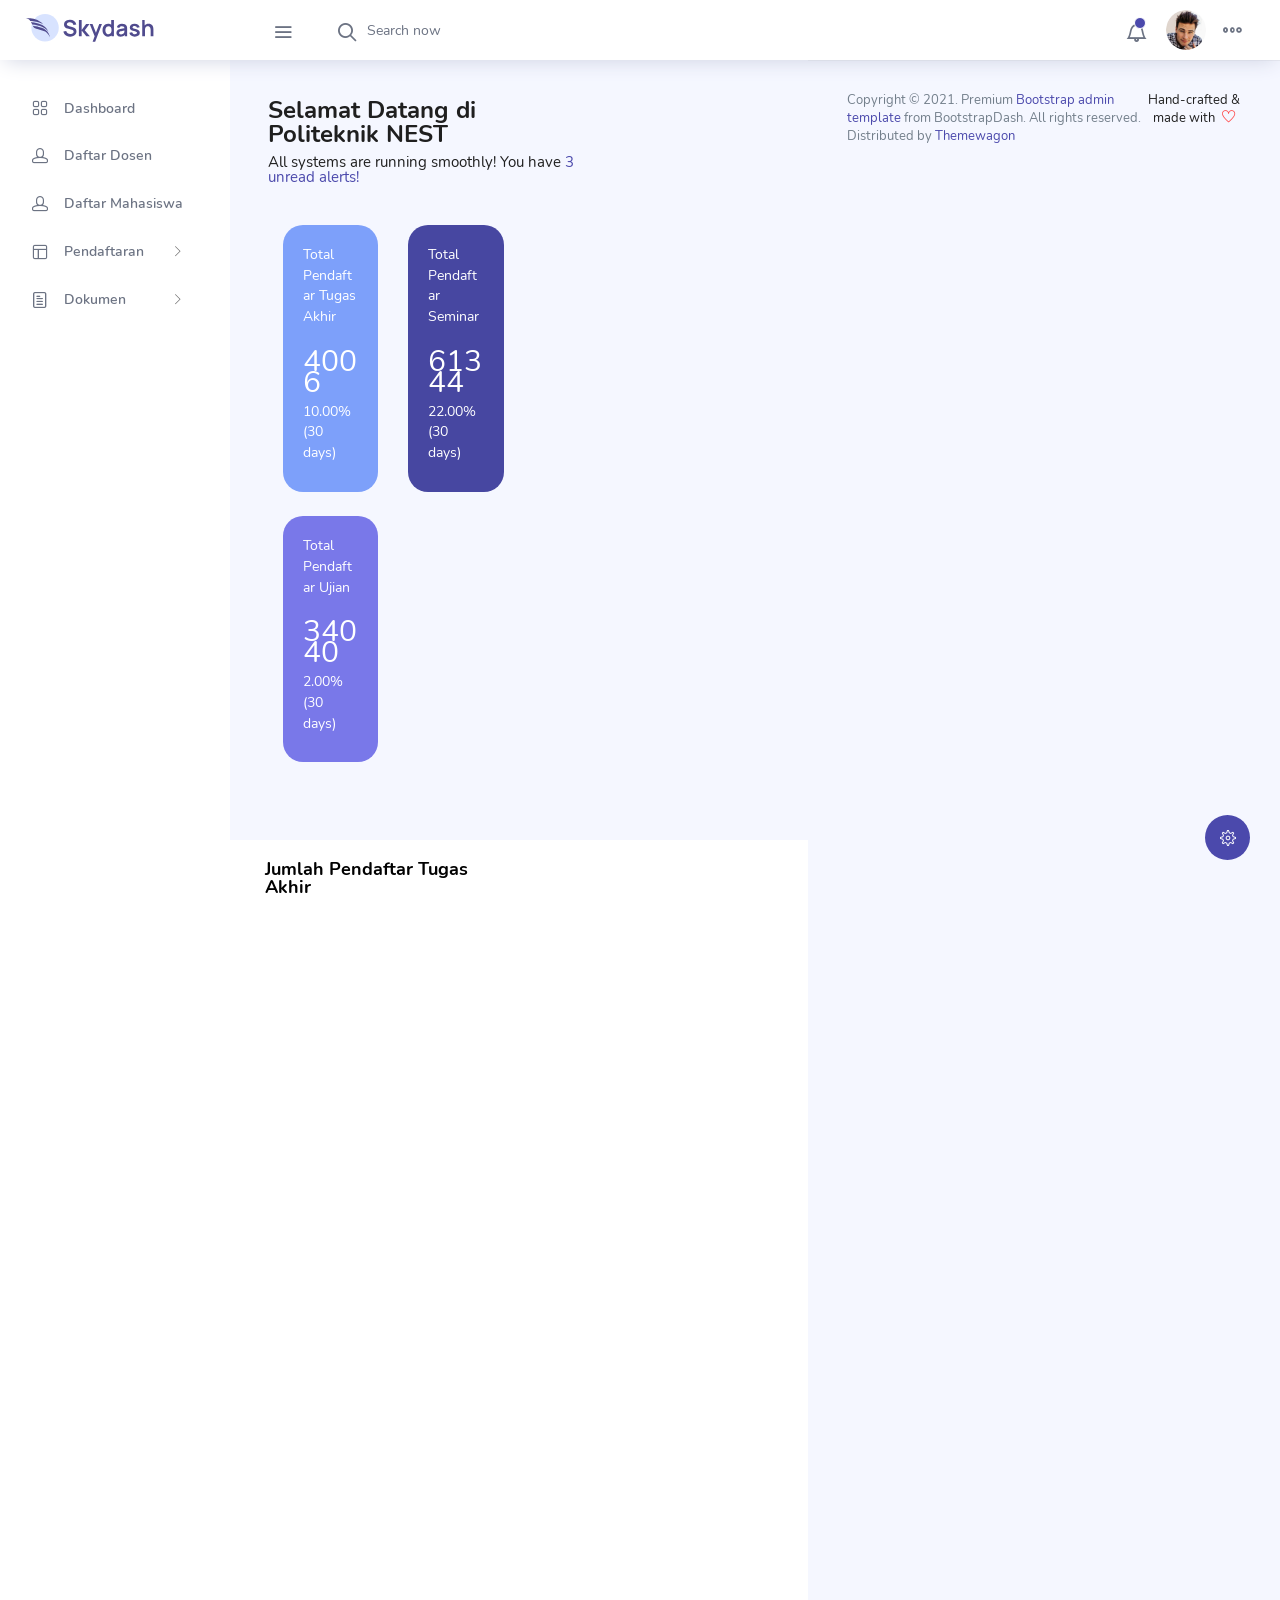
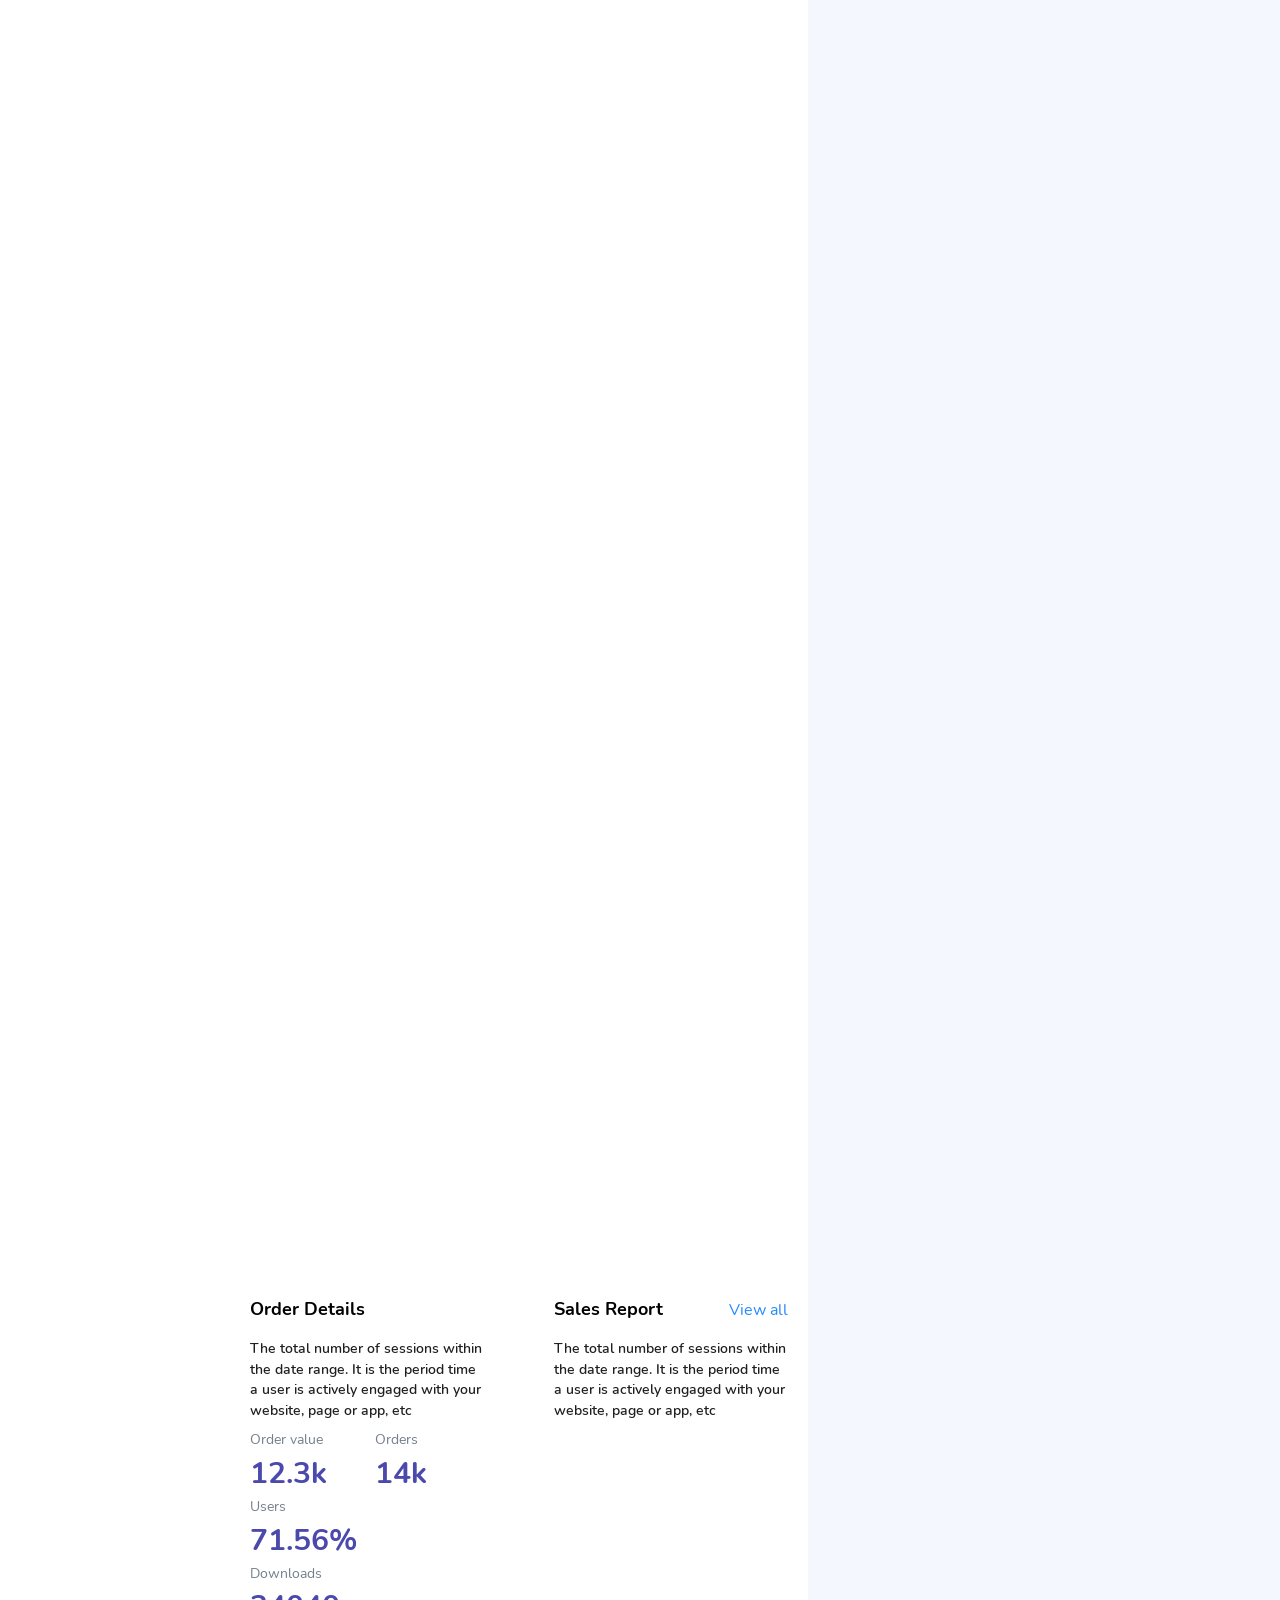
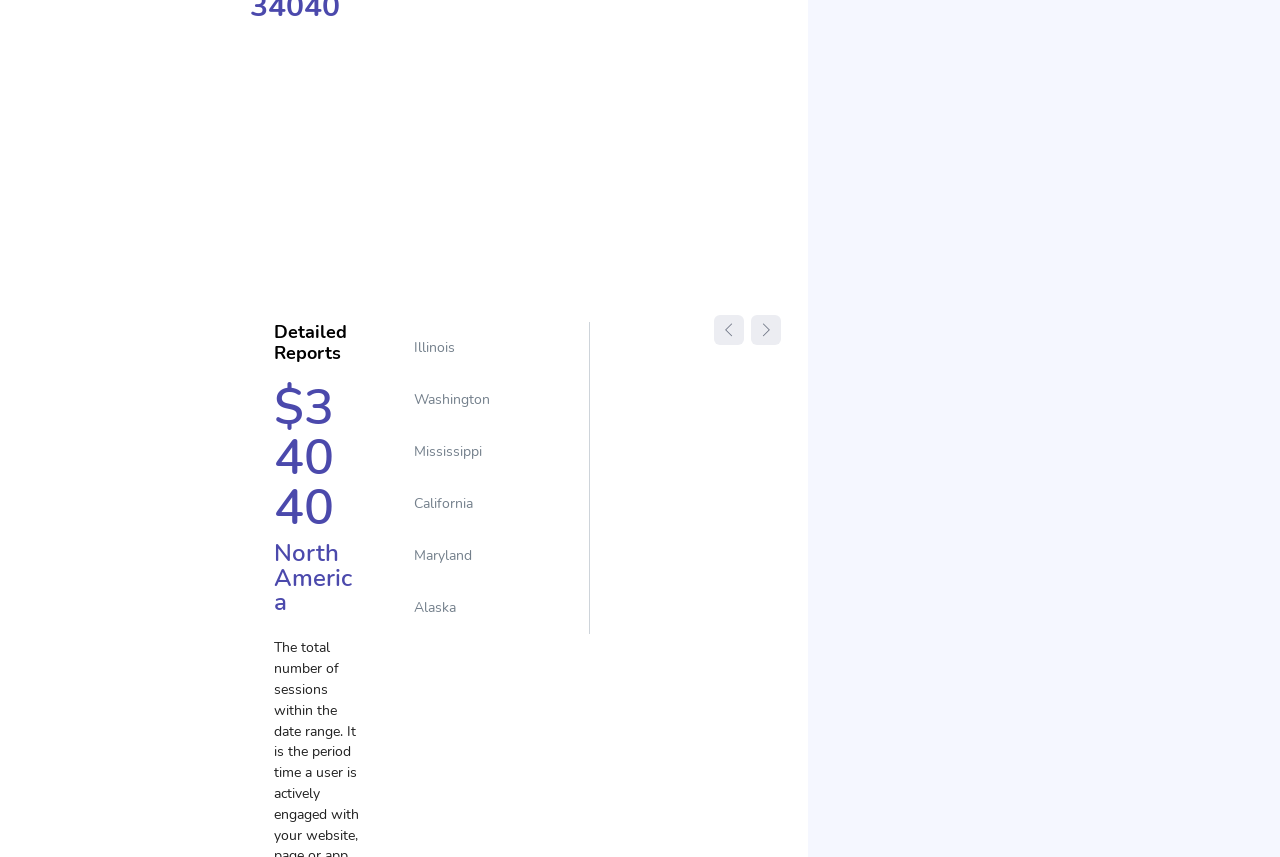
<file: pages/admin/index.html>
<!DOCTYPE html>
<html lang="en">

<head>
  <!-- Required meta tags -->
  <meta charset="utf-8">
  <meta name="viewport" content="width=device-width, initial-scale=1, shrink-to-fit=no">
  <title>Skydash Admin</title>
  <!-- plugins:css -->
  <link rel="stylesheet" href="../../Template/skydash/vendors/feather/feather.css">
  <link rel="stylesheet" href="../../Template/skydash/vendors/ti-icons/css/themify-icons.css">
  <link rel="stylesheet" href="../../Template/skydash/vendors/css/vendor.bundle.base.css">
  <!-- endinject -->
  <!-- Plugin css for this page -->
  <link rel="stylesheet" href="../../Template/skydash/vendors/datatables.net-bs4/dataTables.bootstrap4.css">
  <link rel="stylesheet" href="../../Template/skydash/vendors/ti-icons/css/themify-icons.css">
  <link rel="stylesheet" type="text/css" href="../../Template/skydash/js/select.dataTables.min.css">
  <!-- End plugin css for this page -->
  <!-- inject:css -->
  <link rel="stylesheet" href="../../Template/skydash/css/vertical-layout-light/style.css">
  <!-- endinject -->
  <link rel="shortcut icon" href="../../Template/skydash/images/favicon.png" />
</head>
<body>
  <div class="container-scroller">
    <!-- partial:partials/_navbar.html -->
    <nav class="navbar col-lg-12 col-12 p-0 fixed-top d-flex flex-row">
      <div class="text-center navbar-brand-wrapper d-flex align-items-center justify-content-center">
        <a class="navbar-brand brand-logo mr-5" href="index.html"><img src="../../Template/skydash/images/logo.svg" class="mr-2" alt="logo"/></a>
        <a class="navbar-brand brand-logo-mini" href="index.html"><img src="../../Template/skydash/images/logo-mini.svg" alt="logo"/></a>
      </div>
      <div class="navbar-menu-wrapper d-flex align-items-center justify-content-end">
        <button class="navbar-toggler navbar-toggler align-self-center" type="button" data-toggle="minimize">
          <span class="icon-menu"></span>
        </button>
        <ul class="navbar-nav mr-lg-2">
          <li class="nav-item nav-search d-none d-lg-block">
            <div class="input-group">
              <div class="input-group-prepend hover-cursor" id="navbar-search-icon">
                <span class="input-group-text" id="search">
                  <i class="icon-search"></i>
                </span>
              </div>
              <input type="text" class="form-control" id="navbar-search-input" placeholder="Search now" aria-label="search" aria-describedby="search">
            </div>
          </li>
        </ul>
        <ul class="navbar-nav navbar-nav-right">
          <li class="nav-item dropdown">
            <a class="nav-link count-indicator dropdown-toggle" id="notificationDropdown" href="#" data-toggle="dropdown">
              <i class="icon-bell mx-0"></i>
              <span class="count"></span>
            </a>
            <div class="dropdown-menu dropdown-menu-right navbar-dropdown preview-list" aria-labelledby="notificationDropdown">
              <p class="mb-0 font-weight-normal float-left dropdown-header">Notifications</p>
              <a class="dropdown-item preview-item">
                <div class="preview-thumbnail">
                  <div class="preview-icon bg-success">
                    <i class="ti-info-alt mx-0"></i>
                  </div>
                </div>
                <div class="preview-item-content">
                  <h6 class="preview-subject font-weight-normal">Application Error</h6>
                  <p class="font-weight-light small-text mb-0 text-muted">
                    Just now
                  </p>
                </div>
              </a>
              <a class="dropdown-item preview-item">
                <div class="preview-thumbnail">
                  <div class="preview-icon bg-warning">
                    <i class="ti-settings mx-0"></i>
                  </div>
                </div>
                <div class="preview-item-content">
                  <h6 class="preview-subject font-weight-normal">Settings</h6>
                  <p class="font-weight-light small-text mb-0 text-muted">
                    Private message
                  </p>
                </div>
              </a>
              <a class="dropdown-item preview-item">
                <div class="preview-thumbnail">
                  <div class="preview-icon bg-info">
                    <i class="ti-user mx-0"></i>
                  </div>
                </div>
                <div class="preview-item-content">
                  <h6 class="preview-subject font-weight-normal">New user registration</h6>
                  <p class="font-weight-light small-text mb-0 text-muted">
                    2 days ago
                  </p>
                </div>
              </a>
            </div>
          </li>
          <li class="nav-item nav-profile dropdown">
            <a class="nav-link dropdown-toggle" href="#" data-toggle="dropdown" id="profileDropdown">
              <img src="../../Template/skydash/images/faces/face28.jpg" alt="profile"/>
            </a>
            <div class="dropdown-menu dropdown-menu-right navbar-dropdown" aria-labelledby="profileDropdown">
              <a class="dropdown-item">
                <i class="ti-settings text-primary"></i>
                Settings
              </a>
              <a class="dropdown-item">
                <i class="ti-power-off text-primary"></i>
                Logout
              </a>
            </div>
          </li>
          <li class="nav-item nav-settings d-none d-lg-flex">
            <a class="nav-link" href="#">
              <i class="icon-ellipsis"></i>
            </a>
          </li>
        </ul>
        <button class="navbar-toggler navbar-toggler-right d-lg-none align-self-center" type="button" data-toggle="offcanvas">
          <span class="icon-menu"></span>
        </button>
      </div>
    </nav>
    <!-- partial -->
    <div class="container-fluid page-body-wrapper">
      <!-- partial:partials/_settings-panel.html -->
      <div class="theme-setting-wrapper">
        <div id="settings-trigger"><i class="ti-settings"></i></div>
        <div id="theme-settings" class="settings-panel">
          <i class="settings-close ti-close"></i>
          <p class="settings-heading">SIDEBAR SKINS</p>
          <div class="sidebar-bg-options selected" id="sidebar-light-theme"><div class="img-ss rounded-circle bg-light border mr-3"></div>Light</div>
          <div class="sidebar-bg-options" id="sidebar-dark-theme"><div class="img-ss rounded-circle bg-dark border mr-3"></div>Dark</div>
          <p class="settings-heading mt-2">HEADER SKINS</p>
          <div class="color-tiles mx-0 px-4">
            <div class="tiles success"></div>
            <div class="tiles warning"></div>
            <div class="tiles danger"></div>
            <div class="tiles info"></div>
            <div class="tiles dark"></div>
            <div class="tiles default"></div>
          </div>
        </div>
      </div>
      <div id="right-sidebar" class="settings-panel">
        <i class="settings-close ti-close"></i>
        <ul class="nav nav-tabs border-top" id="setting-panel" role="tablist">
          <li class="nav-item">
            <a class="nav-link active" id="todo-tab" data-toggle="tab" href="#todo-section" role="tab" aria-controls="todo-section" aria-expanded="true">TO DO LIST</a>
          </li>
          <li class="nav-item">
            <a class="nav-link" id="chats-tab" data-toggle="tab" href="#chats-section" role="tab" aria-controls="chats-section">CHATS</a>
          </li>
        </ul>
        <div class="tab-content" id="setting-content">
          <div class="tab-pane fade show active scroll-wrapper" id="todo-section" role="tabpanel" aria-labelledby="todo-section">
            <div class="add-items d-flex px-3 mb-0">
              <form class="form w-100">
                <div class="form-group d-flex">
                  <input type="text" class="form-control todo-list-input" placeholder="Add To-do">
                  <button type="submit" class="add btn btn-primary todo-list-add-btn" id="add-task">Add</button>
                </div>
              </form>
            </div>
            <div class="list-wrapper px-3">
              <ul class="d-flex flex-column-reverse todo-list">
                <li>
                  <div class="form-check">
                    <label class="form-check-label">
                      <input class="checkbox" type="checkbox">
                      Team review meeting at 3.00 PM
                    </label>
                  </div>
                  <i class="remove ti-close"></i>
                </li>
                <li>
                  <div class="form-check">
                    <label class="form-check-label">
                      <input class="checkbox" type="checkbox">
                      Prepare for presentation
                    </label>
                  </div>
                  <i class="remove ti-close"></i>
                </li>
                <li>
                  <div class="form-check">
                    <label class="form-check-label">
                      <input class="checkbox" type="checkbox">
                      Resolve all the low priority tickets due today
                    </label>
                  </div>
                  <i class="remove ti-close"></i>
                </li>
                <li class="completed">
                  <div class="form-check">
                    <label class="form-check-label">
                      <input class="checkbox" type="checkbox" checked>
                      Schedule meeting for next week
                    </label>
                  </div>
                  <i class="remove ti-close"></i>
                </li>
                <li class="completed">
                  <div class="form-check">
                    <label class="form-check-label">
                      <input class="checkbox" type="checkbox" checked>
                      Project review
                    </label>
                  </div>
                  <i class="remove ti-close"></i>
                </li>
              </ul>
            </div>
            <h4 class="px-3 text-muted mt-5 font-weight-light mb-0">Events</h4>
            <div class="events pt-4 px-3">
              <div class="wrapper d-flex mb-2">
                <i class="ti-control-record text-primary mr-2"></i>
                <span>Feb 11 2018</span>
              </div>
              <p class="mb-0 font-weight-thin text-gray">Creating component page build a js</p>
              <p class="text-gray mb-0">The total number of sessions</p>
            </div>
            <div class="events pt-4 px-3">
              <div class="wrapper d-flex mb-2">
                <i class="ti-control-record text-primary mr-2"></i>
                <span>Feb 7 2018</span>
              </div>
              <p class="mb-0 font-weight-thin text-gray">Meeting with Alisa</p>
              <p class="text-gray mb-0 ">Call Sarah Graves</p>
            </div>
          </div>
          <!-- To do section tab ends -->
          <div class="tab-pane fade" id="chats-section" role="tabpanel" aria-labelledby="chats-section">
            <div class="d-flex align-items-center justify-content-between border-bottom">
              <p class="settings-heading border-top-0 mb-3 pl-3 pt-0 border-bottom-0 pb-0">Friends</p>
              <small class="settings-heading border-top-0 mb-3 pt-0 border-bottom-0 pb-0 pr-3 font-weight-normal">See All</small>
            </div>
            <ul class="chat-list">
              <li class="list active">
                <div class="profile"><img src="../../Template/skydash/images/faces/face1.jpg" alt="image"><span class="online"></span></div>
                <div class="info">
                  <p>Thomas Douglas</p>
                  <p>Available</p>
                </div>
                <small class="text-muted my-auto">19 min</small>
              </li>
              <li class="list">
                <div class="profile"><img src="../../Template/skydash/images/faces/face2.jpg" alt="image"><span class="offline"></span></div>
                <div class="info">
                  <div class="wrapper d-flex">
                    <p>Catherine</p>
                  </div>
                  <p>Away</p>
                </div>
                <div class="badge badge-success badge-pill my-auto mx-2">4</div>
                <small class="text-muted my-auto">23 min</small>
              </li>
              <li class="list">
                <div class="profile"><img src="../../Template/skydash/images/faces/face3.jpg" alt="image"><span class="online"></span></div>
                <div class="info">
                  <p>Daniel Russell</p>
                  <p>Available</p>
                </div>
                <small class="text-muted my-auto">14 min</small>
              </li>
              <li class="list">
                <div class="profile"><img src="../../Template/skydash/images/faces/face4.jpg" alt="image"><span class="offline"></span></div>
                <div class="info">
                  <p>James Richardson</p>
                  <p>Away</p>
                </div>
                <small class="text-muted my-auto">2 min</small>
              </li>
              <li class="list">
                <div class="profile"><img src="../../Template/skydash/images/faces/face5.jpg" alt="image"><span class="online"></span></div>
                <div class="info">
                  <p>Madeline Kennedy</p>
                  <p>Available</p>
                </div>
                <small class="text-muted my-auto">5 min</small>
              </li>
              <li class="list">
                <div class="profile"><img src="../../Template/skydash/images/faces/face6.jpg" alt="image"><span class="online"></span></div>
                <div class="info">
                  <p>Sarah Graves</p>
                  <p>Available</p>
                </div>
                <small class="text-muted my-auto">47 min</small>
              </li>
            </ul>
          </div>
          <!-- chat tab ends -->
        </div>
      </div>
      <!-- partial -->
      <!-- partial:partials/_sidebar.html -->
      <nav class="sidebar sidebar-offcanvas" id="sidebar">
        <ul class="nav">
          <li class="nav-item">
            <a class="nav-link" href="index.html">
              <i class="icon-grid menu-icon"></i>
              <span class="menu-title">Dashboard</span>
            </a>
          </li>
          <li class="nav-item">
            <a class="nav-link" href="">
              <i class="icon-head menu-icon"></i>
              <span class="menu-title">Daftar Dosen</span>
            </a>
          </li>
          <li class="nav-item">
            <a class="nav-link" href="">
              <i class="icon-head menu-icon"></i>
              <span class="menu-title">Daftar Mahasiswa</span>
            </a>
          </li>
          <li class="nav-item">
            <a class="nav-link" data-toggle="collapse" href="#ui-basic" aria-expanded="false" aria-controls="ui-basic">
              <i class="icon-layout menu-icon"></i>
              <span class="menu-title">Pendaftaran</span>
              <i class="menu-arrow"></i>
            </a>
            <div class="collapse" id="ui-basic">
              <ul class="nav flex-column sub-menu">
                <li class="nav-item"> <a class="nav-link" href="pages/ui-features/buttons.html">Tugas Akhir</a></li>
                <li class="nav-item"> <a class="nav-link" href="pages/ui-features/dropdowns.html">Seminar</a></li>
                <li class="nav-item"> <a class="nav-link" href="pages/ui-features/typography.html">Ujian</a></li>
              </ul>
            </div>
          </li>
          <li class="nav-item">
            <a class="nav-link" data-toggle="collapse" href="#ui-basic" aria-expanded="false" aria-controls="ui-basic">
              <i class="icon-paper menu-icon"></i>
              <span class="menu-title">Dokumen</span>
              <i class="menu-arrow"></i>
            </a>
            <div class="collapse" id="ui-basic">
              <ul class="nav flex-column sub-menu">
                <li class="nav-item"> <a class="nav-link" href="pages/ui-features/buttons.html">Tugas Akhir</a></li>
                <li class="nav-item"> <a class="nav-link" href="pages/ui-features/dropdowns.html">Seminar</a></li>
                <li class="nav-item"> <a class="nav-link" href="pages/ui-features/typography.html">Ujian</a></li>
              </ul>
            </div>
          </li>
        </ul>
      </nav>
      <!-- partial -->
      <div class="main-panel">
        <div class="content-wrapper">
          <div class="row">
            <div class="col-md-12 grid-margin">
              <div class="row">
                <div class="col-12 col-xl-8 mb-4 mb-xl-0">
                  <h3 class="font-weight-bold">Selamat Datang di Politeknik NEST</h3>
                  <h6 class="font-weight-normal mb-0">All systems are running smoothly! You have <span class="text-primary">3 unread alerts!</span></h6>
                </div>
              </div>
            </div>
          </div>
            <div class="col-md-6 grid-margin transparent">
              <div class="row">
                <div class="col-md-6 mb-4 stretch-card transparent">
                  <div class="card card-tale">
                    <div class="card-body">
                      <p class="mb-4">Total Pendaftar Tugas Akhir</p>
                      <p class="fs-30 mb-2">4006</p>
                      <p>10.00% (30 days)</p>
                    </div>
                  </div>
                </div>
                <div class="col-md-6 mb-4 stretch-card transparent">
                  <div class="card card-dark-blue">
                    <div class="card-body">
                      <p class="mb-4">Total Pendaftar Seminar</p>
                      <p class="fs-30 mb-2">61344</p>
                      <p>22.00% (30 days)</p>
                    </div>
                  </div>
                </div>
              </div>
              <div class="row">
                <div class="col-md-6 mb-4 mb-lg-0 stretch-card transparent">
                  <div class="card card-light-blue">
                    <div class="card-body">
                      <p class="mb-4">Total Pendaftar Ujian</p>
                      <p class="fs-30 mb-2">34040</p>
                      <p>2.00% (30 days)</p>
                    </div>
                  </div>
                </div>
              </div>
            </div>
          </div>
          <!--Order-->

          <div class="col-lg-6 grid-margin stretch-card">
            <div class="card">
              <div class="card-body">
                <h4 class="card-title">Jumlah Pendaftar Tugas Akhir</h4>
                <canvas id="doughnutChart"></canvas>
              </div>
            </div>
          </div>

          <div class="row">
            <div class="col-md-6 grid-margin stretch-card">
              <div class="card">
                <div class="card-body">
                  <p class="card-title">Order Details</p>
                  <p class="font-weight-500">The total number of sessions within the date range. It is the period time a user is actively engaged with your website, page or app, etc</p>
                  <div class="d-flex flex-wrap mb-5">
                    <div class="mr-5 mt-3">
                      <p class="text-muted">Order value</p>
                      <h3 class="text-primary fs-30 font-weight-medium">12.3k</h3>
                    </div>
                    <div class="mr-5 mt-3">
                      <p class="text-muted">Orders</p>
                      <h3 class="text-primary fs-30 font-weight-medium">14k</h3>
                    </div>
                    <div class="mr-5 mt-3">
                      <p class="text-muted">Users</p>
                      <h3 class="text-primary fs-30 font-weight-medium">71.56%</h3>
                    </div>
                    <div class="mt-3">
                      <p class="text-muted">Downloads</p>
                      <h3 class="text-primary fs-30 font-weight-medium">34040</h3>
                    </div> 
                  </div>
                  <canvas id="order-chart"></canvas>
                </div>
              </div>
            </div>
            <div class="col-md-6 grid-margin stretch-card">
              <div class="card">
                <div class="card-body">
                 <div class="d-flex justify-content-between">
                  <p class="card-title">Sales Report</p>
                  <a href="#" class="text-info">View all</a>
                 </div>
                  <p class="font-weight-500">The total number of sessions within the date range. It is the period time a user is actively engaged with your website, page or app, etc</p>
                  <div id="sales-legend" class="chartjs-legend mt-4 mb-2"></div>
                  <canvas id="sales-chart"></canvas>
                </div>
              </div>
            </div>
          </div>
          <!--Engagement with countries-->
          <div class="row">
            <div class="col-md-12 grid-margin stretch-card">
              <div class="card position-relative">
                <div class="card-body">
                  <div id="detailedReports" class="carousel slide detailed-report-carousel position-static pt-2" data-ride="carousel">
                    <div class="carousel-inner">
                      <div class="carousel-item active">
                        <div class="row">
                          <div class="col-md-12 col-xl-3 d-flex flex-column justify-content-start">
                            <div class="ml-xl-4 mt-3">
                            <p class="card-title">Detailed Reports</p>
                              <h1 class="text-primary">$34040</h1>
                              <h3 class="font-weight-500 mb-xl-4 text-primary">North America</h3>
                              <p class="mb-2 mb-xl-0">The total number of sessions within the date range. It is the period time a user is actively engaged with your website, page or app, etc</p>
                            </div>  
                            </div>
                          <div class="col-md-12 col-xl-9">
                            <div class="row">
                              <div class="col-md-6 border-right">
                                <div class="table-responsive mb-3 mb-md-0 mt-3">
                                  <table class="table table-borderless report-table">
                                    <tr>
                                      <td class="text-muted">Illinois</td>
                                      <td class="w-100 px-0">
                                        <div class="progress progress-md mx-4">
                                          <div class="progress-bar bg-primary" role="progressbar" style="width: 70%" aria-valuenow="70" aria-valuemin="0" aria-valuemax="100"></div>
                                        </div>
                                      </td>
                                      <td><h5 class="font-weight-bold mb-0">713</h5></td>
                                    </tr>
                                    <tr>
                                      <td class="text-muted">Washington</td>
                                      <td class="w-100 px-0">
                                        <div class="progress progress-md mx-4">
                                          <div class="progress-bar bg-warning" role="progressbar" style="width: 30%" aria-valuenow="30" aria-valuemin="0" aria-valuemax="100"></div>
                                        </div>
                                      </td>
                                      <td><h5 class="font-weight-bold mb-0">583</h5></td>
                                    </tr>
                                    <tr>
                                      <td class="text-muted">Mississippi</td>
                                      <td class="w-100 px-0">
                                        <div class="progress progress-md mx-4">
                                          <div class="progress-bar bg-danger" role="progressbar" style="width: 95%" aria-valuenow="95" aria-valuemin="0" aria-valuemax="100"></div>
                                        </div>
                                      </td>
                                      <td><h5 class="font-weight-bold mb-0">924</h5></td>
                                    </tr>
                                    <tr>
                                      <td class="text-muted">California</td>
                                      <td class="w-100 px-0">
                                        <div class="progress progress-md mx-4">
                                          <div class="progress-bar bg-info" role="progressbar" style="width: 60%" aria-valuenow="60" aria-valuemin="0" aria-valuemax="100"></div>
                                        </div>
                                      </td>
                                      <td><h5 class="font-weight-bold mb-0">664</h5></td>
                                    </tr>
                                    <tr>
                                      <td class="text-muted">Maryland</td>
                                      <td class="w-100 px-0">
                                        <div class="progress progress-md mx-4">
                                          <div class="progress-bar bg-primary" role="progressbar" style="width: 40%" aria-valuenow="40" aria-valuemin="0" aria-valuemax="100"></div>
                                        </div>
                                      </td>
                                      <td><h5 class="font-weight-bold mb-0">560</h5></td>
                                    </tr>
                                    <tr>
                                      <td class="text-muted">Alaska</td>
                                      <td class="w-100 px-0">
                                        <div class="progress progress-md mx-4">
                                          <div class="progress-bar bg-danger" role="progressbar" style="width: 75%" aria-valuenow="75" aria-valuemin="0" aria-valuemax="100"></div>
                                        </div>
                                      </td>
                                      <td><h5 class="font-weight-bold mb-0">793</h5></td>
                                    </tr>
                                  </table>
                                </div>
                              </div>
                              <div class="col-md-6 mt-3">
                                <canvas id="north-america-chart"></canvas>
                                <div id="north-america-legend"></div>
                              </div>
                            </div>
                          </div>
                        </div>
                      </div>
                      <div class="carousel-item">
                        <div class="row">
                          <div class="col-md-12 col-xl-3 d-flex flex-column justify-content-start">
                            <div class="ml-xl-4 mt-3">
                            <p class="card-title">Detailed Reports</p>
                              <h1 class="text-primary">$34040</h1>
                              <h3 class="font-weight-500 mb-xl-4 text-primary">North America</h3>
                              <p class="mb-2 mb-xl-0">The total number of sessions within the date range. It is the period time a user is actively engaged with your website, page or app, etc</p>
                            </div>  
                            </div>
                          <div class="col-md-12 col-xl-9">
                            <div class="row">
                              <div class="col-md-6 border-right">
                                <div class="table-responsive mb-3 mb-md-0 mt-3">
                                  <table class="table table-borderless report-table">
                                    <tr>
                                      <td class="text-muted">Illinois</td>
                                      <td class="w-100 px-0">
                                        <div class="progress progress-md mx-4">
                                          <div class="progress-bar bg-primary" role="progressbar" style="width: 70%" aria-valuenow="70" aria-valuemin="0" aria-valuemax="100"></div>
                                        </div>
                                      </td>
                                      <td><h5 class="font-weight-bold mb-0">713</h5></td>
                                    </tr>
                                    <tr>
                                      <td class="text-muted">Washington</td>
                                      <td class="w-100 px-0">
                                        <div class="progress progress-md mx-4">
                                          <div class="progress-bar bg-warning" role="progressbar" style="width: 30%" aria-valuenow="30" aria-valuemin="0" aria-valuemax="100"></div>
                                        </div>
                                      </td>
                                      <td><h5 class="font-weight-bold mb-0">583</h5></td>
                                    </tr>
                                    <tr>
                                      <td class="text-muted">Mississippi</td>
                                      <td class="w-100 px-0">
                                        <div class="progress progress-md mx-4">
                                          <div class="progress-bar bg-danger" role="progressbar" style="width: 95%" aria-valuenow="95" aria-valuemin="0" aria-valuemax="100"></div>
                                        </div>
                                      </td>
                                      <td><h5 class="font-weight-bold mb-0">924</h5></td>
                                    </tr>
                                    <tr>
                                      <td class="text-muted">California</td>
                                      <td class="w-100 px-0">
                                        <div class="progress progress-md mx-4">
                                          <div class="progress-bar bg-info" role="progressbar" style="width: 60%" aria-valuenow="60" aria-valuemin="0" aria-valuemax="100"></div>
                                        </div>
                                      </td>
                                      <td><h5 class="font-weight-bold mb-0">664</h5></td>
                                    </tr>
                                    <tr>
                                      <td class="text-muted">Maryland</td>
                                      <td class="w-100 px-0">
                                        <div class="progress progress-md mx-4">
                                          <div class="progress-bar bg-primary" role="progressbar" style="width: 40%" aria-valuenow="40" aria-valuemin="0" aria-valuemax="100"></div>
                                        </div>
                                      </td>
                                      <td><h5 class="font-weight-bold mb-0">560</h5></td>
                                    </tr>
                                    <tr>
                                      <td class="text-muted">Alaska</td>
                                      <td class="w-100 px-0">
                                        <div class="progress progress-md mx-4">
                                          <div class="progress-bar bg-danger" role="progressbar" style="width: 75%" aria-valuenow="75" aria-valuemin="0" aria-valuemax="100"></div>
                                        </div>
                                      </td>
                                      <td><h5 class="font-weight-bold mb-0">793</h5></td>
                                    </tr>
                                  </table>
                                </div>
                              </div>
                              <div class="col-md-6 mt-3">
                                <canvas id="south-america-chart"></canvas>
                                <div id="south-america-legend"></div>
                              </div>
                            </div>
                          </div>
                        </div>
                      </div>
                    </div>
                    <a class="carousel-control-prev" href="#detailedReports" role="button" data-slide="prev">
                      <span class="carousel-control-prev-icon" aria-hidden="true"></span>
                      <span class="sr-only">Previous</span>
                    </a>
                    <a class="carousel-control-next" href="#detailedReports" role="button" data-slide="next">
                      <span class="carousel-control-next-icon" aria-hidden="true"></span>
                      <span class="sr-only">Next</span>
                    </a>
                  </div>
                </div>
              </div>
            </div>
          </div>
          <!--Product-->
          <div class="row">
            <div class="col-md-7 grid-margin stretch-card">
              <div class="card">
                <div class="card-body">
                  <p class="card-title mb-0">Top Products</p>
                  <div class="table-responsive">
                    <table class="table table-striped table-borderless">
                      <thead>
                        <tr>
                          <th>Product</th>
                          <th>Price</th>
                          <th>Date</th>
                          <th>Status</th>
                        </tr>  
                      </thead>
                      <tbody>
                        <tr>
                          <td>Search Engine Marketing</td>
                          <td class="font-weight-bold">$362</td>
                          <td>21 Sep 2018</td>
                          <td class="font-weight-medium"><div class="badge badge-success">Completed</div></td>
                        </tr>
                        <tr>
                          <td>Search Engine Optimization</td>
                          <td class="font-weight-bold">$116</td>
                          <td>13 Jun 2018</td>
                          <td class="font-weight-medium"><div class="badge badge-success">Completed</div></td>
                        </tr>
                        <tr>
                          <td>Display Advertising</td>
                          <td class="font-weight-bold">$551</td>
                          <td>28 Sep 2018</td>
                          <td class="font-weight-medium"><div class="badge badge-warning">Pending</div></td>
                        </tr>
                        <tr>
                          <td>Pay Per Click Advertising</td>
                          <td class="font-weight-bold">$523</td>
                          <td>30 Jun 2018</td>
                          <td class="font-weight-medium"><div class="badge badge-warning">Pending</div></td>
                        </tr>
                        <tr>
                          <td>E-Mail Marketing</td>
                          <td class="font-weight-bold">$781</td>
                          <td>01 Nov 2018</td>
                          <td class="font-weight-medium"><div class="badge badge-danger">Cancelled</div></td>
                        </tr>
                        <tr>
                          <td>Referral Marketing</td>
                          <td class="font-weight-bold">$283</td>
                          <td>20 Mar 2018</td>
                          <td class="font-weight-medium"><div class="badge badge-warning">Pending</div></td>
                        </tr>
                        <tr>
                          <td>Social media marketing</td>
                          <td class="font-weight-bold">$897</td>
                          <td>26 Oct 2018</td>
                          <td class="font-weight-medium"><div class="badge badge-success">Completed</div></td>
                        </tr>
                      </tbody>
                    </table>
                  </div>
                </div>
              </div>
            </div>
            <div class="col-md-5 grid-margin stretch-card">
							<div class="card">
								<div class="card-body">
									<h4 class="card-title">To Do Lists</h4>
									<div class="list-wrapper pt-2">
										<ul class="d-flex flex-column-reverse todo-list todo-list-custom">
											<li>
												<div class="form-check form-check-flat">
													<label class="form-check-label">
														<input class="checkbox" type="checkbox">
														Meeting with Urban Team
													</label>
												</div>
												<i class="remove ti-close"></i>
											</li>
											<li class="completed">
												<div class="form-check form-check-flat">
													<label class="form-check-label">
														<input class="checkbox" type="checkbox" checked>
														Duplicate a project for new customer
													</label>
												</div>
												<i class="remove ti-close"></i>
											</li>
											<li>
												<div class="form-check form-check-flat">
													<label class="form-check-label">
														<input class="checkbox" type="checkbox">
														Project meeting with CEO
													</label>
												</div>
												<i class="remove ti-close"></i>
											</li>
											<li class="completed">
												<div class="form-check form-check-flat">
													<label class="form-check-label">
														<input class="checkbox" type="checkbox" checked>
														Follow up of team zilla
													</label>
												</div>
												<i class="remove ti-close"></i>
											</li>
											<li>
												<div class="form-check form-check-flat">
													<label class="form-check-label">
														<input class="checkbox" type="checkbox">
														Level up for Antony
													</label>
												</div>
												<i class="remove ti-close"></i>
											</li>
										</ul>
                  </div>
                  <div class="add-items d-flex mb-0 mt-2">
										<input type="text" class="form-control todo-list-input"  placeholder="Add new task">
										<button class="add btn btn-icon text-primary todo-list-add-btn bg-transparent"><i class="icon-circle-plus"></i></button>
									</div>
								</div>
							</div>
            </div>
          </div>
          <!--Projects in places-->
          <div class="row">
            <div class="col-md-4 stretch-card grid-margin">
              <div class="card">
                <div class="card-body">
                  <p class="card-title mb-0">Projects</p>
                  <div class="table-responsive">
                    <table class="table table-borderless">
                      <thead>
                        <tr>
                          <th class="pl-0  pb-2 border-bottom">Places</th>
                          <th class="border-bottom pb-2">Orders</th>
                          <th class="border-bottom pb-2">Users</th>
                        </tr>
                      </thead>
                      <tbody>
                        <tr>
                          <td class="pl-0">Kentucky</td>
                          <td><p class="mb-0"><span class="font-weight-bold mr-2">65</span>(2.15%)</p></td>
                          <td class="text-muted">65</td>
                        </tr>
                        <tr>
                          <td class="pl-0">Ohio</td>
                          <td><p class="mb-0"><span class="font-weight-bold mr-2">54</span>(3.25%)</p></td>
                          <td class="text-muted">51</td>
                        </tr>
                        <tr>
                          <td class="pl-0">Nevada</td>
                          <td><p class="mb-0"><span class="font-weight-bold mr-2">22</span>(2.22%)</p></td>
                          <td class="text-muted">32</td>
                        </tr>
                        <tr>
                          <td class="pl-0">North Carolina</td>
                          <td><p class="mb-0"><span class="font-weight-bold mr-2">46</span>(3.27%)</p></td>
                          <td class="text-muted">15</td>
                        </tr>
                        <tr>
                          <td class="pl-0">Montana</td>
                          <td><p class="mb-0"><span class="font-weight-bold mr-2">17</span>(1.25%)</p></td>
                          <td class="text-muted">25</td>
                        </tr>
                        <tr>
                          <td class="pl-0">Nevada</td>
                          <td><p class="mb-0"><span class="font-weight-bold mr-2">52</span>(3.11%)</p></td>
                          <td class="text-muted">71</td>
                        </tr>
                        <tr>
                          <td class="pl-0 pb-0">Louisiana</td>
                          <td class="pb-0"><p class="mb-0"><span class="font-weight-bold mr-2">25</span>(1.32%)</p></td>
                          <td class="pb-0">14</td>
                        </tr>
                      </tbody>
                    </table>
                  </div>
                </div>
              </div>
            </div>
            <div class="col-md-4 stretch-card grid-margin">
              <div class="row">
                <div class="col-md-12 grid-margin stretch-card">
                  <div class="card">
                    <div class="card-body">
                      <p class="card-title">Charts</p>
                      <div class="charts-data">
                        <div class="mt-3">
                          <p class="mb-0">Data 1</p>
                          <div class="d-flex justify-content-between align-items-center">
                            <div class="progress progress-md flex-grow-1 mr-4">
                              <div class="progress-bar bg-inf0" role="progressbar" style="width: 95%" aria-valuenow="95" aria-valuemin="0" aria-valuemax="100"></div>
                            </div>
                            <p class="mb-0">5k</p>
                          </div>
                        </div>
                        <div class="mt-3">
                          <p class="mb-0">Data 2</p>
                          <div class="d-flex justify-content-between align-items-center">
                            <div class="progress progress-md flex-grow-1 mr-4">
                              <div class="progress-bar bg-info" role="progressbar" style="width: 35%" aria-valuenow="35" aria-valuemin="0" aria-valuemax="100"></div>
                            </div>
                            <p class="mb-0">1k</p>
                          </div>
                        </div>
                        <div class="mt-3">
                          <p class="mb-0">Data 3</p>
                          <div class="d-flex justify-content-between align-items-center">
                            <div class="progress progress-md flex-grow-1 mr-4">
                              <div class="progress-bar bg-info" role="progressbar" style="width: 48%" aria-valuenow="48" aria-valuemin="0" aria-valuemax="100"></div>
                            </div>
                            <p class="mb-0">992</p>
                          </div>
                        </div>
                        <div class="mt-3">
                          <p class="mb-0">Data 4</p>
                          <div class="d-flex justify-content-between align-items-center">
                            <div class="progress progress-md flex-grow-1 mr-4">
                              <div class="progress-bar bg-info" role="progressbar" style="width: 25%" aria-valuenow="25" aria-valuemin="0" aria-valuemax="100"></div>
                            </div>
                            <p class="mb-0">687</p>
                          </div>
                        </div>
                      </div>  
                    </div>
                  </div>
                </div>
                <div class="col-md-12 stretch-card grid-margin grid-margin-md-0">
                  <div class="card data-icon-card-primary">
                    <div class="card-body">
                      <p class="card-title text-white">Number of Meetings</p>                      
                      <div class="row">
                        <div class="col-8 text-white">
                          <h3>34040</h3>
                          <p class="text-white font-weight-500 mb-0">The total number of sessions within the date range.It is calculated as the sum . </p>
                        </div>
                        <div class="col-4 background-icon">
                        </div>
                      </div>
                    </div>
                  </div>
                </div>
              </div>
            </div>
            <div class="col-md-4 stretch-card grid-margin">
              <div class="card">
                <div class="card-body">
                  <p class="card-title">Notifications</p>
                  <ul class="icon-data-list">
                    <li>
                      <div class="d-flex">
                        <img src="../../Template/skydash/images/faces/face1.jpg" alt="user">
                        <div>
                          <p class="text-info mb-1">Isabella Becker</p>
                          <p class="mb-0">Sales dashboard have been created</p>
                          <small>9:30 am</small>
                        </div>
                      </div>
                    </li>
                    <li>
                      <div class="d-flex">
                        <img src="../../Template/skydash/images/faces/face2.jpg" alt="user">
                        <div>
                          <p class="text-info mb-1">Adam Warren</p>
                          <p class="mb-0">You have done a great job #TW111</p>
                          <small>10:30 am</small>
                        </div>
                      </div>
                    </li>
                    <li>
                      <div class="d-flex">
                      <img src="../../Template/skydash/images/faces/face3.jpg" alt="user">
                     <div>
                      <p class="text-info mb-1">Leonard Thornton</p>
                      <p class="mb-0">Sales dashboard have been created</p>
                      <small>11:30 am</small>
                     </div>
                      </div>
                    </li>
                    <li>
                      <div class="d-flex">
                        <img src="../../Template/skydash/images/faces/face4.jpg" alt="user">
                        <div>
                          <p class="text-info mb-1">George Morrison</p>
                          <p class="mb-0">Sales dashboard have been created</p>
                          <small>8:50 am</small>
                        </div>
                      </div>
                    </li>
                    <li>
                      <div class="d-flex">
                        <img src="../../Template/skydash/images/faces/face5.jpg" alt="user">
                        <div>
                        <p class="text-info mb-1">Ryan Cortez</p>
                        <p class="mb-0">Herbs are fun and easy to grow.</p>
                        <small>9:00 am</small>
                        </div>
                      </div>
                    </li>
                  </ul>
                </div>
              </div>
            </div>
          </div>
          <!--Advanced-->
          <div class="row">
            <div class="col-md-12 grid-margin stretch-card">
              <div class="card">
                <div class="card-body">
                  <p class="card-title">Advanced Table</p>
                  <div class="row">
                    <div class="col-12">
                      <div class="table-responsive">
                        <table id="example" class="display expandable-table" style="width:100%">
                          <thead>
                            <tr>
                              <th>Quote#</th>
                              <th>Product</th>
                              <th>Business type</th>
                              <th>Policy holder</th>
                              <th>Premium</th>
                              <th>Status</th>
                              <th>Updated at</th>
                              <th></th>
                            </tr>
                          </thead>
                      </table>
                      </div>
                    </div>
                  </div>
                  </div>
                </div>

                
              </div>
            </div>
        </div>
        <!-- content-wrapper ends -->
        <!-- partial:partials/_footer.html -->
        <footer class="footer">
          <div class="d-sm-flex justify-content-center justify-content-sm-between">
            <span class="text-muted text-center text-sm-left d-block d-sm-inline-block">Copyright © 2021.  Premium <a href="https://www.bootstrapdash.com/" target="_blank">Bootstrap admin template</a> from BootstrapDash. All rights reserved.</span>
            <span class="float-none float-sm-right d-block mt-1 mt-sm-0 text-center">Hand-crafted & made with <i class="ti-heart text-danger ml-1"></i></span>
          </div>
          <div class="d-sm-flex justify-content-center justify-content-sm-between">
            <span class="text-muted text-center text-sm-left d-block d-sm-inline-block">Distributed by <a href="https://www.themewagon.com/" target="_blank">Themewagon</a></span> 
          </div>
        </footer> 
        <!-- partial -->
      </div>
      <!-- main-panel ends -->
    </div>   
    <!-- page-body-wrapper ends -->
  </div>
  <!-- container-scroller -->

  <!-- plugins:js -->
  <script src="../../Template/skydash/vendors/js/vendor.bundle.base.js"></script>
  <!-- endinject -->
  <!-- Plugin js for this page -->
  <script src="../../Template/skydash/vendors/chart.js/Chart.min.js"></script>
  <script src="../../Template/skydash/vendors/datatables.net/jquery.dataTables.js"></script>
  <script src="../../Template/skydash/vendors/datatables.net-bs4/dataTables.bootstrap4.js"></script>
  <script src="../../Template/skydash/js/dataTables.select.min.js"></script>

  <!-- End plugin js for this page -->
  <!-- inject:js -->
  <script src="../../Template/skydash/js/off-canvas.js"></script>
  <script src="../../Template/skydash/js/hoverable-collapse.js"></script>
  <script src="../../Template/skydash/js/template.js"></script>
  <script src="../../Template/skydash/js/settings.js"></script>
  <script src="../../Template/skydash/js/todolist.js"></script>
  <!-- endinject -->
  <!-- Custom js for this page-->
  <script src="../../Template/skydash/js/dashboard.js"></script>
  <script src="../../Template/skydash/js/Chart.roundedBarCharts.js"></script>
  <!-- End custom js for this page-->
</body>

</html>
</file>
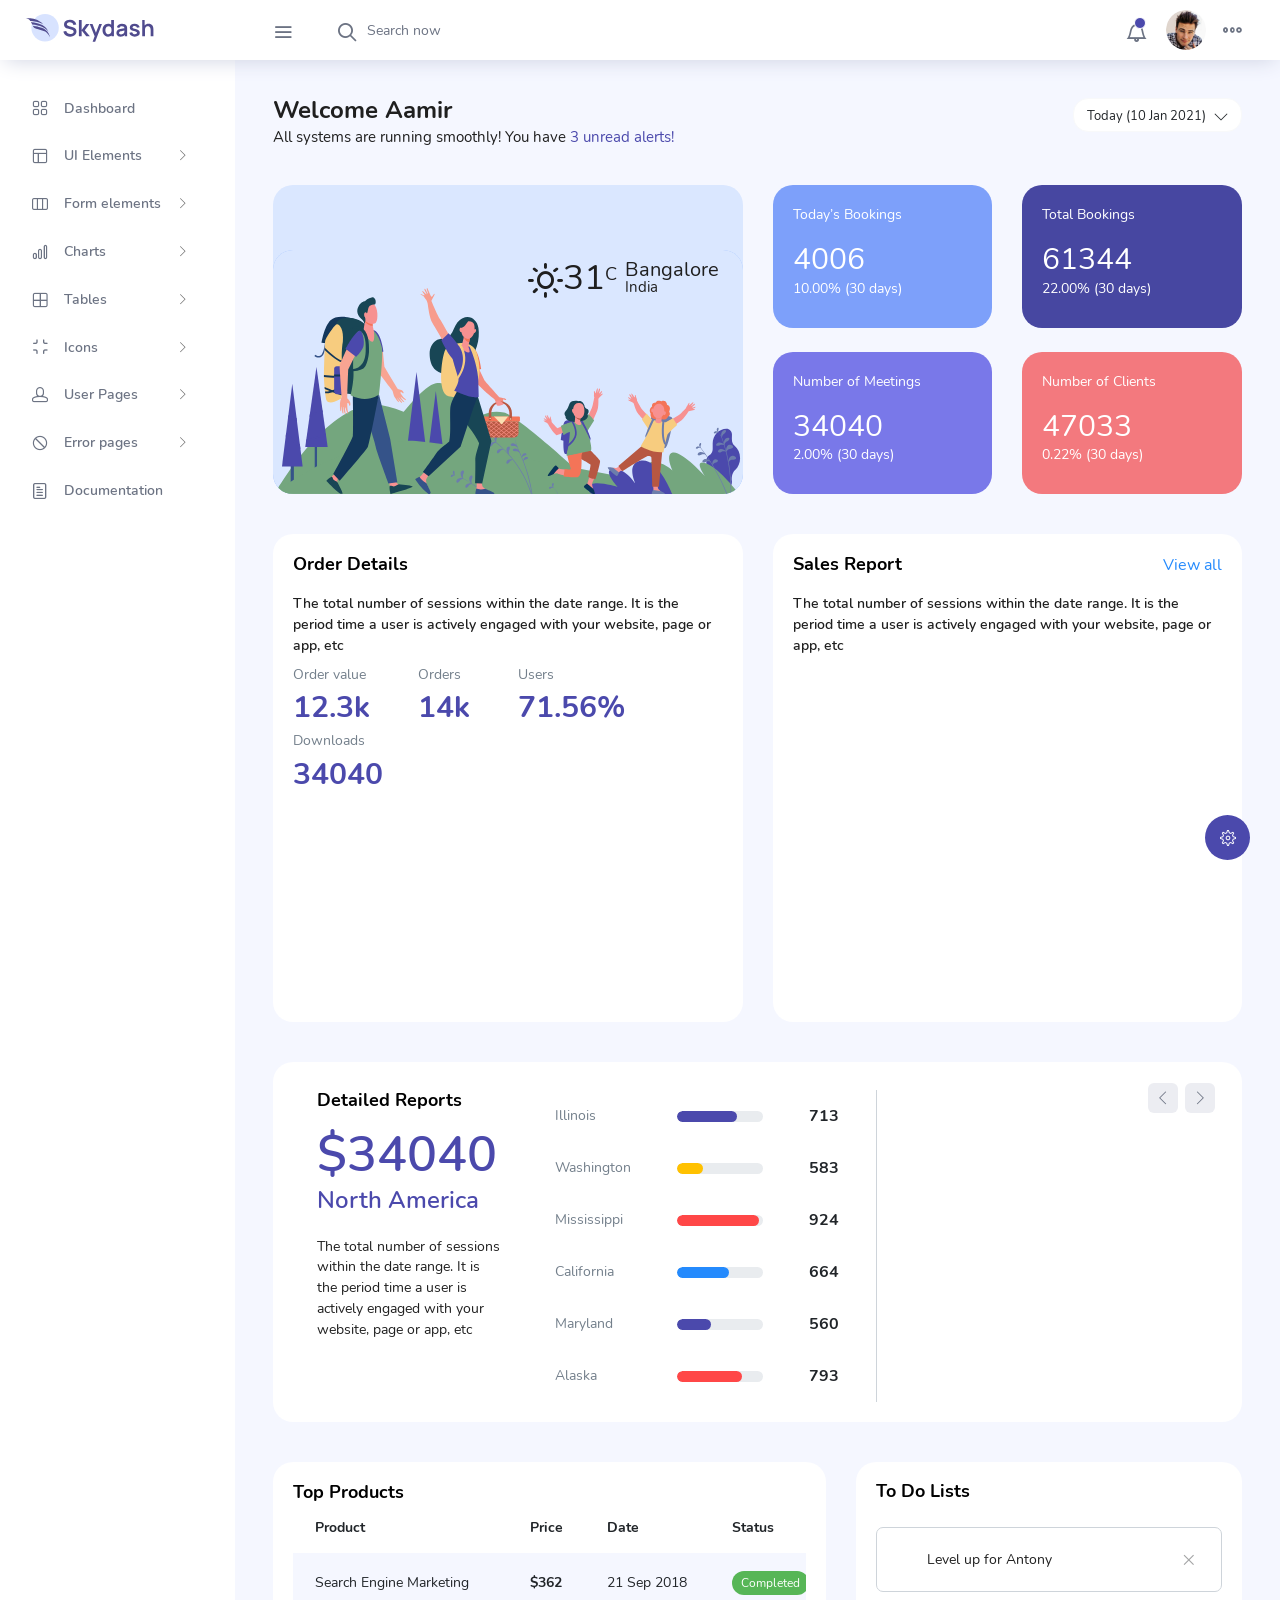
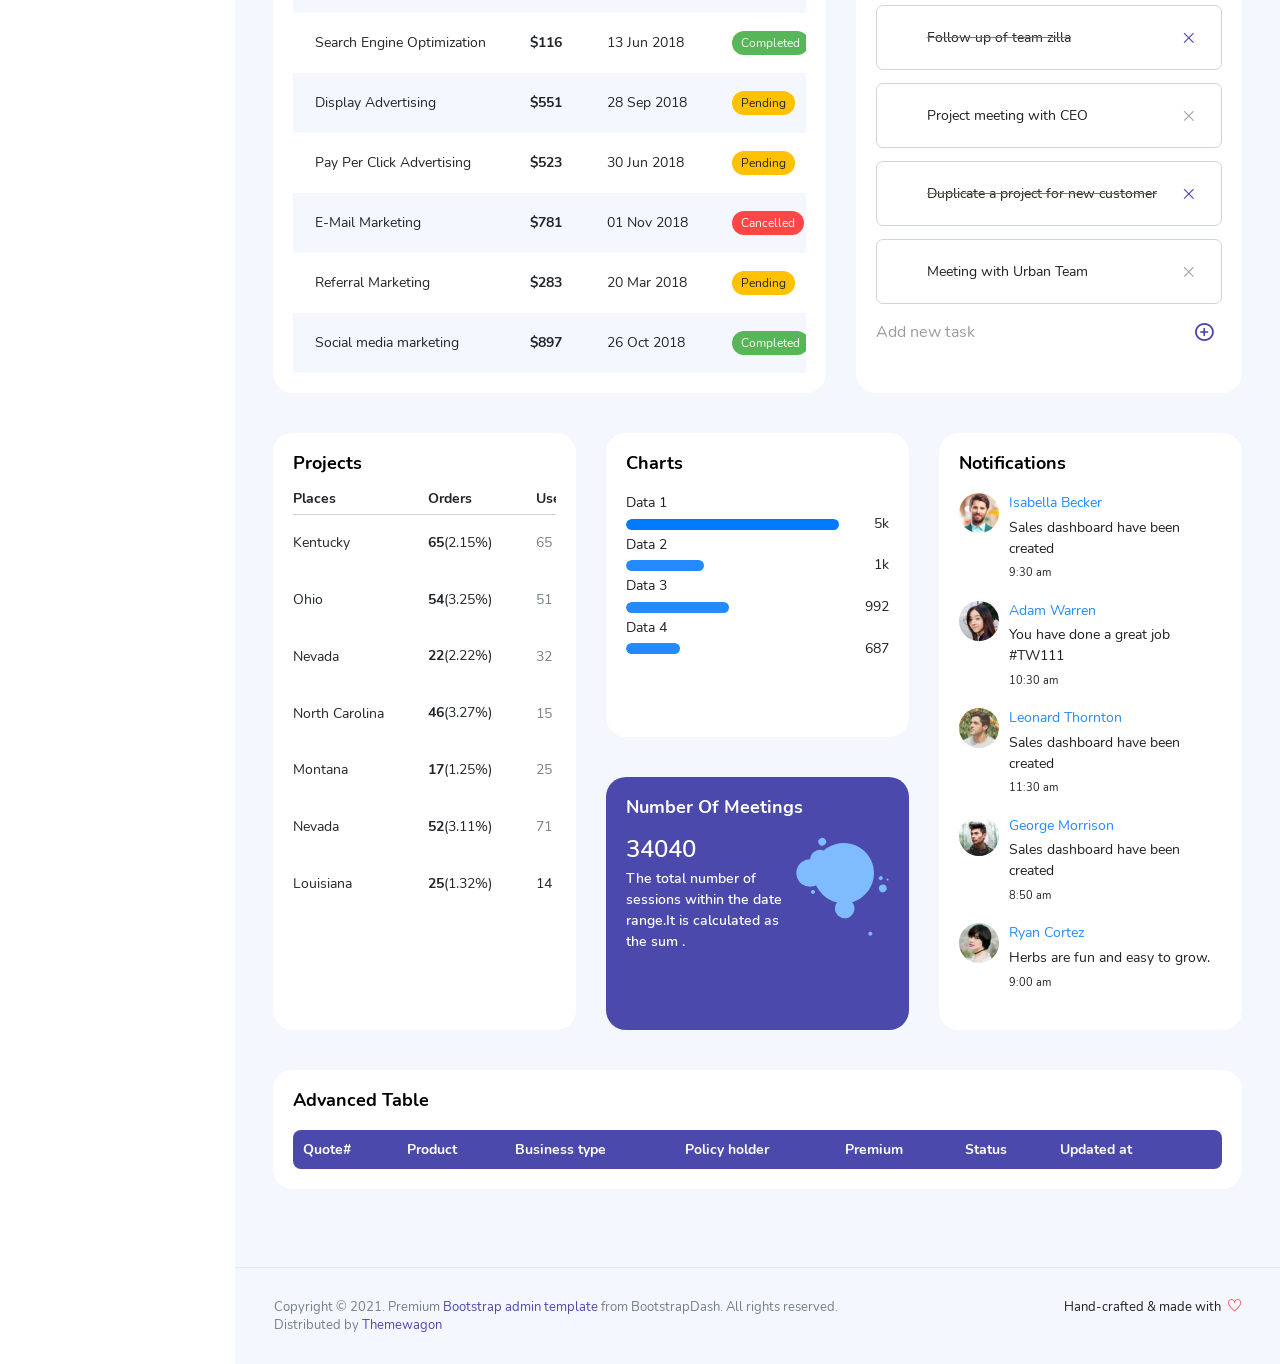
<file: Template/skydash/index.html>
<!DOCTYPE html>
<html lang="en">

<head>
  <!-- Required meta tags -->
  <meta charset="utf-8">
  <meta name="viewport" content="width=device-width, initial-scale=1, shrink-to-fit=no">
  <title>Skydash Admin</title>
  <!-- plugins:css -->
  <link rel="stylesheet" href="vendors/feather/feather.css">
  <link rel="stylesheet" href="vendors/ti-icons/css/themify-icons.css">
  <link rel="stylesheet" href="vendors/css/vendor.bundle.base.css">
  <!-- endinject -->
  <!-- Plugin css for this page -->
  <link rel="stylesheet" href="vendors/datatables.net-bs4/dataTables.bootstrap4.css">
  <link rel="stylesheet" href="vendors/ti-icons/css/themify-icons.css">
  <link rel="stylesheet" type="text/css" href="js/select.dataTables.min.css">
  <!-- End plugin css for this page -->
  <!-- inject:css -->
  <link rel="stylesheet" href="css/vertical-layout-light/style.css">
  <!-- endinject -->
  <link rel="shortcut icon" href="images/favicon.png" />
</head>
<body>
  <div class="container-scroller">
    <!-- partial:partials/_navbar.html -->
    <nav class="navbar col-lg-12 col-12 p-0 fixed-top d-flex flex-row">
      <div class="text-center navbar-brand-wrapper d-flex align-items-center justify-content-center">
        <a class="navbar-brand brand-logo mr-5" href="index.html"><img src="images/logo.svg" class="mr-2" alt="logo"/></a>
        <a class="navbar-brand brand-logo-mini" href="index.html"><img src="images/logo-mini.svg" alt="logo"/></a>
      </div>
      <div class="navbar-menu-wrapper d-flex align-items-center justify-content-end">
        <button class="navbar-toggler navbar-toggler align-self-center" type="button" data-toggle="minimize">
          <span class="icon-menu"></span>
        </button>
        <ul class="navbar-nav mr-lg-2">
          <li class="nav-item nav-search d-none d-lg-block">
            <div class="input-group">
              <div class="input-group-prepend hover-cursor" id="navbar-search-icon">
                <span class="input-group-text" id="search">
                  <i class="icon-search"></i>
                </span>
              </div>
              <input type="text" class="form-control" id="navbar-search-input" placeholder="Search now" aria-label="search" aria-describedby="search">
            </div>
          </li>
        </ul>
        <ul class="navbar-nav navbar-nav-right">
          <li class="nav-item dropdown">
            <a class="nav-link count-indicator dropdown-toggle" id="notificationDropdown" href="#" data-toggle="dropdown">
              <i class="icon-bell mx-0"></i>
              <span class="count"></span>
            </a>
            <div class="dropdown-menu dropdown-menu-right navbar-dropdown preview-list" aria-labelledby="notificationDropdown">
              <p class="mb-0 font-weight-normal float-left dropdown-header">Notifications</p>
              <a class="dropdown-item preview-item">
                <div class="preview-thumbnail">
                  <div class="preview-icon bg-success">
                    <i class="ti-info-alt mx-0"></i>
                  </div>
                </div>
                <div class="preview-item-content">
                  <h6 class="preview-subject font-weight-normal">Application Error</h6>
                  <p class="font-weight-light small-text mb-0 text-muted">
                    Just now
                  </p>
                </div>
              </a>
              <a class="dropdown-item preview-item">
                <div class="preview-thumbnail">
                  <div class="preview-icon bg-warning">
                    <i class="ti-settings mx-0"></i>
                  </div>
                </div>
                <div class="preview-item-content">
                  <h6 class="preview-subject font-weight-normal">Settings</h6>
                  <p class="font-weight-light small-text mb-0 text-muted">
                    Private message
                  </p>
                </div>
              </a>
              <a class="dropdown-item preview-item">
                <div class="preview-thumbnail">
                  <div class="preview-icon bg-info">
                    <i class="ti-user mx-0"></i>
                  </div>
                </div>
                <div class="preview-item-content">
                  <h6 class="preview-subject font-weight-normal">New user registration</h6>
                  <p class="font-weight-light small-text mb-0 text-muted">
                    2 days ago
                  </p>
                </div>
              </a>
            </div>
          </li>
          <li class="nav-item nav-profile dropdown">
            <a class="nav-link dropdown-toggle" href="#" data-toggle="dropdown" id="profileDropdown">
              <img src="images/faces/face28.jpg" alt="profile"/>
            </a>
            <div class="dropdown-menu dropdown-menu-right navbar-dropdown" aria-labelledby="profileDropdown">
              <a class="dropdown-item">
                <i class="ti-settings text-primary"></i>
                Settings
              </a>
              <a class="dropdown-item">
                <i class="ti-power-off text-primary"></i>
                Logout
              </a>
            </div>
          </li>
          <li class="nav-item nav-settings d-none d-lg-flex">
            <a class="nav-link" href="#">
              <i class="icon-ellipsis"></i>
            </a>
          </li>
        </ul>
        <button class="navbar-toggler navbar-toggler-right d-lg-none align-self-center" type="button" data-toggle="offcanvas">
          <span class="icon-menu"></span>
        </button>
      </div>
    </nav>
    <!-- partial -->
    <div class="container-fluid page-body-wrapper">
      <!-- partial:partials/_settings-panel.html -->
      <div class="theme-setting-wrapper">
        <div id="settings-trigger"><i class="ti-settings"></i></div>
        <div id="theme-settings" class="settings-panel">
          <i class="settings-close ti-close"></i>
          <p class="settings-heading">SIDEBAR SKINS</p>
          <div class="sidebar-bg-options selected" id="sidebar-light-theme"><div class="img-ss rounded-circle bg-light border mr-3"></div>Light</div>
          <div class="sidebar-bg-options" id="sidebar-dark-theme"><div class="img-ss rounded-circle bg-dark border mr-3"></div>Dark</div>
          <p class="settings-heading mt-2">HEADER SKINS</p>
          <div class="color-tiles mx-0 px-4">
            <div class="tiles success"></div>
            <div class="tiles warning"></div>
            <div class="tiles danger"></div>
            <div class="tiles info"></div>
            <div class="tiles dark"></div>
            <div class="tiles default"></div>
          </div>
        </div>
      </div>
      <div id="right-sidebar" class="settings-panel">
        <i class="settings-close ti-close"></i>
        <ul class="nav nav-tabs border-top" id="setting-panel" role="tablist">
          <li class="nav-item">
            <a class="nav-link active" id="todo-tab" data-toggle="tab" href="#todo-section" role="tab" aria-controls="todo-section" aria-expanded="true">TO DO LIST</a>
          </li>
          <li class="nav-item">
            <a class="nav-link" id="chats-tab" data-toggle="tab" href="#chats-section" role="tab" aria-controls="chats-section">CHATS</a>
          </li>
        </ul>
        <div class="tab-content" id="setting-content">
          <div class="tab-pane fade show active scroll-wrapper" id="todo-section" role="tabpanel" aria-labelledby="todo-section">
            <div class="add-items d-flex px-3 mb-0">
              <form class="form w-100">
                <div class="form-group d-flex">
                  <input type="text" class="form-control todo-list-input" placeholder="Add To-do">
                  <button type="submit" class="add btn btn-primary todo-list-add-btn" id="add-task">Add</button>
                </div>
              </form>
            </div>
            <div class="list-wrapper px-3">
              <ul class="d-flex flex-column-reverse todo-list">
                <li>
                  <div class="form-check">
                    <label class="form-check-label">
                      <input class="checkbox" type="checkbox">
                      Team review meeting at 3.00 PM
                    </label>
                  </div>
                  <i class="remove ti-close"></i>
                </li>
                <li>
                  <div class="form-check">
                    <label class="form-check-label">
                      <input class="checkbox" type="checkbox">
                      Prepare for presentation
                    </label>
                  </div>
                  <i class="remove ti-close"></i>
                </li>
                <li>
                  <div class="form-check">
                    <label class="form-check-label">
                      <input class="checkbox" type="checkbox">
                      Resolve all the low priority tickets due today
                    </label>
                  </div>
                  <i class="remove ti-close"></i>
                </li>
                <li class="completed">
                  <div class="form-check">
                    <label class="form-check-label">
                      <input class="checkbox" type="checkbox" checked>
                      Schedule meeting for next week
                    </label>
                  </div>
                  <i class="remove ti-close"></i>
                </li>
                <li class="completed">
                  <div class="form-check">
                    <label class="form-check-label">
                      <input class="checkbox" type="checkbox" checked>
                      Project review
                    </label>
                  </div>
                  <i class="remove ti-close"></i>
                </li>
              </ul>
            </div>
            <h4 class="px-3 text-muted mt-5 font-weight-light mb-0">Events</h4>
            <div class="events pt-4 px-3">
              <div class="wrapper d-flex mb-2">
                <i class="ti-control-record text-primary mr-2"></i>
                <span>Feb 11 2018</span>
              </div>
              <p class="mb-0 font-weight-thin text-gray">Creating component page build a js</p>
              <p class="text-gray mb-0">The total number of sessions</p>
            </div>
            <div class="events pt-4 px-3">
              <div class="wrapper d-flex mb-2">
                <i class="ti-control-record text-primary mr-2"></i>
                <span>Feb 7 2018</span>
              </div>
              <p class="mb-0 font-weight-thin text-gray">Meeting with Alisa</p>
              <p class="text-gray mb-0 ">Call Sarah Graves</p>
            </div>
          </div>
          <!-- To do section tab ends -->
          <div class="tab-pane fade" id="chats-section" role="tabpanel" aria-labelledby="chats-section">
            <div class="d-flex align-items-center justify-content-between border-bottom">
              <p class="settings-heading border-top-0 mb-3 pl-3 pt-0 border-bottom-0 pb-0">Friends</p>
              <small class="settings-heading border-top-0 mb-3 pt-0 border-bottom-0 pb-0 pr-3 font-weight-normal">See All</small>
            </div>
            <ul class="chat-list">
              <li class="list active">
                <div class="profile"><img src="images/faces/face1.jpg" alt="image"><span class="online"></span></div>
                <div class="info">
                  <p>Thomas Douglas</p>
                  <p>Available</p>
                </div>
                <small class="text-muted my-auto">19 min</small>
              </li>
              <li class="list">
                <div class="profile"><img src="images/faces/face2.jpg" alt="image"><span class="offline"></span></div>
                <div class="info">
                  <div class="wrapper d-flex">
                    <p>Catherine</p>
                  </div>
                  <p>Away</p>
                </div>
                <div class="badge badge-success badge-pill my-auto mx-2">4</div>
                <small class="text-muted my-auto">23 min</small>
              </li>
              <li class="list">
                <div class="profile"><img src="images/faces/face3.jpg" alt="image"><span class="online"></span></div>
                <div class="info">
                  <p>Daniel Russell</p>
                  <p>Available</p>
                </div>
                <small class="text-muted my-auto">14 min</small>
              </li>
              <li class="list">
                <div class="profile"><img src="images/faces/face4.jpg" alt="image"><span class="offline"></span></div>
                <div class="info">
                  <p>James Richardson</p>
                  <p>Away</p>
                </div>
                <small class="text-muted my-auto">2 min</small>
              </li>
              <li class="list">
                <div class="profile"><img src="images/faces/face5.jpg" alt="image"><span class="online"></span></div>
                <div class="info">
                  <p>Madeline Kennedy</p>
                  <p>Available</p>
                </div>
                <small class="text-muted my-auto">5 min</small>
              </li>
              <li class="list">
                <div class="profile"><img src="images/faces/face6.jpg" alt="image"><span class="online"></span></div>
                <div class="info">
                  <p>Sarah Graves</p>
                  <p>Available</p>
                </div>
                <small class="text-muted my-auto">47 min</small>
              </li>
            </ul>
          </div>
          <!-- chat tab ends -->
        </div>
      </div>
      <!-- partial -->
      <!-- partial:partials/_sidebar.html -->
      <nav class="sidebar sidebar-offcanvas" id="sidebar">
        <ul class="nav">
          <li class="nav-item">
            <a class="nav-link" href="index.html">
              <i class="icon-grid menu-icon"></i>
              <span class="menu-title">Dashboard</span>
            </a>
          </li>
          <li class="nav-item">
            <a class="nav-link" data-toggle="collapse" href="#ui-basic" aria-expanded="false" aria-controls="ui-basic">
              <i class="icon-layout menu-icon"></i>
              <span class="menu-title">UI Elements</span>
              <i class="menu-arrow"></i>
            </a>
            <div class="collapse" id="ui-basic">
              <ul class="nav flex-column sub-menu">
                <li class="nav-item"> <a class="nav-link" href="pages/ui-features/buttons.html">Buttons</a></li>
                <li class="nav-item"> <a class="nav-link" href="pages/ui-features/dropdowns.html">Dropdowns</a></li>
                <li class="nav-item"> <a class="nav-link" href="pages/ui-features/typography.html">Typography</a></li>
              </ul>
            </div>
          </li>
          <li class="nav-item">
            <a class="nav-link" data-toggle="collapse" href="#form-elements" aria-expanded="false" aria-controls="form-elements">
              <i class="icon-columns menu-icon"></i>
              <span class="menu-title">Form elements</span>
              <i class="menu-arrow"></i>
            </a>
            <div class="collapse" id="form-elements">
              <ul class="nav flex-column sub-menu">
                <li class="nav-item"><a class="nav-link" href="pages/forms/basic_elements.html">Basic Elements</a></li>
              </ul>
            </div>
          </li>
          <li class="nav-item">
            <a class="nav-link" data-toggle="collapse" href="#charts" aria-expanded="false" aria-controls="charts">
              <i class="icon-bar-graph menu-icon"></i>
              <span class="menu-title">Charts</span>
              <i class="menu-arrow"></i>
            </a>
            <div class="collapse" id="charts">
              <ul class="nav flex-column sub-menu">
                <li class="nav-item"> <a class="nav-link" href="pages/charts/chartjs.html">ChartJs</a></li>
              </ul>
            </div>
          </li>
          <li class="nav-item">
            <a class="nav-link" data-toggle="collapse" href="#tables" aria-expanded="false" aria-controls="tables">
              <i class="icon-grid-2 menu-icon"></i>
              <span class="menu-title">Tables</span>
              <i class="menu-arrow"></i>
            </a>
            <div class="collapse" id="tables">
              <ul class="nav flex-column sub-menu">
                <li class="nav-item"> <a class="nav-link" href="pages/tables/basic-table.html">Basic table</a></li>
              </ul>
            </div>
          </li>
          <li class="nav-item">
            <a class="nav-link" data-toggle="collapse" href="#icons" aria-expanded="false" aria-controls="icons">
              <i class="icon-contract menu-icon"></i>
              <span class="menu-title">Icons</span>
              <i class="menu-arrow"></i>
            </a>
            <div class="collapse" id="icons">
              <ul class="nav flex-column sub-menu">
                <li class="nav-item"> <a class="nav-link" href="pages/icons/mdi.html">Mdi icons</a></li>
              </ul>
            </div>
          </li>
          <li class="nav-item">
            <a class="nav-link" data-toggle="collapse" href="#auth" aria-expanded="false" aria-controls="auth">
              <i class="icon-head menu-icon"></i>
              <span class="menu-title">User Pages</span>
              <i class="menu-arrow"></i>
            </a>
            <div class="collapse" id="auth">
              <ul class="nav flex-column sub-menu">
                <li class="nav-item"> <a class="nav-link" href="pages/samples/login.html"> Login </a></li>
                <li class="nav-item"> <a class="nav-link" href="pages/samples/register.html"> Register </a></li>
              </ul>
            </div>
          </li>
          <li class="nav-item">
            <a class="nav-link" data-toggle="collapse" href="#error" aria-expanded="false" aria-controls="error">
              <i class="icon-ban menu-icon"></i>
              <span class="menu-title">Error pages</span>
              <i class="menu-arrow"></i>
            </a>
            <div class="collapse" id="error">
              <ul class="nav flex-column sub-menu">
                <li class="nav-item"> <a class="nav-link" href="pages/samples/error-404.html"> 404 </a></li>
                <li class="nav-item"> <a class="nav-link" href="pages/samples/error-500.html"> 500 </a></li>
              </ul>
            </div>
          </li>
          <li class="nav-item">
            <a class="nav-link" href="pages/documentation/documentation.html">
              <i class="icon-paper menu-icon"></i>
              <span class="menu-title">Documentation</span>
            </a>
          </li>
        </ul>
      </nav>
      <!-- partial -->
      <div class="main-panel">
        <div class="content-wrapper">
          <div class="row">
            <div class="col-md-12 grid-margin">
              <div class="row">
                <div class="col-12 col-xl-8 mb-4 mb-xl-0">
                  <h3 class="font-weight-bold">Welcome Aamir</h3>
                  <h6 class="font-weight-normal mb-0">All systems are running smoothly! You have <span class="text-primary">3 unread alerts!</span></h6>
                </div>
                <div class="col-12 col-xl-4">
                 <div class="justify-content-end d-flex">
                  <div class="dropdown flex-md-grow-1 flex-xl-grow-0">
                    <button class="btn btn-sm btn-light bg-white dropdown-toggle" type="button" id="dropdownMenuDate2" data-toggle="dropdown" aria-haspopup="true" aria-expanded="true">
                     <i class="mdi mdi-calendar"></i> Today (10 Jan 2021)
                    </button>
                    <div class="dropdown-menu dropdown-menu-right" aria-labelledby="dropdownMenuDate2">
                      <a class="dropdown-item" href="#">January - March</a>
                      <a class="dropdown-item" href="#">March - June</a>
                      <a class="dropdown-item" href="#">June - August</a>
                      <a class="dropdown-item" href="#">August - November</a>
                    </div>
                  </div>
                 </div>
                </div>
              </div>
            </div>
          </div>
          <div class="row">
            <div class="col-md-6 grid-margin stretch-card">
              <div class="card tale-bg">
                <div class="card-people mt-auto">
                  <img src="images/dashboard/people.svg" alt="people">
                  <div class="weather-info">
                    <div class="d-flex">
                      <div>
                        <h2 class="mb-0 font-weight-normal"><i class="icon-sun mr-2"></i>31<sup>C</sup></h2>
                      </div>
                      <div class="ml-2">
                        <h4 class="location font-weight-normal">Bangalore</h4>
                        <h6 class="font-weight-normal">India</h6>
                      </div>
                    </div>
                  </div>
                </div>
              </div>
            </div>
            <div class="col-md-6 grid-margin transparent">
              <div class="row">
                <div class="col-md-6 mb-4 stretch-card transparent">
                  <div class="card card-tale">
                    <div class="card-body">
                      <p class="mb-4">Today’s Bookings</p>
                      <p class="fs-30 mb-2">4006</p>
                      <p>10.00% (30 days)</p>
                    </div>
                  </div>
                </div>
                <div class="col-md-6 mb-4 stretch-card transparent">
                  <div class="card card-dark-blue">
                    <div class="card-body">
                      <p class="mb-4">Total Bookings</p>
                      <p class="fs-30 mb-2">61344</p>
                      <p>22.00% (30 days)</p>
                    </div>
                  </div>
                </div>
              </div>
              <div class="row">
                <div class="col-md-6 mb-4 mb-lg-0 stretch-card transparent">
                  <div class="card card-light-blue">
                    <div class="card-body">
                      <p class="mb-4">Number of Meetings</p>
                      <p class="fs-30 mb-2">34040</p>
                      <p>2.00% (30 days)</p>
                    </div>
                  </div>
                </div>
                <div class="col-md-6 stretch-card transparent">
                  <div class="card card-light-danger">
                    <div class="card-body">
                      <p class="mb-4">Number of Clients</p>
                      <p class="fs-30 mb-2">47033</p>
                      <p>0.22% (30 days)</p>
                    </div>
                  </div>
                </div>
              </div>
            </div>
          </div>
          <div class="row">
            <div class="col-md-6 grid-margin stretch-card">
              <div class="card">
                <div class="card-body">
                  <p class="card-title">Order Details</p>
                  <p class="font-weight-500">The total number of sessions within the date range. It is the period time a user is actively engaged with your website, page or app, etc</p>
                  <div class="d-flex flex-wrap mb-5">
                    <div class="mr-5 mt-3">
                      <p class="text-muted">Order value</p>
                      <h3 class="text-primary fs-30 font-weight-medium">12.3k</h3>
                    </div>
                    <div class="mr-5 mt-3">
                      <p class="text-muted">Orders</p>
                      <h3 class="text-primary fs-30 font-weight-medium">14k</h3>
                    </div>
                    <div class="mr-5 mt-3">
                      <p class="text-muted">Users</p>
                      <h3 class="text-primary fs-30 font-weight-medium">71.56%</h3>
                    </div>
                    <div class="mt-3">
                      <p class="text-muted">Downloads</p>
                      <h3 class="text-primary fs-30 font-weight-medium">34040</h3>
                    </div> 
                  </div>
                  <canvas id="order-chart"></canvas>
                </div>
              </div>
            </div>
            <div class="col-md-6 grid-margin stretch-card">
              <div class="card">
                <div class="card-body">
                 <div class="d-flex justify-content-between">
                  <p class="card-title">Sales Report</p>
                  <a href="#" class="text-info">View all</a>
                 </div>
                  <p class="font-weight-500">The total number of sessions within the date range. It is the period time a user is actively engaged with your website, page or app, etc</p>
                  <div id="sales-legend" class="chartjs-legend mt-4 mb-2"></div>
                  <canvas id="sales-chart"></canvas>
                </div>
              </div>
            </div>
          </div>
          <div class="row">
            <div class="col-md-12 grid-margin stretch-card">
              <div class="card position-relative">
                <div class="card-body">
                  <div id="detailedReports" class="carousel slide detailed-report-carousel position-static pt-2" data-ride="carousel">
                    <div class="carousel-inner">
                      <div class="carousel-item active">
                        <div class="row">
                          <div class="col-md-12 col-xl-3 d-flex flex-column justify-content-start">
                            <div class="ml-xl-4 mt-3">
                            <p class="card-title">Detailed Reports</p>
                              <h1 class="text-primary">$34040</h1>
                              <h3 class="font-weight-500 mb-xl-4 text-primary">North America</h3>
                              <p class="mb-2 mb-xl-0">The total number of sessions within the date range. It is the period time a user is actively engaged with your website, page or app, etc</p>
                            </div>  
                            </div>
                          <div class="col-md-12 col-xl-9">
                            <div class="row">
                              <div class="col-md-6 border-right">
                                <div class="table-responsive mb-3 mb-md-0 mt-3">
                                  <table class="table table-borderless report-table">
                                    <tr>
                                      <td class="text-muted">Illinois</td>
                                      <td class="w-100 px-0">
                                        <div class="progress progress-md mx-4">
                                          <div class="progress-bar bg-primary" role="progressbar" style="width: 70%" aria-valuenow="70" aria-valuemin="0" aria-valuemax="100"></div>
                                        </div>
                                      </td>
                                      <td><h5 class="font-weight-bold mb-0">713</h5></td>
                                    </tr>
                                    <tr>
                                      <td class="text-muted">Washington</td>
                                      <td class="w-100 px-0">
                                        <div class="progress progress-md mx-4">
                                          <div class="progress-bar bg-warning" role="progressbar" style="width: 30%" aria-valuenow="30" aria-valuemin="0" aria-valuemax="100"></div>
                                        </div>
                                      </td>
                                      <td><h5 class="font-weight-bold mb-0">583</h5></td>
                                    </tr>
                                    <tr>
                                      <td class="text-muted">Mississippi</td>
                                      <td class="w-100 px-0">
                                        <div class="progress progress-md mx-4">
                                          <div class="progress-bar bg-danger" role="progressbar" style="width: 95%" aria-valuenow="95" aria-valuemin="0" aria-valuemax="100"></div>
                                        </div>
                                      </td>
                                      <td><h5 class="font-weight-bold mb-0">924</h5></td>
                                    </tr>
                                    <tr>
                                      <td class="text-muted">California</td>
                                      <td class="w-100 px-0">
                                        <div class="progress progress-md mx-4">
                                          <div class="progress-bar bg-info" role="progressbar" style="width: 60%" aria-valuenow="60" aria-valuemin="0" aria-valuemax="100"></div>
                                        </div>
                                      </td>
                                      <td><h5 class="font-weight-bold mb-0">664</h5></td>
                                    </tr>
                                    <tr>
                                      <td class="text-muted">Maryland</td>
                                      <td class="w-100 px-0">
                                        <div class="progress progress-md mx-4">
                                          <div class="progress-bar bg-primary" role="progressbar" style="width: 40%" aria-valuenow="40" aria-valuemin="0" aria-valuemax="100"></div>
                                        </div>
                                      </td>
                                      <td><h5 class="font-weight-bold mb-0">560</h5></td>
                                    </tr>
                                    <tr>
                                      <td class="text-muted">Alaska</td>
                                      <td class="w-100 px-0">
                                        <div class="progress progress-md mx-4">
                                          <div class="progress-bar bg-danger" role="progressbar" style="width: 75%" aria-valuenow="75" aria-valuemin="0" aria-valuemax="100"></div>
                                        </div>
                                      </td>
                                      <td><h5 class="font-weight-bold mb-0">793</h5></td>
                                    </tr>
                                  </table>
                                </div>
                              </div>
                              <div class="col-md-6 mt-3">
                                <canvas id="north-america-chart"></canvas>
                                <div id="north-america-legend"></div>
                              </div>
                            </div>
                          </div>
                        </div>
                      </div>
                      <div class="carousel-item">
                        <div class="row">
                          <div class="col-md-12 col-xl-3 d-flex flex-column justify-content-start">
                            <div class="ml-xl-4 mt-3">
                            <p class="card-title">Detailed Reports</p>
                              <h1 class="text-primary">$34040</h1>
                              <h3 class="font-weight-500 mb-xl-4 text-primary">North America</h3>
                              <p class="mb-2 mb-xl-0">The total number of sessions within the date range. It is the period time a user is actively engaged with your website, page or app, etc</p>
                            </div>  
                            </div>
                          <div class="col-md-12 col-xl-9">
                            <div class="row">
                              <div class="col-md-6 border-right">
                                <div class="table-responsive mb-3 mb-md-0 mt-3">
                                  <table class="table table-borderless report-table">
                                    <tr>
                                      <td class="text-muted">Illinois</td>
                                      <td class="w-100 px-0">
                                        <div class="progress progress-md mx-4">
                                          <div class="progress-bar bg-primary" role="progressbar" style="width: 70%" aria-valuenow="70" aria-valuemin="0" aria-valuemax="100"></div>
                                        </div>
                                      </td>
                                      <td><h5 class="font-weight-bold mb-0">713</h5></td>
                                    </tr>
                                    <tr>
                                      <td class="text-muted">Washington</td>
                                      <td class="w-100 px-0">
                                        <div class="progress progress-md mx-4">
                                          <div class="progress-bar bg-warning" role="progressbar" style="width: 30%" aria-valuenow="30" aria-valuemin="0" aria-valuemax="100"></div>
                                        </div>
                                      </td>
                                      <td><h5 class="font-weight-bold mb-0">583</h5></td>
                                    </tr>
                                    <tr>
                                      <td class="text-muted">Mississippi</td>
                                      <td class="w-100 px-0">
                                        <div class="progress progress-md mx-4">
                                          <div class="progress-bar bg-danger" role="progressbar" style="width: 95%" aria-valuenow="95" aria-valuemin="0" aria-valuemax="100"></div>
                                        </div>
                                      </td>
                                      <td><h5 class="font-weight-bold mb-0">924</h5></td>
                                    </tr>
                                    <tr>
                                      <td class="text-muted">California</td>
                                      <td class="w-100 px-0">
                                        <div class="progress progress-md mx-4">
                                          <div class="progress-bar bg-info" role="progressbar" style="width: 60%" aria-valuenow="60" aria-valuemin="0" aria-valuemax="100"></div>
                                        </div>
                                      </td>
                                      <td><h5 class="font-weight-bold mb-0">664</h5></td>
                                    </tr>
                                    <tr>
                                      <td class="text-muted">Maryland</td>
                                      <td class="w-100 px-0">
                                        <div class="progress progress-md mx-4">
                                          <div class="progress-bar bg-primary" role="progressbar" style="width: 40%" aria-valuenow="40" aria-valuemin="0" aria-valuemax="100"></div>
                                        </div>
                                      </td>
                                      <td><h5 class="font-weight-bold mb-0">560</h5></td>
                                    </tr>
                                    <tr>
                                      <td class="text-muted">Alaska</td>
                                      <td class="w-100 px-0">
                                        <div class="progress progress-md mx-4">
                                          <div class="progress-bar bg-danger" role="progressbar" style="width: 75%" aria-valuenow="75" aria-valuemin="0" aria-valuemax="100"></div>
                                        </div>
                                      </td>
                                      <td><h5 class="font-weight-bold mb-0">793</h5></td>
                                    </tr>
                                  </table>
                                </div>
                              </div>
                              <div class="col-md-6 mt-3">
                                <canvas id="south-america-chart"></canvas>
                                <div id="south-america-legend"></div>
                              </div>
                            </div>
                          </div>
                        </div>
                      </div>
                    </div>
                    <a class="carousel-control-prev" href="#detailedReports" role="button" data-slide="prev">
                      <span class="carousel-control-prev-icon" aria-hidden="true"></span>
                      <span class="sr-only">Previous</span>
                    </a>
                    <a class="carousel-control-next" href="#detailedReports" role="button" data-slide="next">
                      <span class="carousel-control-next-icon" aria-hidden="true"></span>
                      <span class="sr-only">Next</span>
                    </a>
                  </div>
                </div>
              </div>
            </div>
          </div>
          <div class="row">
            <div class="col-md-7 grid-margin stretch-card">
              <div class="card">
                <div class="card-body">
                  <p class="card-title mb-0">Top Products</p>
                  <div class="table-responsive">
                    <table class="table table-striped table-borderless">
                      <thead>
                        <tr>
                          <th>Product</th>
                          <th>Price</th>
                          <th>Date</th>
                          <th>Status</th>
                        </tr>  
                      </thead>
                      <tbody>
                        <tr>
                          <td>Search Engine Marketing</td>
                          <td class="font-weight-bold">$362</td>
                          <td>21 Sep 2018</td>
                          <td class="font-weight-medium"><div class="badge badge-success">Completed</div></td>
                        </tr>
                        <tr>
                          <td>Search Engine Optimization</td>
                          <td class="font-weight-bold">$116</td>
                          <td>13 Jun 2018</td>
                          <td class="font-weight-medium"><div class="badge badge-success">Completed</div></td>
                        </tr>
                        <tr>
                          <td>Display Advertising</td>
                          <td class="font-weight-bold">$551</td>
                          <td>28 Sep 2018</td>
                          <td class="font-weight-medium"><div class="badge badge-warning">Pending</div></td>
                        </tr>
                        <tr>
                          <td>Pay Per Click Advertising</td>
                          <td class="font-weight-bold">$523</td>
                          <td>30 Jun 2018</td>
                          <td class="font-weight-medium"><div class="badge badge-warning">Pending</div></td>
                        </tr>
                        <tr>
                          <td>E-Mail Marketing</td>
                          <td class="font-weight-bold">$781</td>
                          <td>01 Nov 2018</td>
                          <td class="font-weight-medium"><div class="badge badge-danger">Cancelled</div></td>
                        </tr>
                        <tr>
                          <td>Referral Marketing</td>
                          <td class="font-weight-bold">$283</td>
                          <td>20 Mar 2018</td>
                          <td class="font-weight-medium"><div class="badge badge-warning">Pending</div></td>
                        </tr>
                        <tr>
                          <td>Social media marketing</td>
                          <td class="font-weight-bold">$897</td>
                          <td>26 Oct 2018</td>
                          <td class="font-weight-medium"><div class="badge badge-success">Completed</div></td>
                        </tr>
                      </tbody>
                    </table>
                  </div>
                </div>
              </div>
            </div>
            <div class="col-md-5 grid-margin stretch-card">
							<div class="card">
								<div class="card-body">
									<h4 class="card-title">To Do Lists</h4>
									<div class="list-wrapper pt-2">
										<ul class="d-flex flex-column-reverse todo-list todo-list-custom">
											<li>
												<div class="form-check form-check-flat">
													<label class="form-check-label">
														<input class="checkbox" type="checkbox">
														Meeting with Urban Team
													</label>
												</div>
												<i class="remove ti-close"></i>
											</li>
											<li class="completed">
												<div class="form-check form-check-flat">
													<label class="form-check-label">
														<input class="checkbox" type="checkbox" checked>
														Duplicate a project for new customer
													</label>
												</div>
												<i class="remove ti-close"></i>
											</li>
											<li>
												<div class="form-check form-check-flat">
													<label class="form-check-label">
														<input class="checkbox" type="checkbox">
														Project meeting with CEO
													</label>
												</div>
												<i class="remove ti-close"></i>
											</li>
											<li class="completed">
												<div class="form-check form-check-flat">
													<label class="form-check-label">
														<input class="checkbox" type="checkbox" checked>
														Follow up of team zilla
													</label>
												</div>
												<i class="remove ti-close"></i>
											</li>
											<li>
												<div class="form-check form-check-flat">
													<label class="form-check-label">
														<input class="checkbox" type="checkbox">
														Level up for Antony
													</label>
												</div>
												<i class="remove ti-close"></i>
											</li>
										</ul>
                  </div>
                  <div class="add-items d-flex mb-0 mt-2">
										<input type="text" class="form-control todo-list-input"  placeholder="Add new task">
										<button class="add btn btn-icon text-primary todo-list-add-btn bg-transparent"><i class="icon-circle-plus"></i></button>
									</div>
								</div>
							</div>
            </div>
          </div>
          <div class="row">
            <div class="col-md-4 stretch-card grid-margin">
              <div class="card">
                <div class="card-body">
                  <p class="card-title mb-0">Projects</p>
                  <div class="table-responsive">
                    <table class="table table-borderless">
                      <thead>
                        <tr>
                          <th class="pl-0  pb-2 border-bottom">Places</th>
                          <th class="border-bottom pb-2">Orders</th>
                          <th class="border-bottom pb-2">Users</th>
                        </tr>
                      </thead>
                      <tbody>
                        <tr>
                          <td class="pl-0">Kentucky</td>
                          <td><p class="mb-0"><span class="font-weight-bold mr-2">65</span>(2.15%)</p></td>
                          <td class="text-muted">65</td>
                        </tr>
                        <tr>
                          <td class="pl-0">Ohio</td>
                          <td><p class="mb-0"><span class="font-weight-bold mr-2">54</span>(3.25%)</p></td>
                          <td class="text-muted">51</td>
                        </tr>
                        <tr>
                          <td class="pl-0">Nevada</td>
                          <td><p class="mb-0"><span class="font-weight-bold mr-2">22</span>(2.22%)</p></td>
                          <td class="text-muted">32</td>
                        </tr>
                        <tr>
                          <td class="pl-0">North Carolina</td>
                          <td><p class="mb-0"><span class="font-weight-bold mr-2">46</span>(3.27%)</p></td>
                          <td class="text-muted">15</td>
                        </tr>
                        <tr>
                          <td class="pl-0">Montana</td>
                          <td><p class="mb-0"><span class="font-weight-bold mr-2">17</span>(1.25%)</p></td>
                          <td class="text-muted">25</td>
                        </tr>
                        <tr>
                          <td class="pl-0">Nevada</td>
                          <td><p class="mb-0"><span class="font-weight-bold mr-2">52</span>(3.11%)</p></td>
                          <td class="text-muted">71</td>
                        </tr>
                        <tr>
                          <td class="pl-0 pb-0">Louisiana</td>
                          <td class="pb-0"><p class="mb-0"><span class="font-weight-bold mr-2">25</span>(1.32%)</p></td>
                          <td class="pb-0">14</td>
                        </tr>
                      </tbody>
                    </table>
                  </div>
                </div>
              </div>
            </div>
            <div class="col-md-4 stretch-card grid-margin">
              <div class="row">
                <div class="col-md-12 grid-margin stretch-card">
                  <div class="card">
                    <div class="card-body">
                      <p class="card-title">Charts</p>
                      <div class="charts-data">
                        <div class="mt-3">
                          <p class="mb-0">Data 1</p>
                          <div class="d-flex justify-content-between align-items-center">
                            <div class="progress progress-md flex-grow-1 mr-4">
                              <div class="progress-bar bg-inf0" role="progressbar" style="width: 95%" aria-valuenow="95" aria-valuemin="0" aria-valuemax="100"></div>
                            </div>
                            <p class="mb-0">5k</p>
                          </div>
                        </div>
                        <div class="mt-3">
                          <p class="mb-0">Data 2</p>
                          <div class="d-flex justify-content-between align-items-center">
                            <div class="progress progress-md flex-grow-1 mr-4">
                              <div class="progress-bar bg-info" role="progressbar" style="width: 35%" aria-valuenow="35" aria-valuemin="0" aria-valuemax="100"></div>
                            </div>
                            <p class="mb-0">1k</p>
                          </div>
                        </div>
                        <div class="mt-3">
                          <p class="mb-0">Data 3</p>
                          <div class="d-flex justify-content-between align-items-center">
                            <div class="progress progress-md flex-grow-1 mr-4">
                              <div class="progress-bar bg-info" role="progressbar" style="width: 48%" aria-valuenow="48" aria-valuemin="0" aria-valuemax="100"></div>
                            </div>
                            <p class="mb-0">992</p>
                          </div>
                        </div>
                        <div class="mt-3">
                          <p class="mb-0">Data 4</p>
                          <div class="d-flex justify-content-between align-items-center">
                            <div class="progress progress-md flex-grow-1 mr-4">
                              <div class="progress-bar bg-info" role="progressbar" style="width: 25%" aria-valuenow="25" aria-valuemin="0" aria-valuemax="100"></div>
                            </div>
                            <p class="mb-0">687</p>
                          </div>
                        </div>
                      </div>  
                    </div>
                  </div>
                </div>
                <div class="col-md-12 stretch-card grid-margin grid-margin-md-0">
                  <div class="card data-icon-card-primary">
                    <div class="card-body">
                      <p class="card-title text-white">Number of Meetings</p>                      
                      <div class="row">
                        <div class="col-8 text-white">
                          <h3>34040</h3>
                          <p class="text-white font-weight-500 mb-0">The total number of sessions within the date range.It is calculated as the sum . </p>
                        </div>
                        <div class="col-4 background-icon">
                        </div>
                      </div>
                    </div>
                  </div>
                </div>
              </div>
            </div>
            <div class="col-md-4 stretch-card grid-margin">
              <div class="card">
                <div class="card-body">
                  <p class="card-title">Notifications</p>
                  <ul class="icon-data-list">
                    <li>
                      <div class="d-flex">
                        <img src="images/faces/face1.jpg" alt="user">
                        <div>
                          <p class="text-info mb-1">Isabella Becker</p>
                          <p class="mb-0">Sales dashboard have been created</p>
                          <small>9:30 am</small>
                        </div>
                      </div>
                    </li>
                    <li>
                      <div class="d-flex">
                        <img src="images/faces/face2.jpg" alt="user">
                        <div>
                          <p class="text-info mb-1">Adam Warren</p>
                          <p class="mb-0">You have done a great job #TW111</p>
                          <small>10:30 am</small>
                        </div>
                      </div>
                    </li>
                    <li>
                      <div class="d-flex">
                      <img src="images/faces/face3.jpg" alt="user">
                     <div>
                      <p class="text-info mb-1">Leonard Thornton</p>
                      <p class="mb-0">Sales dashboard have been created</p>
                      <small>11:30 am</small>
                     </div>
                      </div>
                    </li>
                    <li>
                      <div class="d-flex">
                        <img src="images/faces/face4.jpg" alt="user">
                        <div>
                          <p class="text-info mb-1">George Morrison</p>
                          <p class="mb-0">Sales dashboard have been created</p>
                          <small>8:50 am</small>
                        </div>
                      </div>
                    </li>
                    <li>
                      <div class="d-flex">
                        <img src="images/faces/face5.jpg" alt="user">
                        <div>
                        <p class="text-info mb-1">Ryan Cortez</p>
                        <p class="mb-0">Herbs are fun and easy to grow.</p>
                        <small>9:00 am</small>
                        </div>
                      </div>
                    </li>
                  </ul>
                </div>
              </div>
            </div>
          </div>
          <div class="row">
            <div class="col-md-12 grid-margin stretch-card">
              <div class="card">
                <div class="card-body">
                  <p class="card-title">Advanced Table</p>
                  <div class="row">
                    <div class="col-12">
                      <div class="table-responsive">
                        <table id="example" class="display expandable-table" style="width:100%">
                          <thead>
                            <tr>
                              <th>Quote#</th>
                              <th>Product</th>
                              <th>Business type</th>
                              <th>Policy holder</th>
                              <th>Premium</th>
                              <th>Status</th>
                              <th>Updated at</th>
                              <th></th>
                            </tr>
                          </thead>
                      </table>
                      </div>
                    </div>
                  </div>
                  </div>
                </div>

                
              </div>
            </div>
        </div>
        <!-- content-wrapper ends -->
        <!-- partial:partials/_footer.html -->
        <footer class="footer">
          <div class="d-sm-flex justify-content-center justify-content-sm-between">
            <span class="text-muted text-center text-sm-left d-block d-sm-inline-block">Copyright © 2021.  Premium <a href="https://www.bootstrapdash.com/" target="_blank">Bootstrap admin template</a> from BootstrapDash. All rights reserved.</span>
            <span class="float-none float-sm-right d-block mt-1 mt-sm-0 text-center">Hand-crafted & made with <i class="ti-heart text-danger ml-1"></i></span>
          </div>
          <div class="d-sm-flex justify-content-center justify-content-sm-between">
            <span class="text-muted text-center text-sm-left d-block d-sm-inline-block">Distributed by <a href="https://www.themewagon.com/" target="_blank">Themewagon</a></span> 
          </div>
        </footer> 
        <!-- partial -->
      </div>
      <!-- main-panel ends -->
    </div>   
    <!-- page-body-wrapper ends -->
  </div>
  <!-- container-scroller -->

  <!-- plugins:js -->
  <script src="vendors/js/vendor.bundle.base.js"></script>
  <!-- endinject -->
  <!-- Plugin js for this page -->
  <script src="vendors/chart.js/Chart.min.js"></script>
  <script src="vendors/datatables.net/jquery.dataTables.js"></script>
  <script src="vendors/datatables.net-bs4/dataTables.bootstrap4.js"></script>
  <script src="js/dataTables.select.min.js"></script>

  <!-- End plugin js for this page -->
  <!-- inject:js -->
  <script src="js/off-canvas.js"></script>
  <script src="js/hoverable-collapse.js"></script>
  <script src="js/template.js"></script>
  <script src="js/settings.js"></script>
  <script src="js/todolist.js"></script>
  <!-- endinject -->
  <!-- Custom js for this page-->
  <script src="js/dashboard.js"></script>
  <script src="js/Chart.roundedBarCharts.js"></script>
  <!-- End custom js for this page-->
</body>

</html>
</file>
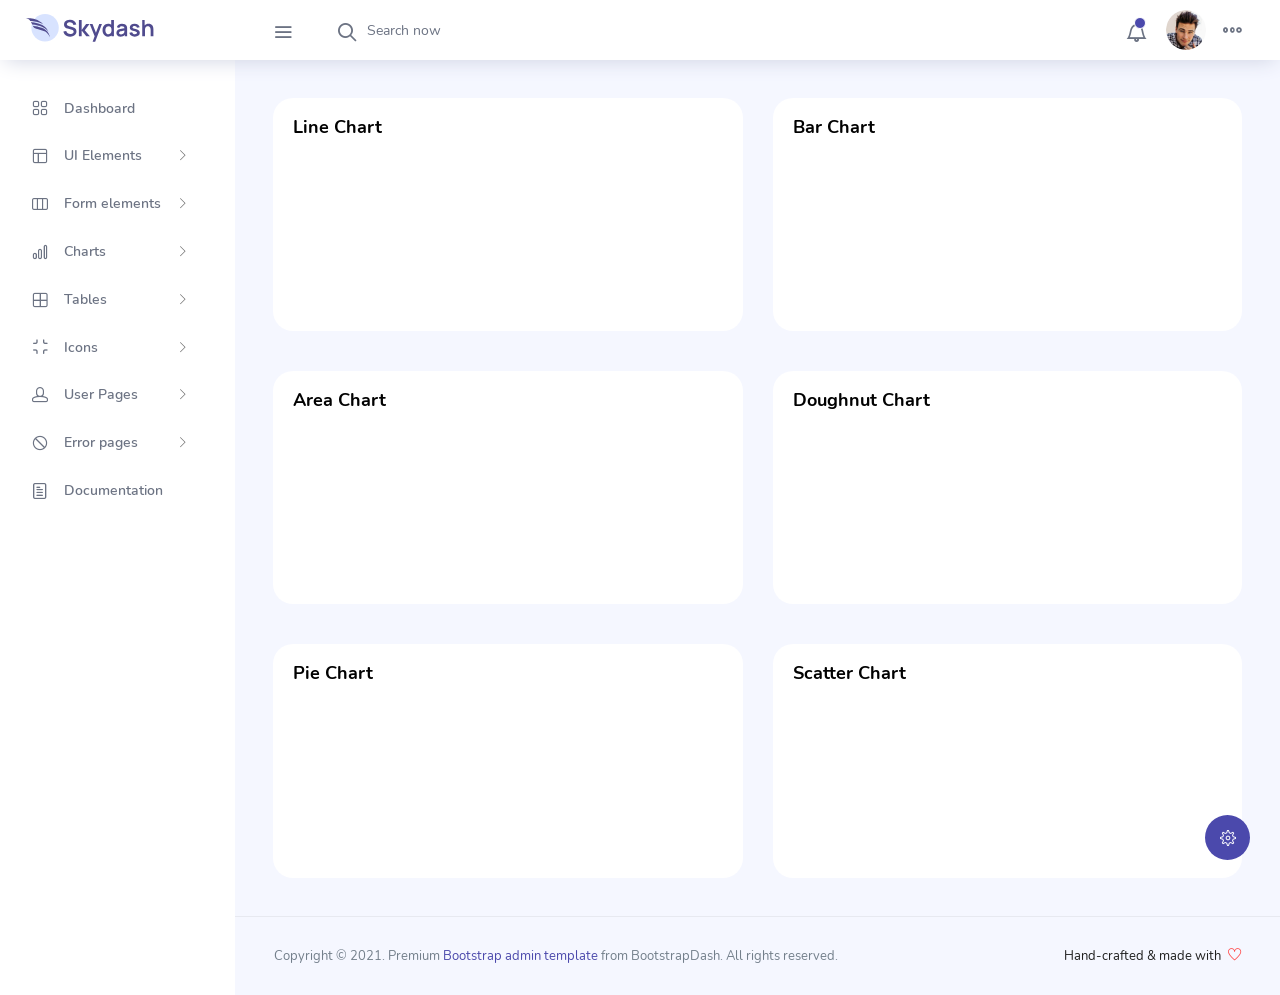
<file: Template/skydash/pages/charts/chartjs.html>
<!DOCTYPE html>
<html lang="en">

<head>
  <!-- Required meta tags -->
  <meta charset="utf-8">
  <meta name="viewport" content="width=device-width, initial-scale=1, shrink-to-fit=no">
  <title>Skydash Admin</title>
  <!-- plugins:css -->
  <link rel="stylesheet" href="../../vendors/feather/feather.css">
  <link rel="stylesheet" href="../../vendors/ti-icons/css/themify-icons.css">
  <link rel="stylesheet" href="../../vendors/css/vendor.bundle.base.css">
  <!-- endinject -->
  <!-- Plugin css for this page -->
  <!-- End plugin css for this page -->
  <!-- inject:css -->
  <link rel="stylesheet" href="../../css/vertical-layout-light/style.css">
  <!-- endinject -->
  <link rel="shortcut icon" href="../../images/favicon.png" />
</head>

<body>
  <div class="container-scroller">
    <!-- partial:../../partials/_navbar.html -->
    <nav class="navbar col-lg-12 col-12 p-0 fixed-top d-flex flex-row">
      <div class="text-center navbar-brand-wrapper d-flex align-items-center justify-content-center">
        <a class="navbar-brand brand-logo mr-5" href="../../index.html"><img src="../../images/logo.svg" class="mr-2" alt="logo"/></a>
        <a class="navbar-brand brand-logo-mini" href="../../index.html"><img src="../../images/logo-mini.svg" alt="logo"/></a>
      </div>
      <div class="navbar-menu-wrapper d-flex align-items-center justify-content-end">
        <button class="navbar-toggler navbar-toggler align-self-center" type="button" data-toggle="minimize">
          <span class="icon-menu"></span>
        </button>
        <ul class="navbar-nav mr-lg-2">
          <li class="nav-item nav-search d-none d-lg-block">
            <div class="input-group">
              <div class="input-group-prepend hover-cursor" id="navbar-search-icon">
                <span class="input-group-text" id="search">
                  <i class="icon-search"></i>
                </span>
              </div>
              <input type="text" class="form-control" id="navbar-search-input" placeholder="Search now" aria-label="search" aria-describedby="search">
            </div>
          </li>
        </ul>
        <ul class="navbar-nav navbar-nav-right">
          <li class="nav-item dropdown">
            <a class="nav-link count-indicator dropdown-toggle" id="notificationDropdown" href="#" data-toggle="dropdown">
              <i class="icon-bell mx-0"></i>
              <span class="count"></span>
            </a>
            <div class="dropdown-menu dropdown-menu-right navbar-dropdown preview-list" aria-labelledby="notificationDropdown">
              <p class="mb-0 font-weight-normal float-left dropdown-header">Notifications</p>
              <a class="dropdown-item preview-item">
                <div class="preview-thumbnail">
                  <div class="preview-icon bg-success">
                    <i class="ti-info-alt mx-0"></i>
                  </div>
                </div>
                <div class="preview-item-content">
                  <h6 class="preview-subject font-weight-normal">Application Error</h6>
                  <p class="font-weight-light small-text mb-0 text-muted">
                    Just now
                  </p>
                </div>
              </a>
              <a class="dropdown-item preview-item">
                <div class="preview-thumbnail">
                  <div class="preview-icon bg-warning">
                    <i class="ti-settings mx-0"></i>
                  </div>
                </div>
                <div class="preview-item-content">
                  <h6 class="preview-subject font-weight-normal">Settings</h6>
                  <p class="font-weight-light small-text mb-0 text-muted">
                    Private message
                  </p>
                </div>
              </a>
              <a class="dropdown-item preview-item">
                <div class="preview-thumbnail">
                  <div class="preview-icon bg-info">
                    <i class="ti-user mx-0"></i>
                  </div>
                </div>
                <div class="preview-item-content">
                  <h6 class="preview-subject font-weight-normal">New user registration</h6>
                  <p class="font-weight-light small-text mb-0 text-muted">
                    2 days ago
                  </p>
                </div>
              </a>
            </div>
          </li>
          <li class="nav-item nav-profile dropdown">
            <a class="nav-link dropdown-toggle" href="#" data-toggle="dropdown" id="profileDropdown">
              <img src="../../images/faces/face28.jpg" alt="profile"/>
            </a>
            <div class="dropdown-menu dropdown-menu-right navbar-dropdown" aria-labelledby="profileDropdown">
              <a class="dropdown-item">
                <i class="ti-settings text-primary"></i>
                Settings
              </a>
              <a class="dropdown-item">
                <i class="ti-power-off text-primary"></i>
                Logout
              </a>
            </div>
          </li>
          <li class="nav-item nav-settings d-none d-lg-flex">
            <a class="nav-link" href="#">
              <i class="icon-ellipsis"></i>
            </a>
          </li>
        </ul>
        <button class="navbar-toggler navbar-toggler-right d-lg-none align-self-center" type="button" data-toggle="offcanvas">
          <span class="icon-menu"></span>
        </button>
      </div>
    </nav>
    <!-- partial -->
    <div class="container-fluid page-body-wrapper">
      <!-- partial:../../partials/_settings-panel.html -->
      <div class="theme-setting-wrapper">
        <div id="settings-trigger"><i class="ti-settings"></i></div>
        <div id="theme-settings" class="settings-panel">
          <i class="settings-close ti-close"></i>
          <p class="settings-heading">SIDEBAR SKINS</p>
          <div class="sidebar-bg-options selected" id="sidebar-light-theme"><div class="img-ss rounded-circle bg-light border mr-3"></div>Light</div>
          <div class="sidebar-bg-options" id="sidebar-dark-theme"><div class="img-ss rounded-circle bg-dark border mr-3"></div>Dark</div>
          <p class="settings-heading mt-2">HEADER SKINS</p>
          <div class="color-tiles mx-0 px-4">
            <div class="tiles success"></div>
            <div class="tiles warning"></div>
            <div class="tiles danger"></div>
            <div class="tiles info"></div>
            <div class="tiles dark"></div>
            <div class="tiles default"></div>
          </div>
        </div>
      </div>
      <div id="right-sidebar" class="settings-panel">
        <i class="settings-close ti-close"></i>
        <ul class="nav nav-tabs border-top" id="setting-panel" role="tablist">
          <li class="nav-item">
            <a class="nav-link active" id="todo-tab" data-toggle="tab" href="#todo-section" role="tab" aria-controls="todo-section" aria-expanded="true">TO DO LIST</a>
          </li>
          <li class="nav-item">
            <a class="nav-link" id="chats-tab" data-toggle="tab" href="#chats-section" role="tab" aria-controls="chats-section">CHATS</a>
          </li>
        </ul>
        <div class="tab-content" id="setting-content">
          <div class="tab-pane fade show active scroll-wrapper" id="todo-section" role="tabpanel" aria-labelledby="todo-section">
            <div class="add-items d-flex px-3 mb-0">
              <form class="form w-100">
                <div class="form-group d-flex">
                  <input type="text" class="form-control todo-list-input" placeholder="Add To-do">
                  <button type="submit" class="add btn btn-primary todo-list-add-btn" id="add-task">Add</button>
                </div>
              </form>
            </div>
            <div class="list-wrapper px-3">
              <ul class="d-flex flex-column-reverse todo-list">
                <li>
                  <div class="form-check">
                    <label class="form-check-label">
                      <input class="checkbox" type="checkbox">
                      Team review meeting at 3.00 PM
                    </label>
                  </div>
                  <i class="remove ti-close"></i>
                </li>
                <li>
                  <div class="form-check">
                    <label class="form-check-label">
                      <input class="checkbox" type="checkbox">
                      Prepare for presentation
                    </label>
                  </div>
                  <i class="remove ti-close"></i>
                </li>
                <li>
                  <div class="form-check">
                    <label class="form-check-label">
                      <input class="checkbox" type="checkbox">
                      Resolve all the low priority tickets due today
                    </label>
                  </div>
                  <i class="remove ti-close"></i>
                </li>
                <li class="completed">
                  <div class="form-check">
                    <label class="form-check-label">
                      <input class="checkbox" type="checkbox" checked>
                      Schedule meeting for next week
                    </label>
                  </div>
                  <i class="remove ti-close"></i>
                </li>
                <li class="completed">
                  <div class="form-check">
                    <label class="form-check-label">
                      <input class="checkbox" type="checkbox" checked>
                      Project review
                    </label>
                  </div>
                  <i class="remove ti-close"></i>
                </li>
              </ul>
            </div>
            <h4 class="px-3 text-muted mt-5 font-weight-light mb-0">Events</h4>
            <div class="events pt-4 px-3">
              <div class="wrapper d-flex mb-2">
                <i class="ti-control-record text-primary mr-2"></i>
                <span>Feb 11 2018</span>
              </div>
              <p class="mb-0 font-weight-thin text-gray">Creating component page build a js</p>
              <p class="text-gray mb-0">The total number of sessions</p>
            </div>
            <div class="events pt-4 px-3">
              <div class="wrapper d-flex mb-2">
                <i class="ti-control-record text-primary mr-2"></i>
                <span>Feb 7 2018</span>
              </div>
              <p class="mb-0 font-weight-thin text-gray">Meeting with Alisa</p>
              <p class="text-gray mb-0 ">Call Sarah Graves</p>
            </div>
          </div>
          <!-- To do section tab ends -->
          <div class="tab-pane fade" id="chats-section" role="tabpanel" aria-labelledby="chats-section">
            <div class="d-flex align-items-center justify-content-between border-bottom">
              <p class="settings-heading border-top-0 mb-3 pl-3 pt-0 border-bottom-0 pb-0">Friends</p>
              <small class="settings-heading border-top-0 mb-3 pt-0 border-bottom-0 pb-0 pr-3 font-weight-normal">See All</small>
            </div>
            <ul class="chat-list">
              <li class="list active">
                <div class="profile"><img src="../../images/faces/face1.jpg" alt="image"><span class="online"></span></div>
                <div class="info">
                  <p>Thomas Douglas</p>
                  <p>Available</p>
                </div>
                <small class="text-muted my-auto">19 min</small>
              </li>
              <li class="list">
                <div class="profile"><img src="../../images/faces/face2.jpg" alt="image"><span class="offline"></span></div>
                <div class="info">
                  <div class="wrapper d-flex">
                    <p>Catherine</p>
                  </div>
                  <p>Away</p>
                </div>
                <div class="badge badge-success badge-pill my-auto mx-2">4</div>
                <small class="text-muted my-auto">23 min</small>
              </li>
              <li class="list">
                <div class="profile"><img src="../../images/faces/face3.jpg" alt="image"><span class="online"></span></div>
                <div class="info">
                  <p>Daniel Russell</p>
                  <p>Available</p>
                </div>
                <small class="text-muted my-auto">14 min</small>
              </li>
              <li class="list">
                <div class="profile"><img src="../../images/faces/face4.jpg" alt="image"><span class="offline"></span></div>
                <div class="info">
                  <p>James Richardson</p>
                  <p>Away</p>
                </div>
                <small class="text-muted my-auto">2 min</small>
              </li>
              <li class="list">
                <div class="profile"><img src="../../images/faces/face5.jpg" alt="image"><span class="online"></span></div>
                <div class="info">
                  <p>Madeline Kennedy</p>
                  <p>Available</p>
                </div>
                <small class="text-muted my-auto">5 min</small>
              </li>
              <li class="list">
                <div class="profile"><img src="../../images/faces/face6.jpg" alt="image"><span class="online"></span></div>
                <div class="info">
                  <p>Sarah Graves</p>
                  <p>Available</p>
                </div>
                <small class="text-muted my-auto">47 min</small>
              </li>
            </ul>
          </div>
          <!-- chat tab ends -->
        </div>
      </div>
      <!-- partial -->
      <!-- partial:../../partials/_sidebar.html -->
      <nav class="sidebar sidebar-offcanvas" id="sidebar">
        <ul class="nav">
          <li class="nav-item">
            <a class="nav-link" href="../../index.html">
              <i class="icon-grid menu-icon"></i>
              <span class="menu-title">Dashboard</span>
            </a>
          </li>
          <li class="nav-item">
            <a class="nav-link" data-toggle="collapse" href="#ui-basic" aria-expanded="false" aria-controls="ui-basic">
              <i class="icon-layout menu-icon"></i>
              <span class="menu-title">UI Elements</span>
              <i class="menu-arrow"></i>
            </a>
            <div class="collapse" id="ui-basic">
              <ul class="nav flex-column sub-menu">
                <li class="nav-item"> <a class="nav-link" href="../../pages/ui-features/buttons.html">Buttons</a></li>
                <li class="nav-item"> <a class="nav-link" href="../../pages/ui-features/dropdowns.html">Dropdowns</a></li>
                <li class="nav-item"> <a class="nav-link" href="../../pages/ui-features/typography.html">Typography</a></li>
              </ul>
            </div>
          </li>
          <li class="nav-item">
            <a class="nav-link" data-toggle="collapse" href="#form-elements" aria-expanded="false" aria-controls="form-elements">
              <i class="icon-columns menu-icon"></i>
              <span class="menu-title">Form elements</span>
              <i class="menu-arrow"></i>
            </a>
            <div class="collapse" id="form-elements">
              <ul class="nav flex-column sub-menu">
                <li class="nav-item"><a class="nav-link" href="../../pages/forms/basic_elements.html">Basic Elements</a></li>
              </ul>
            </div>
          </li>
          <li class="nav-item">
            <a class="nav-link" data-toggle="collapse" href="#charts" aria-expanded="false" aria-controls="charts">
              <i class="icon-bar-graph menu-icon"></i>
              <span class="menu-title">Charts</span>
              <i class="menu-arrow"></i>
            </a>
            <div class="collapse" id="charts">
              <ul class="nav flex-column sub-menu">
                <li class="nav-item"> <a class="nav-link" href="../../pages/charts/chartjs.html">ChartJs</a></li>
              </ul>
            </div>
          </li>
          <li class="nav-item">
            <a class="nav-link" data-toggle="collapse" href="#tables" aria-expanded="false" aria-controls="tables">
              <i class="icon-grid-2 menu-icon"></i>
              <span class="menu-title">Tables</span>
              <i class="menu-arrow"></i>
            </a>
            <div class="collapse" id="tables">
              <ul class="nav flex-column sub-menu">
                <li class="nav-item"> <a class="nav-link" href="../../pages/tables/basic-table.html">Basic table</a></li>
              </ul>
            </div>
          </li>
          <li class="nav-item">
            <a class="nav-link" data-toggle="collapse" href="#icons" aria-expanded="false" aria-controls="icons">
              <i class="icon-contract menu-icon"></i>
              <span class="menu-title">Icons</span>
              <i class="menu-arrow"></i>
            </a>
            <div class="collapse" id="icons">
              <ul class="nav flex-column sub-menu">
                <li class="nav-item"> <a class="nav-link" href="../../pages/icons/mdi.html">Mdi icons</a></li>
              </ul>
            </div>
          </li>
          <li class="nav-item">
            <a class="nav-link" data-toggle="collapse" href="#auth" aria-expanded="false" aria-controls="auth">
              <i class="icon-head menu-icon"></i>
              <span class="menu-title">User Pages</span>
              <i class="menu-arrow"></i>
            </a>
            <div class="collapse" id="auth">
              <ul class="nav flex-column sub-menu">
                <li class="nav-item"> <a class="nav-link" href="../../pages/samples/login.html"> Login </a></li>
                <li class="nav-item"> <a class="nav-link" href="../../pages/samples/register.html"> Register </a></li>
              </ul>
            </div>
          </li>
          <li class="nav-item">
            <a class="nav-link" data-toggle="collapse" href="#error" aria-expanded="false" aria-controls="error">
              <i class="icon-ban menu-icon"></i>
              <span class="menu-title">Error pages</span>
              <i class="menu-arrow"></i>
            </a>
            <div class="collapse" id="error">
              <ul class="nav flex-column sub-menu">
                <li class="nav-item"> <a class="nav-link" href="../../pages/samples/error-404.html"> 404 </a></li>
                <li class="nav-item"> <a class="nav-link" href="../../pages/samples/error-500.html"> 500 </a></li>
              </ul>
            </div>
          </li>
          <li class="nav-item">
            <a class="nav-link" href="../../pages/documentation/documentation.html">
              <i class="icon-paper menu-icon"></i>
              <span class="menu-title">Documentation</span>
            </a>
          </li>
        </ul>
      </nav>
      <!-- partial -->
      <div class="main-panel">
        <div class="content-wrapper">
          <div class="row">
            <div class="col-lg-6 grid-margin stretch-card">
              <div class="card">
                <div class="card-body">
                  <h4 class="card-title">Line chart</h4>
                  <canvas id="lineChart"></canvas>
                </div>
              </div>
            </div>
            <div class="col-lg-6 grid-margin stretch-card">
              <div class="card">
                <div class="card-body">
                  <h4 class="card-title">Bar chart</h4>
                  <canvas id="barChart"></canvas>
                </div>
              </div>
            </div>
          </div>
          <div class="row">
            <div class="col-lg-6 grid-margin stretch-card">
              <div class="card">
                <div class="card-body">
                  <h4 class="card-title">Area chart</h4>
                  <canvas id="areaChart"></canvas>
                </div>
              </div>
            </div>
            <div class="col-lg-6 grid-margin stretch-card">
              <div class="card">
                <div class="card-body">
                  <h4 class="card-title">Doughnut chart</h4>
                  <canvas id="doughnutChart"></canvas>
                </div>
              </div>
            </div>
          </div>
          <div class="row">
            <div class="col-lg-6 grid-margin grid-margin-lg-0 stretch-card">
              <div class="card">
                <div class="card-body">
                  <h4 class="card-title">Pie chart</h4>
                  <canvas id="pieChart"></canvas>
                </div>
              </div>
            </div>
            <div class="col-lg-6 grid-margin grid-margin-lg-0 stretch-card">
              <div class="card">
                <div class="card-body">
                  <h4 class="card-title">Scatter chart</h4>
                  <canvas id="scatterChart"></canvas>
                </div>
              </div>
            </div>
          </div>
        </div>
        <!-- content-wrapper ends -->
        <!-- partial:../../partials/_footer.html -->
        <footer class="footer">
          <div class="d-sm-flex justify-content-center justify-content-sm-between">
            <span class="text-muted text-center text-sm-left d-block d-sm-inline-block">Copyright © 2021.  Premium <a href="https://www.bootstrapdash.com/" target="_blank">Bootstrap admin template</a> from BootstrapDash. All rights reserved.</span>
            <span class="float-none float-sm-right d-block mt-1 mt-sm-0 text-center">Hand-crafted & made with <i class="ti-heart text-danger ml-1"></i></span>
          </div>
        </footer>
        <!-- partial -->
      </div>
      <!-- main-panel ends -->
    </div>
    <!-- page-body-wrapper ends -->
  </div>
  <!-- container-scroller -->
  <!-- plugins:js -->
  <script src="../../vendors/js/vendor.bundle.base.js"></script>
  <!-- endinject -->
  <!-- Plugin js for this page -->
  <script src="../../vendors/chart.js/Chart.min.js"></script>
  <!-- End plugin js for this page -->
  <!-- inject:js -->
  <script src="../../js/off-canvas.js"></script>
  <script src="../../js/hoverable-collapse.js"></script>
  <script src="../../js/template.js"></script>
  <script src="../../js/settings.js"></script>
  <script src="../../js/todolist.js"></script>
  <!-- endinject -->
  <!-- Custom js for this page-->
  <script src="../../js/chart.js"></script>
  <!-- End custom js for this page-->
</body>

</html>
</file>
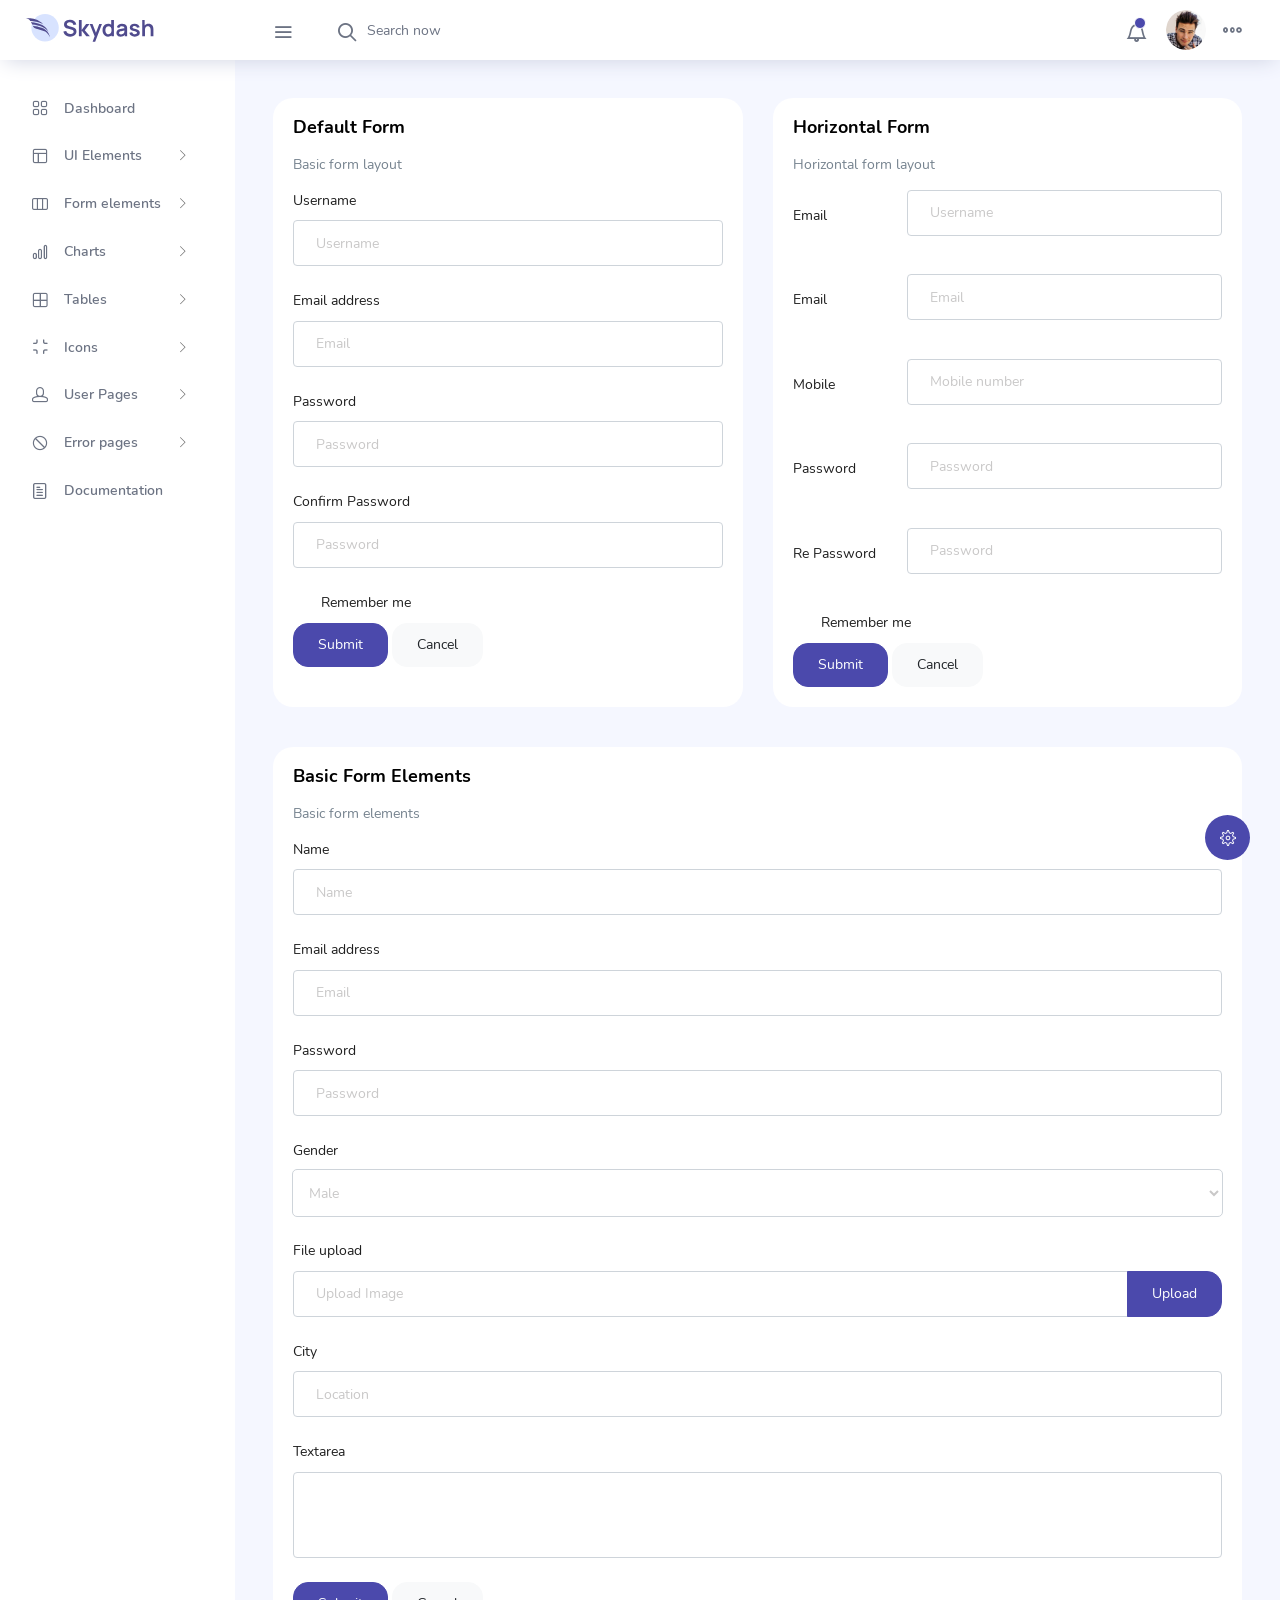
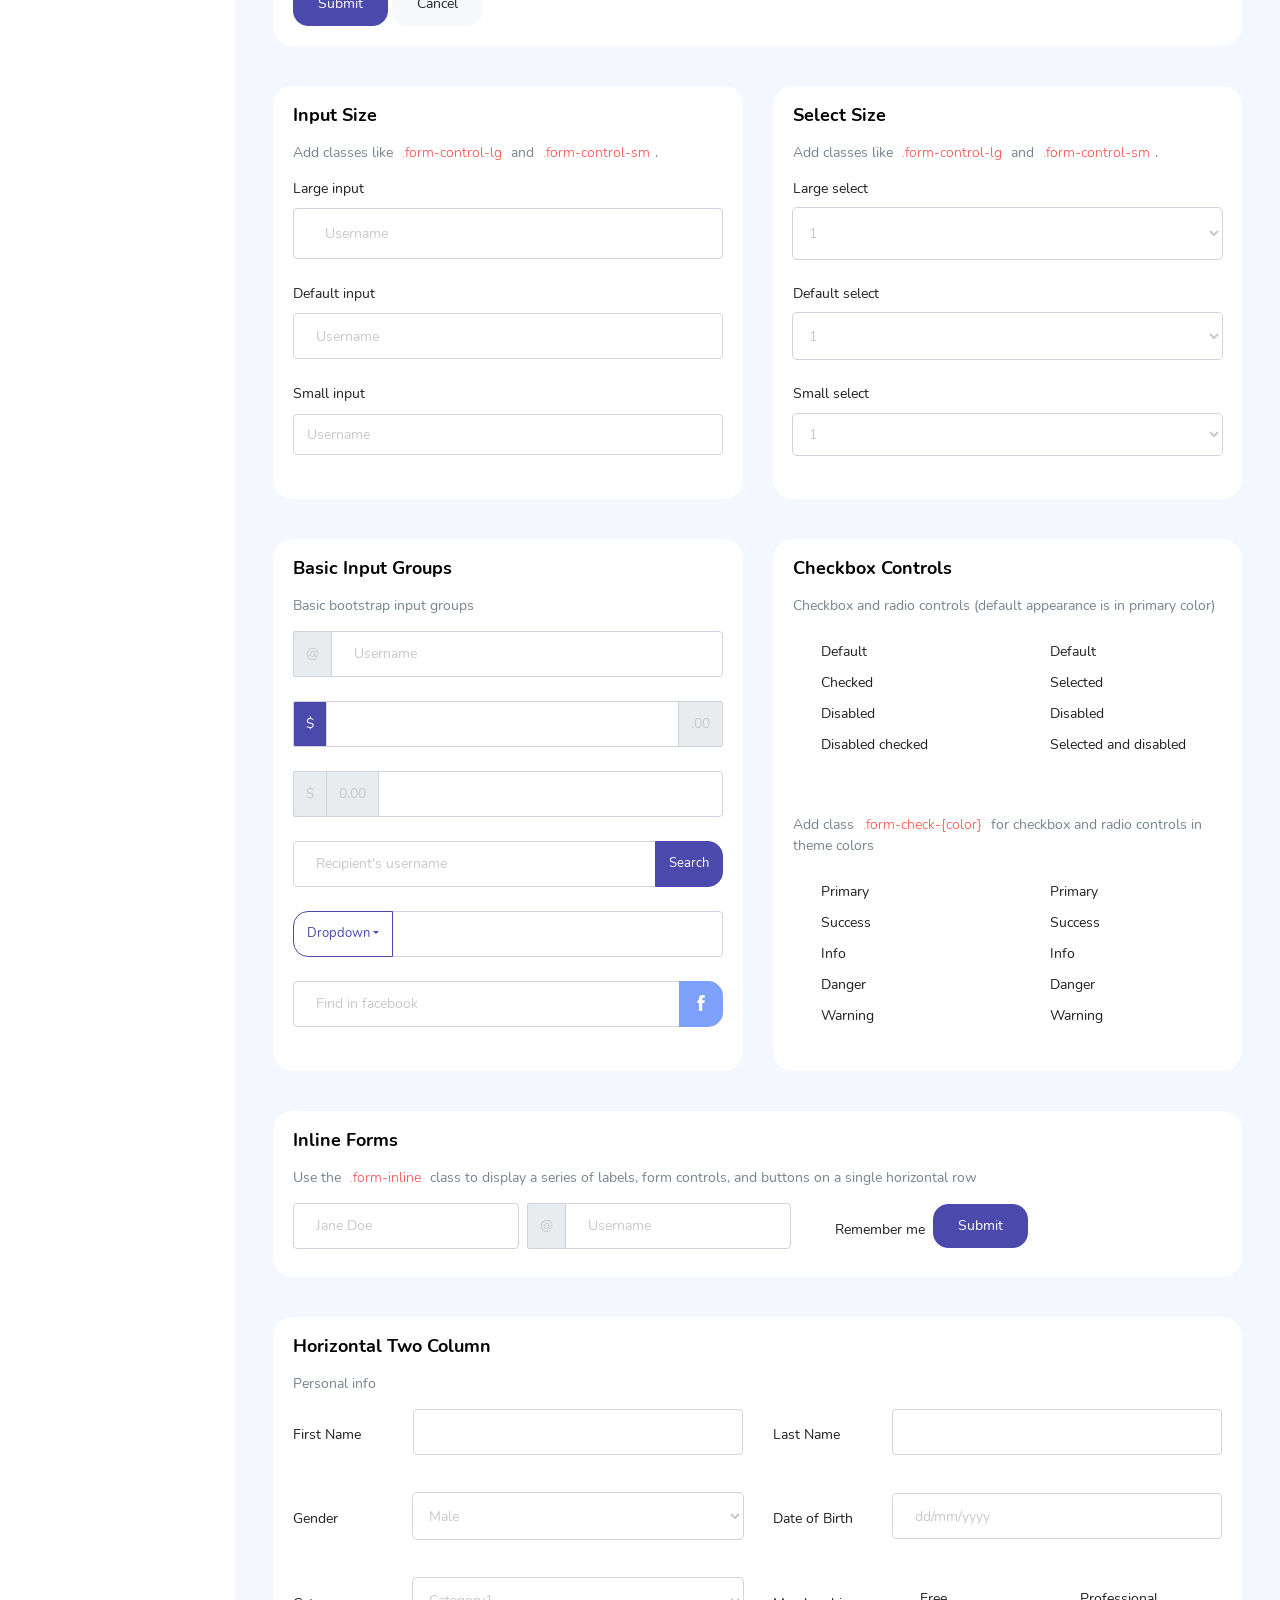
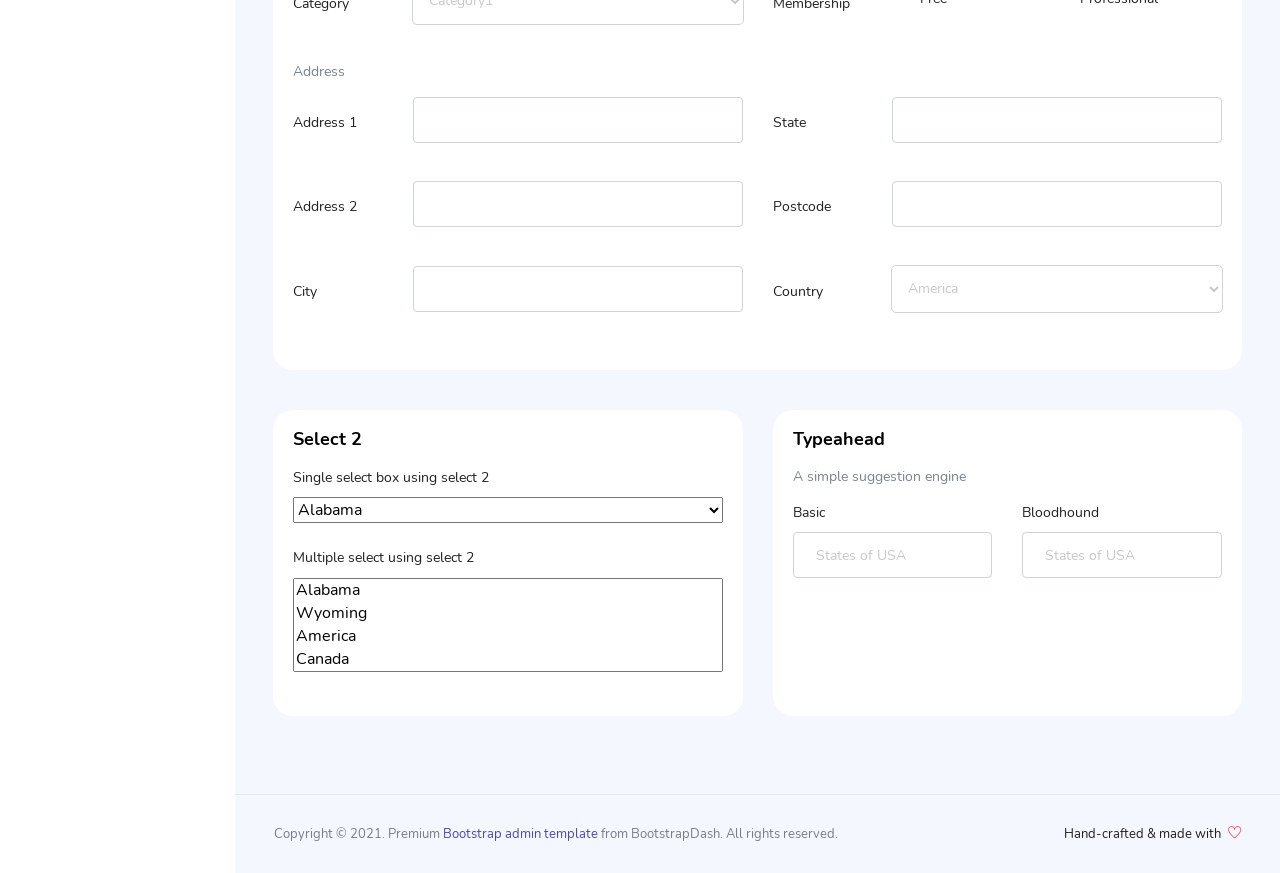
<file: Template/skydash/pages/forms/basic_elements.html>
<!DOCTYPE html>
<html lang="en">

<head>
  <!-- Required meta tags -->
  <meta charset="utf-8">
  <meta name="viewport" content="width=device-width, initial-scale=1, shrink-to-fit=no">
  <title>Skydash Admin</title>
  <!-- plugins:css -->
  <link rel="stylesheet" href="../../vendors/feather/feather.css">
  <link rel="stylesheet" href="../../vendors/ti-icons/css/themify-icons.css">
  <link rel="stylesheet" href="../../vendors/css/vendor.bundle.base.css">
  <!-- endinject -->
  <!-- Plugin css for this page -->
  <link rel="stylesheet" href="../../vendors/select2/select2.min.css">
  <link rel="stylesheet" href="../../vendors/select2-bootstrap-theme/select2-bootstrap.min.css">
  <!-- End plugin css for this page -->
  <!-- inject:css -->
  <link rel="stylesheet" href="../../css/vertical-layout-light/style.css">
  <!-- endinject -->
  <link rel="shortcut icon" href="../../images/favicon.png" />
</head>

<body>
  <div class="container-scroller">
    <!-- partial:../../partials/_navbar.html -->
    <nav class="navbar col-lg-12 col-12 p-0 fixed-top d-flex flex-row">
      <div class="text-center navbar-brand-wrapper d-flex align-items-center justify-content-center">
        <a class="navbar-brand brand-logo mr-5" href="../../index.html"><img src="../../images/logo.svg" class="mr-2" alt="logo"/></a>
        <a class="navbar-brand brand-logo-mini" href="../../index.html"><img src="../../images/logo-mini.svg" alt="logo"/></a>
      </div>
      <div class="navbar-menu-wrapper d-flex align-items-center justify-content-end">
        <button class="navbar-toggler navbar-toggler align-self-center" type="button" data-toggle="minimize">
          <span class="icon-menu"></span>
        </button>
        <ul class="navbar-nav mr-lg-2">
          <li class="nav-item nav-search d-none d-lg-block">
            <div class="input-group">
              <div class="input-group-prepend hover-cursor" id="navbar-search-icon">
                <span class="input-group-text" id="search">
                  <i class="icon-search"></i>
                </span>
              </div>
              <input type="text" class="form-control" id="navbar-search-input" placeholder="Search now" aria-label="search" aria-describedby="search">
            </div>
          </li>
        </ul>
        <ul class="navbar-nav navbar-nav-right">
          <li class="nav-item dropdown">
            <a class="nav-link count-indicator dropdown-toggle" id="notificationDropdown" href="#" data-toggle="dropdown">
              <i class="icon-bell mx-0"></i>
              <span class="count"></span>
            </a>
            <div class="dropdown-menu dropdown-menu-right navbar-dropdown preview-list" aria-labelledby="notificationDropdown">
              <p class="mb-0 font-weight-normal float-left dropdown-header">Notifications</p>
              <a class="dropdown-item preview-item">
                <div class="preview-thumbnail">
                  <div class="preview-icon bg-success">
                    <i class="ti-info-alt mx-0"></i>
                  </div>
                </div>
                <div class="preview-item-content">
                  <h6 class="preview-subject font-weight-normal">Application Error</h6>
                  <p class="font-weight-light small-text mb-0 text-muted">
                    Just now
                  </p>
                </div>
              </a>
              <a class="dropdown-item preview-item">
                <div class="preview-thumbnail">
                  <div class="preview-icon bg-warning">
                    <i class="ti-settings mx-0"></i>
                  </div>
                </div>
                <div class="preview-item-content">
                  <h6 class="preview-subject font-weight-normal">Settings</h6>
                  <p class="font-weight-light small-text mb-0 text-muted">
                    Private message
                  </p>
                </div>
              </a>
              <a class="dropdown-item preview-item">
                <div class="preview-thumbnail">
                  <div class="preview-icon bg-info">
                    <i class="ti-user mx-0"></i>
                  </div>
                </div>
                <div class="preview-item-content">
                  <h6 class="preview-subject font-weight-normal">New user registration</h6>
                  <p class="font-weight-light small-text mb-0 text-muted">
                    2 days ago
                  </p>
                </div>
              </a>
            </div>
          </li>
          <li class="nav-item nav-profile dropdown">
            <a class="nav-link dropdown-toggle" href="#" data-toggle="dropdown" id="profileDropdown">
              <img src="../../images/faces/face28.jpg" alt="profile"/>
            </a>
            <div class="dropdown-menu dropdown-menu-right navbar-dropdown" aria-labelledby="profileDropdown">
              <a class="dropdown-item">
                <i class="ti-settings text-primary"></i>
                Settings
              </a>
              <a class="dropdown-item">
                <i class="ti-power-off text-primary"></i>
                Logout
              </a>
            </div>
          </li>
          <li class="nav-item nav-settings d-none d-lg-flex">
            <a class="nav-link" href="#">
              <i class="icon-ellipsis"></i>
            </a>
          </li>
        </ul>
        <button class="navbar-toggler navbar-toggler-right d-lg-none align-self-center" type="button" data-toggle="offcanvas">
          <span class="icon-menu"></span>
        </button>
      </div>
    </nav>
    <!-- partial -->
    <div class="container-fluid page-body-wrapper">
      <!-- partial:../../partials/_settings-panel.html -->
      <div class="theme-setting-wrapper">
        <div id="settings-trigger"><i class="ti-settings"></i></div>
        <div id="theme-settings" class="settings-panel">
          <i class="settings-close ti-close"></i>
          <p class="settings-heading">SIDEBAR SKINS</p>
          <div class="sidebar-bg-options selected" id="sidebar-light-theme"><div class="img-ss rounded-circle bg-light border mr-3"></div>Light</div>
          <div class="sidebar-bg-options" id="sidebar-dark-theme"><div class="img-ss rounded-circle bg-dark border mr-3"></div>Dark</div>
          <p class="settings-heading mt-2">HEADER SKINS</p>
          <div class="color-tiles mx-0 px-4">
            <div class="tiles success"></div>
            <div class="tiles warning"></div>
            <div class="tiles danger"></div>
            <div class="tiles info"></div>
            <div class="tiles dark"></div>
            <div class="tiles default"></div>
          </div>
        </div>
      </div>
      <div id="right-sidebar" class="settings-panel">
        <i class="settings-close ti-close"></i>
        <ul class="nav nav-tabs border-top" id="setting-panel" role="tablist">
          <li class="nav-item">
            <a class="nav-link active" id="todo-tab" data-toggle="tab" href="#todo-section" role="tab" aria-controls="todo-section" aria-expanded="true">TO DO LIST</a>
          </li>
          <li class="nav-item">
            <a class="nav-link" id="chats-tab" data-toggle="tab" href="#chats-section" role="tab" aria-controls="chats-section">CHATS</a>
          </li>
        </ul>
        <div class="tab-content" id="setting-content">
          <div class="tab-pane fade show active scroll-wrapper" id="todo-section" role="tabpanel" aria-labelledby="todo-section">
            <div class="add-items d-flex px-3 mb-0">
              <form class="form w-100">
                <div class="form-group d-flex">
                  <input type="text" class="form-control todo-list-input" placeholder="Add To-do">
                  <button type="submit" class="add btn btn-primary todo-list-add-btn" id="add-task">Add</button>
                </div>
              </form>
            </div>
            <div class="list-wrapper px-3">
              <ul class="d-flex flex-column-reverse todo-list">
                <li>
                  <div class="form-check">
                    <label class="form-check-label">
                      <input class="checkbox" type="checkbox">
                      Team review meeting at 3.00 PM
                    </label>
                  </div>
                  <i class="remove ti-close"></i>
                </li>
                <li>
                  <div class="form-check">
                    <label class="form-check-label">
                      <input class="checkbox" type="checkbox">
                      Prepare for presentation
                    </label>
                  </div>
                  <i class="remove ti-close"></i>
                </li>
                <li>
                  <div class="form-check">
                    <label class="form-check-label">
                      <input class="checkbox" type="checkbox">
                      Resolve all the low priority tickets due today
                    </label>
                  </div>
                  <i class="remove ti-close"></i>
                </li>
                <li class="completed">
                  <div class="form-check">
                    <label class="form-check-label">
                      <input class="checkbox" type="checkbox" checked>
                      Schedule meeting for next week
                    </label>
                  </div>
                  <i class="remove ti-close"></i>
                </li>
                <li class="completed">
                  <div class="form-check">
                    <label class="form-check-label">
                      <input class="checkbox" type="checkbox" checked>
                      Project review
                    </label>
                  </div>
                  <i class="remove ti-close"></i>
                </li>
              </ul>
            </div>
            <h4 class="px-3 text-muted mt-5 font-weight-light mb-0">Events</h4>
            <div class="events pt-4 px-3">
              <div class="wrapper d-flex mb-2">
                <i class="ti-control-record text-primary mr-2"></i>
                <span>Feb 11 2018</span>
              </div>
              <p class="mb-0 font-weight-thin text-gray">Creating component page build a js</p>
              <p class="text-gray mb-0">The total number of sessions</p>
            </div>
            <div class="events pt-4 px-3">
              <div class="wrapper d-flex mb-2">
                <i class="ti-control-record text-primary mr-2"></i>
                <span>Feb 7 2018</span>
              </div>
              <p class="mb-0 font-weight-thin text-gray">Meeting with Alisa</p>
              <p class="text-gray mb-0 ">Call Sarah Graves</p>
            </div>
          </div>
          <!-- To do section tab ends -->
          <div class="tab-pane fade" id="chats-section" role="tabpanel" aria-labelledby="chats-section">
            <div class="d-flex align-items-center justify-content-between border-bottom">
              <p class="settings-heading border-top-0 mb-3 pl-3 pt-0 border-bottom-0 pb-0">Friends</p>
              <small class="settings-heading border-top-0 mb-3 pt-0 border-bottom-0 pb-0 pr-3 font-weight-normal">See All</small>
            </div>
            <ul class="chat-list">
              <li class="list active">
                <div class="profile"><img src="../../images/faces/face1.jpg" alt="image"><span class="online"></span></div>
                <div class="info">
                  <p>Thomas Douglas</p>
                  <p>Available</p>
                </div>
                <small class="text-muted my-auto">19 min</small>
              </li>
              <li class="list">
                <div class="profile"><img src="../../images/faces/face2.jpg" alt="image"><span class="offline"></span></div>
                <div class="info">
                  <div class="wrapper d-flex">
                    <p>Catherine</p>
                  </div>
                  <p>Away</p>
                </div>
                <div class="badge badge-success badge-pill my-auto mx-2">4</div>
                <small class="text-muted my-auto">23 min</small>
              </li>
              <li class="list">
                <div class="profile"><img src="../../images/faces/face3.jpg" alt="image"><span class="online"></span></div>
                <div class="info">
                  <p>Daniel Russell</p>
                  <p>Available</p>
                </div>
                <small class="text-muted my-auto">14 min</small>
              </li>
              <li class="list">
                <div class="profile"><img src="../../images/faces/face4.jpg" alt="image"><span class="offline"></span></div>
                <div class="info">
                  <p>James Richardson</p>
                  <p>Away</p>
                </div>
                <small class="text-muted my-auto">2 min</small>
              </li>
              <li class="list">
                <div class="profile"><img src="../../images/faces/face5.jpg" alt="image"><span class="online"></span></div>
                <div class="info">
                  <p>Madeline Kennedy</p>
                  <p>Available</p>
                </div>
                <small class="text-muted my-auto">5 min</small>
              </li>
              <li class="list">
                <div class="profile"><img src="../../images/faces/face6.jpg" alt="image"><span class="online"></span></div>
                <div class="info">
                  <p>Sarah Graves</p>
                  <p>Available</p>
                </div>
                <small class="text-muted my-auto">47 min</small>
              </li>
            </ul>
          </div>
          <!-- chat tab ends -->
        </div>
      </div>
      <!-- partial -->
      <!-- partial:../../partials/_sidebar.html -->
      <nav class="sidebar sidebar-offcanvas" id="sidebar">
        <ul class="nav">
          <li class="nav-item">
            <a class="nav-link" href="../../index.html">
              <i class="icon-grid menu-icon"></i>
              <span class="menu-title">Dashboard</span>
            </a>
          </li>
          <li class="nav-item">
            <a class="nav-link" data-toggle="collapse" href="#ui-basic" aria-expanded="false" aria-controls="ui-basic">
              <i class="icon-layout menu-icon"></i>
              <span class="menu-title">UI Elements</span>
              <i class="menu-arrow"></i>
            </a>
            <div class="collapse" id="ui-basic">
              <ul class="nav flex-column sub-menu">
                <li class="nav-item"> <a class="nav-link" href="../../pages/ui-features/buttons.html">Buttons</a></li>
                <li class="nav-item"> <a class="nav-link" href="../../pages/ui-features/dropdowns.html">Dropdowns</a></li>
                <li class="nav-item"> <a class="nav-link" href="../../pages/ui-features/typography.html">Typography</a></li>
              </ul>
            </div>
          </li>
          <li class="nav-item">
            <a class="nav-link" data-toggle="collapse" href="#form-elements" aria-expanded="false" aria-controls="form-elements">
              <i class="icon-columns menu-icon"></i>
              <span class="menu-title">Form elements</span>
              <i class="menu-arrow"></i>
            </a>
            <div class="collapse" id="form-elements">
              <ul class="nav flex-column sub-menu">
                <li class="nav-item"><a class="nav-link" href="../../pages/forms/basic_elements.html">Basic Elements</a></li>
              </ul>
            </div>
          </li>
          <li class="nav-item">
            <a class="nav-link" data-toggle="collapse" href="#charts" aria-expanded="false" aria-controls="charts">
              <i class="icon-bar-graph menu-icon"></i>
              <span class="menu-title">Charts</span>
              <i class="menu-arrow"></i>
            </a>
            <div class="collapse" id="charts">
              <ul class="nav flex-column sub-menu">
                <li class="nav-item"> <a class="nav-link" href="../../pages/charts/chartjs.html">ChartJs</a></li>
              </ul>
            </div>
          </li>
          <li class="nav-item">
            <a class="nav-link" data-toggle="collapse" href="#tables" aria-expanded="false" aria-controls="tables">
              <i class="icon-grid-2 menu-icon"></i>
              <span class="menu-title">Tables</span>
              <i class="menu-arrow"></i>
            </a>
            <div class="collapse" id="tables">
              <ul class="nav flex-column sub-menu">
                <li class="nav-item"> <a class="nav-link" href="../../pages/tables/basic-table.html">Basic table</a></li>
              </ul>
            </div>
          </li>
          <li class="nav-item">
            <a class="nav-link" data-toggle="collapse" href="#icons" aria-expanded="false" aria-controls="icons">
              <i class="icon-contract menu-icon"></i>
              <span class="menu-title">Icons</span>
              <i class="menu-arrow"></i>
            </a>
            <div class="collapse" id="icons">
              <ul class="nav flex-column sub-menu">
                <li class="nav-item"> <a class="nav-link" href="../../pages/icons/mdi.html">Mdi icons</a></li>
              </ul>
            </div>
          </li>
          <li class="nav-item">
            <a class="nav-link" data-toggle="collapse" href="#auth" aria-expanded="false" aria-controls="auth">
              <i class="icon-head menu-icon"></i>
              <span class="menu-title">User Pages</span>
              <i class="menu-arrow"></i>
            </a>
            <div class="collapse" id="auth">
              <ul class="nav flex-column sub-menu">
                <li class="nav-item"> <a class="nav-link" href="../../pages/samples/login.html"> Login </a></li>
                <li class="nav-item"> <a class="nav-link" href="../../pages/samples/register.html"> Register </a></li>
              </ul>
            </div>
          </li>
          <li class="nav-item">
            <a class="nav-link" data-toggle="collapse" href="#error" aria-expanded="false" aria-controls="error">
              <i class="icon-ban menu-icon"></i>
              <span class="menu-title">Error pages</span>
              <i class="menu-arrow"></i>
            </a>
            <div class="collapse" id="error">
              <ul class="nav flex-column sub-menu">
                <li class="nav-item"> <a class="nav-link" href="../../pages/samples/error-404.html"> 404 </a></li>
                <li class="nav-item"> <a class="nav-link" href="../../pages/samples/error-500.html"> 500 </a></li>
              </ul>
            </div>
          </li>
          <li class="nav-item">
            <a class="nav-link" href="../../pages/documentation/documentation.html">
              <i class="icon-paper menu-icon"></i>
              <span class="menu-title">Documentation</span>
            </a>
          </li>
        </ul>
      </nav>
      <!-- partial -->
      <div class="main-panel">        
        <div class="content-wrapper">
          <div class="row">
            <div class="col-md-6 grid-margin stretch-card">
              <div class="card">
                <div class="card-body">
                  <h4 class="card-title">Default form</h4>
                  <p class="card-description">
                    Basic form layout
                  </p>
                  <form class="forms-sample">
                    <div class="form-group">
                      <label for="exampleInputUsername1">Username</label>
                      <input type="text" class="form-control" id="exampleInputUsername1" placeholder="Username">
                    </div>
                    <div class="form-group">
                      <label for="exampleInputEmail1">Email address</label>
                      <input type="email" class="form-control" id="exampleInputEmail1" placeholder="Email">
                    </div>
                    <div class="form-group">
                      <label for="exampleInputPassword1">Password</label>
                      <input type="password" class="form-control" id="exampleInputPassword1" placeholder="Password">
                    </div>
                    <div class="form-group">
                      <label for="exampleInputConfirmPassword1">Confirm Password</label>
                      <input type="password" class="form-control" id="exampleInputConfirmPassword1" placeholder="Password">
                    </div>
                    <div class="form-check form-check-flat form-check-primary">
                      <label class="form-check-label">
                        <input type="checkbox" class="form-check-input">
                        Remember me
                      </label>
                    </div>
                    <button type="submit" class="btn btn-primary mr-2">Submit</button>
                    <button class="btn btn-light">Cancel</button>
                  </form>
                </div>
              </div>
            </div>
            <div class="col-md-6 grid-margin stretch-card">
              <div class="card">
                <div class="card-body">
                  <h4 class="card-title">Horizontal Form</h4>
                  <p class="card-description">
                    Horizontal form layout
                  </p>
                  <form class="forms-sample">
                    <div class="form-group row">
                      <label for="exampleInputUsername2" class="col-sm-3 col-form-label">Email</label>
                      <div class="col-sm-9">
                        <input type="text" class="form-control" id="exampleInputUsername2" placeholder="Username">
                      </div>
                    </div>
                    <div class="form-group row">
                      <label for="exampleInputEmail2" class="col-sm-3 col-form-label">Email</label>
                      <div class="col-sm-9">
                        <input type="email" class="form-control" id="exampleInputEmail2" placeholder="Email">
                      </div>
                    </div>
                    <div class="form-group row">
                      <label for="exampleInputMobile" class="col-sm-3 col-form-label">Mobile</label>
                      <div class="col-sm-9">
                        <input type="text" class="form-control" id="exampleInputMobile" placeholder="Mobile number">
                      </div>
                    </div>
                    <div class="form-group row">
                      <label for="exampleInputPassword2" class="col-sm-3 col-form-label">Password</label>
                      <div class="col-sm-9">
                        <input type="password" class="form-control" id="exampleInputPassword2" placeholder="Password">
                      </div>
                    </div>
                    <div class="form-group row">
                      <label for="exampleInputConfirmPassword2" class="col-sm-3 col-form-label">Re Password</label>
                      <div class="col-sm-9">
                        <input type="password" class="form-control" id="exampleInputConfirmPassword2" placeholder="Password">
                      </div>
                    </div>
                    <div class="form-check form-check-flat form-check-primary">
                      <label class="form-check-label">
                        <input type="checkbox" class="form-check-input">
                        Remember me
                      </label>
                    </div>
                    <button type="submit" class="btn btn-primary mr-2">Submit</button>
                    <button class="btn btn-light">Cancel</button>
                  </form>
                </div>
              </div>
            </div>
            <div class="col-12 grid-margin stretch-card">
              <div class="card">
                <div class="card-body">
                  <h4 class="card-title">Basic form elements</h4>
                  <p class="card-description">
                    Basic form elements
                  </p>
                  <form class="forms-sample">
                    <div class="form-group">
                      <label for="exampleInputName1">Name</label>
                      <input type="text" class="form-control" id="exampleInputName1" placeholder="Name">
                    </div>
                    <div class="form-group">
                      <label for="exampleInputEmail3">Email address</label>
                      <input type="email" class="form-control" id="exampleInputEmail3" placeholder="Email">
                    </div>
                    <div class="form-group">
                      <label for="exampleInputPassword4">Password</label>
                      <input type="password" class="form-control" id="exampleInputPassword4" placeholder="Password">
                    </div>
                    <div class="form-group">
                      <label for="exampleSelectGender">Gender</label>
                        <select class="form-control" id="exampleSelectGender">
                          <option>Male</option>
                          <option>Female</option>
                        </select>
                      </div>
                    <div class="form-group">
                      <label>File upload</label>
                      <input type="file" name="img[]" class="file-upload-default">
                      <div class="input-group col-xs-12">
                        <input type="text" class="form-control file-upload-info" disabled placeholder="Upload Image">
                        <span class="input-group-append">
                          <button class="file-upload-browse btn btn-primary" type="button">Upload</button>
                        </span>
                      </div>
                    </div>
                    <div class="form-group">
                      <label for="exampleInputCity1">City</label>
                      <input type="text" class="form-control" id="exampleInputCity1" placeholder="Location">
                    </div>
                    <div class="form-group">
                      <label for="exampleTextarea1">Textarea</label>
                      <textarea class="form-control" id="exampleTextarea1" rows="4"></textarea>
                    </div>
                    <button type="submit" class="btn btn-primary mr-2">Submit</button>
                    <button class="btn btn-light">Cancel</button>
                  </form>
                </div>
              </div>
            </div>
            <div class="col-md-6 grid-margin stretch-card">
              <div class="card">
                <div class="card-body">
                  <h4 class="card-title">Input size</h4>
                  <p class="card-description">
                    Add classes like <code>.form-control-lg</code> and <code>.form-control-sm</code>.
                  </p>
                  <div class="form-group">
                    <label>Large input</label>
                    <input type="text" class="form-control form-control-lg" placeholder="Username" aria-label="Username">
                  </div>
                  <div class="form-group">
                    <label>Default input</label>
                    <input type="text" class="form-control" placeholder="Username" aria-label="Username">
                  </div>
                  <div class="form-group">
                    <label>Small input</label>
                    <input type="text" class="form-control form-control-sm" placeholder="Username" aria-label="Username">
                  </div>
                </div>
              </div>
            </div>
            <div class="col-md-6 grid-margin stretch-card">
              <div class="card">
                <div class="card-body">
                  <h4 class="card-title">Select size</h4>
                  <p class="card-description">
                    Add classes like <code>.form-control-lg</code> and <code>.form-control-sm</code>.                    
                  </p>
                  <div class="form-group">
                    <label for="exampleFormControlSelect1">Large select</label>
                    <select class="form-control form-control-lg" id="exampleFormControlSelect1">
                      <option>1</option>
                      <option>2</option>
                      <option>3</option>
                      <option>4</option>
                      <option>5</option>
                    </select>
                  </div>
                  <div class="form-group">
                    <label for="exampleFormControlSelect2">Default select</label>
                    <select class="form-control" id="exampleFormControlSelect2">
                      <option>1</option>
                      <option>2</option>
                      <option>3</option>
                      <option>4</option>
                      <option>5</option>
                    </select>
                  </div>
                  <div class="form-group">
                    <label for="exampleFormControlSelect3">Small select</label>
                    <select class="form-control form-control-sm" id="exampleFormControlSelect3">
                      <option>1</option>
                      <option>2</option>
                      <option>3</option>
                      <option>4</option>
                      <option>5</option>
                    </select>
                  </div>
                </div>
              </div>
            </div>
            <div class="col-md-6 grid-margin stretch-card">
              <div class="card">
                <div class="card-body">
                  <h4 class="card-title">Basic input groups</h4>
                  <p class="card-description">
                    Basic bootstrap input groups
                  </p>
                  <div class="form-group">
                    <div class="input-group">
                      <div class="input-group-prepend">
                        <span class="input-group-text">@</span>
                      </div>
                      <input type="text" class="form-control" placeholder="Username" aria-label="Username">
                    </div>
                  </div>
                  <div class="form-group">
                    <div class="input-group">
                      <div class="input-group-prepend">
                        <span class="input-group-text bg-primary text-white">$</span>
                      </div>
                      <input type="text" class="form-control" aria-label="Amount (to the nearest dollar)">
                      <div class="input-group-append">
                        <span class="input-group-text">.00</span>
                      </div>
                    </div>
                  </div>
                  <div class="form-group">
                    <div class="input-group">
                      <div class="input-group-prepend">
                        <span class="input-group-text">$</span>
                      </div>
                      <div class="input-group-prepend">
                        <span class="input-group-text">0.00</span>
                      </div>
                      <input type="text" class="form-control" aria-label="Amount (to the nearest dollar)">
                    </div>
                  </div>
                  <div class="form-group">
                    <div class="input-group">
                      <input type="text" class="form-control" placeholder="Recipient's username" aria-label="Recipient's username">
                      <div class="input-group-append">
                        <button class="btn btn-sm btn-primary" type="button">Search</button>
                      </div>
                    </div>
                  </div>
                  <div class="form-group">
                    <div class="input-group">
                      <div class="input-group-prepend">
                        <button class="btn btn-sm btn-outline-primary dropdown-toggle" type="button" data-toggle="dropdown" aria-haspopup="true" aria-expanded="false">Dropdown</button>
                        <div class="dropdown-menu">
                          <a class="dropdown-item" href="#">Action</a>
                          <a class="dropdown-item" href="#">Another action</a>
                          <a class="dropdown-item" href="#">Something else here</a>
                          <div role="separator" class="dropdown-divider"></div>
                          <a class="dropdown-item" href="#">Separated link</a>
                        </div>
                      </div>
                      <input type="text" class="form-control" aria-label="Text input with dropdown button">
                    </div>
                  </div>
                  <div class="form-group">
                    <div class="input-group">
                      <input type="text" class="form-control" placeholder="Find in facebook" aria-label="Recipient's username">
                      <div class="input-group-append">
                        <button class="btn btn-sm btn-facebook" type="button">
                          <i class="ti-facebook"></i>
                        </button>
                      </div>
                    </div>
                  </div>
                </div>
              </div>
            </div>
            <div class="col-md-6 grid-margin stretch-card">
              <div class="card">
                <div class="card-body">
                  <h4 class="card-title">Checkbox Controls</h4>
                  <p class="card-description">Checkbox and radio controls (default appearance is in primary color)</p>
                  <form>
                    <div class="row">
                      <div class="col-md-6">
                        <div class="form-group">
                          <div class="form-check">
                            <label class="form-check-label">
                              <input type="checkbox" class="form-check-input">
                              Default
                            </label>
                          </div>
                          <div class="form-check">
                            <label class="form-check-label">
                              <input type="checkbox" class="form-check-input" checked>
                              Checked
                            </label>
                          </div>
                          <div class="form-check">
                            <label class="form-check-label">
                              <input type="checkbox" class="form-check-input" disabled>
                              Disabled
                            </label>
                          </div>
                          <div class="form-check">
                            <label class="form-check-label">
                              <input type="checkbox" class="form-check-input" disabled checked>
                              Disabled checked
                            </label>
                          </div>
                        </div>
                      </div>
                      <div class="col-md-6">
                        <div class="form-group">
                          <div class="form-check">
                            <label class="form-check-label">
                              <input type="radio" class="form-check-input" name="optionsRadios" id="optionsRadios1" value="">
                              Default
                            </label>
                          </div>
                          <div class="form-check">
                            <label class="form-check-label">
                              <input type="radio" class="form-check-input" name="optionsRadios" id="optionsRadios2" value="option2" checked>
                              Selected
                            </label>
                          </div>
                          <div class="form-check">
                            <label class="form-check-label">
                              <input type="radio" class="form-check-input" name="optionsRadios2" id="optionsRadios3" value="option3" disabled>
                              Disabled
                            </label>
                          </div>
                          <div class="form-check">
                            <label class="form-check-label">
                              <input type="radio" class="form-check-input" name="optionsRadio2" id="optionsRadios4" value="option4" disabled checked>
                              Selected and disabled
                            </label>
                          </div>
                        </div>
                      </div>
                    </div>
                  </form>
                </div>
                <div class="card-body">
                  <p class="card-description">Add class <code>.form-check-{color}</code> for checkbox and radio controls in theme colors</p>
                  <form>
                    <div class="row">
                      <div class="col-md-6">
                        <div class="form-group">
                          <div class="form-check form-check-primary">
                            <label class="form-check-label">
                              <input type="checkbox" class="form-check-input" checked>
                              Primary
                            </label>
                          </div>
                          <div class="form-check form-check-success">
                            <label class="form-check-label">
                              <input type="checkbox" class="form-check-input" checked>
                              Success
                            </label>
                          </div>
                          <div class="form-check form-check-info">
                            <label class="form-check-label">
                              <input type="checkbox" class="form-check-input" checked>
                              Info
                            </label>
                          </div>
                          <div class="form-check form-check-danger">
                            <label class="form-check-label">
                              <input type="checkbox" class="form-check-input" checked>
                              Danger
                            </label>
                          </div>
                          <div class="form-check form-check-warning">
                            <label class="form-check-label">
                              <input type="checkbox" class="form-check-input" checked>
                              Warning
                            </label>
                          </div>
                        </div>
                      </div>
                      <div class="col-md-6">
                        <div class="form-group">
                          <div class="form-check form-check-primary">
                            <label class="form-check-label">
                              <input type="radio" class="form-check-input" name="ExampleRadio1" id="ExampleRadio1" checked>
                              Primary
                            </label>
                          </div>
                          <div class="form-check form-check-success">
                            <label class="form-check-label">
                              <input type="radio" class="form-check-input" name="ExampleRadio2" id="ExampleRadio2" checked>
                              Success
                            </label>
                          </div>
                          <div class="form-check form-check-info">
                            <label class="form-check-label">
                              <input type="radio" class="form-check-input" name="ExampleRadio3" id="ExampleRadio3" checked>
                              Info
                            </label>
                          </div>
                          <div class="form-check form-check-danger">
                            <label class="form-check-label">
                              <input type="radio" class="form-check-input" name="ExampleRadio4" id="ExampleRadio4" checked>
                              Danger
                            </label>
                          </div>
                          <div class="form-check form-check-warning">
                            <label class="form-check-label">
                              <input type="radio" class="form-check-input" name="ExampleRadio5" id="ExampleRadio5" checked>
                              Warning
                            </label>
                          </div>
                        </div>
                      </div>
                    </div>
                  </form>
                </div>
              </div>
            </div>
            <div class="col-12 grid-margin stretch-card">
              <div class="card">
                <div class="card-body">
                  <h4 class="card-title">Inline forms</h4>
                  <p class="card-description">
                    Use the <code>.form-inline</code> class to display a series of labels, form controls, and buttons on a single horizontal row
                  </p>
                  <form class="form-inline">
                    <label class="sr-only" for="inlineFormInputName2">Name</label>
                    <input type="text" class="form-control mb-2 mr-sm-2" id="inlineFormInputName2" placeholder="Jane Doe">
                  
                    <label class="sr-only" for="inlineFormInputGroupUsername2">Username</label>
                    <div class="input-group mb-2 mr-sm-2">
                      <div class="input-group-prepend">
                        <div class="input-group-text">@</div>
                      </div>
                      <input type="text" class="form-control" id="inlineFormInputGroupUsername2" placeholder="Username">
                    </div>
                    <div class="form-check mx-sm-2">
                      <label class="form-check-label">
                        <input type="checkbox" class="form-check-input" checked>
                        Remember me
                      </label>
                    </div>
                    <button type="submit" class="btn btn-primary mb-2">Submit</button>
                  </form>
                </div>
              </div>
            </div>
            <div class="col-12 grid-margin">
              <div class="card">
                <div class="card-body">
                  <h4 class="card-title">Horizontal Two column</h4>
                  <form class="form-sample">
                    <p class="card-description">
                      Personal info
                    </p>
                    <div class="row">
                      <div class="col-md-6">
                        <div class="form-group row">
                          <label class="col-sm-3 col-form-label">First Name</label>
                          <div class="col-sm-9">
                            <input type="text" class="form-control" />
                          </div>
                        </div>
                      </div>
                      <div class="col-md-6">
                        <div class="form-group row">
                          <label class="col-sm-3 col-form-label">Last Name</label>
                          <div class="col-sm-9">
                            <input type="text" class="form-control" />
                          </div>
                        </div>
                      </div>
                    </div>
                    <div class="row">
                      <div class="col-md-6">
                        <div class="form-group row">
                          <label class="col-sm-3 col-form-label">Gender</label>
                          <div class="col-sm-9">
                            <select class="form-control">
                              <option>Male</option>
                              <option>Female</option>
                            </select>
                          </div>
                        </div>
                      </div>
                      <div class="col-md-6">
                        <div class="form-group row">
                          <label class="col-sm-3 col-form-label">Date of Birth</label>
                          <div class="col-sm-9">
                            <input class="form-control" placeholder="dd/mm/yyyy"/>
                          </div>
                        </div>
                      </div>
                    </div>
                    <div class="row">
                      <div class="col-md-6">
                        <div class="form-group row">
                          <label class="col-sm-3 col-form-label">Category</label>
                          <div class="col-sm-9">
                            <select class="form-control">
                              <option>Category1</option>
                              <option>Category2</option>
                              <option>Category3</option>
                              <option>Category4</option>
                            </select>
                          </div>
                        </div>
                      </div>
                      <div class="col-md-6">
                        <div class="form-group row">
                          <label class="col-sm-3 col-form-label">Membership</label>
                          <div class="col-sm-4">
                            <div class="form-check">
                              <label class="form-check-label">
                                <input type="radio" class="form-check-input" name="membershipRadios" id="membershipRadios1" value="" checked>
                                Free
                              </label>
                            </div>
                          </div>
                          <div class="col-sm-5">
                            <div class="form-check">
                              <label class="form-check-label">
                                <input type="radio" class="form-check-input" name="membershipRadios" id="membershipRadios2" value="option2">
                                Professional
                              </label>
                            </div>
                          </div>
                        </div>
                      </div>
                    </div>
                    <p class="card-description">
                      Address
                    </p>
                    <div class="row">
                      <div class="col-md-6">
                        <div class="form-group row">
                          <label class="col-sm-3 col-form-label">Address 1</label>
                          <div class="col-sm-9">
                            <input type="text" class="form-control" />
                          </div>
                        </div>
                      </div>
                      <div class="col-md-6">
                        <div class="form-group row">
                          <label class="col-sm-3 col-form-label">State</label>
                          <div class="col-sm-9">
                            <input type="text" class="form-control" />
                          </div>
                        </div>
                      </div>
                    </div>
                    <div class="row">
                      <div class="col-md-6">
                        <div class="form-group row">
                          <label class="col-sm-3 col-form-label">Address 2</label>
                          <div class="col-sm-9">
                            <input type="text" class="form-control" />
                          </div>
                        </div>
                      </div>
                      <div class="col-md-6">
                        <div class="form-group row">
                          <label class="col-sm-3 col-form-label">Postcode</label>
                          <div class="col-sm-9">
                            <input type="text" class="form-control" />
                          </div>
                        </div>
                      </div>
                    </div>
                    <div class="row">
                      <div class="col-md-6">
                        <div class="form-group row">
                          <label class="col-sm-3 col-form-label">City</label>
                          <div class="col-sm-9">
                            <input type="text" class="form-control" />
                          </div>
                        </div>
                      </div>
                      <div class="col-md-6">
                        <div class="form-group row">
                          <label class="col-sm-3 col-form-label">Country</label>
                          <div class="col-sm-9">
                            <select class="form-control">
                              <option>America</option>
                              <option>Italy</option>
                              <option>Russia</option>
                              <option>Britain</option>
                            </select>
                          </div>
                        </div>
                      </div>
                    </div>
                  </form>
                </div>
              </div>
            </div>
            <div class="col-md-6 grid-margin stretch-card">
              <div class="card">
                <div class="card-body">
                  <h4 class="card-title">Select 2</h4>
                  <div class="form-group">
                    <label>Single select box using select 2</label>
                    <select class="js-example-basic-single w-100">
                      <option value="AL">Alabama</option>
                      <option value="WY">Wyoming</option>
                      <option value="AM">America</option>
                      <option value="CA">Canada</option>
                      <option value="RU">Russia</option>
                    </select>
                  </div>
                  <div class="form-group">
                    <label>Multiple select using select 2</label>
                    <select class="js-example-basic-multiple w-100" multiple="multiple">
                      <option value="AL">Alabama</option>
                      <option value="WY">Wyoming</option>
                      <option value="AM">America</option>
                      <option value="CA">Canada</option>
                      <option value="RU">Russia</option>
                    </select>
                  </div>
                </div>
              </div>
            </div>
            <div class="col-md-6 grid-margin stretch-card">
              <div class="card">
                <div class="card-body">
                  <h4 class="card-title">Typeahead</h4>
                  <p class="card-description">
                    A simple suggestion engine
                  </p>
                  <div class="form-group row">
                    <div class="col">
                      <label>Basic</label>
                      <div id="the-basics">
                        <input class="typeahead" type="text" placeholder="States of USA">
                      </div>
                    </div>
                    <div class="col">
                      <label>Bloodhound</label>
                      <div id="bloodhound">
                        <input class="typeahead" type="text" placeholder="States of USA">
                      </div>
                    </div>
                  </div>
                </div>
              </div>
            </div>
          </div>
        </div>
        <!-- content-wrapper ends -->
        <!-- partial:../../partials/_footer.html -->
        <footer class="footer">
          <div class="d-sm-flex justify-content-center justify-content-sm-between">
            <span class="text-muted text-center text-sm-left d-block d-sm-inline-block">Copyright © 2021.  Premium <a href="https://www.bootstrapdash.com/" target="_blank">Bootstrap admin template</a> from BootstrapDash. All rights reserved.</span>
            <span class="float-none float-sm-right d-block mt-1 mt-sm-0 text-center">Hand-crafted & made with <i class="ti-heart text-danger ml-1"></i></span>
          </div>
        </footer>
        <!-- partial -->
      </div>
      <!-- main-panel ends -->
    </div>
    <!-- page-body-wrapper ends -->
  </div>
  <!-- container-scroller -->
  <!-- plugins:js -->
  <script src="../../vendors/js/vendor.bundle.base.js"></script>
  <!-- endinject -->
  <!-- Plugin js for this page -->
  <script src="../../vendors/typeahead.js/typeahead.bundle.min.js"></script>
  <script src="../../vendors/select2/select2.min.js"></script>
  <!-- End plugin js for this page -->
  <!-- inject:js -->
  <script src="../../js/off-canvas.js"></script>
  <script src="../../js/hoverable-collapse.js"></script>
  <script src="../../js/template.js"></script>
  <script src="../../js/settings.js"></script>
  <script src="../../js/todolist.js"></script>
  <!-- endinject -->
  <!-- Custom js for this page-->
  <script src="../../js/file-upload.js"></script>
  <script src="../../js/typeahead.js"></script>
  <script src="../../js/select2.js"></script>
  <!-- End custom js for this page-->
</body>

</html>
</file>
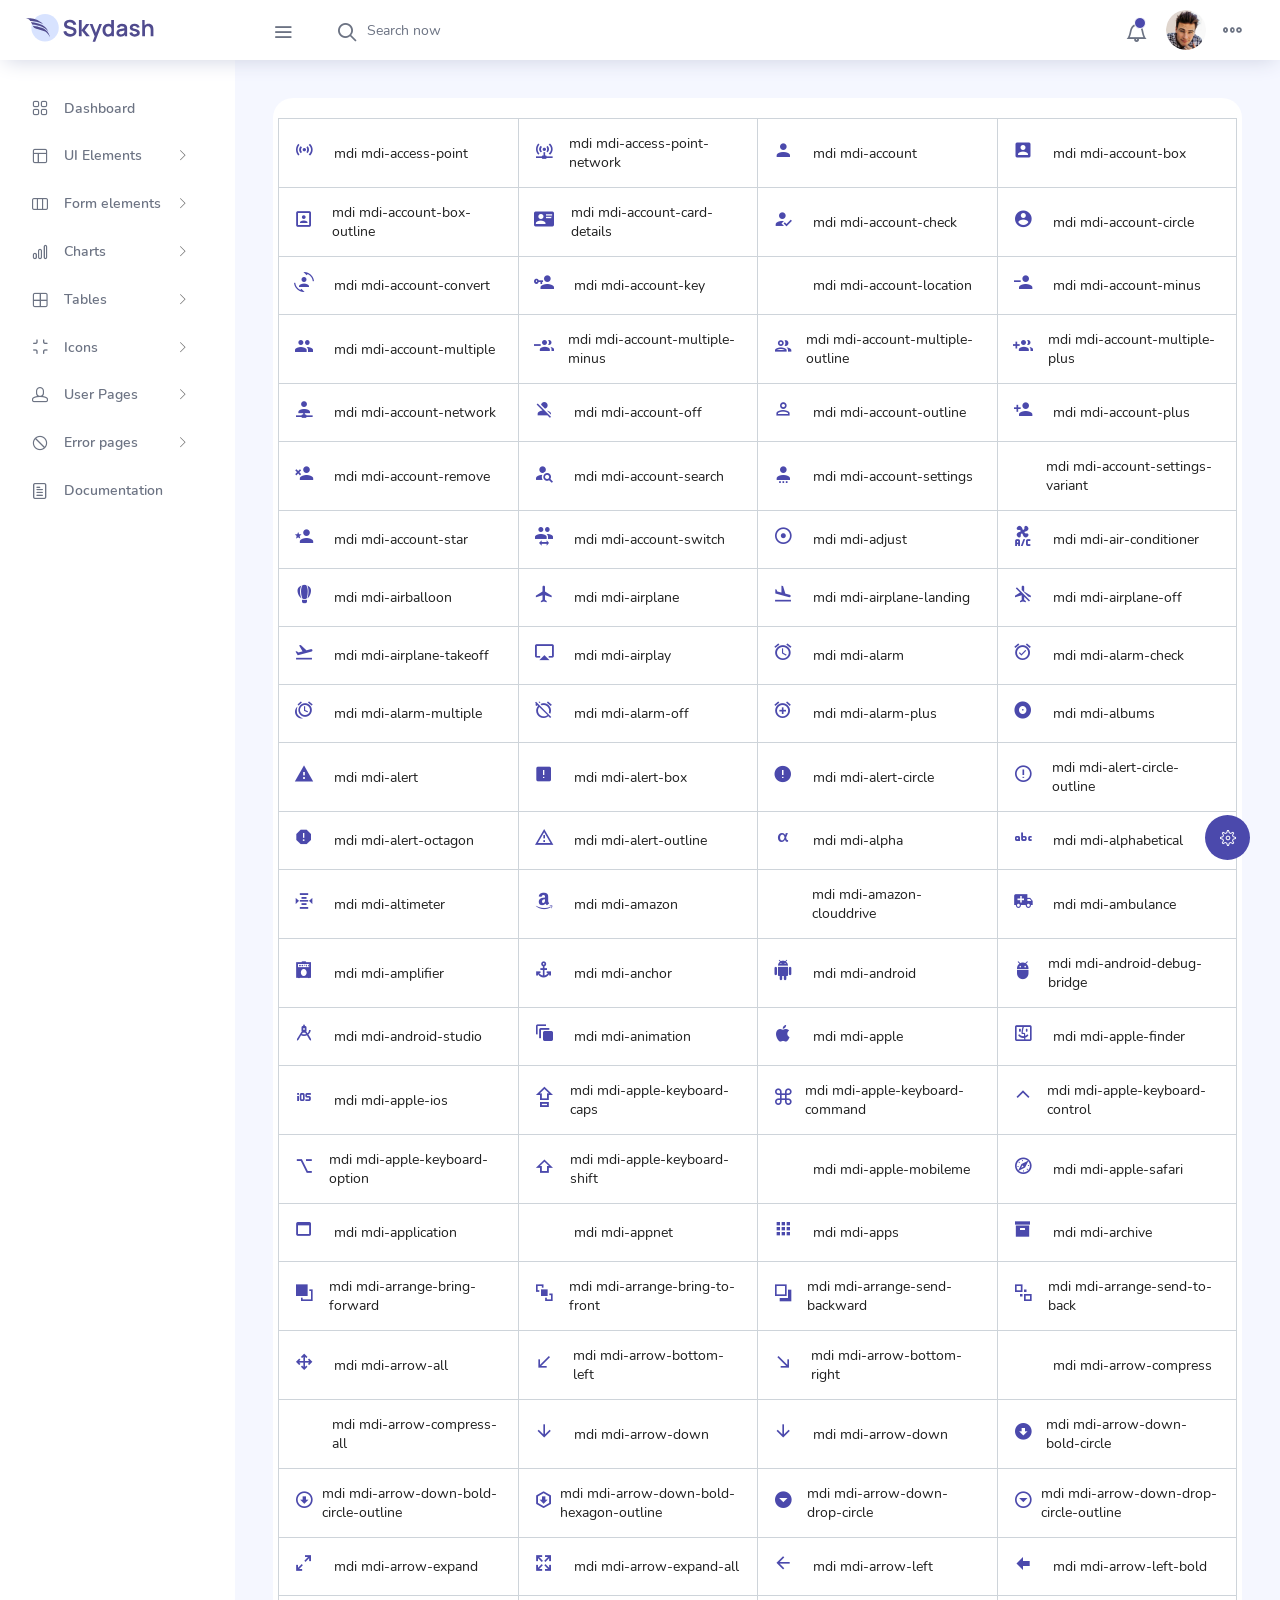
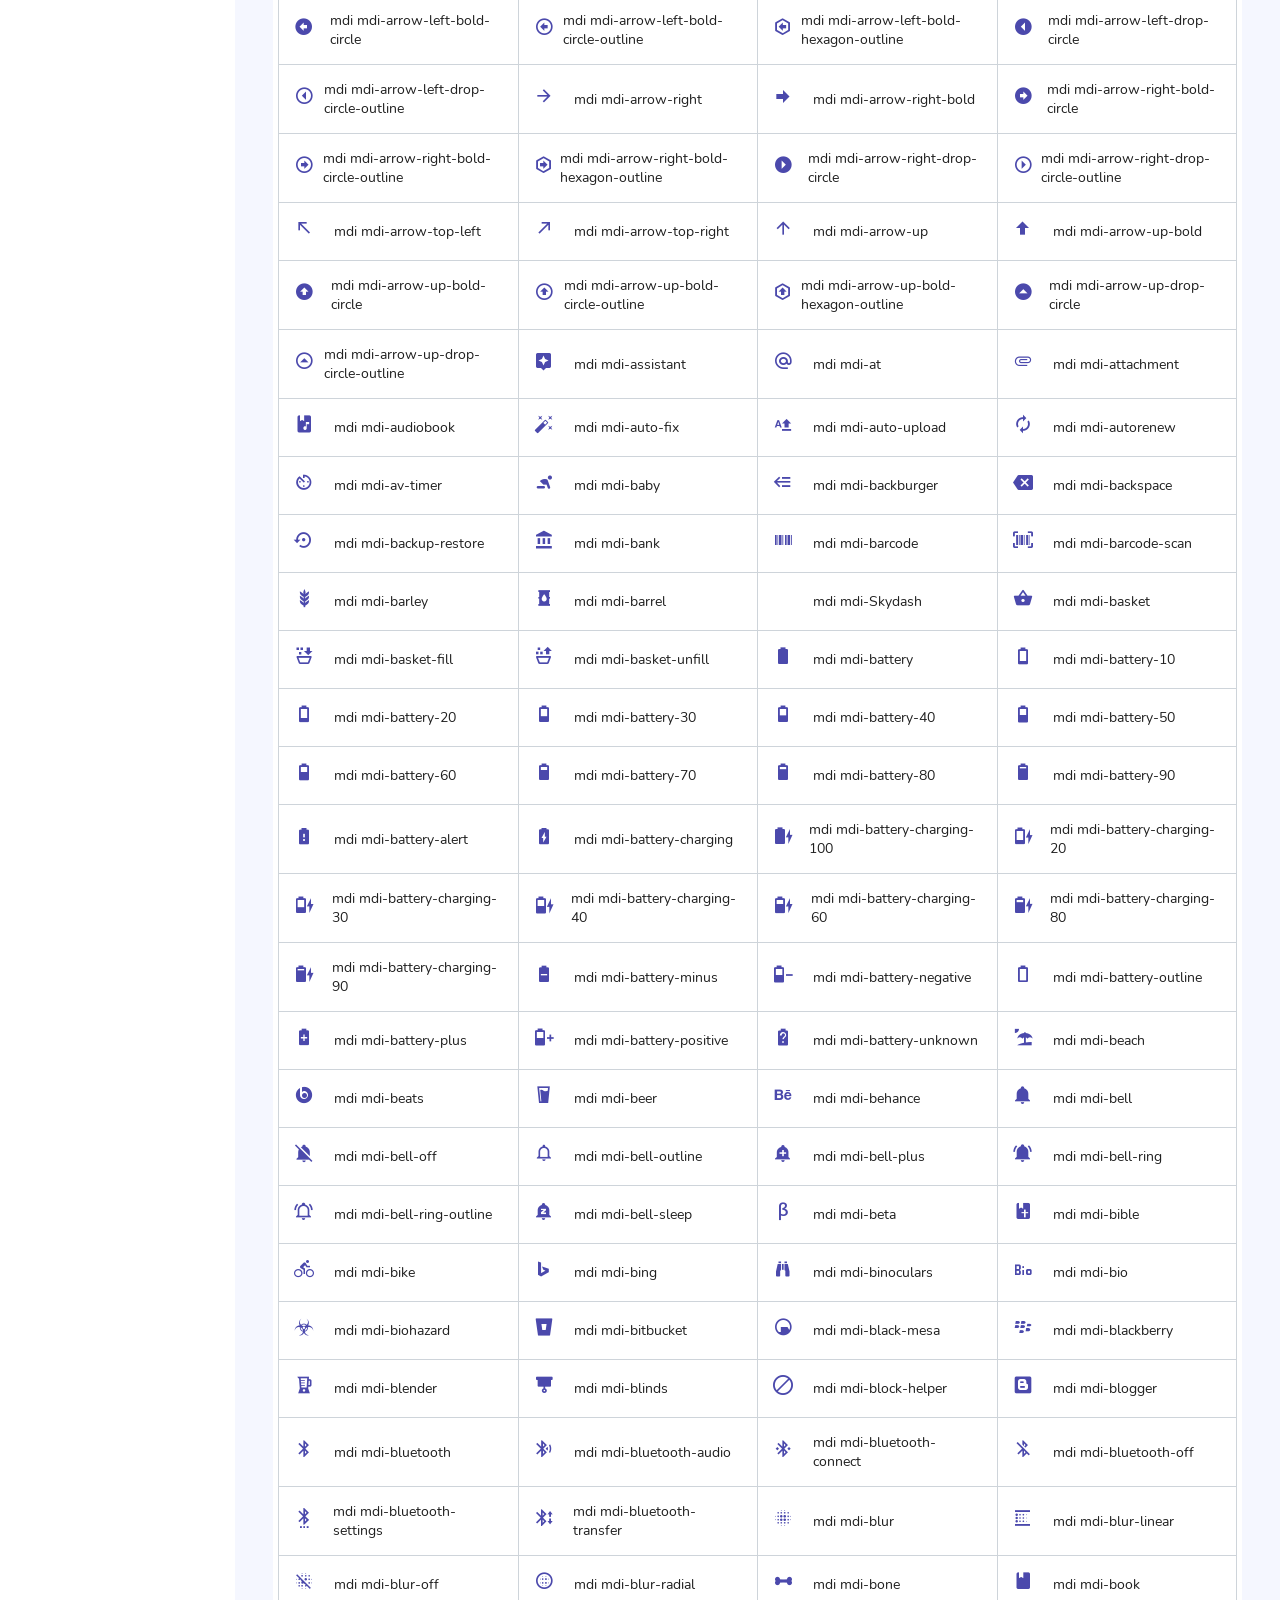
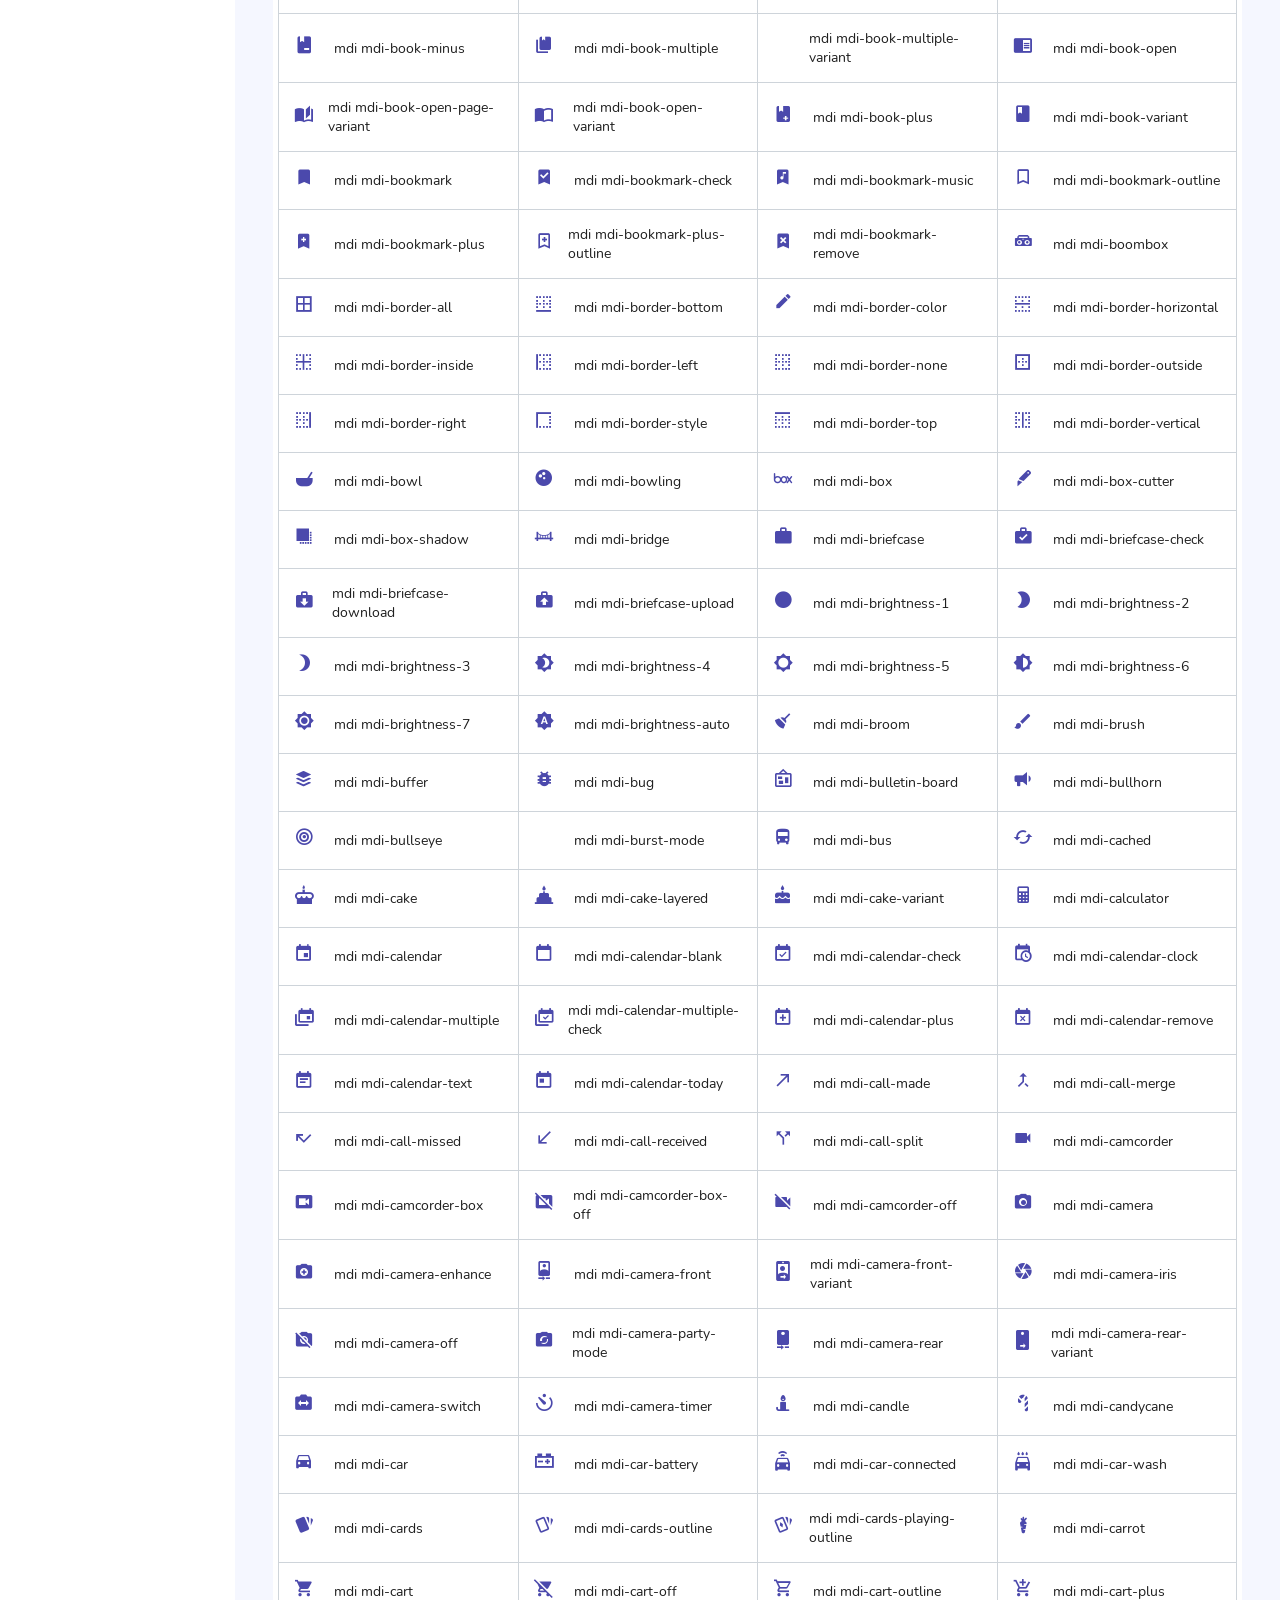
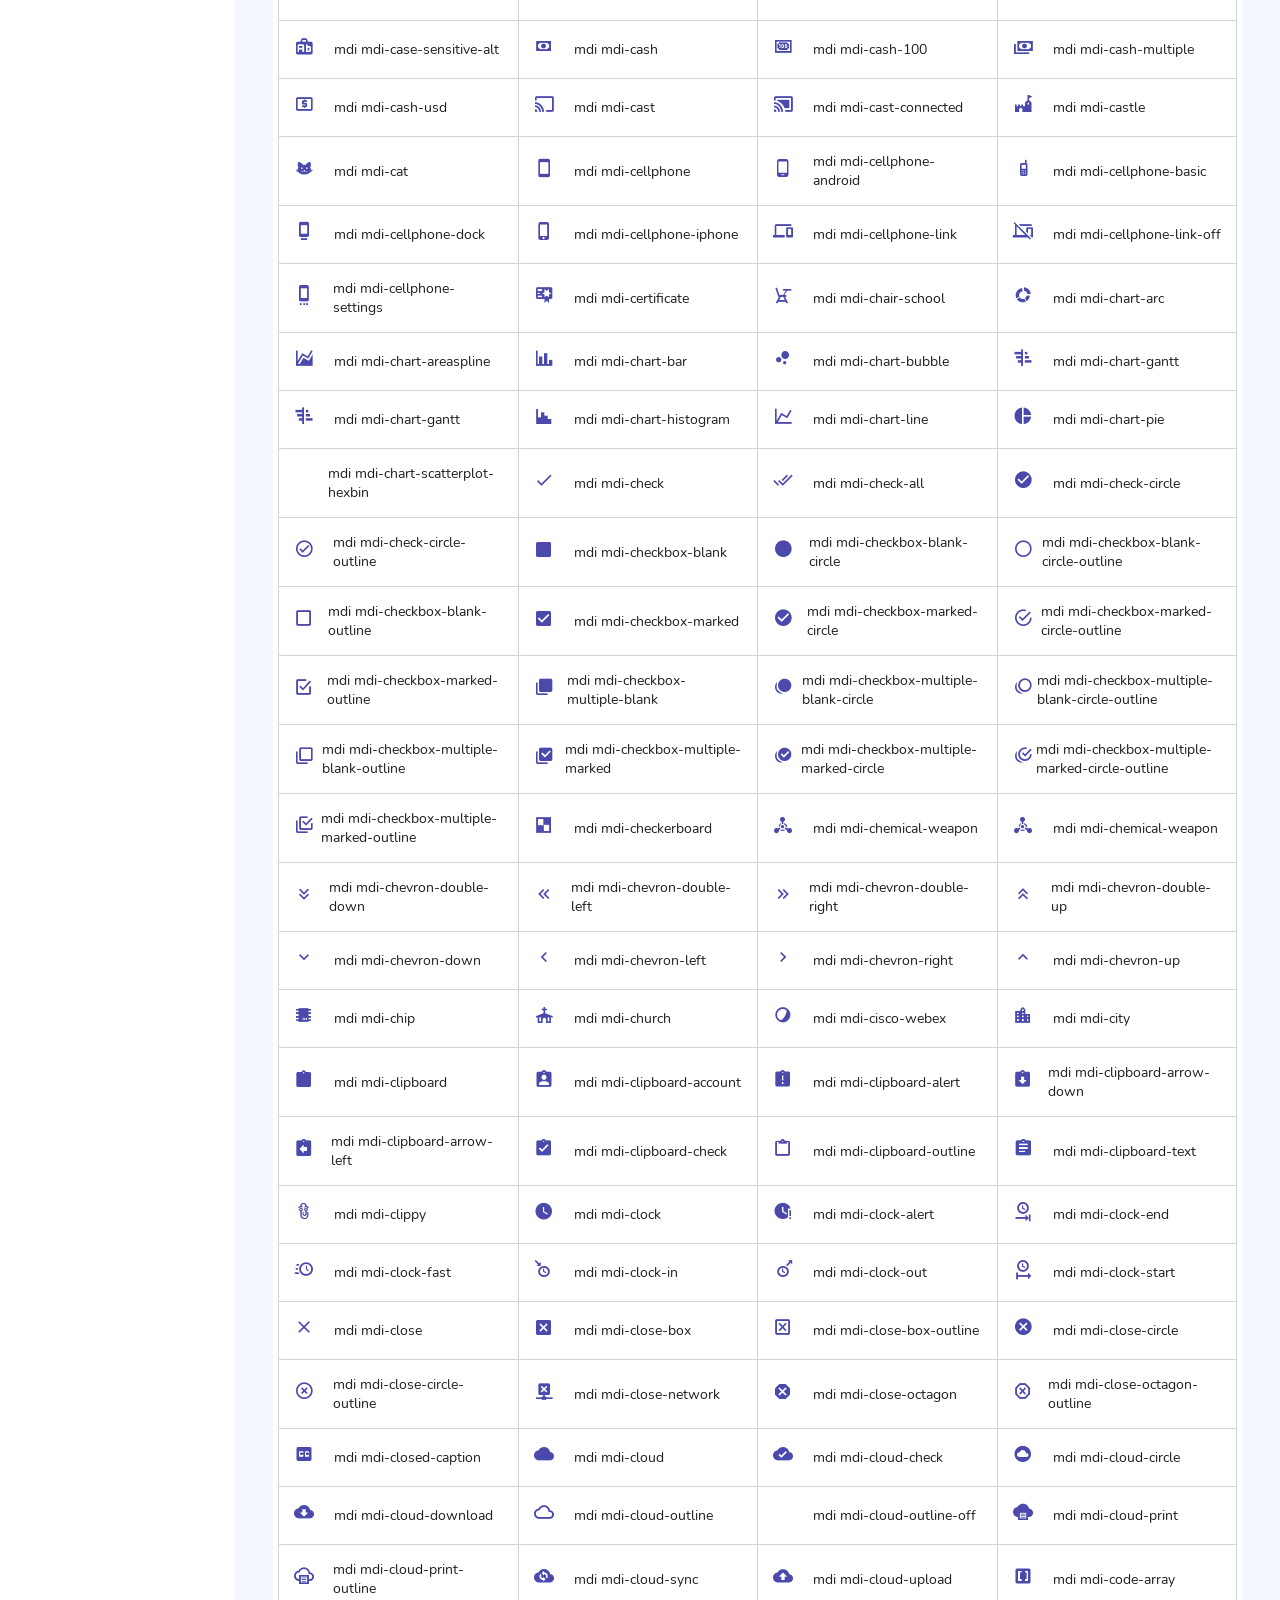
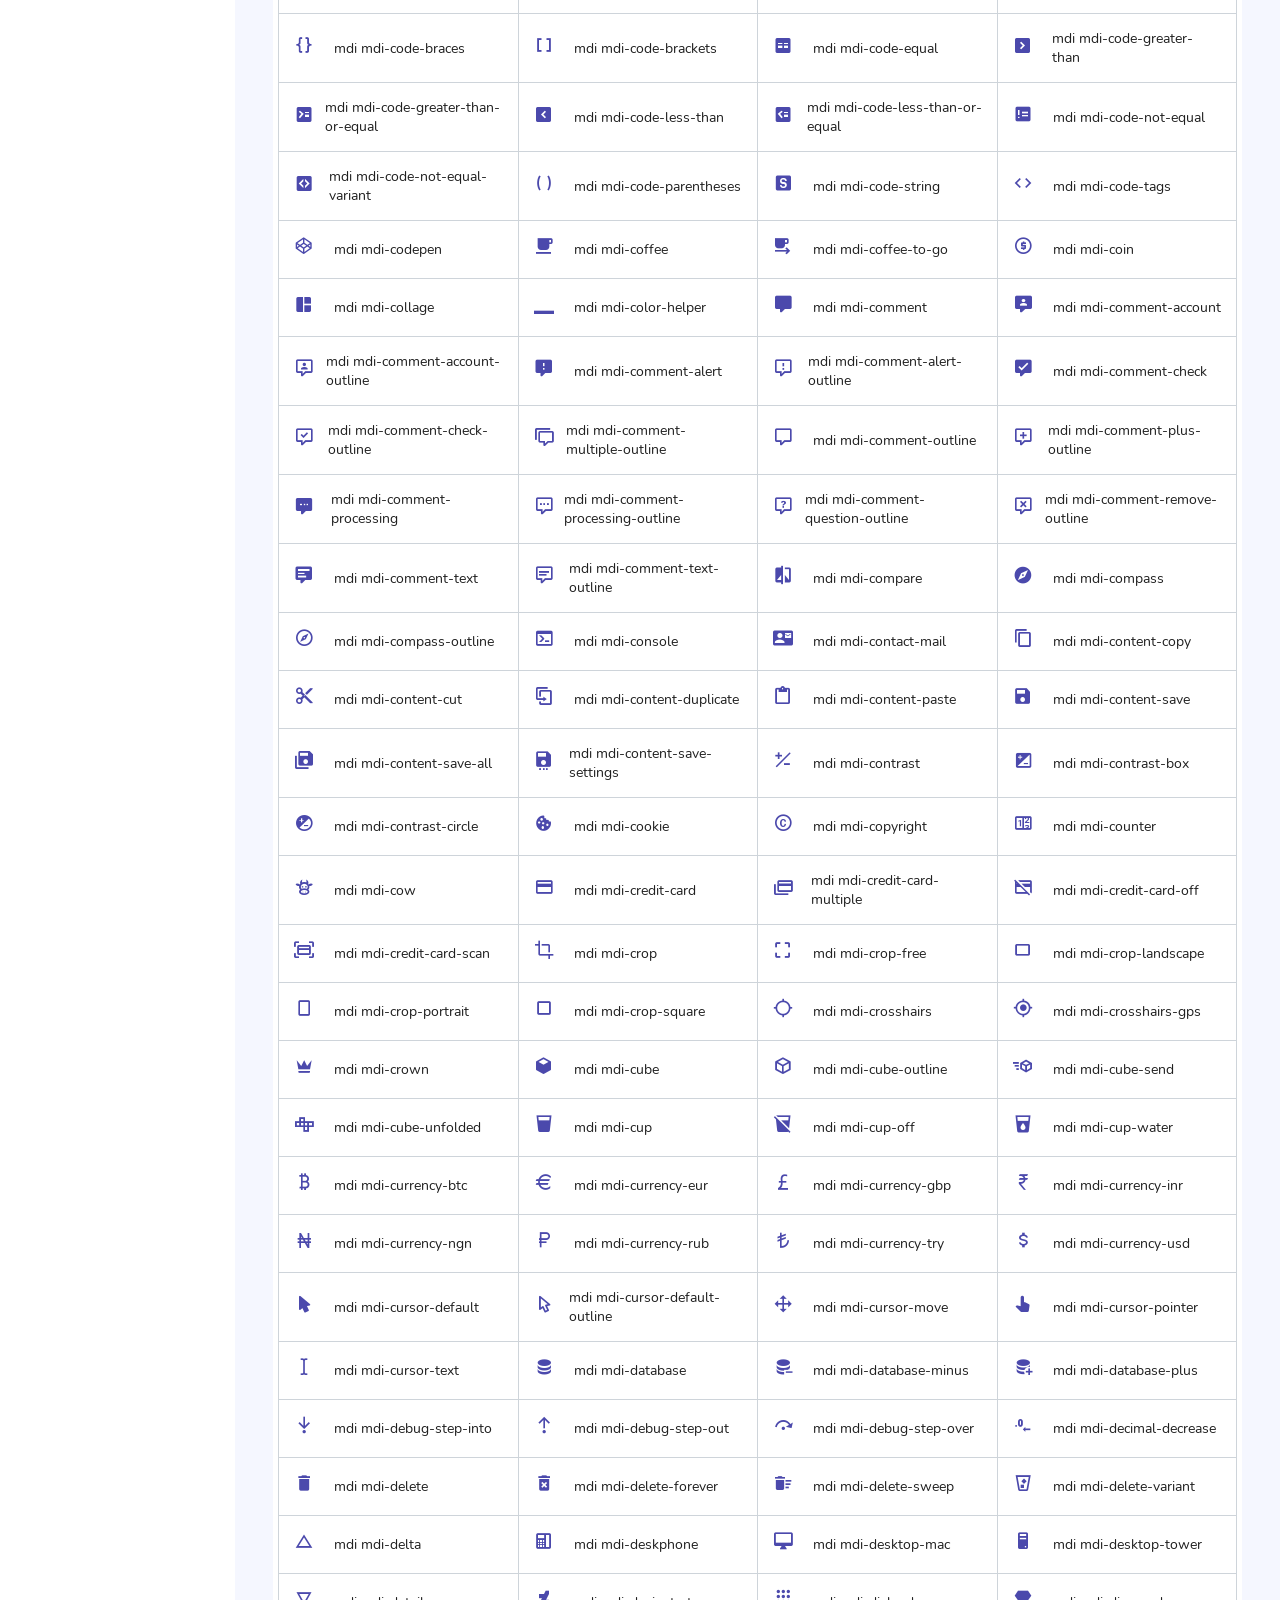
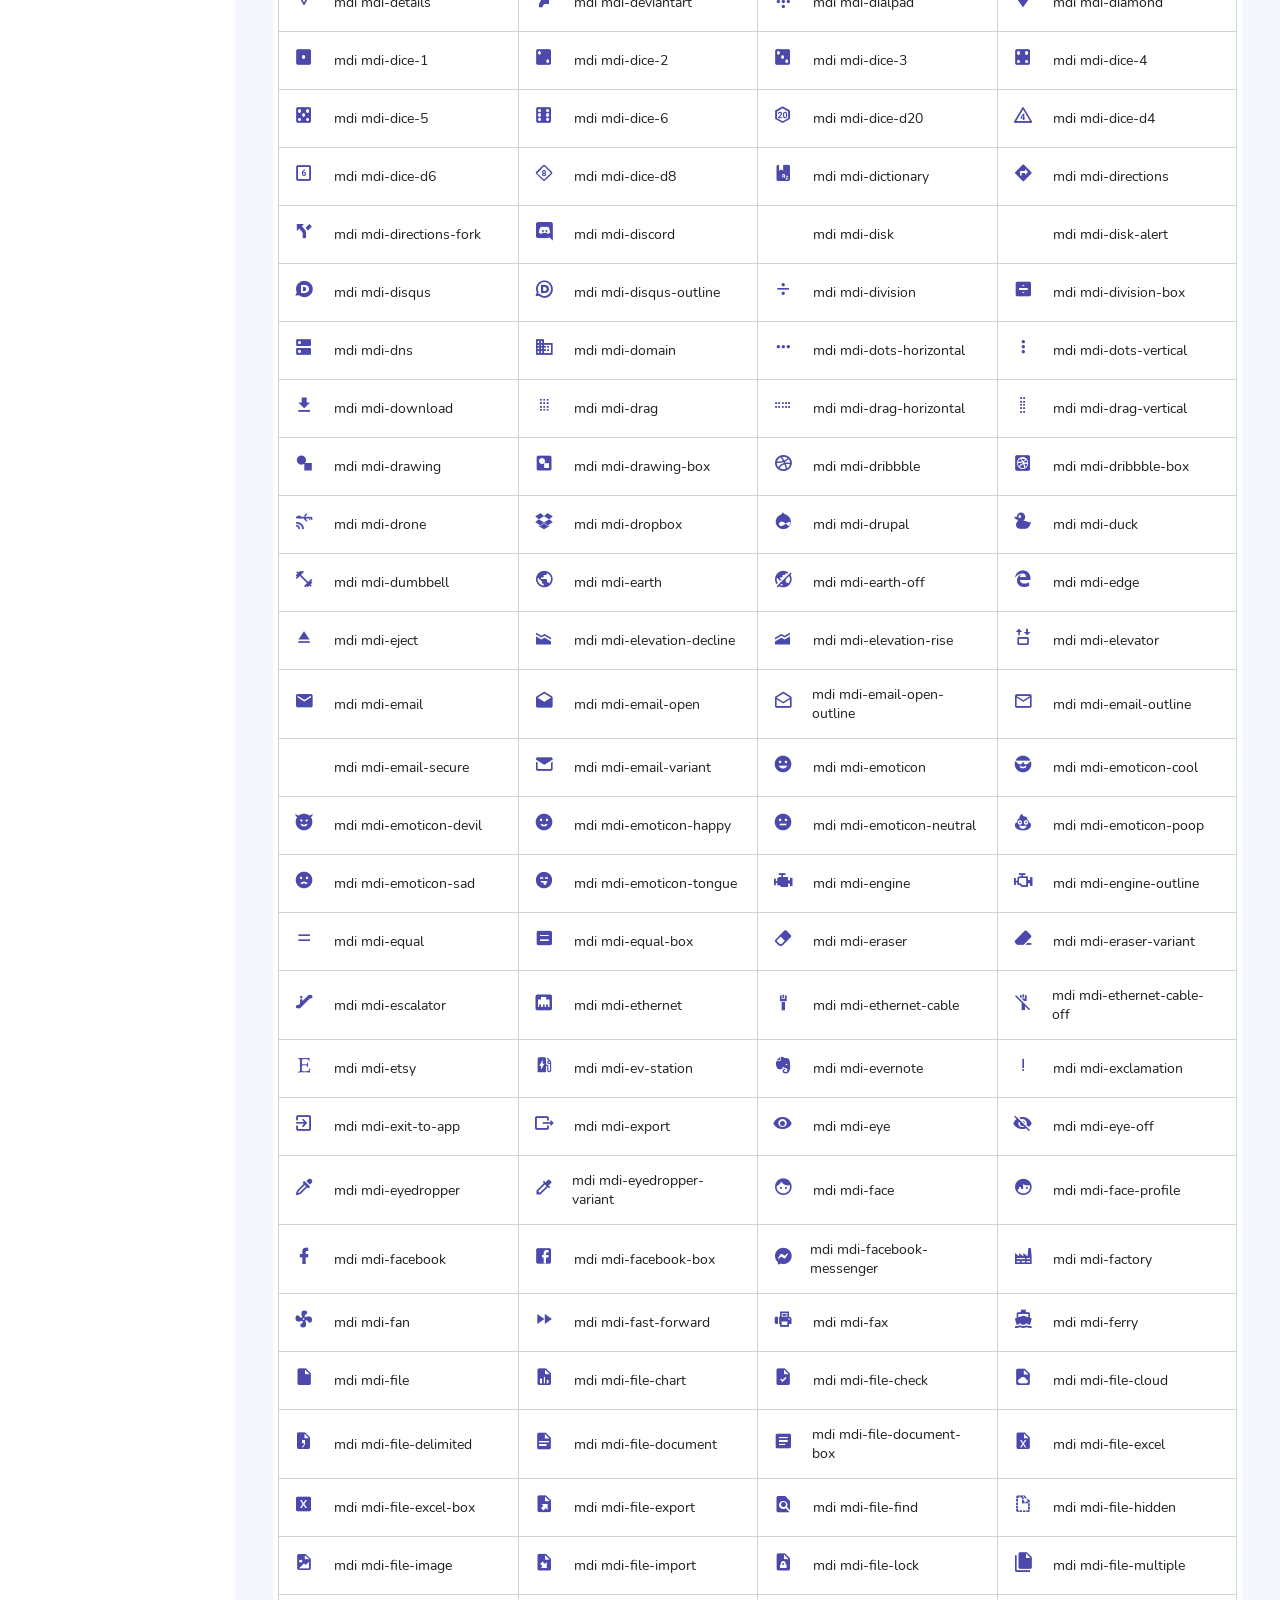
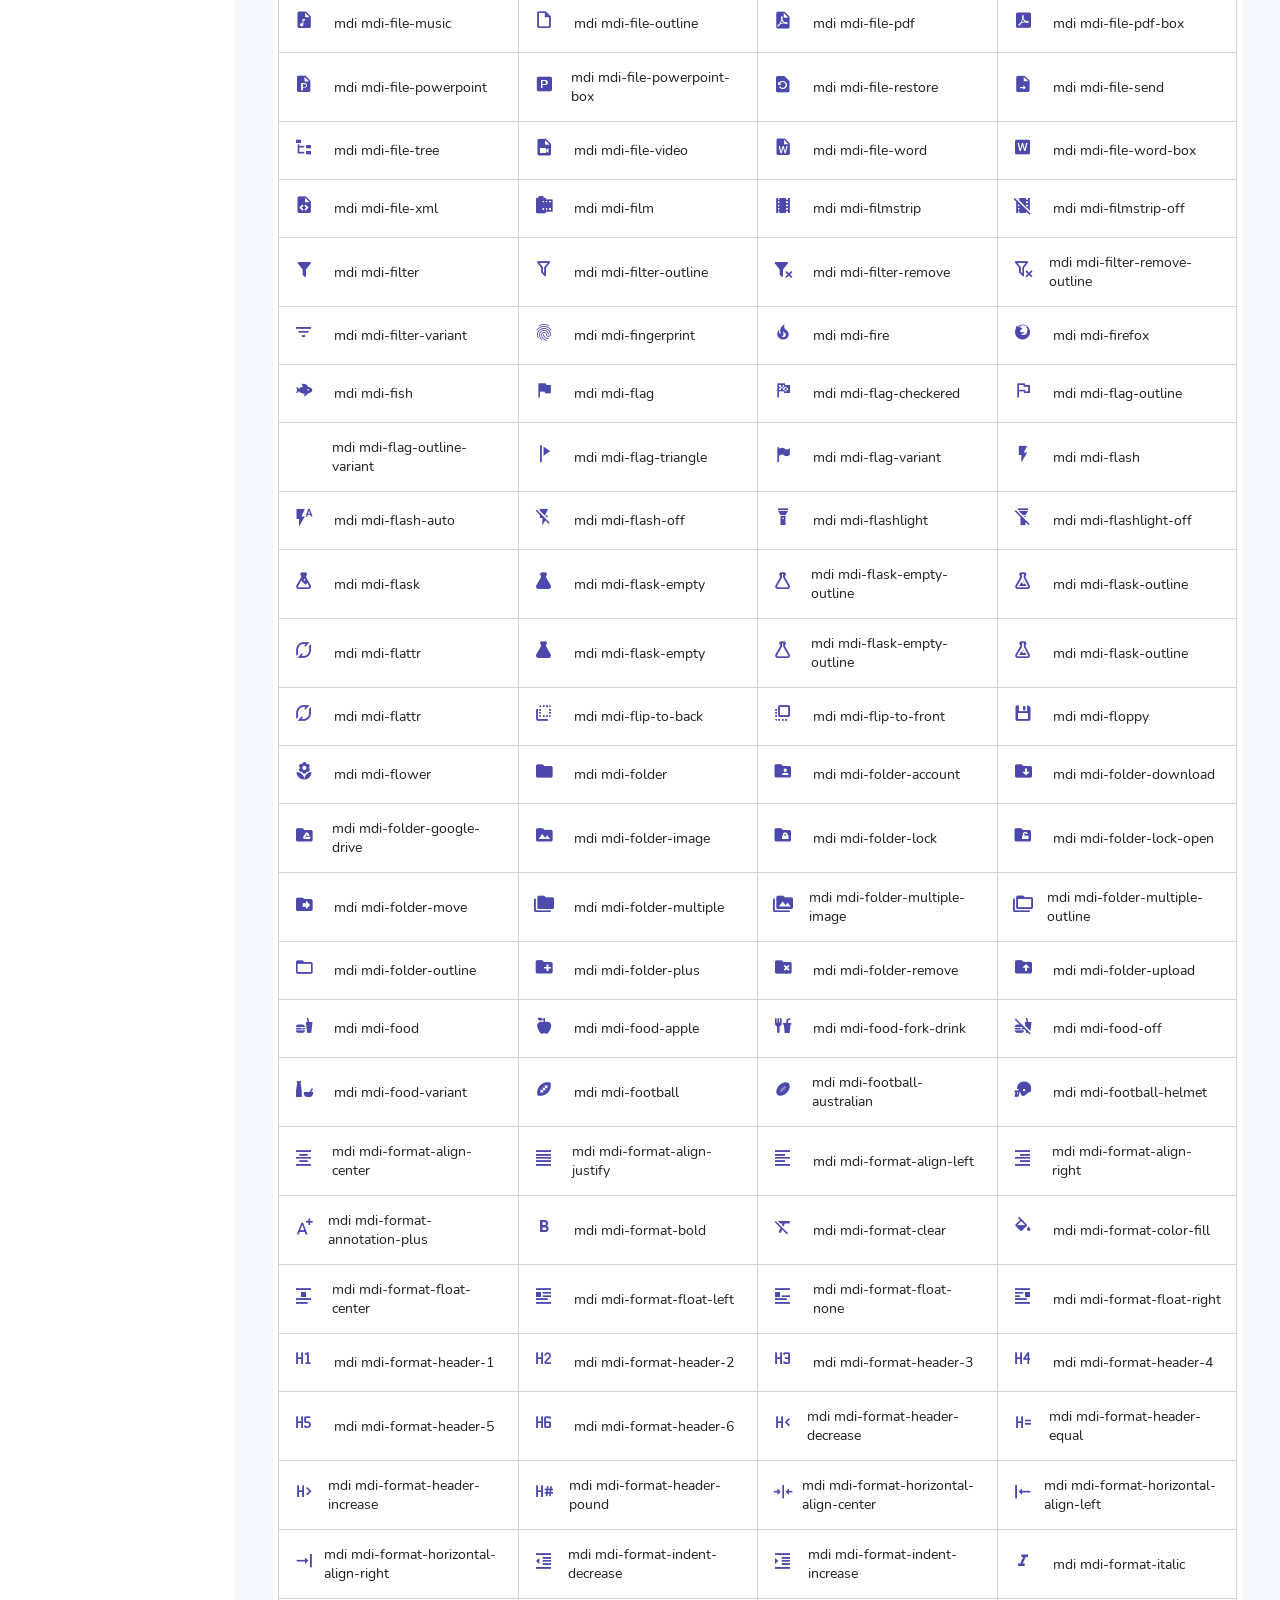
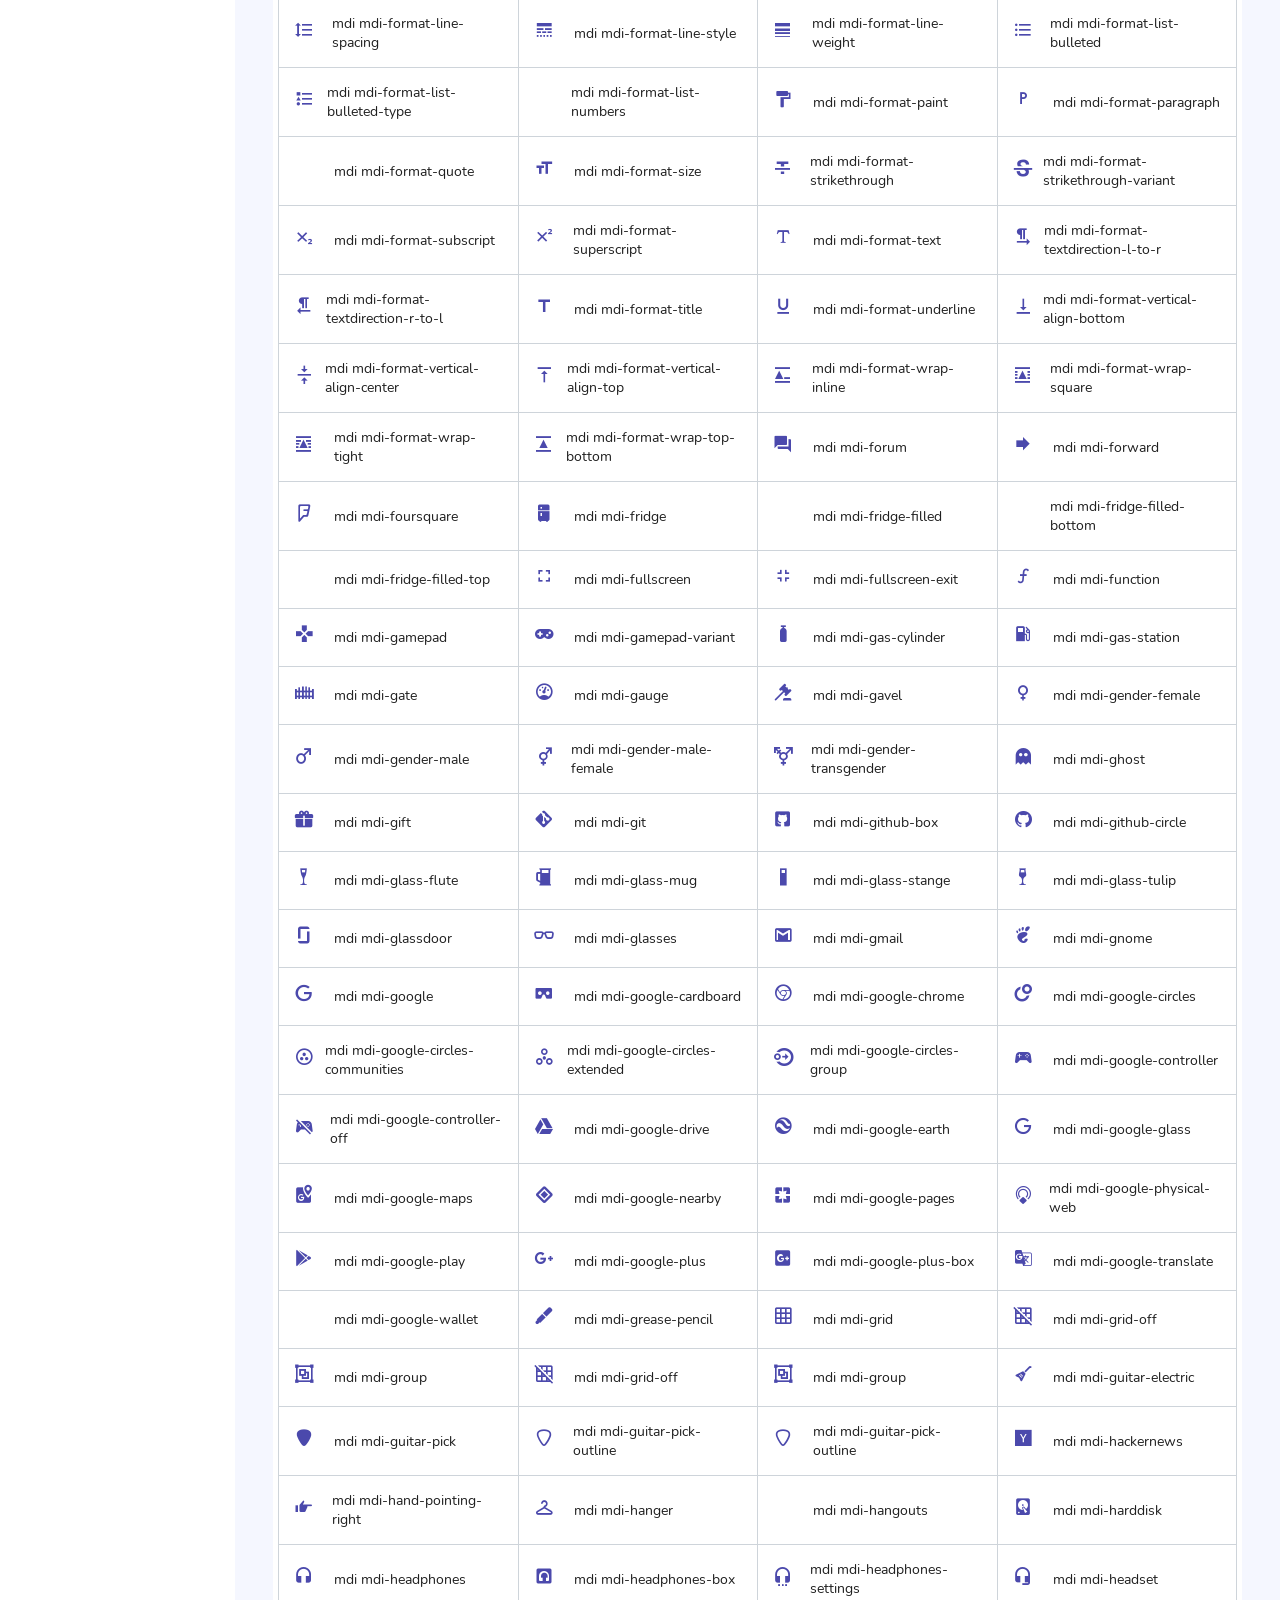
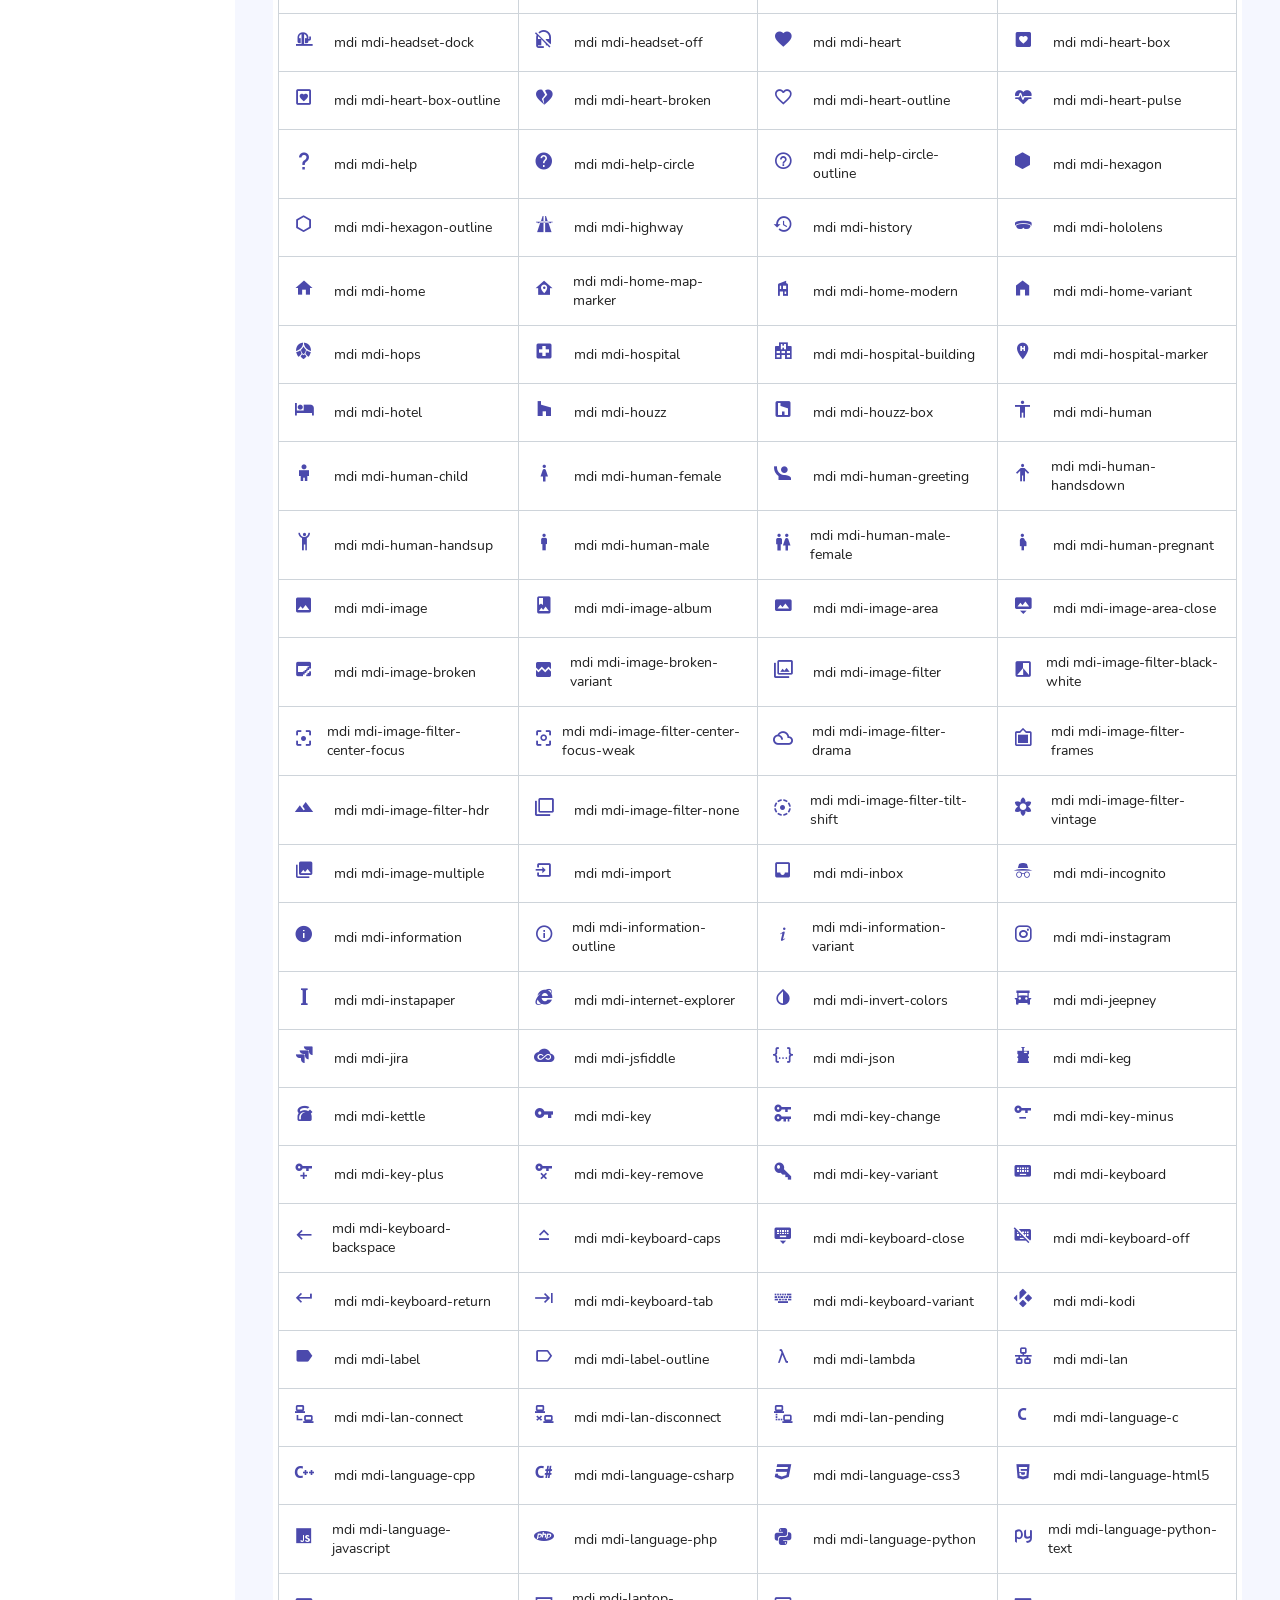
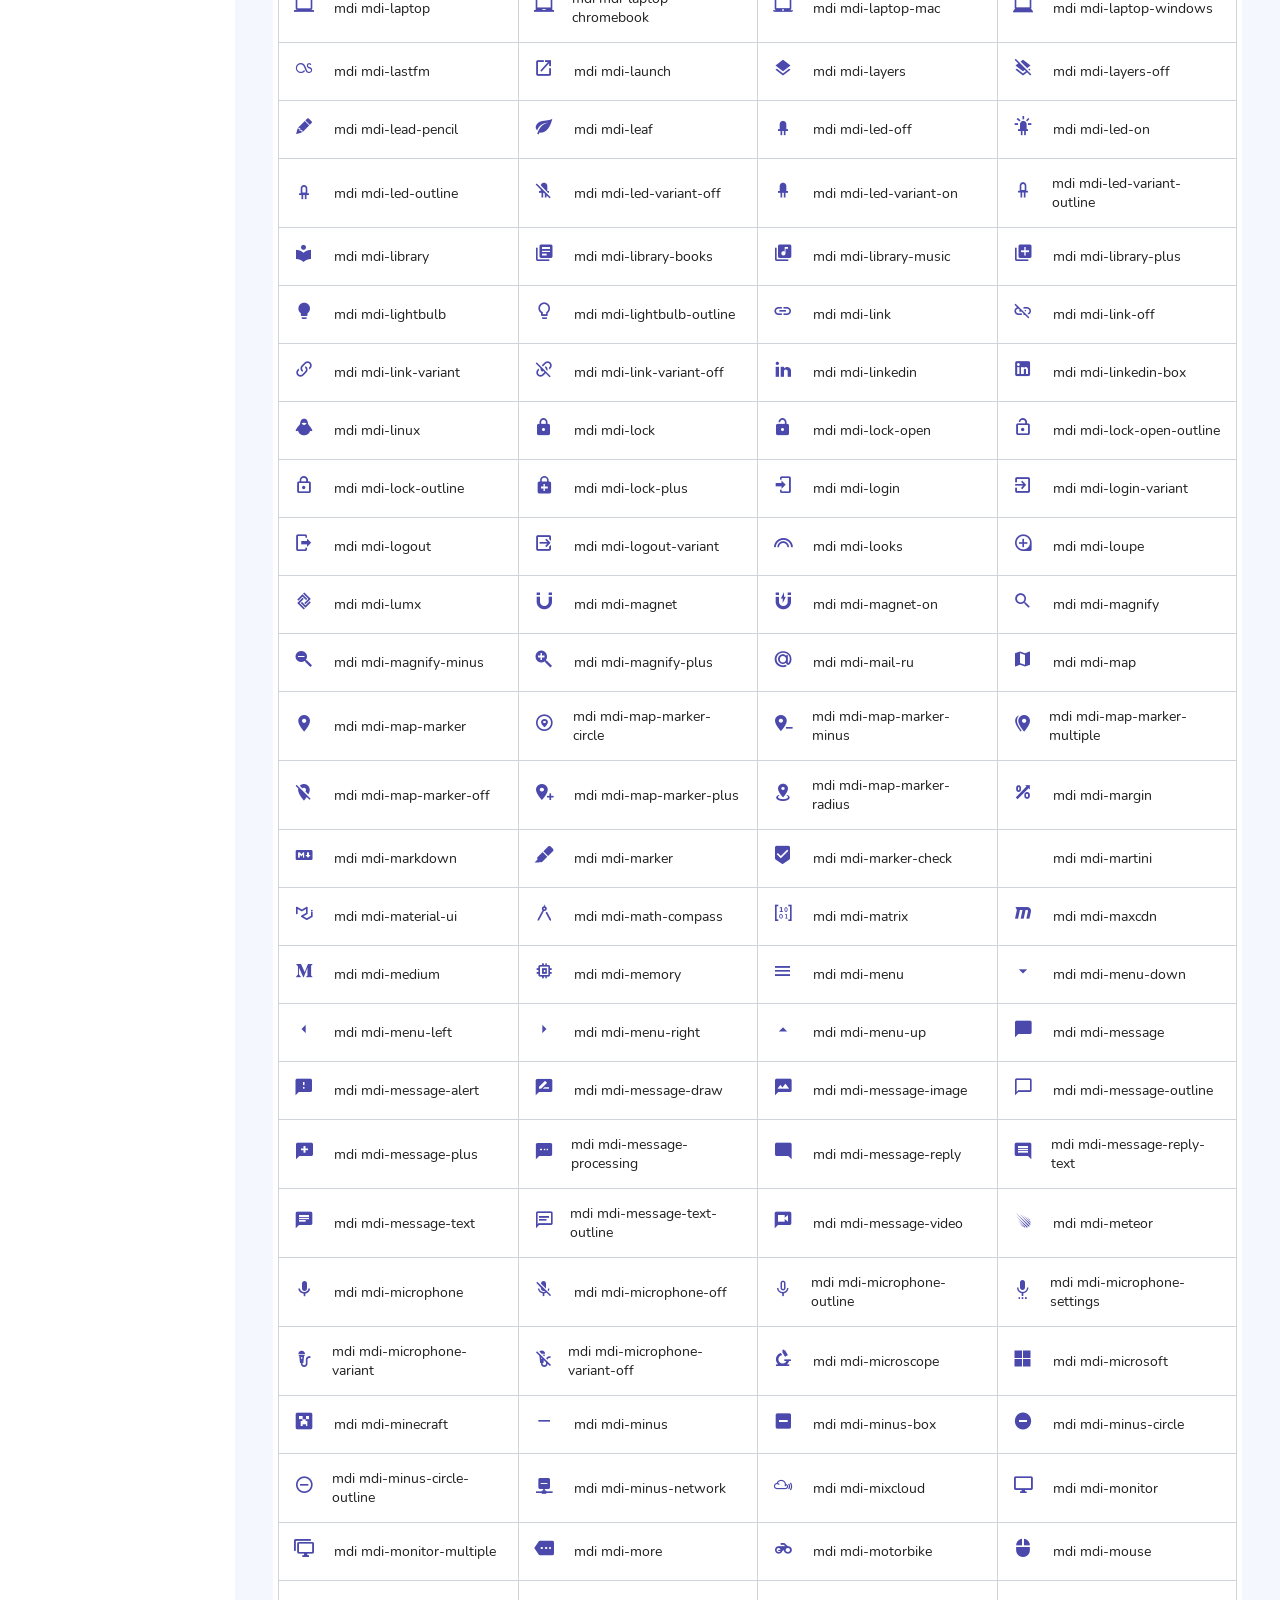
<file: Template/skydash/pages/icons/mdi.html>
<!DOCTYPE html>
<html lang="en">

<head>
  <!-- Required meta tags -->
  <meta charset="utf-8">
  <meta name="viewport" content="width=device-width, initial-scale=1, shrink-to-fit=no">
  <title>Skydash Admin</title>
  <!-- plugins:css -->
  <link rel="stylesheet" href="../../vendors/feather/feather.css">
  <link rel="stylesheet" href="../../vendors/ti-icons/css/themify-icons.css">
  <link rel="stylesheet" href="../../vendors/css/vendor.bundle.base.css">
  <!-- endinject -->
  <!-- Plugin css for this page -->
  <link rel="stylesheet" href="../../vendors/mdi/css/materialdesignicons.min.css">
  <!-- inject:css -->
  <link rel="stylesheet" href="../../css/vertical-layout-light/style.css">
  <!-- endinject -->
  <link rel="shortcut icon" href="../../images/favicon.png" />
</head>

<body>
  <div class=" container-scroller">
    <!-- partial:../../partials/_navbar.html -->
    <nav class="navbar col-lg-12 col-12 p-0 fixed-top d-flex flex-row">
      <div class="text-center navbar-brand-wrapper d-flex align-items-center justify-content-center">
        <a class="navbar-brand brand-logo mr-5" href="../../index.html"><img src="../../images/logo.svg" class="mr-2" alt="logo"/></a>
        <a class="navbar-brand brand-logo-mini" href="../../index.html"><img src="../../images/logo-mini.svg" alt="logo"/></a>
      </div>
      <div class="navbar-menu-wrapper d-flex align-items-center justify-content-end">
        <button class="navbar-toggler navbar-toggler align-self-center" type="button" data-toggle="minimize">
          <span class="icon-menu"></span>
        </button>
        <ul class="navbar-nav mr-lg-2">
          <li class="nav-item nav-search d-none d-lg-block">
            <div class="input-group">
              <div class="input-group-prepend hover-cursor" id="navbar-search-icon">
                <span class="input-group-text" id="search">
                  <i class="icon-search"></i>
                </span>
              </div>
              <input type="text" class="form-control" id="navbar-search-input" placeholder="Search now" aria-label="search" aria-describedby="search">
            </div>
          </li>
        </ul>
        <ul class="navbar-nav navbar-nav-right">
          <li class="nav-item dropdown">
            <a class="nav-link count-indicator dropdown-toggle" id="notificationDropdown" href="#" data-toggle="dropdown">
              <i class="icon-bell mx-0"></i>
              <span class="count"></span>
            </a>
            <div class="dropdown-menu dropdown-menu-right navbar-dropdown preview-list" aria-labelledby="notificationDropdown">
              <p class="mb-0 font-weight-normal float-left dropdown-header">Notifications</p>
              <a class="dropdown-item preview-item">
                <div class="preview-thumbnail">
                  <div class="preview-icon bg-success">
                    <i class="ti-info-alt mx-0"></i>
                  </div>
                </div>
                <div class="preview-item-content">
                  <h6 class="preview-subject font-weight-normal">Application Error</h6>
                  <p class="font-weight-light small-text mb-0 text-muted">
                    Just now
                  </p>
                </div>
              </a>
              <a class="dropdown-item preview-item">
                <div class="preview-thumbnail">
                  <div class="preview-icon bg-warning">
                    <i class="ti-settings mx-0"></i>
                  </div>
                </div>
                <div class="preview-item-content">
                  <h6 class="preview-subject font-weight-normal">Settings</h6>
                  <p class="font-weight-light small-text mb-0 text-muted">
                    Private message
                  </p>
                </div>
              </a>
              <a class="dropdown-item preview-item">
                <div class="preview-thumbnail">
                  <div class="preview-icon bg-info">
                    <i class="ti-user mx-0"></i>
                  </div>
                </div>
                <div class="preview-item-content">
                  <h6 class="preview-subject font-weight-normal">New user registration</h6>
                  <p class="font-weight-light small-text mb-0 text-muted">
                    2 days ago
                  </p>
                </div>
              </a>
            </div>
          </li>
          <li class="nav-item nav-profile dropdown">
            <a class="nav-link dropdown-toggle" href="#" data-toggle="dropdown" id="profileDropdown">
              <img src="../../images/faces/face28.jpg" alt="profile"/>
            </a>
            <div class="dropdown-menu dropdown-menu-right navbar-dropdown" aria-labelledby="profileDropdown">
              <a class="dropdown-item">
                <i class="ti-settings text-primary"></i>
                Settings
              </a>
              <a class="dropdown-item">
                <i class="ti-power-off text-primary"></i>
                Logout
              </a>
            </div>
          </li>
          <li class="nav-item nav-settings d-none d-lg-flex">
            <a class="nav-link" href="#">
              <i class="icon-ellipsis"></i>
            </a>
          </li>
        </ul>
        <button class="navbar-toggler navbar-toggler-right d-lg-none align-self-center" type="button" data-toggle="offcanvas">
          <span class="icon-menu"></span>
        </button>
      </div>
    </nav>
    <!-- partial -->
    <div class="container-fluid page-body-wrapper">
      <!-- partial:../../partials/_settings-panel.html -->
      <div class="theme-setting-wrapper">
        <div id="settings-trigger"><i class="ti-settings"></i></div>
        <div id="theme-settings" class="settings-panel">
          <i class="settings-close ti-close"></i>
          <p class="settings-heading">SIDEBAR SKINS</p>
          <div class="sidebar-bg-options selected" id="sidebar-light-theme"><div class="img-ss rounded-circle bg-light border mr-3"></div>Light</div>
          <div class="sidebar-bg-options" id="sidebar-dark-theme"><div class="img-ss rounded-circle bg-dark border mr-3"></div>Dark</div>
          <p class="settings-heading mt-2">HEADER SKINS</p>
          <div class="color-tiles mx-0 px-4">
            <div class="tiles success"></div>
            <div class="tiles warning"></div>
            <div class="tiles danger"></div>
            <div class="tiles info"></div>
            <div class="tiles dark"></div>
            <div class="tiles default"></div>
          </div>
        </div>
      </div>
      <div id="right-sidebar" class="settings-panel">
        <i class="settings-close ti-close"></i>
        <ul class="nav nav-tabs border-top" id="setting-panel" role="tablist">
          <li class="nav-item">
            <a class="nav-link active" id="todo-tab" data-toggle="tab" href="#todo-section" role="tab" aria-controls="todo-section" aria-expanded="true">TO DO LIST</a>
          </li>
          <li class="nav-item">
            <a class="nav-link" id="chats-tab" data-toggle="tab" href="#chats-section" role="tab" aria-controls="chats-section">CHATS</a>
          </li>
        </ul>
        <div class="tab-content" id="setting-content">
          <div class="tab-pane fade show active scroll-wrapper" id="todo-section" role="tabpanel" aria-labelledby="todo-section">
            <div class="add-items d-flex px-3 mb-0">
              <form class="form w-100">
                <div class="form-group d-flex">
                  <input type="text" class="form-control todo-list-input" placeholder="Add To-do">
                  <button type="submit" class="add btn btn-primary todo-list-add-btn" id="add-task">Add</button>
                </div>
              </form>
            </div>
            <div class="list-wrapper px-3">
              <ul class="d-flex flex-column-reverse todo-list">
                <li>
                  <div class="form-check">
                    <label class="form-check-label">
                      <input class="checkbox" type="checkbox">
                      Team review meeting at 3.00 PM
                    </label>
                  </div>
                  <i class="remove ti-close"></i>
                </li>
                <li>
                  <div class="form-check">
                    <label class="form-check-label">
                      <input class="checkbox" type="checkbox">
                      Prepare for presentation
                    </label>
                  </div>
                  <i class="remove ti-close"></i>
                </li>
                <li>
                  <div class="form-check">
                    <label class="form-check-label">
                      <input class="checkbox" type="checkbox">
                      Resolve all the low priority tickets due today
                    </label>
                  </div>
                  <i class="remove ti-close"></i>
                </li>
                <li class="completed">
                  <div class="form-check">
                    <label class="form-check-label">
                      <input class="checkbox" type="checkbox" checked>
                      Schedule meeting for next week
                    </label>
                  </div>
                  <i class="remove ti-close"></i>
                </li>
                <li class="completed">
                  <div class="form-check">
                    <label class="form-check-label">
                      <input class="checkbox" type="checkbox" checked>
                      Project review
                    </label>
                  </div>
                  <i class="remove ti-close"></i>
                </li>
              </ul>
            </div>
            <h4 class="px-3 text-muted mt-5 font-weight-light mb-0">Events</h4>
            <div class="events pt-4 px-3">
              <div class="wrapper d-flex mb-2">
                <i class="ti-control-record text-primary mr-2"></i>
                <span>Feb 11 2018</span>
              </div>
              <p class="mb-0 font-weight-thin text-gray">Creating component page build a js</p>
              <p class="text-gray mb-0">The total number of sessions</p>
            </div>
            <div class="events pt-4 px-3">
              <div class="wrapper d-flex mb-2">
                <i class="ti-control-record text-primary mr-2"></i>
                <span>Feb 7 2018</span>
              </div>
              <p class="mb-0 font-weight-thin text-gray">Meeting with Alisa</p>
              <p class="text-gray mb-0 ">Call Sarah Graves</p>
            </div>
          </div>
          <!-- To do section tab ends -->
          <div class="tab-pane fade" id="chats-section" role="tabpanel" aria-labelledby="chats-section">
            <div class="d-flex align-items-center justify-content-between border-bottom">
              <p class="settings-heading border-top-0 mb-3 pl-3 pt-0 border-bottom-0 pb-0">Friends</p>
              <small class="settings-heading border-top-0 mb-3 pt-0 border-bottom-0 pb-0 pr-3 font-weight-normal">See All</small>
            </div>
            <ul class="chat-list">
              <li class="list active">
                <div class="profile"><img src="../../images/faces/face1.jpg" alt="image"><span class="online"></span></div>
                <div class="info">
                  <p>Thomas Douglas</p>
                  <p>Available</p>
                </div>
                <small class="text-muted my-auto">19 min</small>
              </li>
              <li class="list">
                <div class="profile"><img src="../../images/faces/face2.jpg" alt="image"><span class="offline"></span></div>
                <div class="info">
                  <div class="wrapper d-flex">
                    <p>Catherine</p>
                  </div>
                  <p>Away</p>
                </div>
                <div class="badge badge-success badge-pill my-auto mx-2">4</div>
                <small class="text-muted my-auto">23 min</small>
              </li>
              <li class="list">
                <div class="profile"><img src="../../images/faces/face3.jpg" alt="image"><span class="online"></span></div>
                <div class="info">
                  <p>Daniel Russell</p>
                  <p>Available</p>
                </div>
                <small class="text-muted my-auto">14 min</small>
              </li>
              <li class="list">
                <div class="profile"><img src="../../images/faces/face4.jpg" alt="image"><span class="offline"></span></div>
                <div class="info">
                  <p>James Richardson</p>
                  <p>Away</p>
                </div>
                <small class="text-muted my-auto">2 min</small>
              </li>
              <li class="list">
                <div class="profile"><img src="../../images/faces/face5.jpg" alt="image"><span class="online"></span></div>
                <div class="info">
                  <p>Madeline Kennedy</p>
                  <p>Available</p>
                </div>
                <small class="text-muted my-auto">5 min</small>
              </li>
              <li class="list">
                <div class="profile"><img src="../../images/faces/face6.jpg" alt="image"><span class="online"></span></div>
                <div class="info">
                  <p>Sarah Graves</p>
                  <p>Available</p>
                </div>
                <small class="text-muted my-auto">47 min</small>
              </li>
            </ul>
          </div>
          <!-- chat tab ends -->
        </div>
      </div>
      <!-- partial -->
      <!-- partial:../../partials/_sidebar.html -->
      <nav class="sidebar sidebar-offcanvas" id="sidebar">
        <ul class="nav">
          <li class="nav-item">
            <a class="nav-link" href="../../index.html">
              <i class="icon-grid menu-icon"></i>
              <span class="menu-title">Dashboard</span>
            </a>
          </li>
          <li class="nav-item">
            <a class="nav-link" data-toggle="collapse" href="#ui-basic" aria-expanded="false" aria-controls="ui-basic">
              <i class="icon-layout menu-icon"></i>
              <span class="menu-title">UI Elements</span>
              <i class="menu-arrow"></i>
            </a>
            <div class="collapse" id="ui-basic">
              <ul class="nav flex-column sub-menu">
                <li class="nav-item"> <a class="nav-link" href="../../pages/ui-features/buttons.html">Buttons</a></li>
                <li class="nav-item"> <a class="nav-link" href="../../pages/ui-features/dropdowns.html">Dropdowns</a></li>
                <li class="nav-item"> <a class="nav-link" href="../../pages/ui-features/typography.html">Typography</a></li>
              </ul>
            </div>
          </li>
          <li class="nav-item">
            <a class="nav-link" data-toggle="collapse" href="#form-elements" aria-expanded="false" aria-controls="form-elements">
              <i class="icon-columns menu-icon"></i>
              <span class="menu-title">Form elements</span>
              <i class="menu-arrow"></i>
            </a>
            <div class="collapse" id="form-elements">
              <ul class="nav flex-column sub-menu">
                <li class="nav-item"><a class="nav-link" href="../../pages/forms/basic_elements.html">Basic Elements</a></li>
              </ul>
            </div>
          </li>
          <li class="nav-item">
            <a class="nav-link" data-toggle="collapse" href="#charts" aria-expanded="false" aria-controls="charts">
              <i class="icon-bar-graph menu-icon"></i>
              <span class="menu-title">Charts</span>
              <i class="menu-arrow"></i>
            </a>
            <div class="collapse" id="charts">
              <ul class="nav flex-column sub-menu">
                <li class="nav-item"> <a class="nav-link" href="../../pages/charts/chartjs.html">ChartJs</a></li>
              </ul>
            </div>
          </li>
          <li class="nav-item">
            <a class="nav-link" data-toggle="collapse" href="#tables" aria-expanded="false" aria-controls="tables">
              <i class="icon-grid-2 menu-icon"></i>
              <span class="menu-title">Tables</span>
              <i class="menu-arrow"></i>
            </a>
            <div class="collapse" id="tables">
              <ul class="nav flex-column sub-menu">
                <li class="nav-item"> <a class="nav-link" href="../../pages/tables/basic-table.html">Basic table</a></li>
              </ul>
            </div>
          </li>
          <li class="nav-item">
            <a class="nav-link" data-toggle="collapse" href="#icons" aria-expanded="false" aria-controls="icons">
              <i class="icon-contract menu-icon"></i>
              <span class="menu-title">Icons</span>
              <i class="menu-arrow"></i>
            </a>
            <div class="collapse" id="icons">
              <ul class="nav flex-column sub-menu">
                <li class="nav-item"> <a class="nav-link" href="../../pages/icons/mdi.html">Mdi icons</a></li>
              </ul>
            </div>
          </li>
          <li class="nav-item">
            <a class="nav-link" data-toggle="collapse" href="#auth" aria-expanded="false" aria-controls="auth">
              <i class="icon-head menu-icon"></i>
              <span class="menu-title">User Pages</span>
              <i class="menu-arrow"></i>
            </a>
            <div class="collapse" id="auth">
              <ul class="nav flex-column sub-menu">
                <li class="nav-item"> <a class="nav-link" href="../../pages/samples/login.html"> Login </a></li>
                <li class="nav-item"> <a class="nav-link" href="../../pages/samples/register.html"> Register </a></li>
              </ul>
            </div>
          </li>
          <li class="nav-item">
            <a class="nav-link" data-toggle="collapse" href="#error" aria-expanded="false" aria-controls="error">
              <i class="icon-ban menu-icon"></i>
              <span class="menu-title">Error pages</span>
              <i class="menu-arrow"></i>
            </a>
            <div class="collapse" id="error">
              <ul class="nav flex-column sub-menu">
                <li class="nav-item"> <a class="nav-link" href="../../pages/samples/error-404.html"> 404 </a></li>
                <li class="nav-item"> <a class="nav-link" href="../../pages/samples/error-500.html"> 500 </a></li>
              </ul>
            </div>
          </li>
          <li class="nav-item">
            <a class="nav-link" href="../../pages/documentation/documentation.html">
              <i class="icon-paper menu-icon"></i>
              <span class="menu-title">Documentation</span>
            </a>
          </li>
        </ul>
      </nav>
      <!-- partial -->
      <div class="main-panel">        
        <div class="content-wrapper">
          <div class="row">
            <div class="col-lg-12 grid-margin">
              <div class="card">
                <div class="card-body">
                  <div class="row icons-list">
                    <div class="col-sm-6 col-md-4 col-lg-3">
                        <i class="mdi mdi-access-point"></i> mdi mdi-access-point
                    </div>
                    <div class="col-sm-6 col-md-4 col-lg-3">
                        <i class="mdi mdi-access-point-network"></i> mdi mdi-access-point-network
                    </div>
                    <div class="col-sm-6 col-md-4 col-lg-3">
                        <i class="mdi mdi-account"></i> mdi mdi-account
                    </div>
                    <div class="col-sm-6 col-md-4 col-lg-3">
                        <i class="mdi mdi-account-box"></i> mdi mdi-account-box
                    </div>
                    <div class="col-sm-6 col-md-4 col-lg-3">
                        <i class="mdi mdi-account-box-outline"></i> mdi mdi-account-box-outline
                    </div>
                    <div class="col-sm-6 col-md-4 col-lg-3">
                        <i class="mdi mdi-account-card-details"></i> mdi mdi-account-card-details
                    </div>
                    <div class="col-sm-6 col-md-4 col-lg-3">
                        <i class="mdi mdi-account-check"></i> mdi mdi-account-check
                    </div>
                    <div class="col-sm-6 col-md-4 col-lg-3">
                        <i class="mdi mdi-account-circle"></i> mdi mdi-account-circle
                    </div>
                    <div class="col-sm-6 col-md-4 col-lg-3">
                        <i class="mdi mdi-account-convert"></i> mdi mdi-account-convert
                    </div>
                    <div class="col-sm-6 col-md-4 col-lg-3">
                        <i class="mdi mdi-account-key"></i> mdi mdi-account-key
                    </div>
                    <div class="col-sm-6 col-md-4 col-lg-3">
                        <i class="mdi mdi-account-location"></i> mdi mdi-account-location
                    </div>
                    <div class="col-sm-6 col-md-4 col-lg-3">
                        <i class="mdi mdi-account-minus"></i> mdi mdi-account-minus
                    </div>
                    <div class="col-sm-6 col-md-4 col-lg-3">
                        <i class="mdi mdi-account-multiple"></i> mdi mdi-account-multiple
                    </div>
                    <div class="col-sm-6 col-md-4 col-lg-3">
                        <i class="mdi mdi-account-multiple-minus"></i> mdi mdi-account-multiple-minus
                    </div>
                    <div class="col-sm-6 col-md-4 col-lg-3">
                        <i class="mdi mdi-account-multiple-outline"></i> mdi mdi-account-multiple-outline
                    </div>
                    <div class="col-sm-6 col-md-4 col-lg-3">
                        <i class="mdi mdi-account-multiple-plus"></i> mdi mdi-account-multiple-plus
                    </div>
                    <div class="col-sm-6 col-md-4 col-lg-3">
                        <i class="mdi mdi-account-network"></i> mdi mdi-account-network
                    </div>
                    <div class="col-sm-6 col-md-4 col-lg-3">
                        <i class="mdi mdi-account-off"></i> mdi mdi-account-off
                    </div>
                    <div class="col-sm-6 col-md-4 col-lg-3">
                        <i class="mdi mdi-account-outline"></i> mdi mdi-account-outline
                    </div>
                    <div class="col-sm-6 col-md-4 col-lg-3">
                        <i class="mdi mdi-account-plus"></i> mdi mdi-account-plus
                    </div>
                    <div class="col-sm-6 col-md-4 col-lg-3">
                        <i class="mdi mdi-account-remove"></i> mdi mdi-account-remove
                    </div>
                    <div class="col-sm-6 col-md-4 col-lg-3">
                        <i class="mdi mdi-account-search"></i> mdi mdi-account-search
                    </div>
                    <div class="col-sm-6 col-md-4 col-lg-3">
                        <i class="mdi mdi-account-settings"></i> mdi mdi-account-settings
                    </div>
                    <div class="col-sm-6 col-md-4 col-lg-3">
                        <i class="mdi mdi-account-settings-variant"></i> mdi mdi-account-settings-variant
                    </div>
                    <div class="col-sm-6 col-md-4 col-lg-3">
                        <i class="mdi mdi-account-star"></i> mdi mdi-account-star
                    </div>
                    <div class="col-sm-6 col-md-4 col-lg-3">
                        <i class="mdi mdi-account-switch"></i> mdi mdi-account-switch
                    </div>
                    <div class="col-sm-6 col-md-4 col-lg-3">
                        <i class="mdi mdi-adjust"></i> mdi mdi-adjust
                    </div>
                    <div class="col-sm-6 col-md-4 col-lg-3">
                        <i class="mdi mdi-air-conditioner"></i> mdi mdi-air-conditioner
                    </div>
                    <div class="col-sm-6 col-md-4 col-lg-3">
                        <i class="mdi mdi-airballoon"></i> mdi mdi-airballoon
                    </div>
                    <div class="col-sm-6 col-md-4 col-lg-3">
                        <i class="mdi mdi-airplane"></i> mdi mdi-airplane
                    </div>
                    <div class="col-sm-6 col-md-4 col-lg-3">
                        <i class="mdi mdi-airplane-landing"></i> mdi mdi-airplane-landing
                    </div>
                    <div class="col-sm-6 col-md-4 col-lg-3">
                        <i class="mdi mdi-airplane-off"></i> mdi mdi-airplane-off
                    </div>
                    <div class="col-sm-6 col-md-4 col-lg-3">
                        <i class="mdi mdi-airplane-takeoff"></i> mdi mdi-airplane-takeoff
                    </div>
                    <div class="col-sm-6 col-md-4 col-lg-3">
                        <i class="mdi mdi-airplay"></i> mdi mdi-airplay
                    </div>
                    <div class="col-sm-6 col-md-4 col-lg-3">
                        <i class="mdi mdi-alarm"></i> mdi mdi-alarm
                    </div>
                    <div class="col-sm-6 col-md-4 col-lg-3">
                        <i class="mdi mdi-alarm-check"></i> mdi mdi-alarm-check
                    </div>
                    <div class="col-sm-6 col-md-4 col-lg-3">
                        <i class="mdi mdi-alarm-multiple"></i> mdi mdi-alarm-multiple
                    </div>
                    <div class="col-sm-6 col-md-4 col-lg-3">
                        <i class="mdi mdi-alarm-off"></i> mdi mdi-alarm-off
                    </div>
                    <div class="col-sm-6 col-md-4 col-lg-3">
                        <i class="mdi mdi-alarm-plus"></i> mdi mdi-alarm-plus
                    </div>
                    <div class="col-sm-6 col-md-4 col-lg-3">
                        <i class="mdi mdi-album"></i> mdi mdi-albums
                    </div>
                    <div class="col-sm-6 col-md-4 col-lg-3">
                        <i class="mdi mdi-alert"></i> mdi mdi-alert
                    </div>
                    <div class="col-sm-6 col-md-4 col-lg-3">
                        <i class="mdi mdi-alert-box"></i> mdi mdi-alert-box
                    </div>
                    <div class="col-sm-6 col-md-4 col-lg-3">
                        <i class="mdi mdi-alert-circle"></i> mdi mdi-alert-circle
                    </div>
                    <div class="col-sm-6 col-md-4 col-lg-3">
                        <i class="mdi mdi-alert-circle-outline"></i> mdi mdi-alert-circle-outline
                    </div>
                    <div class="col-sm-6 col-md-4 col-lg-3">
                        <i class="mdi mdi-alert-octagon"></i> mdi mdi-alert-octagon
                    </div>
                    <div class="col-sm-6 col-md-4 col-lg-3">
                        <i class="mdi mdi-alert-outline"></i> mdi mdi-alert-outline
                    </div>
                    <div class="col-sm-6 col-md-4 col-lg-3">
                        <i class="mdi mdi-alpha"></i> mdi mdi-alpha
                    </div>
                    <div class="col-sm-6 col-md-4 col-lg-3">
                        <i class="mdi mdi-alphabetical"></i> mdi mdi-alphabetical
                    </div>
                    <div class="col-sm-6 col-md-4 col-lg-3">
                        <i class="mdi mdi-altimeter"></i> mdi mdi-altimeter
                    </div>
                    <div class="col-sm-6 col-md-4 col-lg-3">
                        <i class="mdi mdi-amazon"></i> mdi mdi-amazon
                    </div>
                    <div class="col-sm-6 col-md-4 col-lg-3">
                        <i class="mdi mdi-amazon-clouddrive"></i> mdi mdi-amazon-clouddrive
                    </div>
                    <div class="col-sm-6 col-md-4 col-lg-3">
                        <i class="mdi mdi-ambulance"></i> mdi mdi-ambulance
                    </div>
                    <div class="col-sm-6 col-md-4 col-lg-3">
                        <i class="mdi mdi-amplifier"></i> mdi mdi-amplifier
                    </div>
                    <div class="col-sm-6 col-md-4 col-lg-3">
                        <i class="mdi mdi-anchor"></i> mdi mdi-anchor
                    </div>
                    <div class="col-sm-6 col-md-4 col-lg-3">
                        <i class="mdi mdi-android"></i> mdi mdi-android
                    </div>
                    <div class="col-sm-6 col-md-4 col-lg-3">
                        <i class="mdi mdi-android-debug-bridge"></i> mdi mdi-android-debug-bridge
                    </div>
                    <div class="col-sm-6 col-md-4 col-lg-3">
                        <i class="mdi mdi-android-studio"></i> mdi mdi-android-studio
                    </div>
                    <div class="col-sm-6 col-md-4 col-lg-3">
                        <i class="mdi mdi-animation"></i> mdi mdi-animation
                    </div>
                    <div class="col-sm-6 col-md-4 col-lg-3">
                        <i class="mdi mdi-apple"></i> mdi mdi-apple
                    </div>
                    <div class="col-sm-6 col-md-4 col-lg-3">
                        <i class="mdi mdi-apple-finder"></i> mdi mdi-apple-finder
                    </div>
                    <div class="col-sm-6 col-md-4 col-lg-3">
                        <i class="mdi mdi-apple-ios"></i> mdi mdi-apple-ios
                    </div>
                    <div class="col-sm-6 col-md-4 col-lg-3">
                        <i class="mdi mdi-apple-keyboard-caps"></i> mdi mdi-apple-keyboard-caps
                    </div>
                    <div class="col-sm-6 col-md-4 col-lg-3">
                        <i class="mdi mdi-apple-keyboard-command"></i> mdi mdi-apple-keyboard-command
                    </div>
                    <div class="col-sm-6 col-md-4 col-lg-3">
                        <i class="mdi mdi-apple-keyboard-control"></i> mdi mdi-apple-keyboard-control
                    </div>
                    <div class="col-sm-6 col-md-4 col-lg-3">
                        <i class="mdi mdi-apple-keyboard-option"></i> mdi mdi-apple-keyboard-option
                    </div>
                    <div class="col-sm-6 col-md-4 col-lg-3">
                        <i class="mdi mdi-apple-keyboard-shift"></i> mdi mdi-apple-keyboard-shift
                    </div>
                    <div class="col-sm-6 col-md-4 col-lg-3">
                        <i class="mdi mdi-apple-mobileme "></i> mdi mdi-apple-mobileme
                    </div>
                    <div class="col-sm-6 col-md-4 col-lg-3">
                        <i class="mdi mdi-apple-safari"></i> mdi mdi-apple-safari
                    </div>
                    <div class="col-sm-6 col-md-4 col-lg-3">
                        <i class="mdi mdi-application"></i> mdi mdi-application
                    </div>
                    <div class="col-sm-6 col-md-4 col-lg-3">
                        <i class="mdi mdi-appnet"></i> mdi mdi-appnet
                    </div>
                    <div class="col-sm-6 col-md-4 col-lg-3">
                        <i class="mdi mdi-apps"></i> mdi mdi-apps
                    </div>
                    <div class="col-sm-6 col-md-4 col-lg-3">
                        <i class="mdi mdi-archive"></i> mdi mdi-archive
                    </div>
                    <div class="col-sm-6 col-md-4 col-lg-3">
                        <i class="mdi mdi-arrange-bring-forward"></i> mdi mdi-arrange-bring-forward
                    </div>
                    <div class="col-sm-6 col-md-4 col-lg-3">
                        <i class="mdi mdi-arrange-bring-to-front"></i> mdi mdi-arrange-bring-to-front
                    </div>
                    <div class="col-sm-6 col-md-4 col-lg-3">
                        <i class="mdi mdi-arrange-send-backward"></i> mdi mdi-arrange-send-backward
                    </div>
                    <div class="col-sm-6 col-md-4 col-lg-3">
                        <i class="mdi mdi-arrange-send-to-back"></i> mdi mdi-arrange-send-to-back
                    </div>
                    <div class="col-sm-6 col-md-4 col-lg-3">
                        <i class="mdi mdi-arrow-all"></i> mdi mdi-arrow-all
                    </div>
                    <div class="col-sm-6 col-md-4 col-lg-3">
                        <i class="mdi mdi-arrow-bottom-left"></i> mdi mdi-arrow-bottom-left
                    </div>
                    <div class="col-sm-6 col-md-4 col-lg-3">
                        <i class="mdi mdi-arrow-bottom-right"></i> mdi mdi-arrow-bottom-right
                    </div>
                    <div class="col-sm-6 col-md-4 col-lg-3">
                        <i class="mdi mdi-arrow-compress"></i> mdi mdi-arrow-compress
                    </div>
                    <div class="col-sm-6 col-md-4 col-lg-3">
                        <i class="mdi mdi-arrow-compress-all"></i> mdi mdi-arrow-compress-all
                    </div>
                    <div class="col-sm-6 col-md-4 col-lg-3">
                        <i class="mdi mdi-arrow-down"></i> mdi mdi-arrow-down
                    </div>
                    <div class="col-sm-6 col-md-4 col-lg-3">
                        <i class="mdi mdi-arrow-down"></i> mdi mdi-arrow-down
                    </div>
                    <div class="col-sm-6 col-md-4 col-lg-3">
                        <i class="mdi mdi-arrow-down-bold-circle"></i> mdi mdi-arrow-down-bold-circle
                    </div>
                    <div class="col-sm-6 col-md-4 col-lg-3">
                        <i class="mdi mdi-arrow-down-bold-circle-outline"></i> mdi mdi-arrow-down-bold-circle-outline
                    </div>
                    <div class="col-sm-6 col-md-4 col-lg-3">
                        <i class="mdi mdi-arrow-down-bold-hexagon-outline"></i> mdi mdi-arrow-down-bold-hexagon-outline
                    </div>
                    <div class="col-sm-6 col-md-4 col-lg-3">
                        <i class="mdi mdi-arrow-down-drop-circle"></i> mdi mdi-arrow-down-drop-circle
                    </div>
                    <div class="col-sm-6 col-md-4 col-lg-3">
                        <i class="mdi mdi-arrow-down-drop-circle-outline"></i> mdi mdi-arrow-down-drop-circle-outline
                    </div>
                    <div class="col-sm-6 col-md-4 col-lg-3">
                        <i class="mdi mdi-arrow-expand"></i> mdi mdi-arrow-expand
                    </div>
                    <div class="col-sm-6 col-md-4 col-lg-3">
                        <i class="mdi mdi-arrow-expand-all"></i> mdi mdi-arrow-expand-all
                    </div>
                    <div class="col-sm-6 col-md-4 col-lg-3">
                        <i class="mdi mdi-arrow-left"></i> mdi mdi-arrow-left
                    </div>
                    <div class="col-sm-6 col-md-4 col-lg-3">
                        <i class="mdi mdi-arrow-left-bold"></i> mdi mdi-arrow-left-bold
                    </div>
                    <div class="col-sm-6 col-md-4 col-lg-3">
                        <i class="mdi mdi-arrow-left-bold-circle"></i> mdi mdi-arrow-left-bold-circle
                    </div>
                    <div class="col-sm-6 col-md-4 col-lg-3">
                        <i class="mdi mdi-arrow-left-bold-circle-outline"></i> mdi mdi-arrow-left-bold-circle-outline
                    </div>
                    <div class="col-sm-6 col-md-4 col-lg-3">
                        <i class="mdi mdi-arrow-left-bold-hexagon-outline"></i> mdi mdi-arrow-left-bold-hexagon-outline
                    </div>
                    <div class="col-sm-6 col-md-4 col-lg-3">
                        <i class="mdi mdi-arrow-left-drop-circle"></i> mdi mdi-arrow-left-drop-circle
                    </div>
                    <div class="col-sm-6 col-md-4 col-lg-3">
                        <i class="mdi mdi-arrow-left-drop-circle-outline"></i> mdi mdi-arrow-left-drop-circle-outline
                    </div>
                    <div class="col-sm-6 col-md-4 col-lg-3">
                        <i class="mdi mdi-arrow-right"></i> mdi mdi-arrow-right
                    </div>
                    <div class="col-sm-6 col-md-4 col-lg-3">
                        <i class="mdi mdi-arrow-right-bold"></i> mdi mdi-arrow-right-bold
                    </div>
                    <div class="col-sm-6 col-md-4 col-lg-3">
                        <i class="mdi mdi-arrow-right-bold-circle"></i> mdi mdi-arrow-right-bold-circle
                    </div>
                    <div class="col-sm-6 col-md-4 col-lg-3">
                        <i class="mdi mdi-arrow-right-bold-circle-outline"></i> mdi mdi-arrow-right-bold-circle-outline
                    </div>
                    <div class="col-sm-6 col-md-4 col-lg-3">
                        <i class="mdi mdi-arrow-right-bold-hexagon-outline"></i> mdi mdi-arrow-right-bold-hexagon-outline
                    </div>
                    <div class="col-sm-6 col-md-4 col-lg-3">
                        <i class="mdi mdi-arrow-right-drop-circle"></i> mdi mdi-arrow-right-drop-circle
                    </div>
                    <div class="col-sm-6 col-md-4 col-lg-3">
                        <i class="mdi mdi-arrow-right-drop-circle-outline"></i> mdi mdi-arrow-right-drop-circle-outline
                    </div>
                    <div class="col-sm-6 col-md-4 col-lg-3">
                        <i class="mdi mdi-arrow-top-left"></i> mdi mdi-arrow-top-left
                    </div>
                    <div class="col-sm-6 col-md-4 col-lg-3">
                        <i class="mdi mdi-arrow-top-right"></i> mdi mdi-arrow-top-right
                    </div>
                    <div class="col-sm-6 col-md-4 col-lg-3">
                        <i class="mdi mdi-arrow-up"></i> mdi mdi-arrow-up
                    </div>
                    <div class="col-sm-6 col-md-4 col-lg-3">
                        <i class="mdi mdi-arrow-up-bold"></i> mdi mdi-arrow-up-bold
                    </div>
                    <div class="col-sm-6 col-md-4 col-lg-3">
                        <i class="mdi mdi-arrow-up-bold-circle"></i> mdi mdi-arrow-up-bold-circle
                    </div>
                    <div class="col-sm-6 col-md-4 col-lg-3">
                        <i class="mdi mdi-arrow-up-bold-circle-outline"></i> mdi mdi-arrow-up-bold-circle-outline
                    </div>
                    <div class="col-sm-6 col-md-4 col-lg-3">
                        <i class="mdi mdi-arrow-up-bold-hexagon-outline"></i> mdi mdi-arrow-up-bold-hexagon-outline
                    </div>
                    <div class="col-sm-6 col-md-4 col-lg-3">
                        <i class="mdi mdi-arrow-up-drop-circle"></i> mdi mdi-arrow-up-drop-circle
                    </div>
                    <div class="col-sm-6 col-md-4 col-lg-3">
                        <i class="mdi mdi-arrow-up-drop-circle-outline"></i> mdi mdi-arrow-up-drop-circle-outline
                    </div>
                    <div class="col-sm-6 col-md-4 col-lg-3">
                        <i class="mdi mdi-assistant"></i> mdi mdi-assistant
                    </div>
                    <div class="col-sm-6 col-md-4 col-lg-3">
                        <i class="mdi mdi-at"></i> mdi mdi-at
                    </div>
                    <div class="col-sm-6 col-md-4 col-lg-3">
                        <i class="mdi mdi-attachment"></i> mdi mdi-attachment
                    </div>
                    <div class="col-sm-6 col-md-4 col-lg-3">
                        <i class="mdi mdi-audiobook"></i> mdi mdi-audiobook
                    </div>
                    <div class="col-sm-6 col-md-4 col-lg-3">
                        <i class="mdi mdi-auto-fix"></i> mdi mdi-auto-fix
                    </div>
                    <div class="col-sm-6 col-md-4 col-lg-3">
                        <i class="mdi mdi-auto-upload"></i> mdi mdi-auto-upload
                    </div>
                    <div class="col-sm-6 col-md-4 col-lg-3">
                        <i class="mdi mdi-autorenew"></i> mdi mdi-autorenew
                    </div>
                    <div class="col-sm-6 col-md-4 col-lg-3">
                        <i class="mdi mdi-av-timer"></i> mdi mdi-av-timer
                    </div>
                    <div class="col-sm-6 col-md-4 col-lg-3">
                        <i class="mdi mdi-baby"></i> mdi mdi-baby
                    </div>
                    <div class="col-sm-6 col-md-4 col-lg-3">
                        <i class="mdi mdi-backburger"></i> mdi mdi-backburger
                    </div>
                    <div class="col-sm-6 col-md-4 col-lg-3">
                        <i class="mdi mdi-backspace"></i> mdi mdi-backspace
                    </div>
                    <div class="col-sm-6 col-md-4 col-lg-3">
                        <i class="mdi mdi-backup-restore"></i> mdi mdi-backup-restore
                    </div>
                    <div class="col-sm-6 col-md-4 col-lg-3">
                        <i class="mdi mdi-bank"></i> mdi mdi-bank
                    </div>
                    <div class="col-sm-6 col-md-4 col-lg-3">
                        <i class="mdi mdi-barcode"></i> mdi mdi-barcode
                    </div>
                    <div class="col-sm-6 col-md-4 col-lg-3">
                        <i class="mdi mdi-barcode-scan"></i> mdi mdi-barcode-scan
                    </div>
                    <div class="col-sm-6 col-md-4 col-lg-3">
                        <i class="mdi mdi-barley"></i> mdi mdi-barley
                    </div>
                    <div class="col-sm-6 col-md-4 col-lg-3">
                        <i class="mdi mdi-barrel"></i> mdi mdi-barrel
                    </div>
                    <div class="col-sm-6 col-md-4 col-lg-3">
                        <i class="mdi mdi-Skydash"></i> mdi mdi-Skydash
                    </div>
                    <div class="col-sm-6 col-md-4 col-lg-3">
                        <i class="mdi mdi-basket"></i> mdi mdi-basket
                    </div>
                    <div class="col-sm-6 col-md-4 col-lg-3">
                        <i class="mdi mdi-basket-fill"></i> mdi mdi-basket-fill
                    </div>
                    <div class="col-sm-6 col-md-4 col-lg-3">
                        <i class="mdi mdi-basket-unfill"></i> mdi mdi-basket-unfill
                    </div>
                    <div class="col-sm-6 col-md-4 col-lg-3">
                        <i class="mdi mdi-battery"></i> mdi mdi-battery
                    </div>
                    <div class="col-sm-6 col-md-4 col-lg-3">
                        <i class="mdi mdi-battery-10"></i> mdi mdi-battery-10
                    </div>
                    <div class="col-sm-6 col-md-4 col-lg-3">
                        <i class="mdi mdi-battery-20"></i> mdi mdi-battery-20
                    </div>
                    <div class="col-sm-6 col-md-4 col-lg-3">
                        <i class="mdi mdi-battery-30"></i> mdi mdi-battery-30
                    </div>
                    <div class="col-sm-6 col-md-4 col-lg-3">
                        <i class="mdi mdi-battery-40"></i> mdi mdi-battery-40
                    </div>
                    <div class="col-sm-6 col-md-4 col-lg-3">
                        <i class="mdi mdi-battery-50"></i> mdi mdi-battery-50
                    </div>
                    <div class="col-sm-6 col-md-4 col-lg-3">
                        <i class="mdi mdi-battery-60"></i> mdi mdi-battery-60
                    </div>
                    <div class="col-sm-6 col-md-4 col-lg-3">
                        <i class="mdi mdi-battery-70"></i> mdi mdi-battery-70
                    </div>
                    <div class="col-sm-6 col-md-4 col-lg-3">
                        <i class="mdi mdi-battery-80"></i> mdi mdi-battery-80
                    </div>
                    <div class="col-sm-6 col-md-4 col-lg-3">
                        <i class="mdi mdi-battery-90"></i> mdi mdi-battery-90
                    </div>
                    <div class="col-sm-6 col-md-4 col-lg-3">
                        <i class="mdi mdi-battery-alert"></i> mdi mdi-battery-alert
                    </div>
                    <div class="col-sm-6 col-md-4 col-lg-3">
                        <i class="mdi mdi-battery-charging"></i> mdi mdi-battery-charging
                    </div>
                    <div class="col-sm-6 col-md-4 col-lg-3">
                        <i class="mdi mdi-battery-charging-100"></i> mdi mdi-battery-charging-100
                    </div>
                    <div class="col-sm-6 col-md-4 col-lg-3">
                        <i class="mdi mdi-battery-charging-20"></i> mdi mdi-battery-charging-20
                    </div>
                    <div class="col-sm-6 col-md-4 col-lg-3">
                        <i class="mdi mdi-battery-charging-30"></i> mdi mdi-battery-charging-30
                    </div>
                    <div class="col-sm-6 col-md-4 col-lg-3">
                        <i class="mdi mdi-battery-charging-40"></i> mdi mdi-battery-charging-40
                    </div>
                    <div class="col-sm-6 col-md-4 col-lg-3">
                        <i class="mdi mdi-battery-charging-60"></i> mdi mdi-battery-charging-60
                    </div>
                    <div class="col-sm-6 col-md-4 col-lg-3">
                        <i class="mdi mdi-battery-charging-80"></i> mdi mdi-battery-charging-80
                    </div>
                    <div class="col-sm-6 col-md-4 col-lg-3">
                        <i class="mdi mdi-battery-charging-90"></i> mdi mdi-battery-charging-90
                    </div>
                    <div class="col-sm-6 col-md-4 col-lg-3">
                        <i class="mdi mdi-battery-minus"></i> mdi mdi-battery-minus
                    </div>
                    <div class="col-sm-6 col-md-4 col-lg-3">
                        <i class="mdi mdi-battery-negative"></i> mdi mdi-battery-negative
                    </div>
                    <div class="col-sm-6 col-md-4 col-lg-3">
                        <i class="mdi mdi-battery-outline"></i> mdi mdi-battery-outline
                    </div>
                    <div class="col-sm-6 col-md-4 col-lg-3">
                        <i class="mdi mdi-battery-plus"></i> mdi mdi-battery-plus
                    </div>
                    <div class="col-sm-6 col-md-4 col-lg-3">
                        <i class="mdi mdi-battery-positive"></i> mdi mdi-battery-positive
                    </div>
                    <div class="col-sm-6 col-md-4 col-lg-3">
                        <i class="mdi mdi-battery-unknown"></i> mdi mdi-battery-unknown
                    </div>
                    <div class="col-sm-6 col-md-4 col-lg-3">
                        <i class="mdi mdi-beach"></i> mdi mdi-beach
                    </div>
                    <div class="col-sm-6 col-md-4 col-lg-3">
                        <i class="mdi mdi-beats"></i> mdi mdi-beats
                    </div>
                    <div class="col-sm-6 col-md-4 col-lg-3">
                        <i class="mdi mdi-beer"></i> mdi mdi-beer
                    </div>
                    <div class="col-sm-6 col-md-4 col-lg-3">
                        <i class="mdi mdi-behance"></i> mdi mdi-behance
                    </div>
                    <div class="col-sm-6 col-md-4 col-lg-3">
                        <i class="mdi mdi-bell"></i> mdi mdi-bell
                    </div>
                    <div class="col-sm-6 col-md-4 col-lg-3">
                        <i class="mdi mdi-bell-off"></i> mdi mdi-bell-off
                    </div>
                    <div class="col-sm-6 col-md-4 col-lg-3">
                        <i class="mdi mdi-bell-outline"></i> mdi mdi-bell-outline
                    </div>
                    <div class="col-sm-6 col-md-4 col-lg-3">
                        <i class="mdi mdi-bell-plus"></i> mdi mdi-bell-plus
                    </div>
                    <div class="col-sm-6 col-md-4 col-lg-3">
                        <i class="mdi mdi-bell-ring"></i> mdi mdi-bell-ring
                    </div>
                    <div class="col-sm-6 col-md-4 col-lg-3">
                        <i class="mdi mdi-bell-ring-outline"></i> mdi mdi-bell-ring-outline
                    </div>
                    <div class="col-sm-6 col-md-4 col-lg-3">
                        <i class="mdi mdi-bell-sleep"></i> mdi mdi-bell-sleep
                    </div>
                    <div class="col-sm-6 col-md-4 col-lg-3">
                        <i class="mdi mdi-beta"></i> mdi mdi-beta
                    </div>
                    <div class="col-sm-6 col-md-4 col-lg-3">
                        <i class="mdi mdi-bible"></i> mdi mdi-bible
                    </div>
                    <div class="col-sm-6 col-md-4 col-lg-3">
                        <i class="mdi mdi-bike"></i> mdi mdi-bike
                    </div>
                    <div class="col-sm-6 col-md-4 col-lg-3">
                        <i class="mdi mdi-bing"></i> mdi mdi-bing
                    </div>
                    <div class="col-sm-6 col-md-4 col-lg-3">
                        <i class="mdi mdi-binoculars"></i> mdi mdi-binoculars
                    </div>
                    <div class="col-sm-6 col-md-4 col-lg-3">
                        <i class="mdi mdi-bio"></i> mdi mdi-bio
                    </div>
                    <div class="col-sm-6 col-md-4 col-lg-3">
                        <i class="mdi mdi-biohazard"></i> mdi mdi-biohazard
                    </div>
                    <div class="col-sm-6 col-md-4 col-lg-3">
                        <i class="mdi mdi-bitbucket"></i> mdi mdi-bitbucket
                    </div>
                    <div class="col-sm-6 col-md-4 col-lg-3">
                        <i class="mdi mdi-black-mesa"></i> mdi mdi-black-mesa
                    </div>
                    <div class="col-sm-6 col-md-4 col-lg-3">
                        <i class="mdi mdi-blackberry"></i> mdi mdi-blackberry
                    </div>
                    <div class="col-sm-6 col-md-4 col-lg-3">
                        <i class="mdi mdi-blender"></i> mdi mdi-blender
                    </div>
                    <div class="col-sm-6 col-md-4 col-lg-3">
                        <i class="mdi mdi-blinds"></i> mdi mdi-blinds
                    </div>
                    <div class="col-sm-6 col-md-4 col-lg-3">
                        <i class="mdi mdi-block-helper"></i> mdi mdi-block-helper
                    </div>
                    <div class="col-sm-6 col-md-4 col-lg-3">
                        <i class="mdi mdi-blogger"></i> mdi mdi-blogger
                    </div>
                    <div class="col-sm-6 col-md-4 col-lg-3">
                        <i class="mdi mdi-bluetooth"></i> mdi mdi-bluetooth
                    </div>
                    <div class="col-sm-6 col-md-4 col-lg-3">
                        <i class="mdi mdi-bluetooth-audio"></i> mdi mdi-bluetooth-audio
                    </div>
                    <div class="col-sm-6 col-md-4 col-lg-3">
                        <i class="mdi mdi-bluetooth-connect"></i> mdi mdi-bluetooth-connect
                    </div>
                    <div class="col-sm-6 col-md-4 col-lg-3">
                        <i class="mdi mdi-bluetooth-off"></i> mdi mdi-bluetooth-off
                    </div>
                    <div class="col-sm-6 col-md-4 col-lg-3">
                        <i class="mdi mdi-bluetooth-settings"></i> mdi mdi-bluetooth-settings
                    </div>
                    <div class="col-sm-6 col-md-4 col-lg-3">
                        <i class="mdi mdi-bluetooth-transfer"></i> mdi mdi-bluetooth-transfer
                    </div>
                    <div class="col-sm-6 col-md-4 col-lg-3">
                        <i class="mdi mdi-blur"></i> mdi mdi-blur
                    </div>
                    <div class="col-sm-6 col-md-4 col-lg-3">
                        <i class="mdi mdi-blur-linear"></i> mdi mdi-blur-linear
                    </div>
                    <div class="col-sm-6 col-md-4 col-lg-3">
                        <i class="mdi mdi-blur-off"></i> mdi mdi-blur-off
                    </div>
                    <div class="col-sm-6 col-md-4 col-lg-3">
                        <i class="mdi mdi-blur-radial"></i> mdi mdi-blur-radial
                    </div>
                    <div class="col-sm-6 col-md-4 col-lg-3">
                        <i class="mdi mdi-bone"></i> mdi mdi-bone
                    </div>
                    <div class="col-sm-6 col-md-4 col-lg-3">
                        <i class="mdi mdi-book"></i> mdi mdi-book
                    </div>
                    <div class="col-sm-6 col-md-4 col-lg-3">
                        <i class="mdi mdi-book-minus"></i> mdi mdi-book-minus
                    </div>
                    <div class="col-sm-6 col-md-4 col-lg-3">
                        <i class="mdi mdi-book-multiple"></i> mdi mdi-book-multiple
                    </div>
                    <div class="col-sm-6 col-md-4 col-lg-3">
                        <i class="mdi mdi-book-multiple-variant"></i> mdi mdi-book-multiple-variant
                    </div>
                    <div class="col-sm-6 col-md-4 col-lg-3">
                        <i class="mdi mdi-book-open"></i> mdi mdi-book-open
                    </div>
                    <div class="col-sm-6 col-md-4 col-lg-3">
                        <i class="mdi mdi-book-open-page-variant"></i> mdi mdi-book-open-page-variant
                    </div>
                    <div class="col-sm-6 col-md-4 col-lg-3">
                        <i class="mdi mdi-book-open-variant"></i> mdi mdi-book-open-variant
                    </div>
                    <div class="col-sm-6 col-md-4 col-lg-3">
                        <i class="mdi mdi-book-plus"></i> mdi mdi-book-plus
                    </div>
                    <div class="col-sm-6 col-md-4 col-lg-3">
                        <i class="mdi mdi-book-variant"></i> mdi mdi-book-variant
                    </div>
                    <div class="col-sm-6 col-md-4 col-lg-3">
                        <i class="mdi mdi-bookmark"></i> mdi mdi-bookmark
                    </div>
                    <div class="col-sm-6 col-md-4 col-lg-3">
                        <i class="mdi mdi-bookmark-check"></i> mdi mdi-bookmark-check
                    </div>
                    <div class="col-sm-6 col-md-4 col-lg-3">
                        <i class="mdi mdi-bookmark-music"></i> mdi mdi-bookmark-music
                    </div>
                    <div class="col-sm-6 col-md-4 col-lg-3">
                        <i class="mdi mdi-bookmark-outline"></i> mdi mdi-bookmark-outline
                    </div>
                    <div class="col-sm-6 col-md-4 col-lg-3">
                        <i class="mdi mdi-bookmark-plus"></i> mdi mdi-bookmark-plus
                    </div>
                    <div class="col-sm-6 col-md-4 col-lg-3">
                        <i class="mdi mdi-bookmark-plus-outline"></i> mdi mdi-bookmark-plus-outline
                    </div>
                    <div class="col-sm-6 col-md-4 col-lg-3">
                        <i class="mdi mdi-bookmark-remove"></i> mdi mdi-bookmark-remove
                    </div>
                    <div class="col-sm-6 col-md-4 col-lg-3">
                        <i class="mdi mdi-boombox"></i> mdi mdi-boombox
                    </div>
                    <div class="col-sm-6 col-md-4 col-lg-3">
                        <i class="mdi mdi-border-all"></i> mdi mdi-border-all
                    </div>
                    <div class="col-sm-6 col-md-4 col-lg-3">
                        <i class="mdi mdi-border-bottom"></i> mdi mdi-border-bottom
                    </div>
                    <div class="col-sm-6 col-md-4 col-lg-3">
                        <i class="mdi mdi-border-color"></i> mdi mdi-border-color
                    </div>
                    <div class="col-sm-6 col-md-4 col-lg-3">
                        <i class="mdi mdi-border-horizontal"></i> mdi mdi-border-horizontal
                    </div>
                    <div class="col-sm-6 col-md-4 col-lg-3">
                        <i class="mdi mdi-border-inside"></i> mdi mdi-border-inside
                    </div>
                    <div class="col-sm-6 col-md-4 col-lg-3">
                        <i class="mdi mdi-border-left"></i> mdi mdi-border-left
                    </div>
                    <div class="col-sm-6 col-md-4 col-lg-3">
                        <i class="mdi mdi-border-none"></i> mdi mdi-border-none
                    </div>
                    <div class="col-sm-6 col-md-4 col-lg-3">
                        <i class="mdi mdi-border-outside"></i> mdi mdi-border-outside
                    </div>
                    <div class="col-sm-6 col-md-4 col-lg-3">
                        <i class="mdi mdi-border-right"></i> mdi mdi-border-right
                    </div>
                    <div class="col-sm-6 col-md-4 col-lg-3">
                        <i class="mdi mdi-border-style"></i> mdi mdi-border-style
                    </div>
                    <div class="col-sm-6 col-md-4 col-lg-3">
                        <i class="mdi mdi-border-top"></i> mdi mdi-border-top
                    </div>
                    <div class="col-sm-6 col-md-4 col-lg-3">
                        <i class="mdi mdi-border-vertical"></i> mdi mdi-border-vertical
                    </div>
                    <div class="col-sm-6 col-md-4 col-lg-3">
                        <i class="mdi mdi-bowl"></i> mdi mdi-bowl
                    </div>
                    <div class="col-sm-6 col-md-4 col-lg-3">
                        <i class="mdi mdi-bowling"></i> mdi mdi-bowling
                    </div>
                    <div class="col-sm-6 col-md-4 col-lg-3">
                        <i class="mdi mdi-box"></i> mdi mdi-box
                    </div>
                    <div class="col-sm-6 col-md-4 col-lg-3">
                        <i class="mdi mdi-box-cutter"></i> mdi mdi-box-cutter
                    </div>
                    <div class="col-sm-6 col-md-4 col-lg-3">
                        <i class="mdi mdi-box-shadow"></i> mdi mdi-box-shadow
                    </div>
                    <div class="col-sm-6 col-md-4 col-lg-3">
                        <i class="mdi mdi-bridge"></i> mdi mdi-bridge
                    </div>
                    <div class="col-sm-6 col-md-4 col-lg-3">
                        <i class="mdi mdi-briefcase"></i> mdi mdi-briefcase
                    </div>
                    <div class="col-sm-6 col-md-4 col-lg-3">
                        <i class="mdi mdi-briefcase-check"></i> mdi mdi-briefcase-check
                    </div>
                    <div class="col-sm-6 col-md-4 col-lg-3">
                        <i class="mdi mdi-briefcase-download"></i> mdi mdi-briefcase-download
                    </div>
                    <div class="col-sm-6 col-md-4 col-lg-3">
                        <i class="mdi mdi-briefcase-upload"></i> mdi mdi-briefcase-upload
                    </div>
                    <div class="col-sm-6 col-md-4 col-lg-3">
                        <i class="mdi mdi-brightness-1"></i> mdi mdi-brightness-1
                    </div>
                    <div class="col-sm-6 col-md-4 col-lg-3">
                        <i class="mdi mdi-brightness-2"></i> mdi mdi-brightness-2
                    </div>
                    <div class="col-sm-6 col-md-4 col-lg-3">
                        <i class="mdi mdi-brightness-3"></i> mdi mdi-brightness-3
                    </div>
                    <div class="col-sm-6 col-md-4 col-lg-3">
                        <i class="mdi mdi-brightness-4"></i> mdi mdi-brightness-4
                    </div>
                    <div class="col-sm-6 col-md-4 col-lg-3">
                        <i class="mdi mdi-brightness-5"></i> mdi mdi-brightness-5
                    </div>
                    <div class="col-sm-6 col-md-4 col-lg-3">
                        <i class="mdi mdi-brightness-6"></i> mdi mdi-brightness-6
                    </div>
                    <div class="col-sm-6 col-md-4 col-lg-3">
                        <i class="mdi mdi-brightness-7"></i> mdi mdi-brightness-7
                    </div>
                    <div class="col-sm-6 col-md-4 col-lg-3">
                        <i class="mdi mdi-brightness-auto"></i> mdi mdi-brightness-auto
                    </div>
                    <div class="col-sm-6 col-md-4 col-lg-3">
                        <i class="mdi mdi-broom"></i> mdi mdi-broom
                    </div>
                    <div class="col-sm-6 col-md-4 col-lg-3">
                        <i class="mdi mdi-brush"></i> mdi mdi-brush
                    </div>
                    <div class="col-sm-6 col-md-4 col-lg-3">
                        <i class="mdi mdi-buffer"></i> mdi mdi-buffer
                    </div>
                    <div class="col-sm-6 col-md-4 col-lg-3">
                        <i class="mdi mdi-bug"></i> mdi mdi-bug
                    </div>
                    <div class="col-sm-6 col-md-4 col-lg-3">
                        <i class="mdi mdi-bulletin-board"></i> mdi mdi-bulletin-board
                    </div>
                    <div class="col-sm-6 col-md-4 col-lg-3">
                        <i class="mdi mdi-bullhorn"></i> mdi mdi-bullhorn
                    </div>
                    <div class="col-sm-6 col-md-4 col-lg-3">
                        <i class="mdi mdi-bullseye"></i> mdi mdi-bullseye
                    </div>
                    <div class="col-sm-6 col-md-4 col-lg-3">
                        <i class="mdi mdi-burst-mode"></i> mdi mdi-burst-mode
                    </div>
                    <div class="col-sm-6 col-md-4 col-lg-3">
                        <i class="mdi mdi-bus"></i> mdi mdi-bus
                    </div>
                    <div class="col-sm-6 col-md-4 col-lg-3">
                        <i class="mdi mdi-cached"></i> mdi mdi-cached
                    </div>
                    <div class="col-sm-6 col-md-4 col-lg-3">
                        <i class="mdi mdi-cake"></i> mdi mdi-cake
                    </div>
                    <div class="col-sm-6 col-md-4 col-lg-3">
                        <i class="mdi mdi-cake-layered"></i> mdi mdi-cake-layered
                    </div>
                    <div class="col-sm-6 col-md-4 col-lg-3">
                        <i class="mdi mdi-cake-variant"></i> mdi mdi-cake-variant
                    </div>
                    <div class="col-sm-6 col-md-4 col-lg-3">
                        <i class="mdi mdi-calculator"></i> mdi mdi-calculator
                    </div>
                    <div class="col-sm-6 col-md-4 col-lg-3">
                        <i class="mdi mdi-calendar"></i> mdi mdi-calendar
                    </div>
                    <div class="col-sm-6 col-md-4 col-lg-3">
                        <i class="mdi mdi-calendar-blank"></i> mdi mdi-calendar-blank
                    </div>
                    <div class="col-sm-6 col-md-4 col-lg-3">
                        <i class="mdi mdi-calendar-check"></i> mdi mdi-calendar-check
                    </div>
                    <div class="col-sm-6 col-md-4 col-lg-3">
                        <i class="mdi mdi-calendar-clock"></i> mdi mdi-calendar-clock
                    </div>
                    <div class="col-sm-6 col-md-4 col-lg-3">
                        <i class="mdi mdi-calendar-multiple"></i> mdi mdi-calendar-multiple
                    </div>
                    <div class="col-sm-6 col-md-4 col-lg-3">
                        <i class="mdi mdi-calendar-multiple-check"></i> mdi mdi-calendar-multiple-check
                    </div>
                    <div class="col-sm-6 col-md-4 col-lg-3">
                        <i class="mdi mdi-calendar-plus"></i> mdi mdi-calendar-plus
                    </div>
                    <div class="col-sm-6 col-md-4 col-lg-3">
                        <i class="mdi mdi-calendar-remove"></i> mdi mdi-calendar-remove
                    </div>
                    <div class="col-sm-6 col-md-4 col-lg-3">
                        <i class="mdi mdi-calendar-text"></i> mdi mdi-calendar-text
                    </div>
                    <div class="col-sm-6 col-md-4 col-lg-3">
                        <i class="mdi mdi-calendar-today"></i> mdi mdi-calendar-today
                    </div>
                    <div class="col-sm-6 col-md-4 col-lg-3">
                        <i class="mdi mdi-call-made"></i> mdi mdi-call-made
                    </div>
                    <div class="col-sm-6 col-md-4 col-lg-3">
                        <i class="mdi mdi-call-merge"></i> mdi mdi-call-merge
                    </div>
                    <div class="col-sm-6 col-md-4 col-lg-3">
                        <i class="mdi mdi-call-missed"></i> mdi mdi-call-missed
                    </div>
                    <div class="col-sm-6 col-md-4 col-lg-3">
                        <i class="mdi mdi-call-received"></i> mdi mdi-call-received
                    </div>
                    <div class="col-sm-6 col-md-4 col-lg-3">
                        <i class="mdi mdi-call-split"></i> mdi mdi-call-split
                    </div>
                    <div class="col-sm-6 col-md-4 col-lg-3">
                        <i class="mdi mdi-camcorder"></i> mdi mdi-camcorder
                    </div>
                    <div class="col-sm-6 col-md-4 col-lg-3">
                        <i class="mdi mdi-camcorder-box"></i> mdi mdi-camcorder-box
                    </div>
                    <div class="col-sm-6 col-md-4 col-lg-3">
                        <i class="mdi mdi-camcorder-box-off"></i> mdi mdi-camcorder-box-off
                    </div>
                    <div class="col-sm-6 col-md-4 col-lg-3">
                        <i class="mdi mdi-camcorder-off"></i> mdi mdi-camcorder-off
                    </div>
                    <div class="col-sm-6 col-md-4 col-lg-3">
                        <i class="mdi mdi-camera"></i> mdi mdi-camera
                    </div>
                    <div class="col-sm-6 col-md-4 col-lg-3">
                        <i class="mdi mdi-camera-enhance"></i> mdi mdi-camera-enhance
                    </div>
                    <div class="col-sm-6 col-md-4 col-lg-3">
                        <i class="mdi mdi-camera-front"></i> mdi mdi-camera-front
                    </div>
                    <div class="col-sm-6 col-md-4 col-lg-3">
                        <i class="mdi mdi-camera-front-variant"></i> mdi mdi-camera-front-variant
                    </div>
                    <div class="col-sm-6 col-md-4 col-lg-3">
                        <i class="mdi mdi-camera-iris"></i> mdi mdi-camera-iris
                    </div>
                    <div class="col-sm-6 col-md-4 col-lg-3">
                        <i class="mdi mdi-camera-off"></i> mdi mdi-camera-off
                    </div>
                    <div class="col-sm-6 col-md-4 col-lg-3">
                        <i class="mdi mdi-camera-party-mode"></i> mdi mdi-camera-party-mode
                    </div>
                    <div class="col-sm-6 col-md-4 col-lg-3">
                        <i class="mdi mdi-camera-rear"></i> mdi mdi-camera-rear
                    </div>
                    <div class="col-sm-6 col-md-4 col-lg-3">
                        <i class="mdi mdi-camera-rear-variant"></i> mdi mdi-camera-rear-variant
                    </div>
                    <div class="col-sm-6 col-md-4 col-lg-3">
                        <i class="mdi mdi-camera-switch"></i> mdi mdi-camera-switch
                    </div>
                    <div class="col-sm-6 col-md-4 col-lg-3">
                        <i class="mdi mdi-camera-timer"></i> mdi mdi-camera-timer
                    </div>
                    <div class="col-sm-6 col-md-4 col-lg-3">
                        <i class="mdi mdi-candle"></i> mdi mdi-candle
                    </div>
                    <div class="col-sm-6 col-md-4 col-lg-3">
                        <i class="mdi mdi-candycane"></i> mdi mdi-candycane
                    </div>
                    <div class="col-sm-6 col-md-4 col-lg-3">
                        <i class="mdi mdi-car"></i> mdi mdi-car
                    </div>
                    <div class="col-sm-6 col-md-4 col-lg-3">
                        <i class="mdi mdi-car-battery"></i> mdi mdi-car-battery
                    </div>
                    <div class="col-sm-6 col-md-4 col-lg-3">
                        <i class="mdi mdi-car-connected"></i> mdi mdi-car-connected
                    </div>
                    <div class="col-sm-6 col-md-4 col-lg-3">
                        <i class="mdi mdi-car-wash"></i> mdi mdi-car-wash
                    </div>
                    <div class="col-sm-6 col-md-4 col-lg-3">
                        <i class="mdi mdi-cards"></i> mdi mdi-cards
                    </div>
                    <div class="col-sm-6 col-md-4 col-lg-3">
                        <i class="mdi mdi-cards-outline"></i> mdi mdi-cards-outline
                    </div>
                    <div class="col-sm-6 col-md-4 col-lg-3">
                        <i class="mdi mdi-cards-playing-outline"></i> mdi mdi-cards-playing-outline
                    </div>
                    <div class="col-sm-6 col-md-4 col-lg-3">
                        <i class="mdi mdi-carrot"></i> mdi mdi-carrot
                    </div>
                    <div class="col-sm-6 col-md-4 col-lg-3">
                        <i class="mdi mdi-cart"></i> mdi mdi-cart
                    </div>
                    <div class="col-sm-6 col-md-4 col-lg-3">
                        <i class="mdi mdi-cart-off"></i> mdi mdi-cart-off
                    </div>
                    <div class="col-sm-6 col-md-4 col-lg-3">
                        <i class="mdi mdi-cart-outline"></i> mdi mdi-cart-outline
                    </div>
                    <div class="col-sm-6 col-md-4 col-lg-3">
                        <i class="mdi mdi-cart-plus"></i> mdi mdi-cart-plus
                    </div>
                    <div class="col-sm-6 col-md-4 col-lg-3">
                        <i class="mdi mdi-case-sensitive-alt"></i> mdi mdi-case-sensitive-alt
                    </div>
                    <div class="col-sm-6 col-md-4 col-lg-3">
                        <i class="mdi mdi-cash"></i> mdi mdi-cash
                    </div>
                    <div class="col-sm-6 col-md-4 col-lg-3">
                        <i class="mdi mdi-cash-100"></i> mdi mdi-cash-100
                    </div>
                    <div class="col-sm-6 col-md-4 col-lg-3">
                        <i class="mdi mdi-cash-multiple"></i> mdi mdi-cash-multiple
                    </div>
                    <div class="col-sm-6 col-md-4 col-lg-3">
                        <i class="mdi mdi-cash-usd"></i> mdi mdi-cash-usd
                    </div>
                    <div class="col-sm-6 col-md-4 col-lg-3">
                        <i class="mdi mdi-cast"></i> mdi mdi-cast
                    </div>
                    <div class="col-sm-6 col-md-4 col-lg-3">
                        <i class="mdi mdi-cast-connected"></i> mdi mdi-cast-connected
                    </div>
                    <div class="col-sm-6 col-md-4 col-lg-3">
                        <i class="mdi mdi-castle"></i> mdi mdi-castle
                    </div>
                    <div class="col-sm-6 col-md-4 col-lg-3">
                        <i class="mdi mdi-cat"></i> mdi mdi-cat
                    </div>
                    <div class="col-sm-6 col-md-4 col-lg-3">
                        <i class="mdi mdi-cellphone"></i> mdi mdi-cellphone
                    </div>
                    <div class="col-sm-6 col-md-4 col-lg-3">
                        <i class="mdi mdi-cellphone-android"></i> mdi mdi-cellphone-android
                    </div>
                    <div class="col-sm-6 col-md-4 col-lg-3">
                        <i class="mdi mdi-cellphone-basic"></i> mdi mdi-cellphone-basic
                    </div>
                    <div class="col-sm-6 col-md-4 col-lg-3">
                        <i class="mdi mdi-cellphone-dock"></i> mdi mdi-cellphone-dock
                    </div>
                    <div class="col-sm-6 col-md-4 col-lg-3">
                        <i class="mdi mdi-cellphone-iphone"></i> mdi mdi-cellphone-iphone
                    </div>
                    <div class="col-sm-6 col-md-4 col-lg-3">
                        <i class="mdi mdi-cellphone-link"></i> mdi mdi-cellphone-link
                    </div>
                    <div class="col-sm-6 col-md-4 col-lg-3">
                        <i class="mdi mdi-cellphone-link-off"></i> mdi mdi-cellphone-link-off
                    </div>
                    <div class="col-sm-6 col-md-4 col-lg-3">
                        <i class="mdi mdi-cellphone-settings"></i> mdi mdi-cellphone-settings
                    </div>
                    <div class="col-sm-6 col-md-4 col-lg-3">
                        <i class="mdi mdi-certificate"></i> mdi mdi-certificate
                    </div>
                    <div class="col-sm-6 col-md-4 col-lg-3">
                        <i class="mdi mdi-chair-school"></i> mdi mdi-chair-school
                    </div>
                    <div class="col-sm-6 col-md-4 col-lg-3">
                        <i class="mdi mdi-chart-arc"></i> mdi mdi-chart-arc
                    </div>
                    <div class="col-sm-6 col-md-4 col-lg-3">
                        <i class="mdi mdi-chart-areaspline"></i> mdi mdi-chart-areaspline
                    </div>
                    <div class="col-sm-6 col-md-4 col-lg-3">
                        <i class="mdi mdi-chart-bar"></i> mdi mdi-chart-bar
                    </div>
                    <div class="col-sm-6 col-md-4 col-lg-3">
                        <i class="mdi mdi-chart-bubble"></i> mdi mdi-chart-bubble
                    </div>
                    <div class="col-sm-6 col-md-4 col-lg-3">
                        <i class="mdi mdi-chart-gantt"></i> mdi mdi-chart-gantt
                    </div>
                    <div class="col-sm-6 col-md-4 col-lg-3">
                        <i class="mdi mdi-chart-gantt"></i> mdi mdi-chart-gantt
                    </div>
                    <div class="col-sm-6 col-md-4 col-lg-3">
                        <i class="mdi mdi-chart-histogram"></i> mdi mdi-chart-histogram
                    </div>
                    <div class="col-sm-6 col-md-4 col-lg-3">
                        <i class="mdi mdi-chart-line"></i> mdi mdi-chart-line
                    </div>
                    <div class="col-sm-6 col-md-4 col-lg-3">
                        <i class="mdi mdi-chart-pie"></i> mdi mdi-chart-pie
                    </div>
                    <div class="col-sm-6 col-md-4 col-lg-3">
                        <i class="mdi mdi-chart-scatterplot-hexbin"></i> mdi mdi-chart-scatterplot-hexbin
                    </div>
                    <div class="col-sm-6 col-md-4 col-lg-3">
                        <i class="mdi mdi-check"></i> mdi mdi-check
                    </div>
                    <div class="col-sm-6 col-md-4 col-lg-3">
                        <i class="mdi mdi-check-all"></i> mdi mdi-check-all
                    </div>
                    <div class="col-sm-6 col-md-4 col-lg-3">
                        <i class="mdi mdi-check-circle"></i> mdi mdi-check-circle
                    </div>
                    <div class="col-sm-6 col-md-4 col-lg-3">
                        <i class="mdi mdi-check-circle-outline"></i> mdi mdi-check-circle-outline
                    </div>
                    <div class="col-sm-6 col-md-4 col-lg-3">
                        <i class="mdi mdi-checkbox-blank"></i> mdi mdi-checkbox-blank
                    </div>
                    <div class="col-sm-6 col-md-4 col-lg-3">
                        <i class="mdi mdi-checkbox-blank-circle"></i> mdi mdi-checkbox-blank-circle
                    </div>
                    <div class="col-sm-6 col-md-4 col-lg-3">
                        <i class="mdi mdi-checkbox-blank-circle-outline"></i> mdi mdi-checkbox-blank-circle-outline
                    </div>
                    <div class="col-sm-6 col-md-4 col-lg-3">
                        <i class="mdi mdi-checkbox-blank-outline"></i> mdi mdi-checkbox-blank-outline
                    </div>
                    <div class="col-sm-6 col-md-4 col-lg-3">
                        <i class="mdi mdi-checkbox-marked"></i> mdi mdi-checkbox-marked
                    </div>
                    <div class="col-sm-6 col-md-4 col-lg-3">
                        <i class="mdi mdi-checkbox-marked-circle"></i> mdi mdi-checkbox-marked-circle
                    </div>
                    <div class="col-sm-6 col-md-4 col-lg-3">
                        <i class="mdi mdi-checkbox-marked-circle-outline"></i> mdi mdi-checkbox-marked-circle-outline
                    </div>
                    <div class="col-sm-6 col-md-4 col-lg-3">
                        <i class="mdi mdi-checkbox-marked-outline"></i> mdi mdi-checkbox-marked-outline
                    </div>
                    <div class="col-sm-6 col-md-4 col-lg-3">
                        <i class="mdi mdi-checkbox-multiple-blank"></i> mdi mdi-checkbox-multiple-blank
                    </div>
                    <div class="col-sm-6 col-md-4 col-lg-3">
                        <i class="mdi mdi-checkbox-multiple-blank-circle"></i> mdi mdi-checkbox-multiple-blank-circle
                    </div>
                    <div class="col-sm-6 col-md-4 col-lg-3">
                        <i class="mdi mdi-checkbox-multiple-blank-circle-outline"></i> mdi mdi-checkbox-multiple-blank-circle-outline
                    </div>
                    <div class="col-sm-6 col-md-4 col-lg-3">
                        <i class="mdi mdi-checkbox-multiple-blank-outline"></i> mdi mdi-checkbox-multiple-blank-outline
                    </div>
                    <div class="col-sm-6 col-md-4 col-lg-3">
                        <i class="mdi mdi-checkbox-multiple-marked"></i> mdi mdi-checkbox-multiple-marked
                    </div>
                    <div class="col-sm-6 col-md-4 col-lg-3">
                        <i class="mdi mdi-checkbox-multiple-marked-circle"></i> mdi mdi-checkbox-multiple-marked-circle
                    </div>
                    <div class="col-sm-6 col-md-4 col-lg-3">
                        <i class="mdi mdi-checkbox-multiple-marked-circle-outline"></i> mdi mdi-checkbox-multiple-marked-circle-outline
                    </div>
                    <div class="col-sm-6 col-md-4 col-lg-3">
                        <i class="mdi mdi-checkbox-multiple-marked-outline"></i> mdi mdi-checkbox-multiple-marked-outline
                    </div>
                    <div class="col-sm-6 col-md-4 col-lg-3">
                        <i class="mdi mdi-checkerboard"></i> mdi mdi-checkerboard
                    </div>
                    <div class="col-sm-6 col-md-4 col-lg-3">
                        <i class="mdi mdi-chemical-weapon"></i> mdi mdi-chemical-weapon
                    </div>
                    <div class="col-sm-6 col-md-4 col-lg-3">
                        <i class="mdi mdi-chemical-weapon"></i> mdi mdi-chemical-weapon
                    </div>
                    <div class="col-sm-6 col-md-4 col-lg-3">
                        <i class="mdi mdi-chevron-double-down"></i> mdi mdi-chevron-double-down
                    </div>
                    <div class="col-sm-6 col-md-4 col-lg-3">
                        <i class="mdi mdi-chevron-double-left"></i> mdi mdi-chevron-double-left
                    </div>
                    <div class="col-sm-6 col-md-4 col-lg-3">
                        <i class="mdi mdi-chevron-double-right"></i> mdi mdi-chevron-double-right
                    </div>
                    <div class="col-sm-6 col-md-4 col-lg-3">
                        <i class="mdi mdi-chevron-double-up"></i> mdi mdi-chevron-double-up
                    </div>
                    <div class="col-sm-6 col-md-4 col-lg-3">
                        <i class="mdi mdi-chevron-down"></i> mdi mdi-chevron-down
                    </div>
                    <div class="col-sm-6 col-md-4 col-lg-3">
                        <i class="mdi mdi-chevron-left"></i> mdi mdi-chevron-left
                    </div>
                    <div class="col-sm-6 col-md-4 col-lg-3">
                        <i class="mdi mdi-chevron-right"></i> mdi mdi-chevron-right
                    </div>
                    <div class="col-sm-6 col-md-4 col-lg-3">
                        <i class="mdi mdi-chevron-up"></i> mdi mdi-chevron-up
                    </div>
                    <div class="col-sm-6 col-md-4 col-lg-3">
                        <i class="mdi mdi-chip"></i> mdi mdi-chip
                    </div>
                    <div class="col-sm-6 col-md-4 col-lg-3">
                        <i class="mdi mdi-church"></i> mdi mdi-church
                    </div>
                    <div class="col-sm-6 col-md-4 col-lg-3">
                        <i class="mdi mdi-cisco-webex"></i> mdi mdi-cisco-webex
                    </div>
                    <div class="col-sm-6 col-md-4 col-lg-3">
                        <i class="mdi mdi-city"></i> mdi mdi-city
                    </div>
                    <div class="col-sm-6 col-md-4 col-lg-3">
                        <i class="mdi mdi-clipboard"></i> mdi mdi-clipboard
                    </div>
                    <div class="col-sm-6 col-md-4 col-lg-3">
                        <i class="mdi mdi-clipboard-account"></i> mdi mdi-clipboard-account
                    </div>
                    <div class="col-sm-6 col-md-4 col-lg-3">
                        <i class="mdi mdi-clipboard-alert"></i> mdi mdi-clipboard-alert
                    </div>
                    <div class="col-sm-6 col-md-4 col-lg-3">
                        <i class="mdi mdi-clipboard-arrow-down"></i> mdi mdi-clipboard-arrow-down
                    </div>
                    <div class="col-sm-6 col-md-4 col-lg-3">
                        <i class="mdi mdi-clipboard-arrow-left"></i> mdi mdi-clipboard-arrow-left
                    </div>
                    <div class="col-sm-6 col-md-4 col-lg-3">
                        <i class="mdi mdi-clipboard-check"></i> mdi mdi-clipboard-check
                    </div>
                    <div class="col-sm-6 col-md-4 col-lg-3">
                        <i class="mdi mdi-clipboard-outline"></i> mdi mdi-clipboard-outline
                    </div>
                    <div class="col-sm-6 col-md-4 col-lg-3">
                        <i class="mdi mdi-clipboard-text"></i> mdi mdi-clipboard-text
                    </div>
                    <div class="col-sm-6 col-md-4 col-lg-3">
                        <i class="mdi mdi-clippy"></i> mdi mdi-clippy
                    </div>
                    <div class="col-sm-6 col-md-4 col-lg-3">
                        <i class="mdi mdi-clock"></i> mdi mdi-clock
                    </div>
                    <div class="col-sm-6 col-md-4 col-lg-3">
                        <i class="mdi mdi-clock-alert"></i> mdi mdi-clock-alert
                    </div>
                    <div class="col-sm-6 col-md-4 col-lg-3">
                        <i class="mdi mdi-clock-end"></i> mdi mdi-clock-end
                    </div>
                    <div class="col-sm-6 col-md-4 col-lg-3">
                        <i class="mdi mdi-clock-fast"></i> mdi mdi-clock-fast
                    </div>
                    <div class="col-sm-6 col-md-4 col-lg-3">
                        <i class="mdi mdi-clock-in"></i> mdi mdi-clock-in
                    </div>
                    <div class="col-sm-6 col-md-4 col-lg-3">
                        <i class="mdi mdi-clock-out"></i> mdi mdi-clock-out
                    </div>
                    <div class="col-sm-6 col-md-4 col-lg-3">
                        <i class="mdi mdi-clock-start"></i> mdi mdi-clock-start
                    </div>
                    <div class="col-sm-6 col-md-4 col-lg-3">
                        <i class="mdi mdi-close"></i> mdi mdi-close
                    </div>
                    <div class="col-sm-6 col-md-4 col-lg-3">
                        <i class="mdi mdi-close-box"></i> mdi mdi-close-box
                    </div>
                    <div class="col-sm-6 col-md-4 col-lg-3">
                        <i class="mdi mdi-close-box-outline"></i> mdi mdi-close-box-outline
                    </div>
                    <div class="col-sm-6 col-md-4 col-lg-3">
                        <i class="mdi mdi-close-circle"></i> mdi mdi-close-circle
                    </div>
                    <div class="col-sm-6 col-md-4 col-lg-3">
                        <i class="mdi mdi-close-circle-outline"></i> mdi mdi-close-circle-outline
                    </div>
                    <div class="col-sm-6 col-md-4 col-lg-3">
                        <i class="mdi mdi-close-network"></i> mdi mdi-close-network
                    </div>
                    <div class="col-sm-6 col-md-4 col-lg-3">
                        <i class="mdi mdi-close-octagon"></i> mdi mdi-close-octagon
                    </div>
                    <div class="col-sm-6 col-md-4 col-lg-3">
                        <i class="mdi mdi-close-octagon-outline"></i> mdi mdi-close-octagon-outline
                    </div>
                    <div class="col-sm-6 col-md-4 col-lg-3">
                        <i class="mdi mdi-closed-caption"></i> mdi mdi-closed-caption
                    </div>
                    <div class="col-sm-6 col-md-4 col-lg-3">
                        <i class="mdi mdi-cloud"></i> mdi mdi-cloud
                    </div>
                    <div class="col-sm-6 col-md-4 col-lg-3">
                        <i class="mdi mdi-cloud-check"></i> mdi mdi-cloud-check
                    </div>
                    <div class="col-sm-6 col-md-4 col-lg-3">
                        <i class="mdi mdi-cloud-circle"></i> mdi mdi-cloud-circle
                    </div>
                    <div class="col-sm-6 col-md-4 col-lg-3">
                        <i class="mdi mdi-cloud-download"></i> mdi mdi-cloud-download
                    </div>
                    <div class="col-sm-6 col-md-4 col-lg-3">
                        <i class="mdi mdi-cloud-outline"></i> mdi mdi-cloud-outline
                    </div>
                    <div class="col-sm-6 col-md-4 col-lg-3">
                        <i class="mdi mdi-cloud-outline-off"></i> mdi mdi-cloud-outline-off
                    </div>
                    <div class="col-sm-6 col-md-4 col-lg-3">
                        <i class="mdi mdi-cloud-print"></i> mdi mdi-cloud-print
                    </div>
                    <div class="col-sm-6 col-md-4 col-lg-3">
                        <i class="mdi mdi-cloud-print-outline"></i> mdi mdi-cloud-print-outline
                    </div>
                    <div class="col-sm-6 col-md-4 col-lg-3">
                        <i class="mdi mdi-cloud-sync"></i> mdi mdi-cloud-sync
                    </div>
                    <div class="col-sm-6 col-md-4 col-lg-3">
                        <i class="mdi mdi-cloud-upload"></i> mdi mdi-cloud-upload
                    </div>
                    <div class="col-sm-6 col-md-4 col-lg-3">
                        <i class="mdi mdi-code-array"></i> mdi mdi-code-array
                    </div>
                    <div class="col-sm-6 col-md-4 col-lg-3">
                        <i class="mdi mdi-code-braces"></i> mdi mdi-code-braces
                    </div>
                    <div class="col-sm-6 col-md-4 col-lg-3">
                        <i class="mdi mdi-code-brackets"></i> mdi mdi-code-brackets
                    </div>
                    <div class="col-sm-6 col-md-4 col-lg-3">
                        <i class="mdi mdi-code-equal"></i> mdi mdi-code-equal
                    </div>
                    <div class="col-sm-6 col-md-4 col-lg-3">
                        <i class="mdi mdi-code-greater-than"></i> mdi mdi-code-greater-than
                    </div>
                    <div class="col-sm-6 col-md-4 col-lg-3">
                        <i class="mdi mdi-code-greater-than-or-equal"></i> mdi mdi-code-greater-than-or-equal
                    </div>
                    <div class="col-sm-6 col-md-4 col-lg-3">
                        <i class="mdi mdi-code-less-than"></i> mdi mdi-code-less-than
                    </div>
                    <div class="col-sm-6 col-md-4 col-lg-3">
                        <i class="mdi mdi-code-less-than-or-equal"></i> mdi mdi-code-less-than-or-equal
                    </div>
                    <div class="col-sm-6 col-md-4 col-lg-3">
                        <i class="mdi mdi-code-not-equal"></i> mdi mdi-code-not-equal
                    </div>
                    <div class="col-sm-6 col-md-4 col-lg-3">
                        <i class="mdi mdi-code-not-equal-variant"></i> mdi mdi-code-not-equal-variant
                    </div>
                    <div class="col-sm-6 col-md-4 col-lg-3">
                        <i class="mdi mdi-code-parentheses"></i> mdi mdi-code-parentheses
                    </div>
                    <div class="col-sm-6 col-md-4 col-lg-3">
                        <i class="mdi mdi-code-string"></i> mdi mdi-code-string
                    </div>
                    <div class="col-sm-6 col-md-4 col-lg-3">
                        <i class="mdi mdi-code-tags"></i> mdi mdi-code-tags
                    </div>
                    <div class="col-sm-6 col-md-4 col-lg-3">
                        <i class="mdi mdi-codepen"></i> mdi mdi-codepen
                    </div>
                    <div class="col-sm-6 col-md-4 col-lg-3">
                        <i class="mdi mdi-coffee"></i> mdi mdi-coffee
                    </div>
                    <div class="col-sm-6 col-md-4 col-lg-3">
                        <i class="mdi mdi-coffee-to-go"></i> mdi mdi-coffee-to-go
                    </div>
                    <div class="col-sm-6 col-md-4 col-lg-3">
                        <i class="mdi mdi-coin"></i> mdi mdi-coin
                    </div>
                    <div class="col-sm-6 col-md-4 col-lg-3">
                        <i class="mdi mdi-collage"></i> mdi mdi-collage
                    </div>
                    <div class="col-sm-6 col-md-4 col-lg-3">
                        <i class="mdi mdi-color-helper"></i> mdi mdi-color-helper
                    </div>
                    <div class="col-sm-6 col-md-4 col-lg-3">
                        <i class="mdi mdi-comment"></i> mdi mdi-comment
                    </div>
                    <div class="col-sm-6 col-md-4 col-lg-3">
                        <i class="mdi mdi-comment-account"></i> mdi mdi-comment-account
                    </div>
                    <div class="col-sm-6 col-md-4 col-lg-3">
                        <i class="mdi mdi-comment-account-outline"></i> mdi mdi-comment-account-outline
                    </div>
                    <div class="col-sm-6 col-md-4 col-lg-3">
                        <i class="mdi mdi-comment-alert"></i> mdi mdi-comment-alert
                    </div>
                    <div class="col-sm-6 col-md-4 col-lg-3">
                        <i class="mdi mdi-comment-alert-outline"></i> mdi mdi-comment-alert-outline
                    </div>
                    <div class="col-sm-6 col-md-4 col-lg-3">
                        <i class="mdi mdi-comment-check"></i> mdi mdi-comment-check
                    </div>
                    <div class="col-sm-6 col-md-4 col-lg-3">
                        <i class="mdi mdi-comment-check-outline"></i> mdi mdi-comment-check-outline
                    </div>
                    <div class="col-sm-6 col-md-4 col-lg-3">
                        <i class="mdi mdi-comment-multiple-outline"></i> mdi mdi-comment-multiple-outline
                    </div>
                    <div class="col-sm-6 col-md-4 col-lg-3">
                        <i class="mdi mdi-comment-outline"></i> mdi mdi-comment-outline
                    </div>
                    <div class="col-sm-6 col-md-4 col-lg-3">
                        <i class="mdi mdi-comment-plus-outline"></i> mdi mdi-comment-plus-outline
                    </div>
                    <div class="col-sm-6 col-md-4 col-lg-3">
                        <i class="mdi mdi-comment-processing"></i> mdi mdi-comment-processing
                    </div>
                    <div class="col-sm-6 col-md-4 col-lg-3">
                        <i class="mdi mdi-comment-processing-outline"></i> mdi mdi-comment-processing-outline
                    </div>
                    <div class="col-sm-6 col-md-4 col-lg-3">
                        <i class="mdi mdi-comment-question-outline"></i> mdi mdi-comment-question-outline
                    </div>
                    <div class="col-sm-6 col-md-4 col-lg-3">
                        <i class="mdi mdi-comment-remove-outline"></i> mdi mdi-comment-remove-outline
                    </div>
                    <div class="col-sm-6 col-md-4 col-lg-3">
                        <i class="mdi mdi-comment-text"></i> mdi mdi-comment-text
                    </div>
                    <div class="col-sm-6 col-md-4 col-lg-3">
                        <i class="mdi mdi-comment-text-outline"></i> mdi mdi-comment-text-outline
                    </div>
                    <div class="col-sm-6 col-md-4 col-lg-3">
                        <i class="mdi mdi-compare"></i> mdi mdi-compare
                    </div>
                    <div class="col-sm-6 col-md-4 col-lg-3">
                        <i class="mdi mdi-compass"></i> mdi mdi-compass
                    </div>
                    <div class="col-sm-6 col-md-4 col-lg-3">
                        <i class="mdi mdi-compass-outline"></i> mdi mdi-compass-outline
                    </div>
                    <div class="col-sm-6 col-md-4 col-lg-3">
                        <i class="mdi mdi-console"></i> mdi mdi-console
                    </div>
                    <div class="col-sm-6 col-md-4 col-lg-3">
                        <i class="mdi mdi-contact-mail"></i> mdi mdi-contact-mail
                    </div>
                    <div class="col-sm-6 col-md-4 col-lg-3">
                        <i class="mdi mdi-content-copy"></i> mdi mdi-content-copy
                    </div>
                    <div class="col-sm-6 col-md-4 col-lg-3">
                        <i class="mdi mdi-content-cut"></i> mdi mdi-content-cut
                    </div>
                    <div class="col-sm-6 col-md-4 col-lg-3">
                        <i class="mdi mdi-content-duplicate"></i> mdi mdi-content-duplicate
                    </div>
                    <div class="col-sm-6 col-md-4 col-lg-3">
                        <i class="mdi mdi-content-paste"></i> mdi mdi-content-paste
                    </div>
                    <div class="col-sm-6 col-md-4 col-lg-3">
                        <i class="mdi mdi-content-save"></i> mdi mdi-content-save
                    </div>
                    <div class="col-sm-6 col-md-4 col-lg-3">
                        <i class="mdi mdi-content-save-all"></i> mdi mdi-content-save-all
                    </div>
                    <div class="col-sm-6 col-md-4 col-lg-3">
                        <i class="mdi mdi-content-save-settings"></i> mdi mdi-content-save-settings
                    </div>
                    <div class="col-sm-6 col-md-4 col-lg-3">
                        <i class="mdi mdi-contrast"></i> mdi mdi-contrast
                    </div>
                    <div class="col-sm-6 col-md-4 col-lg-3">
                        <i class="mdi mdi-contrast-box"></i> mdi mdi-contrast-box
                    </div>
                    <div class="col-sm-6 col-md-4 col-lg-3">
                        <i class="mdi mdi-contrast-circle"></i> mdi mdi-contrast-circle
                    </div>
                    <div class="col-sm-6 col-md-4 col-lg-3">
                        <i class="mdi mdi-cookie"></i> mdi mdi-cookie
                    </div>
                    <div class="col-sm-6 col-md-4 col-lg-3">
                        <i class="mdi mdi-copyright"></i> mdi mdi-copyright
                    </div>
                    <div class="col-sm-6 col-md-4 col-lg-3">
                        <i class="mdi mdi-counter"></i> mdi mdi-counter
                    </div>
                    <div class="col-sm-6 col-md-4 col-lg-3">
                        <i class="mdi mdi-cow"></i> mdi mdi-cow
                    </div>
                    <div class="col-sm-6 col-md-4 col-lg-3">
                        <i class="mdi mdi-credit-card"></i> mdi mdi-credit-card
                    </div>
                    <div class="col-sm-6 col-md-4 col-lg-3">
                        <i class="mdi mdi-credit-card-multiple"></i> mdi mdi-credit-card-multiple
                    </div>
                    <div class="col-sm-6 col-md-4 col-lg-3">
                        <i class="mdi mdi-credit-card-off"></i> mdi mdi-credit-card-off
                    </div>
                    <div class="col-sm-6 col-md-4 col-lg-3">
                        <i class="mdi mdi-credit-card-scan"></i> mdi mdi-credit-card-scan
                    </div>
                    <div class="col-sm-6 col-md-4 col-lg-3">
                        <i class="mdi mdi-crop"></i> mdi mdi-crop
                    </div>
                    <div class="col-sm-6 col-md-4 col-lg-3">
                        <i class="mdi mdi-crop-free"></i> mdi mdi-crop-free
                    </div>
                    <div class="col-sm-6 col-md-4 col-lg-3">
                        <i class="mdi mdi-crop-landscape"></i> mdi mdi-crop-landscape
                    </div>
                    <div class="col-sm-6 col-md-4 col-lg-3">
                        <i class="mdi mdi-crop-portrait"></i> mdi mdi-crop-portrait
                    </div>
                    <div class="col-sm-6 col-md-4 col-lg-3">
                        <i class="mdi mdi-crop-square"></i> mdi mdi-crop-square
                    </div>
                    <div class="col-sm-6 col-md-4 col-lg-3">
                        <i class="mdi mdi-crosshairs"></i> mdi mdi-crosshairs
                    </div>
                    <div class="col-sm-6 col-md-4 col-lg-3">
                        <i class="mdi mdi-crosshairs-gps"></i> mdi mdi-crosshairs-gps
                    </div>
                    <div class="col-sm-6 col-md-4 col-lg-3">
                        <i class="mdi mdi-crown"></i> mdi mdi-crown
                    </div>
                    <div class="col-sm-6 col-md-4 col-lg-3">
                        <i class="mdi mdi-cube"></i> mdi mdi-cube
                    </div>
                    <div class="col-sm-6 col-md-4 col-lg-3">
                        <i class="mdi mdi-cube-outline"></i> mdi mdi-cube-outline
                    </div>
                    <div class="col-sm-6 col-md-4 col-lg-3">
                        <i class="mdi mdi-cube-send"></i> mdi mdi-cube-send
                    </div>
                    <div class="col-sm-6 col-md-4 col-lg-3">
                        <i class="mdi mdi-cube-unfolded"></i> mdi mdi-cube-unfolded
                    </div>
                    <div class="col-sm-6 col-md-4 col-lg-3">
                        <i class="mdi mdi-cup"></i> mdi mdi-cup
                    </div>
                    <div class="col-sm-6 col-md-4 col-lg-3">
                        <i class="mdi mdi-cup-off"></i> mdi mdi-cup-off
                    </div>
                    <div class="col-sm-6 col-md-4 col-lg-3">
                        <i class="mdi mdi-cup-water"></i> mdi mdi-cup-water
                    </div>
                    <div class="col-sm-6 col-md-4 col-lg-3">
                        <i class="mdi mdi-currency-btc"></i> mdi mdi-currency-btc
                    </div>
                    <div class="col-sm-6 col-md-4 col-lg-3">
                        <i class="mdi mdi-currency-eur"></i> mdi mdi-currency-eur
                    </div>
                    <div class="col-sm-6 col-md-4 col-lg-3">
                        <i class="mdi mdi-currency-gbp"></i> mdi mdi-currency-gbp
                    </div>
                    <div class="col-sm-6 col-md-4 col-lg-3">
                        <i class="mdi mdi-currency-inr"></i> mdi mdi-currency-inr
                    </div>
                    <div class="col-sm-6 col-md-4 col-lg-3">
                        <i class="mdi mdi-currency-ngn"></i> mdi mdi-currency-ngn
                    </div>
                    <div class="col-sm-6 col-md-4 col-lg-3">
                        <i class="mdi mdi-currency-rub"></i> mdi mdi-currency-rub
                    </div>
                    <div class="col-sm-6 col-md-4 col-lg-3">
                        <i class="mdi mdi-currency-try"></i> mdi mdi-currency-try
                    </div>
                    <div class="col-sm-6 col-md-4 col-lg-3">
                        <i class="mdi mdi-currency-usd"></i> mdi mdi-currency-usd
                    </div>
                    <div class="col-sm-6 col-md-4 col-lg-3">
                        <i class="mdi mdi-cursor-default"></i> mdi mdi-cursor-default
                    </div>
                    <div class="col-sm-6 col-md-4 col-lg-3">
                        <i class="mdi mdi-cursor-default-outline"></i> mdi mdi-cursor-default-outline
                    </div>
                    <div class="col-sm-6 col-md-4 col-lg-3">
                        <i class="mdi mdi-cursor-move"></i> mdi mdi-cursor-move
                    </div>
                    <div class="col-sm-6 col-md-4 col-lg-3">
                        <i class="mdi mdi-cursor-pointer"></i> mdi mdi-cursor-pointer
                    </div>
                    <div class="col-sm-6 col-md-4 col-lg-3">
                        <i class="mdi mdi-cursor-text"></i> mdi mdi-cursor-text
                    </div>
                    <div class="col-sm-6 col-md-4 col-lg-3">
                        <i class="mdi mdi-database"></i> mdi mdi-database
                    </div>
                    <div class="col-sm-6 col-md-4 col-lg-3">
                        <i class="mdi mdi-database-minus"></i> mdi mdi-database-minus
                    </div>
                    <div class="col-sm-6 col-md-4 col-lg-3">
                        <i class="mdi mdi-database-plus"></i> mdi mdi-database-plus
                    </div>
                    <div class="col-sm-6 col-md-4 col-lg-3">
                        <i class="mdi mdi-debug-step-into"></i> mdi mdi-debug-step-into
                    </div>
                    <div class="col-sm-6 col-md-4 col-lg-3">
                        <i class="mdi mdi-debug-step-out"></i> mdi mdi-debug-step-out
                    </div>
                    <div class="col-sm-6 col-md-4 col-lg-3">
                        <i class="mdi mdi-debug-step-over"></i> mdi mdi-debug-step-over
                    </div>
                    <div class="col-sm-6 col-md-4 col-lg-3">
                        <i class="mdi mdi-decimal-decrease"></i> mdi mdi-decimal-decrease
                    </div>
                    <div class="col-sm-6 col-md-4 col-lg-3">
                        <i class="mdi mdi-delete"></i> mdi mdi-delete
                    </div>
                    <div class="col-sm-6 col-md-4 col-lg-3">
                        <i class="mdi mdi-delete-forever"></i> mdi mdi-delete-forever
                    </div>
                    <div class="col-sm-6 col-md-4 col-lg-3">
                        <i class="mdi mdi-delete-sweep"></i> mdi mdi-delete-sweep
                    </div>
                    <div class="col-sm-6 col-md-4 col-lg-3">
                        <i class="mdi mdi-delete-variant"></i> mdi mdi-delete-variant
                    </div>
                    <div class="col-sm-6 col-md-4 col-lg-3">
                        <i class="mdi mdi-delta"></i> mdi mdi-delta
                    </div>
                    <div class="col-sm-6 col-md-4 col-lg-3">
                        <i class="mdi mdi-deskphone"></i> mdi mdi-deskphone
                    </div>
                    <div class="col-sm-6 col-md-4 col-lg-3">
                        <i class="mdi mdi-desktop-mac"></i> mdi mdi-desktop-mac
                    </div>
                    <div class="col-sm-6 col-md-4 col-lg-3">
                        <i class="mdi mdi-desktop-tower"></i> mdi mdi-desktop-tower
                    </div>
                    <div class="col-sm-6 col-md-4 col-lg-3">
                        <i class="mdi mdi-details"></i> mdi mdi-details
                    </div>
                    <div class="col-sm-6 col-md-4 col-lg-3">
                        <i class="mdi mdi-deviantart"></i> mdi mdi-deviantart
                    </div>
                    <div class="col-sm-6 col-md-4 col-lg-3">
                        <i class="mdi mdi-dialpad"></i> mdi mdi-dialpad
                    </div>
                    <div class="col-sm-6 col-md-4 col-lg-3">
                        <i class="mdi mdi-diamond"></i> mdi mdi-diamond
                    </div>
                    <div class="col-sm-6 col-md-4 col-lg-3">
                        <i class="mdi mdi-dice-1"></i> mdi mdi-dice-1
                    </div>
                    <div class="col-sm-6 col-md-4 col-lg-3">
                        <i class="mdi mdi-dice-2"></i> mdi mdi-dice-2
                    </div>
                    <div class="col-sm-6 col-md-4 col-lg-3">
                        <i class="mdi mdi-dice-3"></i> mdi mdi-dice-3
                    </div>
                    <div class="col-sm-6 col-md-4 col-lg-3">
                        <i class="mdi mdi-dice-4"></i> mdi mdi-dice-4
                    </div>
                    <div class="col-sm-6 col-md-4 col-lg-3">
                        <i class="mdi mdi-dice-5"></i> mdi mdi-dice-5
                    </div>
                    <div class="col-sm-6 col-md-4 col-lg-3">
                        <i class="mdi mdi-dice-6"></i> mdi mdi-dice-6
                    </div>
                    <div class="col-sm-6 col-md-4 col-lg-3">
                        <i class="mdi mdi-dice-d20"></i> mdi mdi-dice-d20
                    </div>
                    <div class="col-sm-6 col-md-4 col-lg-3">
                        <i class="mdi mdi-dice-d4"></i> mdi mdi-dice-d4
                    </div>
                    <div class="col-sm-6 col-md-4 col-lg-3">
                        <i class="mdi mdi-dice-d6"></i> mdi mdi-dice-d6
                    </div>
                    <div class="col-sm-6 col-md-4 col-lg-3">
                        <i class="mdi mdi-dice-d8"></i> mdi mdi-dice-d8
                    </div>
                    <div class="col-sm-6 col-md-4 col-lg-3">
                        <i class="mdi mdi-dictionary"></i> mdi mdi-dictionary
                    </div>
                    <div class="col-sm-6 col-md-4 col-lg-3">
                        <i class="mdi mdi-directions"></i> mdi mdi-directions
                    </div>
                    <div class="col-sm-6 col-md-4 col-lg-3">
                        <i class="mdi mdi-directions-fork"></i> mdi mdi-directions-fork
                    </div>
                    <div class="col-sm-6 col-md-4 col-lg-3">
                        <i class="mdi mdi-discord"></i> mdi mdi-discord
                    </div>
                    <div class="col-sm-6 col-md-4 col-lg-3">
                        <i class="mdi mdi-disk"></i> mdi mdi-disk
                    </div>
                    <div class="col-sm-6 col-md-4 col-lg-3">
                        <i class="mdi mdi-disk-alert"></i> mdi mdi-disk-alert
                    </div>
                    <div class="col-sm-6 col-md-4 col-lg-3">
                        <i class="mdi mdi-disqus"></i> mdi mdi-disqus
                    </div>
                    <div class="col-sm-6 col-md-4 col-lg-3">
                        <i class="mdi mdi-disqus-outline"></i> mdi mdi-disqus-outline
                    </div>
                    <div class="col-sm-6 col-md-4 col-lg-3">
                        <i class="mdi mdi-division"></i> mdi mdi-division
                    </div>
                    <div class="col-sm-6 col-md-4 col-lg-3">
                        <i class="mdi mdi-division-box"></i> mdi mdi-division-box
                    </div>
                    <div class="col-sm-6 col-md-4 col-lg-3">
                        <i class="mdi mdi-dns"></i> mdi mdi-dns
                    </div>
                    <div class="col-sm-6 col-md-4 col-lg-3">
                        <i class="mdi mdi-domain"></i> mdi mdi-domain
                    </div>
                    <div class="col-sm-6 col-md-4 col-lg-3">
                        <i class="mdi mdi-dots-horizontal"></i> mdi mdi-dots-horizontal
                    </div>
                    <div class="col-sm-6 col-md-4 col-lg-3">
                        <i class="mdi mdi-dots-vertical"></i> mdi mdi-dots-vertical
                    </div>
                    <div class="col-sm-6 col-md-4 col-lg-3">
                        <i class="mdi mdi-download"></i> mdi mdi-download
                    </div>
                    <div class="col-sm-6 col-md-4 col-lg-3">
                        <i class="mdi mdi-drag"></i> mdi mdi-drag
                    </div>
                    <div class="col-sm-6 col-md-4 col-lg-3">
                        <i class="mdi mdi-drag-horizontal"></i> mdi mdi-drag-horizontal
                    </div>
                    <div class="col-sm-6 col-md-4 col-lg-3">
                        <i class="mdi mdi-drag-vertical"></i> mdi mdi-drag-vertical
                    </div>
                    <div class="col-sm-6 col-md-4 col-lg-3">
                        <i class="mdi mdi-drawing"></i> mdi mdi-drawing
                    </div>
                    <div class="col-sm-6 col-md-4 col-lg-3">
                        <i class="mdi mdi-drawing-box"></i> mdi mdi-drawing-box
                    </div>
                    <div class="col-sm-6 col-md-4 col-lg-3">
                        <i class="mdi mdi-dribbble"></i> mdi mdi-dribbble
                    </div>
                    <div class="col-sm-6 col-md-4 col-lg-3">
                        <i class="mdi mdi-dribbble-box"></i> mdi mdi-dribbble-box
                    </div>
                    <div class="col-sm-6 col-md-4 col-lg-3">
                        <i class="mdi mdi-drone"></i> mdi mdi-drone
                    </div>
                    <div class="col-sm-6 col-md-4 col-lg-3">
                        <i class="mdi mdi-dropbox"></i> mdi mdi-dropbox
                    </div>
                    <div class="col-sm-6 col-md-4 col-lg-3">
                        <i class="mdi mdi-drupal"></i> mdi mdi-drupal
                    </div>
                    <div class="col-sm-6 col-md-4 col-lg-3">
                        <i class="mdi mdi-duck"></i> mdi mdi-duck
                    </div>
                    <div class="col-sm-6 col-md-4 col-lg-3">
                        <i class="mdi mdi-dumbbell"></i> mdi mdi-dumbbell
                    </div>
                    <div class="col-sm-6 col-md-4 col-lg-3">
                        <i class="mdi mdi-earth"></i> mdi mdi-earth
                    </div>
                    <div class="col-sm-6 col-md-4 col-lg-3">
                        <i class="mdi mdi-earth-off"></i> mdi mdi-earth-off
                    </div>
                    <div class="col-sm-6 col-md-4 col-lg-3">
                        <i class="mdi mdi-edge"></i> mdi mdi-edge
                    </div>
                    <div class="col-sm-6 col-md-4 col-lg-3">
                        <i class="mdi mdi-eject"></i> mdi mdi-eject
                    </div>
                    <div class="col-sm-6 col-md-4 col-lg-3">
                        <i class="mdi mdi-elevation-decline"></i> mdi mdi-elevation-decline
                    </div>
                    <div class="col-sm-6 col-md-4 col-lg-3">
                        <i class="mdi mdi-elevation-rise"></i> mdi mdi-elevation-rise
                    </div>
                    <div class="col-sm-6 col-md-4 col-lg-3">
                        <i class="mdi mdi-elevator"></i> mdi mdi-elevator
                    </div>
                    <div class="col-sm-6 col-md-4 col-lg-3">
                        <i class="mdi mdi-email"></i> mdi mdi-email
                    </div>
                    <div class="col-sm-6 col-md-4 col-lg-3">
                        <i class="mdi mdi-email-open"></i> mdi mdi-email-open
                    </div>
                    <div class="col-sm-6 col-md-4 col-lg-3">
                        <i class="mdi mdi-email-open-outline"></i> mdi mdi-email-open-outline
                    </div>
                    <div class="col-sm-6 col-md-4 col-lg-3">
                        <i class="mdi mdi-email-outline"></i> mdi mdi-email-outline
                    </div>
                    <div class="col-sm-6 col-md-4 col-lg-3">
                        <i class="mdi mdi-email-secure"></i> mdi mdi-email-secure
                    </div>
                    <div class="col-sm-6 col-md-4 col-lg-3">
                        <i class="mdi mdi-email-variant"></i> mdi mdi-email-variant
                    </div>
                    <div class="col-sm-6 col-md-4 col-lg-3">
                        <i class="mdi mdi-emoticon"></i> mdi mdi-emoticon
                    </div>
                    <div class="col-sm-6 col-md-4 col-lg-3">
                        <i class="mdi mdi-emoticon-cool"></i> mdi mdi-emoticon-cool
                    </div>
                    <div class="col-sm-6 col-md-4 col-lg-3">
                        <i class="mdi mdi-emoticon-devil"></i> mdi mdi-emoticon-devil
                    </div>
                    <div class="col-sm-6 col-md-4 col-lg-3">
                        <i class="mdi mdi-emoticon-happy"></i> mdi mdi-emoticon-happy
                    </div>
                    <div class="col-sm-6 col-md-4 col-lg-3">
                        <i class="mdi mdi-emoticon-neutral"></i> mdi mdi-emoticon-neutral
                    </div>
                    <div class="col-sm-6 col-md-4 col-lg-3">
                        <i class="mdi mdi-emoticon-poop"></i> mdi mdi-emoticon-poop
                    </div>
                    <div class="col-sm-6 col-md-4 col-lg-3">
                        <i class="mdi mdi-emoticon-sad"></i> mdi mdi-emoticon-sad
                    </div>
                    <div class="col-sm-6 col-md-4 col-lg-3">
                        <i class="mdi mdi-emoticon-tongue"></i> mdi mdi-emoticon-tongue
                    </div>
                    <div class="col-sm-6 col-md-4 col-lg-3">
                        <i class="mdi mdi-engine"></i> mdi mdi-engine
                    </div>
                    <div class="col-sm-6 col-md-4 col-lg-3">
                        <i class="mdi mdi-engine-outline"></i> mdi mdi-engine-outline
                    </div>
                    <div class="col-sm-6 col-md-4 col-lg-3">
                        <i class="mdi mdi-equal"></i> mdi mdi-equal
                    </div>
                    <div class="col-sm-6 col-md-4 col-lg-3">
                        <i class="mdi mdi-equal-box"></i> mdi mdi-equal-box
                    </div>
                    <div class="col-sm-6 col-md-4 col-lg-3">
                        <i class="mdi mdi-eraser"></i> mdi mdi-eraser
                    </div>
                    <div class="col-sm-6 col-md-4 col-lg-3">
                        <i class="mdi mdi-eraser-variant"></i> mdi mdi-eraser-variant
                    </div>
                    <div class="col-sm-6 col-md-4 col-lg-3">
                        <i class="mdi mdi-escalator"></i> mdi mdi-escalator
                    </div>
                    <div class="col-sm-6 col-md-4 col-lg-3">
                        <i class="mdi mdi-ethernet"></i> mdi mdi-ethernet
                    </div>
                    <div class="col-sm-6 col-md-4 col-lg-3">
                        <i class="mdi mdi-ethernet-cable"></i> mdi mdi-ethernet-cable
                    </div>
                    <div class="col-sm-6 col-md-4 col-lg-3">
                        <i class="mdi mdi-ethernet-cable-off"></i> mdi mdi-ethernet-cable-off
                    </div>
                    <div class="col-sm-6 col-md-4 col-lg-3">
                        <i class="mdi mdi-etsy"></i> mdi mdi-etsy
                    </div>
                    <div class="col-sm-6 col-md-4 col-lg-3">
                        <i class="mdi mdi-ev-station"></i> mdi mdi-ev-station
                    </div>
                    <div class="col-sm-6 col-md-4 col-lg-3">
                        <i class="mdi mdi-evernote"></i> mdi mdi-evernote
                    </div>
                    <div class="col-sm-6 col-md-4 col-lg-3">
                        <i class="mdi mdi-exclamation"></i> mdi mdi-exclamation
                    </div>
                    <div class="col-sm-6 col-md-4 col-lg-3">
                        <i class="mdi mdi-exit-to-app"></i> mdi mdi-exit-to-app
                    </div>
                    <div class="col-sm-6 col-md-4 col-lg-3">
                        <i class="mdi mdi-export"></i> mdi mdi-export
                    </div>
                    <div class="col-sm-6 col-md-4 col-lg-3">
                        <i class="mdi mdi-eye"></i> mdi mdi-eye
                    </div>
                    <div class="col-sm-6 col-md-4 col-lg-3">
                        <i class="mdi mdi-eye-off"></i> mdi mdi-eye-off
                    </div>
                    <div class="col-sm-6 col-md-4 col-lg-3">
                        <i class="mdi mdi-eyedropper"></i> mdi mdi-eyedropper
                    </div>
                    <div class="col-sm-6 col-md-4 col-lg-3">
                        <i class="mdi mdi-eyedropper-variant"></i> mdi mdi-eyedropper-variant
                    </div>
                    <div class="col-sm-6 col-md-4 col-lg-3">
                        <i class="mdi mdi-face"></i> mdi mdi-face
                    </div>
                    <div class="col-sm-6 col-md-4 col-lg-3">
                        <i class="mdi mdi-face-profile"></i> mdi mdi-face-profile
                    </div>
                    <div class="col-sm-6 col-md-4 col-lg-3">
                        <i class="mdi mdi-facebook"></i> mdi mdi-facebook
                    </div>
                    <div class="col-sm-6 col-md-4 col-lg-3">
                        <i class="mdi mdi-facebook-box"></i> mdi mdi-facebook-box
                    </div>
                    <div class="col-sm-6 col-md-4 col-lg-3">
                        <i class="mdi mdi-facebook-messenger"></i> mdi mdi-facebook-messenger
                    </div>
                    <div class="col-sm-6 col-md-4 col-lg-3">
                        <i class="mdi mdi-factory"></i> mdi mdi-factory
                    </div>
                    <div class="col-sm-6 col-md-4 col-lg-3">
                        <i class="mdi mdi-fan"></i> mdi mdi-fan
                    </div>
                    <div class="col-sm-6 col-md-4 col-lg-3">
                        <i class="mdi mdi-fast-forward"></i> mdi mdi-fast-forward
                    </div>
                    <div class="col-sm-6 col-md-4 col-lg-3">
                        <i class="mdi mdi-fax"></i> mdi mdi-fax
                    </div>
                    <div class="col-sm-6 col-md-4 col-lg-3">
                        <i class="mdi mdi-ferry"></i> mdi mdi-ferry
                    </div>
                    <div class="col-sm-6 col-md-4 col-lg-3">
                        <i class="mdi mdi-file"></i> mdi mdi-file
                    </div>
                    <div class="col-sm-6 col-md-4 col-lg-3">
                        <i class="mdi mdi-file-chart"></i> mdi mdi-file-chart
                    </div>
                    <div class="col-sm-6 col-md-4 col-lg-3">
                        <i class="mdi mdi-file-check"></i> mdi mdi-file-check
                    </div>
                    <div class="col-sm-6 col-md-4 col-lg-3">
                        <i class="mdi mdi-file-cloud"></i> mdi mdi-file-cloud
                    </div>
                    <div class="col-sm-6 col-md-4 col-lg-3">
                        <i class="mdi mdi-file-delimited"></i> mdi mdi-file-delimited
                    </div>
                    <div class="col-sm-6 col-md-4 col-lg-3">
                        <i class="mdi mdi-file-document"></i> mdi mdi-file-document
                    </div>
                    <div class="col-sm-6 col-md-4 col-lg-3">
                        <i class="mdi mdi-file-document-box"></i> mdi mdi-file-document-box
                    </div>
                    <div class="col-sm-6 col-md-4 col-lg-3">
                        <i class="mdi mdi-file-excel"></i> mdi mdi-file-excel
                    </div>
                    <div class="col-sm-6 col-md-4 col-lg-3">
                        <i class="mdi mdi-file-excel-box"></i> mdi mdi-file-excel-box
                    </div>
                    <div class="col-sm-6 col-md-4 col-lg-3">
                        <i class="mdi mdi-file-export"></i> mdi mdi-file-export
                    </div>
                    <div class="col-sm-6 col-md-4 col-lg-3">
                        <i class="mdi mdi-file-find"></i> mdi mdi-file-find
                    </div>
                    <div class="col-sm-6 col-md-4 col-lg-3">
                        <i class="mdi mdi-file-hidden"></i> mdi mdi-file-hidden
                    </div>
                    <div class="col-sm-6 col-md-4 col-lg-3">
                        <i class="mdi mdi-file-image"></i> mdi mdi-file-image
                    </div>
                    <div class="col-sm-6 col-md-4 col-lg-3">
                        <i class="mdi mdi-file-import"></i> mdi mdi-file-import
                    </div>
                    <div class="col-sm-6 col-md-4 col-lg-3">
                        <i class="mdi mdi-file-lock"></i> mdi mdi-file-lock
                    </div>
                    <div class="col-sm-6 col-md-4 col-lg-3">
                        <i class="mdi mdi-file-multiple"></i> mdi mdi-file-multiple
                    </div>
                    <div class="col-sm-6 col-md-4 col-lg-3">
                        <i class="mdi mdi-file-music"></i> mdi mdi-file-music
                    </div>
                    <div class="col-sm-6 col-md-4 col-lg-3">
                        <i class="mdi mdi-file-outline"></i> mdi mdi-file-outline
                    </div>
                    <div class="col-sm-6 col-md-4 col-lg-3">
                        <i class="mdi mdi-file-pdf"></i> mdi mdi-file-pdf
                    </div>
                    <div class="col-sm-6 col-md-4 col-lg-3">
                        <i class="mdi mdi-file-pdf-box"></i> mdi mdi-file-pdf-box
                    </div>
                    <div class="col-sm-6 col-md-4 col-lg-3">
                        <i class="mdi mdi-file-powerpoint"></i> mdi mdi-file-powerpoint
                    </div>
                    <div class="col-sm-6 col-md-4 col-lg-3">
                        <i class="mdi mdi-file-powerpoint-box"></i> mdi mdi-file-powerpoint-box
                    </div>
                    <div class="col-sm-6 col-md-4 col-lg-3">
                        <i class="mdi mdi-file-restore"></i> mdi mdi-file-restore
                    </div>
                    <div class="col-sm-6 col-md-4 col-lg-3">
                        <i class="mdi mdi-file-send"></i> mdi mdi-file-send
                    </div>
                    <div class="col-sm-6 col-md-4 col-lg-3">
                        <i class="mdi mdi-file-tree"></i> mdi mdi-file-tree
                    </div>
                    <div class="col-sm-6 col-md-4 col-lg-3">
                        <i class="mdi mdi-file-video"></i> mdi mdi-file-video
                    </div>
                    <div class="col-sm-6 col-md-4 col-lg-3">
                        <i class="mdi mdi-file-word"></i> mdi mdi-file-word
                    </div>
                    <div class="col-sm-6 col-md-4 col-lg-3">
                        <i class="mdi mdi-file-word-box"></i> mdi mdi-file-word-box
                    </div>
                    <div class="col-sm-6 col-md-4 col-lg-3">
                        <i class="mdi mdi-file-xml"></i> mdi mdi-file-xml
                    </div>
                    <div class="col-sm-6 col-md-4 col-lg-3">
                        <i class="mdi mdi-film"></i> mdi mdi-film
                    </div>
                    <div class="col-sm-6 col-md-4 col-lg-3">
                        <i class="mdi mdi-filmstrip"></i> mdi mdi-filmstrip
                    </div>
                    <div class="col-sm-6 col-md-4 col-lg-3">
                        <i class="mdi mdi-filmstrip-off"></i> mdi mdi-filmstrip-off
                    </div>
                    <div class="col-sm-6 col-md-4 col-lg-3">
                        <i class="mdi mdi-filter"></i> mdi mdi-filter
                    </div>
                    <div class="col-sm-6 col-md-4 col-lg-3">
                        <i class="mdi mdi-filter-outline"></i> mdi mdi-filter-outline
                    </div>
                    <div class="col-sm-6 col-md-4 col-lg-3">
                        <i class="mdi mdi-filter-remove"></i> mdi mdi-filter-remove
                    </div>
                    <div class="col-sm-6 col-md-4 col-lg-3">
                        <i class="mdi mdi-filter-remove-outline"></i> mdi mdi-filter-remove-outline
                    </div>
                    <div class="col-sm-6 col-md-4 col-lg-3">
                        <i class="mdi mdi-filter-variant"></i> mdi mdi-filter-variant
                    </div>
                    <div class="col-sm-6 col-md-4 col-lg-3">
                        <i class="mdi mdi-fingerprint"></i> mdi mdi-fingerprint
                    </div>
                    <div class="col-sm-6 col-md-4 col-lg-3">
                        <i class="mdi mdi-fire"></i> mdi mdi-fire
                    </div>
                    <div class="col-sm-6 col-md-4 col-lg-3">
                        <i class="mdi mdi-firefox"></i> mdi mdi-firefox
                    </div>
                    <div class="col-sm-6 col-md-4 col-lg-3">
                        <i class="mdi mdi-fish"></i> mdi mdi-fish
                    </div>
                    <div class="col-sm-6 col-md-4 col-lg-3">
                        <i class="mdi mdi-flag"></i> mdi mdi-flag
                    </div>
                    <div class="col-sm-6 col-md-4 col-lg-3">
                        <i class="mdi mdi-flag-checkered"></i> mdi mdi-flag-checkered
                    </div>
                    <div class="col-sm-6 col-md-4 col-lg-3">
                        <i class="mdi mdi-flag-outline"></i> mdi mdi-flag-outline
                    </div>
                    <div class="col-sm-6 col-md-4 col-lg-3">
                        <i class="mdi mdi-flag-outline-variant"></i> mdi mdi-flag-outline-variant
                    </div>
                    <div class="col-sm-6 col-md-4 col-lg-3">
                        <i class="mdi mdi-flag-triangle"></i> mdi mdi-flag-triangle
                    </div>
                    <div class="col-sm-6 col-md-4 col-lg-3">
                        <i class="mdi mdi-flag-variant"></i> mdi mdi-flag-variant
                    </div>
                    <div class="col-sm-6 col-md-4 col-lg-3">
                        <i class="mdi mdi-flash"></i> mdi mdi-flash
                    </div>
                    <div class="col-sm-6 col-md-4 col-lg-3">
                        <i class="mdi mdi-flash-auto"></i> mdi mdi-flash-auto
                    </div>
                    <div class="col-sm-6 col-md-4 col-lg-3">
                        <i class="mdi mdi-flash-off"></i> mdi mdi-flash-off
                    </div>
                    <div class="col-sm-6 col-md-4 col-lg-3">
                        <i class="mdi mdi-flashlight"></i> mdi mdi-flashlight
                    </div>
                    <div class="col-sm-6 col-md-4 col-lg-3">
                        <i class="mdi mdi-flashlight-off"></i> mdi mdi-flashlight-off
                    </div>
                    <div class="col-sm-6 col-md-4 col-lg-3">
                        <i class="mdi mdi-flask"></i> mdi mdi-flask
                    </div>
                    <div class="col-sm-6 col-md-4 col-lg-3">
                        <i class="mdi mdi-flask-empty"></i> mdi mdi-flask-empty
                    </div>
                    <div class="col-sm-6 col-md-4 col-lg-3">
                        <i class="mdi mdi-flask-empty-outline"></i> mdi mdi-flask-empty-outline
                    </div>
                    <div class="col-sm-6 col-md-4 col-lg-3">
                        <i class="mdi mdi-flask-outline"></i> mdi mdi-flask-outline
                    </div>
                    <div class="col-sm-6 col-md-4 col-lg-3">
                        <i class="mdi mdi-flattr"></i> mdi mdi-flattr
                    </div>
                    <div class="col-sm-6 col-md-4 col-lg-3">
                        <i class="mdi mdi-flask-empty"></i> mdi mdi-flask-empty
                    </div>
                    <div class="col-sm-6 col-md-4 col-lg-3">
                        <i class="mdi mdi-flask-empty-outline"></i> mdi mdi-flask-empty-outline
                    </div>
                    <div class="col-sm-6 col-md-4 col-lg-3">
                        <i class="mdi mdi-flask-outline"></i> mdi mdi-flask-outline
                    </div>
                    <div class="col-sm-6 col-md-4 col-lg-3">
                        <i class="mdi mdi-flattr"></i> mdi mdi-flattr
                    </div>
                    <div class="col-sm-6 col-md-4 col-lg-3">
                        <i class="mdi mdi-flip-to-back"></i> mdi mdi-flip-to-back
                    </div>
                    <div class="col-sm-6 col-md-4 col-lg-3">
                        <i class="mdi mdi-flip-to-front"></i> mdi mdi-flip-to-front
                    </div>
                    <div class="col-sm-6 col-md-4 col-lg-3">
                        <i class="mdi mdi-floppy"></i> mdi mdi-floppy
                    </div>
                    <div class="col-sm-6 col-md-4 col-lg-3">
                        <i class="mdi mdi-flower"></i> mdi mdi-flower
                    </div>
                    <div class="col-sm-6 col-md-4 col-lg-3">
                        <i class="mdi mdi-folder"></i> mdi mdi-folder
                    </div>
                    <div class="col-sm-6 col-md-4 col-lg-3">
                        <i class="mdi mdi-folder-account"></i> mdi mdi-folder-account
                    </div>
                    <div class="col-sm-6 col-md-4 col-lg-3">
                        <i class="mdi mdi-folder-download"></i> mdi mdi-folder-download
                    </div>
                    <div class="col-sm-6 col-md-4 col-lg-3">
                        <i class="mdi mdi-folder-google-drive"></i> mdi mdi-folder-google-drive
                    </div>
                    <div class="col-sm-6 col-md-4 col-lg-3">
                        <i class="mdi mdi-folder-image"></i> mdi mdi-folder-image
                    </div>
                    <div class="col-sm-6 col-md-4 col-lg-3">
                        <i class="mdi mdi-folder-lock"></i> mdi mdi-folder-lock
                    </div>
                    <div class="col-sm-6 col-md-4 col-lg-3">
                        <i class="mdi mdi-folder-lock-open"></i> mdi mdi-folder-lock-open
                    </div>
                    <div class="col-sm-6 col-md-4 col-lg-3">
                        <i class="mdi mdi-folder-move"></i> mdi mdi-folder-move
                    </div>
                    <div class="col-sm-6 col-md-4 col-lg-3">
                        <i class="mdi mdi-folder-multiple"></i> mdi mdi-folder-multiple
                    </div>
                    <div class="col-sm-6 col-md-4 col-lg-3">
                        <i class="mdi mdi-folder-multiple-image"></i> mdi mdi-folder-multiple-image
                    </div>
                    <div class="col-sm-6 col-md-4 col-lg-3">
                        <i class="mdi mdi-folder-multiple-outline"></i> mdi mdi-folder-multiple-outline
                    </div>
                    <div class="col-sm-6 col-md-4 col-lg-3">
                        <i class="mdi mdi-folder-outline"></i> mdi mdi-folder-outline
                    </div>
                    <div class="col-sm-6 col-md-4 col-lg-3">
                        <i class="mdi mdi-folder-plus"></i> mdi mdi-folder-plus
                    </div>
                    <div class="col-sm-6 col-md-4 col-lg-3">
                        <i class="mdi mdi-folder-remove"></i> mdi mdi-folder-remove
                    </div>
                    <div class="col-sm-6 col-md-4 col-lg-3">
                        <i class="mdi mdi-folder-upload"></i> mdi mdi-folder-upload
                    </div>
                    <div class="col-sm-6 col-md-4 col-lg-3">
                        <i class="mdi mdi-food"></i> mdi mdi-food
                    </div>
                    <div class="col-sm-6 col-md-4 col-lg-3">
                        <i class="mdi mdi-food-apple"></i> mdi mdi-food-apple
                    </div>
                    <div class="col-sm-6 col-md-4 col-lg-3">
                        <i class="mdi mdi-food-fork-drink"></i> mdi mdi-food-fork-drink
                    </div>
                    <div class="col-sm-6 col-md-4 col-lg-3">
                        <i class="mdi mdi-food-off"></i> mdi mdi-food-off
                    </div>
                    <div class="col-sm-6 col-md-4 col-lg-3">
                        <i class="mdi mdi-food-variant"></i> mdi mdi-food-variant
                    </div>
                    <div class="col-sm-6 col-md-4 col-lg-3">
                        <i class="mdi mdi-football"></i> mdi mdi-football
                    </div>
                    <div class="col-sm-6 col-md-4 col-lg-3">
                        <i class="mdi mdi-football-australian"></i> mdi mdi-football-australian
                    </div>
                    <div class="col-sm-6 col-md-4 col-lg-3">
                        <i class="mdi mdi-football-helmet"></i> mdi mdi-football-helmet
                    </div>
                    <div class="col-sm-6 col-md-4 col-lg-3">
                        <i class="mdi mdi-format-align-center"></i> mdi mdi-format-align-center
                    </div>
                    <div class="col-sm-6 col-md-4 col-lg-3">
                        <i class="mdi mdi-format-align-justify"></i> mdi mdi-format-align-justify
                    </div>
                    <div class="col-sm-6 col-md-4 col-lg-3">
                        <i class="mdi mdi-format-align-left"></i> mdi mdi-format-align-left
                    </div>
                    <div class="col-sm-6 col-md-4 col-lg-3">
                        <i class="mdi mdi-format-align-right"></i> mdi mdi-format-align-right
                    </div>
                    <div class="col-sm-6 col-md-4 col-lg-3">
                        <i class="mdi mdi-format-annotation-plus"></i> mdi mdi-format-annotation-plus
                    </div>
                    <div class="col-sm-6 col-md-4 col-lg-3">
                        <i class="mdi mdi-format-bold"></i> mdi mdi-format-bold
                    </div>
                    <div class="col-sm-6 col-md-4 col-lg-3">
                        <i class="mdi mdi-format-clear"></i> mdi mdi-format-clear
                    </div>
                    <div class="col-sm-6 col-md-4 col-lg-3">
                        <i class="mdi mdi-format-color-fill"></i> mdi mdi-format-color-fill
                    </div>
                    <div class="col-sm-6 col-md-4 col-lg-3">
                        <i class="mdi mdi-format-float-center"></i> mdi mdi-format-float-center
                    </div>
                    <div class="col-sm-6 col-md-4 col-lg-3">
                        <i class="mdi mdi-format-float-left"></i> mdi mdi-format-float-left
                    </div>
                    <div class="col-sm-6 col-md-4 col-lg-3">
                        <i class="mdi mdi-format-float-none"></i> mdi mdi-format-float-none
                    </div>
                    <div class="col-sm-6 col-md-4 col-lg-3">
                        <i class="mdi mdi-format-float-right"></i> mdi mdi-format-float-right
                    </div>
                    <div class="col-sm-6 col-md-4 col-lg-3">
                        <i class="mdi mdi-format-header-1"></i> mdi mdi-format-header-1
                    </div>
                    <div class="col-sm-6 col-md-4 col-lg-3">
                        <i class="mdi mdi-format-header-2"></i> mdi mdi-format-header-2
                    </div>
                    <div class="col-sm-6 col-md-4 col-lg-3">
                        <i class="mdi mdi-format-header-3"></i> mdi mdi-format-header-3
                    </div>
                    <div class="col-sm-6 col-md-4 col-lg-3">
                        <i class="mdi mdi-format-header-4"></i> mdi mdi-format-header-4
                    </div>
                    <div class="col-sm-6 col-md-4 col-lg-3">
                        <i class="mdi mdi-format-header-5"></i> mdi mdi-format-header-5
                    </div>
                    <div class="col-sm-6 col-md-4 col-lg-3">
                        <i class="mdi mdi-format-header-6"></i> mdi mdi-format-header-6
                    </div>
                    <div class="col-sm-6 col-md-4 col-lg-3">
                        <i class="mdi mdi-format-header-decrease"></i> mdi mdi-format-header-decrease
                    </div>
                    <div class="col-sm-6 col-md-4 col-lg-3">
                        <i class="mdi mdi-format-header-equal"></i> mdi mdi-format-header-equal
                    </div>
                    <div class="col-sm-6 col-md-4 col-lg-3">
                        <i class="mdi mdi-format-header-increase"></i> mdi mdi-format-header-increase
                    </div>
                    <div class="col-sm-6 col-md-4 col-lg-3">
                        <i class="mdi mdi-format-header-pound"></i> mdi mdi-format-header-pound
                    </div>
                    <div class="col-sm-6 col-md-4 col-lg-3">
                        <i class="mdi mdi-format-horizontal-align-center"></i> mdi mdi-format-horizontal-align-center
                    </div>
                    <div class="col-sm-6 col-md-4 col-lg-3">
                        <i class="mdi mdi-format-horizontal-align-left"></i> mdi mdi-format-horizontal-align-left
                    </div>
                    <div class="col-sm-6 col-md-4 col-lg-3">
                        <i class="mdi mdi-format-horizontal-align-right"></i> mdi mdi-format-horizontal-align-right
                    </div>
                    <div class="col-sm-6 col-md-4 col-lg-3">
                        <i class="mdi mdi-format-indent-decrease"></i> mdi mdi-format-indent-decrease
                    </div>
                    <div class="col-sm-6 col-md-4 col-lg-3">
                        <i class="mdi mdi-format-indent-increase"></i> mdi mdi-format-indent-increase
                    </div>
                    <div class="col-sm-6 col-md-4 col-lg-3">
                        <i class="mdi mdi-format-italic"></i> mdi mdi-format-italic
                    </div>
                    <div class="col-sm-6 col-md-4 col-lg-3">
                        <i class="mdi mdi-format-line-spacing"></i> mdi mdi-format-line-spacing
                    </div>
                    <div class="col-sm-6 col-md-4 col-lg-3">
                        <i class="mdi mdi-format-line-style"></i> mdi mdi-format-line-style
                    </div>
                    <div class="col-sm-6 col-md-4 col-lg-3">
                        <i class="mdi mdi-format-line-weight"></i> mdi mdi-format-line-weight
                    </div>
                    <div class="col-sm-6 col-md-4 col-lg-3">
                        <i class="mdi mdi-format-list-bulleted"></i> mdi mdi-format-list-bulleted
                    </div>
                    <div class="col-sm-6 col-md-4 col-lg-3">
                        <i class="mdi mdi-format-list-bulleted-type"></i> mdi mdi-format-list-bulleted-type
                    </div>
                    <div class="col-sm-6 col-md-4 col-lg-3">
                        <i class="mdi mdi-format-list-numbers"></i> mdi mdi-format-list-numbers
                    </div>
                    <div class="col-sm-6 col-md-4 col-lg-3">
                        <i class="mdi mdi-format-paint"></i> mdi mdi-format-paint
                    </div>
                    <div class="col-sm-6 col-md-4 col-lg-3">
                        <i class="mdi mdi-format-paragraph"></i> mdi mdi-format-paragraph
                    </div>
                    <div class="col-sm-6 col-md-4 col-lg-3">
                        <i class="mdi mdi-format-quote"></i> mdi mdi-format-quote
                    </div>
                    <div class="col-sm-6 col-md-4 col-lg-3">
                        <i class="mdi mdi-format-size"></i> mdi mdi-format-size
                    </div>
                    <div class="col-sm-6 col-md-4 col-lg-3">
                        <i class="mdi mdi-format-strikethrough"></i> mdi mdi-format-strikethrough
                    </div>
                    <div class="col-sm-6 col-md-4 col-lg-3">
                        <i class="mdi mdi-format-strikethrough-variant"></i> mdi mdi-format-strikethrough-variant
                    </div>
                    <div class="col-sm-6 col-md-4 col-lg-3">
                        <i class="mdi mdi-format-subscript"></i> mdi mdi-format-subscript
                    </div>
                    <div class="col-sm-6 col-md-4 col-lg-3">
                        <i class="mdi mdi-format-superscript"></i> mdi mdi-format-superscript
                    </div>
                    <div class="col-sm-6 col-md-4 col-lg-3">
                        <i class="mdi mdi-format-text"></i> mdi mdi-format-text
                    </div>
                    <div class="col-sm-6 col-md-4 col-lg-3">
                        <i class="mdi mdi-format-textdirection-l-to-r"></i> mdi mdi-format-textdirection-l-to-r
                    </div>
                    <div class="col-sm-6 col-md-4 col-lg-3">
                        <i class="mdi mdi-format-textdirection-r-to-l"></i> mdi mdi-format-textdirection-r-to-l
                    </div>
                    <div class="col-sm-6 col-md-4 col-lg-3">
                        <i class="mdi mdi-format-title"></i> mdi mdi-format-title
                    </div>
                    <div class="col-sm-6 col-md-4 col-lg-3">
                        <i class="mdi mdi-format-underline"></i> mdi mdi-format-underline
                    </div>
                    <div class="col-sm-6 col-md-4 col-lg-3">
                        <i class="mdi mdi-format-vertical-align-bottom"></i> mdi mdi-format-vertical-align-bottom
                    </div>
                    <div class="col-sm-6 col-md-4 col-lg-3">
                        <i class="mdi mdi-format-vertical-align-center"></i> mdi mdi-format-vertical-align-center
                    </div>
                    <div class="col-sm-6 col-md-4 col-lg-3">
                        <i class="mdi mdi-format-vertical-align-top"></i> mdi mdi-format-vertical-align-top
                    </div>
                    <div class="col-sm-6 col-md-4 col-lg-3">
                        <i class="mdi mdi-format-wrap-inline"></i> mdi mdi-format-wrap-inline
                    </div>
                    <div class="col-sm-6 col-md-4 col-lg-3">
                        <i class="mdi mdi-format-wrap-square"></i> mdi mdi-format-wrap-square
                    </div>
                    <div class="col-sm-6 col-md-4 col-lg-3">
                        <i class="mdi mdi-format-wrap-tight"></i> mdi mdi-format-wrap-tight
                    </div>
                    <div class="col-sm-6 col-md-4 col-lg-3">
                        <i class="mdi mdi-format-wrap-top-bottom"></i> mdi mdi-format-wrap-top-bottom
                    </div>
                    <div class="col-sm-6 col-md-4 col-lg-3">
                        <i class="mdi mdi-forum"></i> mdi mdi-forum
                    </div>
                    <div class="col-sm-6 col-md-4 col-lg-3">
                        <i class="mdi mdi-forward"></i> mdi mdi-forward
                    </div>
                    <div class="col-sm-6 col-md-4 col-lg-3">
                        <i class="mdi mdi-foursquare"></i> mdi mdi-foursquare
                    </div>
                    <div class="col-sm-6 col-md-4 col-lg-3">
                        <i class="mdi mdi-fridge"></i> mdi mdi-fridge
                    </div>
                    <div class="col-sm-6 col-md-4 col-lg-3">
                        <i class="mdi mdi-fridge-filled"></i> mdi mdi-fridge-filled
                    </div>
                    <div class="col-sm-6 col-md-4 col-lg-3">
                        <i class="mdi mdi-fridge-filled-bottom"></i> mdi mdi-fridge-filled-bottom
                    </div>
                    <div class="col-sm-6 col-md-4 col-lg-3">
                        <i class="mdi mdi-fridge-filled-top"></i> mdi mdi-fridge-filled-top
                    </div>
                    <div class="col-sm-6 col-md-4 col-lg-3">
                        <i class="mdi mdi-fullscreen"></i> mdi mdi-fullscreen
                    </div>
                    <div class="col-sm-6 col-md-4 col-lg-3">
                        <i class="mdi mdi-fullscreen-exit"></i> mdi mdi-fullscreen-exit
                    </div>
                    <div class="col-sm-6 col-md-4 col-lg-3">
                        <i class="mdi mdi-function"></i> mdi mdi-function
                    </div>
                    <div class="col-sm-6 col-md-4 col-lg-3">
                        <i class="mdi mdi-gamepad"></i> mdi mdi-gamepad
                    </div>
                    <div class="col-sm-6 col-md-4 col-lg-3">
                        <i class="mdi mdi-gamepad-variant"></i> mdi mdi-gamepad-variant
                    </div>
                    <div class="col-sm-6 col-md-4 col-lg-3">
                        <i class="mdi mdi-gas-cylinder"></i> mdi mdi-gas-cylinder
                    </div>
                    <div class="col-sm-6 col-md-4 col-lg-3">
                        <i class="mdi mdi-gas-station"></i> mdi mdi-gas-station
                    </div>
                    <div class="col-sm-6 col-md-4 col-lg-3">
                        <i class="mdi mdi-gate"></i> mdi mdi-gate
                    </div>
                    <div class="col-sm-6 col-md-4 col-lg-3">
                        <i class="mdi mdi-gauge"></i> mdi mdi-gauge
                    </div>
                    <div class="col-sm-6 col-md-4 col-lg-3">
                        <i class="mdi mdi-gavel"></i> mdi mdi-gavel
                    </div>
                    <div class="col-sm-6 col-md-4 col-lg-3">
                        <i class="mdi mdi-gender-female"></i> mdi mdi-gender-female
                    </div>
                    <div class="col-sm-6 col-md-4 col-lg-3">
                        <i class="mdi mdi-gender-male"></i> mdi mdi-gender-male
                    </div>
                    <div class="col-sm-6 col-md-4 col-lg-3">
                        <i class="mdi mdi-gender-male-female"></i> mdi mdi-gender-male-female
                    </div>
                    <div class="col-sm-6 col-md-4 col-lg-3">
                        <i class="mdi mdi-gender-transgender"></i> mdi mdi-gender-transgender
                    </div>
                    <div class="col-sm-6 col-md-4 col-lg-3">
                        <i class="mdi mdi-ghost"></i> mdi mdi-ghost
                    </div>
                    <div class="col-sm-6 col-md-4 col-lg-3">
                        <i class="mdi mdi-gift"></i> mdi mdi-gift
                    </div>
                    <div class="col-sm-6 col-md-4 col-lg-3">
                        <i class="mdi mdi-git"></i> mdi mdi-git
                    </div>
                    <div class="col-sm-6 col-md-4 col-lg-3">
                        <i class="mdi mdi-github-box"></i> mdi mdi-github-box
                    </div>
                    <div class="col-sm-6 col-md-4 col-lg-3">
                        <i class="mdi mdi-github-circle"></i> mdi mdi-github-circle
                    </div>
                    <div class="col-sm-6 col-md-4 col-lg-3">
                        <i class="mdi mdi-glass-flute"></i> mdi mdi-glass-flute
                    </div>
                    <div class="col-sm-6 col-md-4 col-lg-3">
                        <i class="mdi mdi-glass-mug"></i> mdi mdi-glass-mug
                    </div>
                    <div class="col-sm-6 col-md-4 col-lg-3">
                        <i class="mdi mdi-glass-stange"></i> mdi mdi-glass-stange
                    </div>
                    <div class="col-sm-6 col-md-4 col-lg-3">
                        <i class="mdi mdi-glass-tulip"></i> mdi mdi-glass-tulip
                    </div>
                    <div class="col-sm-6 col-md-4 col-lg-3">
                        <i class="mdi mdi-glassdoor"></i> mdi mdi-glassdoor
                    </div>
                    <div class="col-sm-6 col-md-4 col-lg-3">
                        <i class="mdi mdi-glasses"></i> mdi mdi-glasses
                    </div>
                    <div class="col-sm-6 col-md-4 col-lg-3">
                        <i class="mdi mdi-gmail"></i> mdi mdi-gmail
                    </div>
                    <div class="col-sm-6 col-md-4 col-lg-3">
                        <i class="mdi mdi-gnome"></i> mdi mdi-gnome
                    </div>
                    <div class="col-sm-6 col-md-4 col-lg-3">
                        <i class="mdi mdi-google"></i> mdi mdi-google
                    </div>
                    <div class="col-sm-6 col-md-4 col-lg-3">
                        <i class="mdi mdi-google-cardboard"></i> mdi mdi-google-cardboard
                    </div>
                    <div class="col-sm-6 col-md-4 col-lg-3">
                        <i class="mdi mdi-google-chrome"></i> mdi mdi-google-chrome
                    </div>
                    <div class="col-sm-6 col-md-4 col-lg-3">
                        <i class="mdi mdi-google-circles"></i> mdi mdi-google-circles
                    </div>
                    <div class="col-sm-6 col-md-4 col-lg-3">
                        <i class="mdi mdi-google-circles-communities"></i> mdi mdi-google-circles-communities
                    </div>
                    <div class="col-sm-6 col-md-4 col-lg-3">
                        <i class="mdi mdi-google-circles-extended"></i> mdi mdi-google-circles-extended
                    </div>
                    <div class="col-sm-6 col-md-4 col-lg-3">
                        <i class="mdi mdi-google-circles-group"></i> mdi mdi-google-circles-group
                    </div>
                    <div class="col-sm-6 col-md-4 col-lg-3">
                        <i class="mdi mdi-google-controller"></i> mdi mdi-google-controller
                    </div>
                    <div class="col-sm-6 col-md-4 col-lg-3">
                        <i class="mdi mdi-google-controller-off"></i> mdi mdi-google-controller-off
                    </div>
                    <div class="col-sm-6 col-md-4 col-lg-3">
                        <i class="mdi mdi-google-drive"></i> mdi mdi-google-drive
                    </div>
                    <div class="col-sm-6 col-md-4 col-lg-3">
                        <i class="mdi mdi-google-earth"></i> mdi mdi-google-earth
                    </div>
                    <div class="col-sm-6 col-md-4 col-lg-3">
                        <i class="mdi mdi-google-glass"></i> mdi mdi-google-glass
                    </div>
                    <div class="col-sm-6 col-md-4 col-lg-3">
                        <i class="mdi mdi-google-maps"></i> mdi mdi-google-maps
                    </div>
                    <div class="col-sm-6 col-md-4 col-lg-3">
                        <i class="mdi mdi-google-nearby"></i> mdi mdi-google-nearby
                    </div>
                    <div class="col-sm-6 col-md-4 col-lg-3">
                        <i class="mdi mdi-google-pages"></i> mdi mdi-google-pages
                    </div>
                    <div class="col-sm-6 col-md-4 col-lg-3">
                        <i class="mdi mdi-google-physical-web"></i> mdi mdi-google-physical-web
                    </div>
                    <div class="col-sm-6 col-md-4 col-lg-3">
                        <i class="mdi mdi-google-play"></i> mdi mdi-google-play
                    </div>
                    <div class="col-sm-6 col-md-4 col-lg-3">
                        <i class="mdi mdi-google-plus"></i> mdi mdi-google-plus
                    </div>
                    <div class="col-sm-6 col-md-4 col-lg-3">
                        <i class="mdi mdi-google-plus-box"></i> mdi mdi-google-plus-box
                    </div>
                    <div class="col-sm-6 col-md-4 col-lg-3">
                        <i class="mdi mdi-google-translate"></i> mdi mdi-google-translate
                    </div>
                    <div class="col-sm-6 col-md-4 col-lg-3">
                        <i class="mdi mdi-google-wallet"></i> mdi mdi-google-wallet
                    </div>
                    <div class="col-sm-6 col-md-4 col-lg-3">
                        <i class="mdi mdi-grease-pencil"></i> mdi mdi-grease-pencil
                    </div>
                    <div class="col-sm-6 col-md-4 col-lg-3">
                        <i class="mdi mdi-grid"></i> mdi mdi-grid
                    </div>
                    <div class="col-sm-6 col-md-4 col-lg-3">
                        <i class="mdi mdi-grid-off"></i> mdi mdi-grid-off
                    </div>
                    <div class="col-sm-6 col-md-4 col-lg-3">
                        <i class="mdi mdi-group"></i> mdi mdi-group
                    </div>
                    <div class="col-sm-6 col-md-4 col-lg-3">
                        <i class="mdi mdi-grid-off"></i> mdi mdi-grid-off
                    </div>
                    <div class="col-sm-6 col-md-4 col-lg-3">
                        <i class="mdi mdi-group"></i> mdi mdi-group
                    </div>
                    <div class="col-sm-6 col-md-4 col-lg-3">
                        <i class="mdi mdi-guitar-electric"></i> mdi mdi-guitar-electric
                    </div>
                    <div class="col-sm-6 col-md-4 col-lg-3">
                        <i class="mdi mdi-guitar-pick"></i> mdi mdi-guitar-pick
                    </div>
                    <div class="col-sm-6 col-md-4 col-lg-3">
                        <i class="mdi mdi-guitar-pick-outline"></i> mdi mdi-guitar-pick-outline
                    </div>
                    <div class="col-sm-6 col-md-4 col-lg-3">
                        <i class="mdi mdi-guitar-pick-outline"></i> mdi mdi-guitar-pick-outline
                    </div>
                    <div class="col-sm-6 col-md-4 col-lg-3">
                        <i class="mdi mdi-hackernews"></i> mdi mdi-hackernews
                    </div>
                    <div class="col-sm-6 col-md-4 col-lg-3">
                        <i class="mdi mdi-hand-pointing-right"></i> mdi mdi-hand-pointing-right
                    </div>
                    <div class="col-sm-6 col-md-4 col-lg-3">
                        <i class="mdi mdi-hanger"></i> mdi mdi-hanger
                    </div>
                    <div class="col-sm-6 col-md-4 col-lg-3">
                        <i class="mdi mdi-hangouts"></i> mdi mdi-hangouts
                    </div>
                    <div class="col-sm-6 col-md-4 col-lg-3">
                        <i class="mdi mdi-harddisk"></i> mdi mdi-harddisk
                    </div>
                    <div class="col-sm-6 col-md-4 col-lg-3">
                        <i class="mdi mdi-headphones"></i> mdi mdi-headphones
                    </div>
                    <div class="col-sm-6 col-md-4 col-lg-3">
                        <i class="mdi mdi-headphones-box"></i> mdi mdi-headphones-box
                    </div>
                    <div class="col-sm-6 col-md-4 col-lg-3">
                        <i class="mdi mdi-headphones-settings"></i> mdi mdi-headphones-settings
                    </div>
                    <div class="col-sm-6 col-md-4 col-lg-3">
                        <i class="mdi mdi-headset"></i> mdi mdi-headset
                    </div>
                    <div class="col-sm-6 col-md-4 col-lg-3">
                        <i class="mdi mdi-headset-dock"></i> mdi mdi-headset-dock
                    </div>
                    <div class="col-sm-6 col-md-4 col-lg-3">
                        <i class="mdi mdi-headset-off"></i> mdi mdi-headset-off
                    </div>
                    <div class="col-sm-6 col-md-4 col-lg-3">
                        <i class="mdi mdi-heart"></i> mdi mdi-heart
                    </div>
                    <div class="col-sm-6 col-md-4 col-lg-3">
                        <i class="mdi mdi-heart-box"></i> mdi mdi-heart-box
                    </div>
                    <div class="col-sm-6 col-md-4 col-lg-3">
                        <i class="mdi mdi-heart-box-outline"></i> mdi mdi-heart-box-outline
                    </div>
                    <div class="col-sm-6 col-md-4 col-lg-3">
                        <i class="mdi mdi-heart-broken"></i> mdi mdi-heart-broken
                    </div>
                    <div class="col-sm-6 col-md-4 col-lg-3">
                        <i class="mdi mdi-heart-outline"></i> mdi mdi-heart-outline
                    </div>
                    <div class="col-sm-6 col-md-4 col-lg-3">
                        <i class="mdi mdi-heart-pulse"></i> mdi mdi-heart-pulse
                    </div>
                    <div class="col-sm-6 col-md-4 col-lg-3">
                        <i class="mdi mdi-help"></i> mdi mdi-help
                    </div>
                    <div class="col-sm-6 col-md-4 col-lg-3">
                        <i class="mdi mdi-help-circle"></i> mdi mdi-help-circle
                    </div>
                    <div class="col-sm-6 col-md-4 col-lg-3">
                        <i class="mdi mdi-help-circle-outline"></i> mdi mdi-help-circle-outline
                    </div>
                    <div class="col-sm-6 col-md-4 col-lg-3">
                        <i class="mdi mdi-hexagon"></i> mdi mdi-hexagon
                    </div>
                    <div class="col-sm-6 col-md-4 col-lg-3">
                        <i class="mdi mdi-hexagon-outline"></i> mdi mdi-hexagon-outline
                    </div>
                    <div class="col-sm-6 col-md-4 col-lg-3">
                        <i class="mdi mdi-highway"></i> mdi mdi-highway
                    </div>
                    <div class="col-sm-6 col-md-4 col-lg-3">
                        <i class="mdi mdi-history"></i> mdi mdi-history
                    </div>
                    <div class="col-sm-6 col-md-4 col-lg-3">
                        <i class="mdi mdi-hololens"></i> mdi mdi-hololens
                    </div>
                    <div class="col-sm-6 col-md-4 col-lg-3">
                        <i class="mdi mdi-home"></i> mdi mdi-home
                    </div>
                    <div class="col-sm-6 col-md-4 col-lg-3">
                        <i class="mdi mdi-home-map-marker"></i> mdi mdi-home-map-marker
                    </div>
                    <div class="col-sm-6 col-md-4 col-lg-3">
                        <i class="mdi mdi-home-modern"></i> mdi mdi-home-modern
                    </div>
                    <div class="col-sm-6 col-md-4 col-lg-3">
                        <i class="mdi mdi-home-variant"></i> mdi mdi-home-variant
                    </div>
                    <div class="col-sm-6 col-md-4 col-lg-3">
                        <i class="mdi mdi-hops"></i> mdi mdi-hops
                    </div>
                    <div class="col-sm-6 col-md-4 col-lg-3">
                        <i class="mdi mdi-hospital"></i> mdi mdi-hospital
                    </div>
                    <div class="col-sm-6 col-md-4 col-lg-3">
                        <i class="mdi mdi-hospital-building"></i> mdi mdi-hospital-building
                    </div>
                    <div class="col-sm-6 col-md-4 col-lg-3">
                        <i class="mdi mdi-hospital-marker"></i> mdi mdi-hospital-marker
                    </div>
                    <div class="col-sm-6 col-md-4 col-lg-3">
                        <i class="mdi mdi-hotel"></i> mdi mdi-hotel
                    </div>
                    <div class="col-sm-6 col-md-4 col-lg-3">
                        <i class="mdi mdi-houzz"></i> mdi mdi-houzz
                    </div>
                    <div class="col-sm-6 col-md-4 col-lg-3">
                        <i class="mdi mdi-houzz-box"></i> mdi mdi-houzz-box
                    </div>
                    <div class="col-sm-6 col-md-4 col-lg-3">
                        <i class="mdi mdi-human"></i> mdi mdi-human
                    </div>
                    <div class="col-sm-6 col-md-4 col-lg-3">
                        <i class="mdi mdi-human-child"></i> mdi mdi-human-child
                    </div>
                    <div class="col-sm-6 col-md-4 col-lg-3">
                        <i class="mdi mdi-human-female"></i> mdi mdi-human-female
                    </div>
                    <div class="col-sm-6 col-md-4 col-lg-3">
                        <i class="mdi mdi-human-greeting"></i> mdi mdi-human-greeting
                    </div>
                    <div class="col-sm-6 col-md-4 col-lg-3">
                        <i class="mdi mdi-human-handsdown"></i> mdi mdi-human-handsdown
                    </div>
                    <div class="col-sm-6 col-md-4 col-lg-3">
                        <i class="mdi mdi-human-handsup"></i> mdi mdi-human-handsup
                    </div>
                    <div class="col-sm-6 col-md-4 col-lg-3">
                        <i class="mdi mdi-human-male"></i> mdi mdi-human-male
                    </div>
                    <div class="col-sm-6 col-md-4 col-lg-3">
                        <i class="mdi mdi-human-male-female"></i> mdi mdi-human-male-female
                    </div>
                    <div class="col-sm-6 col-md-4 col-lg-3">
                        <i class="mdi mdi-human-pregnant"></i> mdi mdi-human-pregnant
                    </div>
                    <div class="col-sm-6 col-md-4 col-lg-3">
                        <i class="mdi mdi-image"></i> mdi mdi-image
                    </div>
                    <div class="col-sm-6 col-md-4 col-lg-3">
                        <i class="mdi mdi-image-album"></i> mdi mdi-image-album
                    </div>
                    <div class="col-sm-6 col-md-4 col-lg-3">
                        <i class="mdi mdi-image-area"></i> mdi mdi-image-area
                    </div>
                    <div class="col-sm-6 col-md-4 col-lg-3">
                        <i class="mdi mdi-image-area-close"></i> mdi mdi-image-area-close
                    </div>
                    <div class="col-sm-6 col-md-4 col-lg-3">
                        <i class="mdi mdi-image-broken"></i> mdi mdi-image-broken
                    </div>
                    <div class="col-sm-6 col-md-4 col-lg-3">
                        <i class="mdi mdi-image-broken-variant"></i> mdi mdi-image-broken-variant
                    </div>
                    <div class="col-sm-6 col-md-4 col-lg-3">
                        <i class="mdi mdi-image-filter"></i> mdi mdi-image-filter
                    </div>
                    <div class="col-sm-6 col-md-4 col-lg-3">
                        <i class="mdi mdi-image-filter-black-white"></i> mdi mdi-image-filter-black-white
                    </div>
                    <div class="col-sm-6 col-md-4 col-lg-3">
                        <i class="mdi mdi-image-filter-center-focus"></i> mdi mdi-image-filter-center-focus
                    </div>
                    <div class="col-sm-6 col-md-4 col-lg-3">
                        <i class="mdi mdi-image-filter-center-focus-weak"></i> mdi mdi-image-filter-center-focus-weak
                    </div>
                    <div class="col-sm-6 col-md-4 col-lg-3">
                        <i class="mdi mdi-image-filter-drama"></i> mdi mdi-image-filter-drama
                    </div>
                    <div class="col-sm-6 col-md-4 col-lg-3">
                        <i class="mdi mdi-image-filter-frames"></i> mdi mdi-image-filter-frames
                    </div>
                    <div class="col-sm-6 col-md-4 col-lg-3">
                        <i class="mdi mdi-image-filter-hdr"></i> mdi mdi-image-filter-hdr
                    </div>
                    <div class="col-sm-6 col-md-4 col-lg-3">
                        <i class="mdi mdi-image-filter-none"></i> mdi mdi-image-filter-none
                    </div>
                    <div class="col-sm-6 col-md-4 col-lg-3">
                        <i class="mdi mdi-image-filter-tilt-shift"></i> mdi mdi-image-filter-tilt-shift
                    </div>
                    <div class="col-sm-6 col-md-4 col-lg-3">
                        <i class="mdi mdi-image-filter-vintage"></i> mdi mdi-image-filter-vintage
                    </div>
                    <div class="col-sm-6 col-md-4 col-lg-3">
                        <i class="mdi mdi-image-multiple"></i> mdi mdi-image-multiple
                    </div>
                    <div class="col-sm-6 col-md-4 col-lg-3">
                        <i class="mdi mdi-import"></i> mdi mdi-import
                    </div>
                    <div class="col-sm-6 col-md-4 col-lg-3">
                        <i class="mdi mdi-inbox"></i> mdi mdi-inbox
                    </div>
                    <div class="col-sm-6 col-md-4 col-lg-3">
                        <i class="mdi mdi-incognito"></i> mdi mdi-incognito
                    </div>
                    <div class="col-sm-6 col-md-4 col-lg-3">
                        <i class="mdi mdi-information"></i> mdi mdi-information
                    </div>
                    <div class="col-sm-6 col-md-4 col-lg-3">
                        <i class="mdi mdi-information-outline"></i> mdi mdi-information-outline
                    </div>
                    <div class="col-sm-6 col-md-4 col-lg-3">
                        <i class="mdi mdi-information-variant"></i> mdi mdi-information-variant
                    </div>
                    <div class="col-sm-6 col-md-4 col-lg-3">
                        <i class="mdi mdi-instagram"></i> mdi mdi-instagram
                    </div>
                    <div class="col-sm-6 col-md-4 col-lg-3">
                        <i class="mdi mdi-instapaper"></i> mdi mdi-instapaper
                    </div>
                    <div class="col-sm-6 col-md-4 col-lg-3">
                        <i class="mdi mdi-internet-explorer"></i> mdi mdi-internet-explorer
                    </div>
                    <div class="col-sm-6 col-md-4 col-lg-3">
                        <i class="mdi mdi-invert-colors"></i> mdi mdi-invert-colors
                    </div>
                    <div class="col-sm-6 col-md-4 col-lg-3">
                        <i class="mdi mdi-jeepney"></i> mdi mdi-jeepney
                    </div>
                    <div class="col-sm-6 col-md-4 col-lg-3">
                        <i class="mdi mdi-jira"></i> mdi mdi-jira
                    </div>
                    <div class="col-sm-6 col-md-4 col-lg-3">
                        <i class="mdi mdi-jsfiddle"></i> mdi mdi-jsfiddle
                    </div>
                    <div class="col-sm-6 col-md-4 col-lg-3">
                        <i class="mdi mdi-json"></i> mdi mdi-json
                    </div>
                    <div class="col-sm-6 col-md-4 col-lg-3">
                        <i class="mdi mdi-keg"></i> mdi mdi-keg
                    </div>
                    <div class="col-sm-6 col-md-4 col-lg-3">
                        <i class="mdi mdi-kettle"></i> mdi mdi-kettle
                    </div>
                    <div class="col-sm-6 col-md-4 col-lg-3">
                        <i class="mdi mdi-key"></i> mdi mdi-key
                    </div>
                    <div class="col-sm-6 col-md-4 col-lg-3">
                        <i class="mdi mdi-key-change"></i> mdi mdi-key-change
                    </div>
                    <div class="col-sm-6 col-md-4 col-lg-3">
                        <i class="mdi mdi-key-minus"></i> mdi mdi-key-minus
                    </div>
                    <div class="col-sm-6 col-md-4 col-lg-3">
                        <i class="mdi mdi-key-plus"></i> mdi mdi-key-plus
                    </div>
                    <div class="col-sm-6 col-md-4 col-lg-3">
                        <i class="mdi mdi-key-remove"></i> mdi mdi-key-remove
                    </div>
                    <div class="col-sm-6 col-md-4 col-lg-3">
                        <i class="mdi mdi-key-variant"></i> mdi mdi-key-variant
                    </div>
                    <div class="col-sm-6 col-md-4 col-lg-3">
                        <i class="mdi mdi-keyboard"></i> mdi mdi-keyboard
                    </div>
                    <div class="col-sm-6 col-md-4 col-lg-3">
                        <i class="mdi mdi-keyboard-backspace"></i> mdi mdi-keyboard-backspace
                    </div>
                    <div class="col-sm-6 col-md-4 col-lg-3">
                        <i class="mdi mdi-keyboard-caps"></i> mdi mdi-keyboard-caps
                    </div>
                    <div class="col-sm-6 col-md-4 col-lg-3">
                        <i class="mdi mdi-keyboard-close"></i> mdi mdi-keyboard-close
                    </div>
                    <div class="col-sm-6 col-md-4 col-lg-3">
                        <i class="mdi mdi-keyboard-off"></i> mdi mdi-keyboard-off
                    </div>
                    <div class="col-sm-6 col-md-4 col-lg-3">
                        <i class="mdi mdi-keyboard-return"></i> mdi mdi-keyboard-return
                    </div>
                    <div class="col-sm-6 col-md-4 col-lg-3">
                        <i class="mdi mdi-keyboard-tab"></i> mdi mdi-keyboard-tab
                    </div>
                    <div class="col-sm-6 col-md-4 col-lg-3">
                        <i class="mdi mdi-keyboard-variant"></i> mdi mdi-keyboard-variant
                    </div>
                    <div class="col-sm-6 col-md-4 col-lg-3">
                        <i class="mdi mdi-kodi"></i> mdi mdi-kodi
                    </div>
                    <div class="col-sm-6 col-md-4 col-lg-3">
                        <i class="mdi mdi-label"></i> mdi mdi-label
                    </div>
                    <div class="col-sm-6 col-md-4 col-lg-3">
                        <i class="mdi mdi-label-outline"></i> mdi mdi-label-outline
                    </div>
                    <div class="col-sm-6 col-md-4 col-lg-3">
                        <i class="mdi mdi-lambda"></i> mdi mdi-lambda
                    </div>
                    <div class="col-sm-6 col-md-4 col-lg-3">
                        <i class="mdi mdi-lan"></i> mdi mdi-lan
                    </div>
                    <div class="col-sm-6 col-md-4 col-lg-3">
                        <i class="mdi mdi-lan-connect"></i> mdi mdi-lan-connect
                    </div>
                    <div class="col-sm-6 col-md-4 col-lg-3">
                        <i class="mdi mdi-lan-disconnect"></i> mdi mdi-lan-disconnect
                    </div>
                    <div class="col-sm-6 col-md-4 col-lg-3">
                        <i class="mdi mdi-lan-pending"></i> mdi mdi-lan-pending
                    </div>
                    <div class="col-sm-6 col-md-4 col-lg-3">
                        <i class="mdi mdi-language-c"></i> mdi mdi-language-c
                    </div>
                    <div class="col-sm-6 col-md-4 col-lg-3">
                        <i class="mdi mdi-language-cpp"></i> mdi mdi-language-cpp
                    </div>
                    <div class="col-sm-6 col-md-4 col-lg-3">
                        <i class="mdi mdi-language-csharp"></i> mdi mdi-language-csharp
                    </div>
                    <div class="col-sm-6 col-md-4 col-lg-3">
                        <i class="mdi mdi-language-css3"></i> mdi mdi-language-css3
                    </div>
                    <div class="col-sm-6 col-md-4 col-lg-3">
                        <i class="mdi mdi-language-html5"></i> mdi mdi-language-html5
                    </div>
                    <div class="col-sm-6 col-md-4 col-lg-3">
                        <i class="mdi mdi-language-javascript"></i> mdi mdi-language-javascript
                    </div>
                    <div class="col-sm-6 col-md-4 col-lg-3">
                        <i class="mdi mdi-language-php"></i> mdi mdi-language-php
                    </div>
                    <div class="col-sm-6 col-md-4 col-lg-3">
                        <i class="mdi mdi-language-python"></i> mdi mdi-language-python
                    </div>
                    <div class="col-sm-6 col-md-4 col-lg-3">
                        <i class="mdi mdi-language-python-text"></i> mdi mdi-language-python-text
                    </div>
                    <div class="col-sm-6 col-md-4 col-lg-3">
                        <i class="mdi mdi-laptop"></i> mdi mdi-laptop
                    </div>
                    <div class="col-sm-6 col-md-4 col-lg-3">
                        <i class="mdi mdi-laptop-chromebook"></i> mdi mdi-laptop-chromebook
                    </div>
                    <div class="col-sm-6 col-md-4 col-lg-3">
                        <i class="mdi mdi-laptop-mac"></i> mdi mdi-laptop-mac
                    </div>
                    <div class="col-sm-6 col-md-4 col-lg-3">
                        <i class="mdi mdi-laptop-windows"></i> mdi mdi-laptop-windows
                    </div>
                    <div class="col-sm-6 col-md-4 col-lg-3">
                        <i class="mdi mdi-lastfm"></i> mdi mdi-lastfm
                    </div>
                    <div class="col-sm-6 col-md-4 col-lg-3">
                        <i class="mdi mdi-launch"></i> mdi mdi-launch
                    </div>
                    <div class="col-sm-6 col-md-4 col-lg-3">
                        <i class="mdi mdi-layers"></i> mdi mdi-layers
                    </div>
                    <div class="col-sm-6 col-md-4 col-lg-3">
                        <i class="mdi mdi-layers-off"></i> mdi mdi-layers-off
                    </div>
                    <div class="col-sm-6 col-md-4 col-lg-3">
                        <i class="mdi mdi-lead-pencil"></i> mdi mdi-lead-pencil
                    </div>
                    <div class="col-sm-6 col-md-4 col-lg-3">
                        <i class="mdi mdi-leaf"></i> mdi mdi-leaf
                    </div>
                    <div class="col-sm-6 col-md-4 col-lg-3">
                        <i class="mdi mdi-led-off"></i> mdi mdi-led-off
                    </div>
                    <div class="col-sm-6 col-md-4 col-lg-3">
                        <i class="mdi mdi-led-on"></i> mdi mdi-led-on
                    </div>
                    <div class="col-sm-6 col-md-4 col-lg-3">
                        <i class="mdi mdi-led-outline"></i> mdi mdi-led-outline
                    </div>
                    <div class="col-sm-6 col-md-4 col-lg-3">
                        <i class="mdi mdi-led-variant-off"></i> mdi mdi-led-variant-off
                    </div>
                    <div class="col-sm-6 col-md-4 col-lg-3">
                        <i class="mdi mdi-led-variant-on"></i> mdi mdi-led-variant-on
                    </div>
                    <div class="col-sm-6 col-md-4 col-lg-3">
                        <i class="mdi mdi-led-variant-outline"></i> mdi mdi-led-variant-outline
                    </div>
                    <div class="col-sm-6 col-md-4 col-lg-3">
                        <i class="mdi mdi-library"></i> mdi mdi-library
                    </div>
                    <div class="col-sm-6 col-md-4 col-lg-3">
                        <i class="mdi mdi-library-books"></i> mdi mdi-library-books
                    </div>
                    <div class="col-sm-6 col-md-4 col-lg-3">
                        <i class="mdi mdi-library-music"></i> mdi mdi-library-music
                    </div>
                    <div class="col-sm-6 col-md-4 col-lg-3">
                        <i class="mdi mdi-library-plus"></i> mdi mdi-library-plus
                    </div>
                    <div class="col-sm-6 col-md-4 col-lg-3">
                        <i class="mdi mdi-lightbulb"></i> mdi mdi-lightbulb
                    </div>
                    <div class="col-sm-6 col-md-4 col-lg-3">
                        <i class="mdi mdi-lightbulb-outline"></i> mdi mdi-lightbulb-outline
                    </div>
                    <div class="col-sm-6 col-md-4 col-lg-3">
                        <i class="mdi mdi-link"></i> mdi mdi-link
                    </div>
                    <div class="col-sm-6 col-md-4 col-lg-3">
                        <i class="mdi mdi-link-off"></i> mdi mdi-link-off
                    </div>
                    <div class="col-sm-6 col-md-4 col-lg-3">
                        <i class="mdi mdi-link-variant"></i> mdi mdi-link-variant
                    </div>
                    <div class="col-sm-6 col-md-4 col-lg-3">
                        <i class="mdi mdi-link-variant-off"></i> mdi mdi-link-variant-off
                    </div>
                    <div class="col-sm-6 col-md-4 col-lg-3">
                        <i class="mdi mdi-linkedin"></i> mdi mdi-linkedin
                    </div>
                    <div class="col-sm-6 col-md-4 col-lg-3">
                        <i class="mdi mdi-linkedin-box"></i> mdi mdi-linkedin-box
                    </div>
                    <div class="col-sm-6 col-md-4 col-lg-3">
                        <i class="mdi mdi-linux"></i> mdi mdi-linux
                    </div>
                    <div class="col-sm-6 col-md-4 col-lg-3">
                        <i class="mdi mdi-lock"></i> mdi mdi-lock
                    </div>
                    <div class="col-sm-6 col-md-4 col-lg-3">
                        <i class="mdi mdi-lock-open"></i> mdi mdi-lock-open
                    </div>
                    <div class="col-sm-6 col-md-4 col-lg-3">
                        <i class="mdi mdi-lock-open-outline"></i> mdi mdi-lock-open-outline
                    </div>
                    <div class="col-sm-6 col-md-4 col-lg-3">
                        <i class="mdi mdi-lock-outline"></i> mdi mdi-lock-outline
                    </div>
                    <div class="col-sm-6 col-md-4 col-lg-3">
                        <i class="mdi mdi-lock-plus"></i> mdi mdi-lock-plus
                    </div>
                    <div class="col-sm-6 col-md-4 col-lg-3">
                        <i class="mdi mdi-login"></i> mdi mdi-login
                    </div>
                    <div class="col-sm-6 col-md-4 col-lg-3">
                        <i class="mdi mdi-login-variant"></i> mdi mdi-login-variant
                    </div>
                    <div class="col-sm-6 col-md-4 col-lg-3">
                        <i class="mdi mdi-logout"></i> mdi mdi-logout
                    </div>
                    <div class="col-sm-6 col-md-4 col-lg-3">
                        <i class="mdi mdi-logout-variant"></i> mdi mdi-logout-variant
                    </div>
                    <div class="col-sm-6 col-md-4 col-lg-3">
                        <i class="mdi mdi-looks"></i> mdi mdi-looks
                    </div>
                    <div class="col-sm-6 col-md-4 col-lg-3">
                        <i class="mdi mdi-loupe"></i> mdi mdi-loupe
                    </div>
                    <div class="col-sm-6 col-md-4 col-lg-3">
                        <i class="mdi mdi-lumx"></i> mdi mdi-lumx
                    </div>
                    <div class="col-sm-6 col-md-4 col-lg-3">
                        <i class="mdi mdi-magnet"></i> mdi mdi-magnet
                    </div>
                    <div class="col-sm-6 col-md-4 col-lg-3">
                        <i class="mdi mdi-magnet-on"></i> mdi mdi-magnet-on
                    </div>
                    <div class="col-sm-6 col-md-4 col-lg-3">
                        <i class="mdi mdi-magnify"></i> mdi mdi-magnify
                    </div>
                    <div class="col-sm-6 col-md-4 col-lg-3">
                        <i class="mdi mdi-magnify-minus"></i> mdi mdi-magnify-minus
                    </div>
                    <div class="col-sm-6 col-md-4 col-lg-3">
                        <i class="mdi mdi-magnify-plus"></i> mdi mdi-magnify-plus
                    </div>
                    <div class="col-sm-6 col-md-4 col-lg-3">
                        <i class="mdi mdi-mail-ru"></i> mdi mdi-mail-ru
                    </div>
                    <div class="col-sm-6 col-md-4 col-lg-3">
                        <i class="mdi mdi-map"></i> mdi mdi-map
                    </div>
                    <div class="col-sm-6 col-md-4 col-lg-3">
                        <i class="mdi mdi-map-marker"></i> mdi mdi-map-marker
                    </div>
                    <div class="col-sm-6 col-md-4 col-lg-3">
                        <i class="mdi mdi-map-marker-circle"></i> mdi mdi-map-marker-circle
                    </div>
                    <div class="col-sm-6 col-md-4 col-lg-3">
                        <i class="mdi mdi-map-marker-minus"></i> mdi mdi-map-marker-minus
                    </div>
                    <div class="col-sm-6 col-md-4 col-lg-3">
                        <i class="mdi mdi-map-marker-multiple"></i> mdi mdi-map-marker-multiple
                    </div>
                    <div class="col-sm-6 col-md-4 col-lg-3">
                        <i class="mdi mdi-map-marker-off"></i> mdi mdi-map-marker-off
                    </div>
                    <div class="col-sm-6 col-md-4 col-lg-3">
                        <i class="mdi mdi-map-marker-plus"></i> mdi mdi-map-marker-plus
                    </div>
                    <div class="col-sm-6 col-md-4 col-lg-3">
                        <i class="mdi mdi-map-marker-radius"></i> mdi mdi-map-marker-radius
                    </div>
                    <div class="col-sm-6 col-md-4 col-lg-3">
                        <i class="mdi mdi-margin"></i> mdi mdi-margin
                    </div>
                    <div class="col-sm-6 col-md-4 col-lg-3">
                        <i class="mdi mdi-markdown"></i> mdi mdi-markdown
                    </div>
                    <div class="col-sm-6 col-md-4 col-lg-3">
                        <i class="mdi mdi-marker"></i> mdi mdi-marker
                    </div>
                    <div class="col-sm-6 col-md-4 col-lg-3">
                        <i class="mdi mdi-marker-check"></i> mdi mdi-marker-check
                    </div>
                    <div class="col-sm-6 col-md-4 col-lg-3">
                        <i class="mdi mdi-martini"></i> mdi mdi-martini
                    </div>
                    <div class="col-sm-6 col-md-4 col-lg-3">
                        <i class="mdi mdi-material-ui"></i> mdi mdi-material-ui
                    </div>
                    <div class="col-sm-6 col-md-4 col-lg-3">
                        <i class="mdi mdi-math-compass"></i> mdi mdi-math-compass
                    </div>
                    <div class="col-sm-6 col-md-4 col-lg-3">
                        <i class="mdi mdi-matrix"></i> mdi mdi-matrix
                    </div>
                    <div class="col-sm-6 col-md-4 col-lg-3">
                        <i class="mdi mdi-maxcdn"></i> mdi mdi-maxcdn
                    </div>
                    <div class="col-sm-6 col-md-4 col-lg-3">
                        <i class="mdi mdi-medium"></i> mdi mdi-medium
                    </div>
                    <div class="col-sm-6 col-md-4 col-lg-3">
                        <i class="mdi mdi-memory"></i> mdi mdi-memory
                    </div>
                    <div class="col-sm-6 col-md-4 col-lg-3">
                        <i class="mdi mdi-menu"></i> mdi mdi-menu
                    </div>
                    <div class="col-sm-6 col-md-4 col-lg-3">
                        <i class="mdi mdi-menu-down"></i> mdi mdi-menu-down
                    </div>
                    <div class="col-sm-6 col-md-4 col-lg-3">
                        <i class="mdi mdi-menu-left"></i> mdi mdi-menu-left
                    </div>
                    <div class="col-sm-6 col-md-4 col-lg-3">
                        <i class="mdi mdi-menu-right"></i> mdi mdi-menu-right
                    </div>
                    <div class="col-sm-6 col-md-4 col-lg-3">
                        <i class="mdi mdi-menu-up"></i> mdi mdi-menu-up
                    </div>
                    <div class="col-sm-6 col-md-4 col-lg-3">
                        <i class="mdi mdi-message"></i> mdi mdi-message
                    </div>
                    <div class="col-sm-6 col-md-4 col-lg-3">
                        <i class="mdi mdi-message-alert"></i> mdi mdi-message-alert
                    </div>
                    <div class="col-sm-6 col-md-4 col-lg-3">
                        <i class="mdi mdi-message-draw"></i> mdi mdi-message-draw
                    </div>
                    <div class="col-sm-6 col-md-4 col-lg-3">
                        <i class="mdi mdi-message-image"></i> mdi mdi-message-image
                    </div>
                    <div class="col-sm-6 col-md-4 col-lg-3">
                        <i class="mdi mdi-message-outline"></i> mdi mdi-message-outline
                    </div>
                    <div class="col-sm-6 col-md-4 col-lg-3">
                        <i class="mdi mdi-message-plus"></i> mdi mdi-message-plus
                    </div>
                    <div class="col-sm-6 col-md-4 col-lg-3">
                        <i class="mdi mdi-message-processing"></i> mdi mdi-message-processing
                    </div>
                    <div class="col-sm-6 col-md-4 col-lg-3">
                        <i class="mdi mdi-message-reply"></i> mdi mdi-message-reply
                    </div>
                    <div class="col-sm-6 col-md-4 col-lg-3">
                        <i class="mdi mdi-message-reply-text"></i> mdi mdi-message-reply-text
                    </div>
                    <div class="col-sm-6 col-md-4 col-lg-3">
                        <i class="mdi mdi-message-text"></i> mdi mdi-message-text
                    </div>
                    <div class="col-sm-6 col-md-4 col-lg-3">
                        <i class="mdi mdi-message-text-outline"></i> mdi mdi-message-text-outline
                    </div>
                    <div class="col-sm-6 col-md-4 col-lg-3">
                        <i class="mdi mdi-message-video"></i> mdi mdi-message-video
                    </div>
                    <div class="col-sm-6 col-md-4 col-lg-3">
                        <i class="mdi mdi-meteor"></i> mdi mdi-meteor
                    </div>
                    <div class="col-sm-6 col-md-4 col-lg-3">
                        <i class="mdi mdi-microphone"></i> mdi mdi-microphone
                    </div>
                    <div class="col-sm-6 col-md-4 col-lg-3">
                        <i class="mdi mdi-microphone-off"></i> mdi mdi-microphone-off
                    </div>
                    <div class="col-sm-6 col-md-4 col-lg-3">
                        <i class="mdi mdi-microphone-outline"></i> mdi mdi-microphone-outline
                    </div>
                    <div class="col-sm-6 col-md-4 col-lg-3">
                        <i class="mdi mdi-microphone-settings"></i> mdi mdi-microphone-settings
                    </div>
                    <div class="col-sm-6 col-md-4 col-lg-3">
                        <i class="mdi mdi-microphone-variant"></i> mdi mdi-microphone-variant
                    </div>
                    <div class="col-sm-6 col-md-4 col-lg-3">
                        <i class="mdi mdi-microphone-variant-off"></i> mdi mdi-microphone-variant-off
                    </div>
                    <div class="col-sm-6 col-md-4 col-lg-3">
                        <i class="mdi mdi-microscope"></i> mdi mdi-microscope
                    </div>
                    <div class="col-sm-6 col-md-4 col-lg-3">
                        <i class="mdi mdi-microsoft"></i> mdi mdi-microsoft
                    </div>
                    <div class="col-sm-6 col-md-4 col-lg-3">
                        <i class="mdi mdi-minecraft"></i> mdi mdi-minecraft
                    </div>
                    <div class="col-sm-6 col-md-4 col-lg-3">
                        <i class="mdi mdi-minus"></i> mdi mdi-minus
                    </div>
                    <div class="col-sm-6 col-md-4 col-lg-3">
                        <i class="mdi mdi-minus-box"></i> mdi mdi-minus-box
                    </div>
                    <div class="col-sm-6 col-md-4 col-lg-3">
                        <i class="mdi mdi-minus-circle"></i> mdi mdi-minus-circle
                    </div>
                    <div class="col-sm-6 col-md-4 col-lg-3">
                        <i class="mdi mdi-minus-circle-outline"></i> mdi mdi-minus-circle-outline
                    </div>
                    <div class="col-sm-6 col-md-4 col-lg-3">
                        <i class="mdi mdi-minus-network"></i> mdi mdi-minus-network
                    </div>
                    <div class="col-sm-6 col-md-4 col-lg-3">
                        <i class="mdi mdi-mixcloud"></i> mdi mdi-mixcloud
                    </div>
                    <div class="col-sm-6 col-md-4 col-lg-3">
                        <i class="mdi mdi-monitor"></i> mdi mdi-monitor
                    </div>
                    <div class="col-sm-6 col-md-4 col-lg-3">
                        <i class="mdi mdi-monitor-multiple"></i> mdi mdi-monitor-multiple
                    </div>
                    <div class="col-sm-6 col-md-4 col-lg-3">
                        <i class="mdi mdi-more"></i> mdi mdi-more
                    </div>
                    <div class="col-sm-6 col-md-4 col-lg-3">
                        <i class="mdi mdi-motorbike"></i> mdi mdi-motorbike
                    </div>
                    <div class="col-sm-6 col-md-4 col-lg-3">
                        <i class="mdi mdi-mouse"></i> mdi mdi-mouse
                    </div>
                    <div class="col-sm-6 col-md-4 col-lg-3">
                        <i class="mdi mdi-mouse-off"></i> mdi mdi-mouse-off
                    </div>
                    <div class="col-sm-6 col-md-4 col-lg-3">
                        <i class="mdi mdi-mouse-variant"></i> mdi mdi-mouse-variant
                    </div>
                    <div class="col-sm-6 col-md-4 col-lg-3">
                        <i class="mdi mdi-mouse-variant-off"></i> mdi mdi-mouse-variant-off
                    </div>
                    <div class="col-sm-6 col-md-4 col-lg-3">
                        <i class="mdi mdi-move-resize"></i> mdi mdi-move-resize
                    </div>
                    <div class="col-sm-6 col-md-4 col-lg-3">
                        <i class="mdi mdi-move-resize-variant"></i> mdi mdi-move-resize-variant
                    </div>
                    <div class="col-sm-6 col-md-4 col-lg-3">
                        <i class="mdi mdi-movie"></i> mdi mdi-movie
                    </div>
                    <div class="col-sm-6 col-md-4 col-lg-3">
                        <i class="mdi mdi-multiplication"></i> mdi mdi-multiplication
                    </div>
                    <div class="col-sm-6 col-md-4 col-lg-3">
                        <i class="mdi mdi-multiplication-box"></i> mdi mdi-multiplication-box
                    </div>
                    <div class="col-sm-6 col-md-4 col-lg-3">
                        <i class="mdi mdi-music-box"></i> mdi mdi-music-box
                    </div>
                    <div class="col-sm-6 col-md-4 col-lg-3">
                        <i class="mdi mdi-music-box-outline"></i> mdi mdi-music-box-outline
                    </div>
                    <div class="col-sm-6 col-md-4 col-lg-3">
                        <i class="mdi mdi-music-circle"></i> mdi mdi-music-circle
                    </div>
                    <div class="col-sm-6 col-md-4 col-lg-3">
                        <i class="mdi mdi-music-note"></i> mdi mdi-music-note
                    </div>
                    <div class="col-sm-6 col-md-4 col-lg-3">
                        <i class="mdi mdi-music-note-bluetooth"></i> mdi mdi-music-note-bluetooth
                    </div>
                    <div class="col-sm-6 col-md-4 col-lg-3">
                        <i class="mdi mdi-music-note-bluetooth-off"></i> mdi mdi-music-note-bluetooth-off
                    </div>
                    <div class="col-sm-6 col-md-4 col-lg-3">
                        <i class="mdi mdi-music-note-eighth"></i> mdi mdi-music-note-eighth
                    </div>
                    <div class="col-sm-6 col-md-4 col-lg-3">
                        <i class="mdi mdi-music-note-half"></i> mdi mdi-music-note-half
                    </div>
                    <div class="col-sm-6 col-md-4 col-lg-3">
                        <i class="mdi mdi-music-note-off"></i> mdi mdi-music-note-off
                    </div>
                    <div class="col-sm-6 col-md-4 col-lg-3">
                        <i class="mdi mdi-music-note-quarter"></i> mdi mdi-music-note-quarter
                    </div>
                    <div class="col-sm-6 col-md-4 col-lg-3">
                        <i class="mdi mdi-music-note-sixteenth"></i> mdi mdi-music-note-sixteenth
                    </div>
                    <div class="col-sm-6 col-md-4 col-lg-3">
                        <i class="mdi mdi-music-note-whole"></i> mdi mdi-music-note-whole
                    </div>
                    <div class="col-sm-6 col-md-4 col-lg-3">
                        <i class="mdi mdi-nature"></i> mdi mdi-nature
                    </div>
                    <div class="col-sm-6 col-md-4 col-lg-3">
                        <i class="mdi mdi-nature-people"></i> mdi mdi-nature-people
                    </div>
                    <div class="col-sm-6 col-md-4 col-lg-3">
                        <i class="mdi mdi-navigation"></i> mdi mdi-navigation
                    </div>
                    <div class="col-sm-6 col-md-4 col-lg-3">
                        <i class="mdi mdi-near-me"></i> mdi mdi-near-me
                    </div>
                    <div class="col-sm-6 col-md-4 col-lg-3">
                        <i class="mdi mdi-needle"></i> mdi mdi-needle
                    </div>
                    <div class="col-sm-6 col-md-4 col-lg-3">
                        <i class="mdi mdi-nest-protect"></i> mdi mdi-nest-protect
                    </div>
                    <div class="col-sm-6 col-md-4 col-lg-3">
                        <i class="mdi mdi-nest-thermostat"></i> mdi mdi-nest-thermostat
                    </div>
                    <div class="col-sm-6 col-md-4 col-lg-3">
                        <i class="mdi mdi-new-box"></i> mdi mdi-new-box
                    </div>
                    <div class="col-sm-6 col-md-4 col-lg-3">
                        <i class="mdi mdi-newspaper"></i> mdi mdi-newspaper
                    </div>
                    <div class="col-sm-6 col-md-4 col-lg-3">
                        <i class="mdi mdi-nfc"></i> mdi mdi-nfc
                    </div>
                    <div class="col-sm-6 col-md-4 col-lg-3">
                        <i class="mdi mdi-nfc-tap"></i> mdi mdi-nfc-tap
                    </div>
                    <div class="col-sm-6 col-md-4 col-lg-3">
                        <i class="mdi mdi-nfc-variant"></i> mdi mdi-nfc-variant
                    </div>
                    <div class="col-sm-6 col-md-4 col-lg-3">
                        <i class="mdi mdi-nodejs"></i> mdi mdi-nodejs
                    </div>
                    <div class="col-sm-6 col-md-4 col-lg-3">
                        <i class="mdi mdi-note"></i> mdi mdi-note
                    </div>
                    <div class="col-sm-6 col-md-4 col-lg-3">
                        <i class="mdi mdi-note-outline"></i> mdi mdi-note-outline
                    </div>
                    <div class="col-sm-6 col-md-4 col-lg-3">
                        <i class="mdi mdi-note-plus"></i> mdi mdi-note-plus
                    </div>
                    <div class="col-sm-6 col-md-4 col-lg-3">
                        <i class="mdi mdi-note-plus-outline"></i> mdi mdi-note-plus-outline
                    </div>
                    <div class="col-sm-6 col-md-4 col-lg-3">
                        <i class="mdi mdi-note-text"></i> mdi mdi-note-text
                    </div>
                    <div class="col-sm-6 col-md-4 col-lg-3">
                        <i class="mdi mdi-notification-clear-all"></i> mdi mdi-notification-clear-all
                    </div>
                    <div class="col-sm-6 col-md-4 col-lg-3">
                        <i class="mdi mdi-numeric"></i> mdi mdi-numeric
                    </div>
                    <div class="col-sm-6 col-md-4 col-lg-3">
                        <i class="mdi mdi-numeric-0-box"></i> mdi mdi-numeric-0-box
                    </div>
                    <div class="col-sm-6 col-md-4 col-lg-3">
                        <i class="mdi mdi-numeric-0-box-multiple-outline"></i> mdi mdi-numeric-0-box-multiple-outline
                    </div>
                    <div class="col-sm-6 col-md-4 col-lg-3">
                        <i class="mdi mdi-numeric-0-box-outline"></i> mdi mdi-numeric-0-box-outline
                    </div>
                    <div class="col-sm-6 col-md-4 col-lg-3">
                        <i class="mdi mdi-numeric-1-box"></i> mdi mdi-numeric-1-box
                    </div>
                    <div class="col-sm-6 col-md-4 col-lg-3">
                        <i class="mdi mdi-numeric-1-box-multiple-outline"></i> mdi mdi-numeric-1-box-multiple-outline
                    </div>
                    <div class="col-sm-6 col-md-4 col-lg-3">
                        <i class="mdi mdi-numeric-1-box-outline"></i> mdi mdi-numeric-1-box-outline
                    </div>
                    <div class="col-sm-6 col-md-4 col-lg-3">
                        <i class="mdi mdi-numeric-2-box"></i> mdi mdi-numeric-2-box
                    </div>
                    <div class="col-sm-6 col-md-4 col-lg-3">
                        <i class="mdi mdi-numeric-2-box-multiple-outline"></i> mdi mdi-numeric-2-box-multiple-outline
                    </div>
                    <div class="col-sm-6 col-md-4 col-lg-3">
                        <i class="mdi mdi-numeric-2-box-outline"></i> mdi mdi-numeric-2-box-outline
                    </div>
                    <div class="col-sm-6 col-md-4 col-lg-3">
                        <i class="mdi mdi-numeric-3-box"></i> mdi mdi-numeric-3-box
                    </div>
                    <div class="col-sm-6 col-md-4 col-lg-3">
                        <i class="mdi mdi-numeric-3-box-multiple-outline"></i> mdi mdi-numeric-3-box-multiple-outline
                    </div>
                    <div class="col-sm-6 col-md-4 col-lg-3">
                        <i class="mdi mdi-numeric-3-box-outline"></i> mdi mdi-numeric-3-box-outline
                    </div>
                    <div class="col-sm-6 col-md-4 col-lg-3">
                        <i class="mdi mdi-numeric-4-box"></i> mdi mdi-numeric-4-box
                    </div>
                    <div class="col-sm-6 col-md-4 col-lg-3">
                        <i class="mdi mdi-numeric-4-box-multiple-outline"></i> mdi mdi-numeric-4-box-multiple-outline
                    </div>
                    <div class="col-sm-6 col-md-4 col-lg-3">
                        <i class="mdi mdi-numeric-4-box-outline"></i> mdi mdi-numeric-4-box-outline
                    </div>
                    <div class="col-sm-6 col-md-4 col-lg-3">
                        <i class="mdi mdi-numeric-5-box"></i> mdi mdi-numeric-5-box
                    </div>
                    <div class="col-sm-6 col-md-4 col-lg-3">
                        <i class="mdi mdi-numeric-5-box-multiple-outline"></i> mdi mdi-numeric-5-box-multiple-outline
                    </div>
                    <div class="col-sm-6 col-md-4 col-lg-3">
                        <i class="mdi mdi-numeric-5-box-outline"></i> mdi mdi-numeric-5-box-outline
                    </div>
                    <div class="col-sm-6 col-md-4 col-lg-3">
                        <i class="mdi mdi-numeric-6-box"></i> mdi mdi-numeric-6-box
                    </div>
                    <div class="col-sm-6 col-md-4 col-lg-3">
                        <i class="mdi mdi-numeric-6-box-multiple-outline"></i> mdi mdi-numeric-6-box-multiple-outline
                    </div>
                    <div class="col-sm-6 col-md-4 col-lg-3">
                        <i class="mdi mdi-numeric-6-box-outline"></i> mdi mdi-numeric-6-box-outline
                    </div>
                    <div class="col-sm-6 col-md-4 col-lg-3">
                        <i class="mdi mdi-numeric-7-box"></i> mdi mdi-numeric-7-box
                    </div>
                    <div class="col-sm-6 col-md-4 col-lg-3">
                        <i class="mdi mdi-numeric-7-box-multiple-outline"></i> mdi mdi-numeric-7-box-multiple-outline
                    </div>
                    <div class="col-sm-6 col-md-4 col-lg-3">
                        <i class="mdi mdi-numeric-7-box-outline"></i> mdi mdi-numeric-7-box-outline
                    </div>
                    <div class="col-sm-6 col-md-4 col-lg-3">
                        <i class="mdi mdi-numeric-8-box"></i> mdi mdi-numeric-8-box
                    </div>
                    <div class="col-sm-6 col-md-4 col-lg-3">
                        <i class="mdi mdi-numeric-8-box-multiple-outline"></i> mdi mdi-numeric-8-box-multiple-outline
                    </div>
                    <div class="col-sm-6 col-md-4 col-lg-3">
                        <i class="mdi mdi-numeric-8-box-outline"></i> mdi mdi-numeric-8-box-outline
                    </div>
                    <div class="col-sm-6 col-md-4 col-lg-3">
                        <i class="mdi mdi-numeric-9-box"></i> mdi mdi-numeric-9-box
                    </div>
                    <div class="col-sm-6 col-md-4 col-lg-3">
                        <i class="mdi mdi-numeric-9-box-multiple-outline"></i> mdi mdi-numeric-9-box-multiple-outline
                    </div>
                    <div class="col-sm-6 col-md-4 col-lg-3">
                        <i class="mdi mdi-numeric-9-box-outline"></i> mdi mdi-numeric-9-box-outline
                    </div>
                    <div class="col-sm-6 col-md-4 col-lg-3">
                        <i class="mdi mdi-numeric-9-plus-box"></i> mdi mdi-numeric-9-plus-box
                    </div>
                    <div class="col-sm-6 col-md-4 col-lg-3">
                        <i class="mdi mdi-numeric-9-plus-box-multiple-outline"></i> mdi mdi-numeric-9-plus-box-multiple-outline
                    </div>
                    <div class="col-sm-6 col-md-4 col-lg-3">
                        <i class="mdi mdi-numeric-9-plus-box-outline"></i> mdi mdi-numeric-9-plus-box-outline
                    </div>
                    <div class="col-sm-6 col-md-4 col-lg-3">
                        <i class="mdi mdi-nutrition"></i> mdi mdi-nutrition
                    </div>
                    <div class="col-sm-6 col-md-4 col-lg-3">
                        <i class="mdi mdi-octagon"></i> mdi mdi-octagon
                    </div>
                    <div class="col-sm-6 col-md-4 col-lg-3">
                        <i class="mdi mdi-octagon-outline"></i> mdi mdi-octagon-outline
                    </div>
                    <div class="col-sm-6 col-md-4 col-lg-3">
                        <i class="mdi mdi-odnoklassniki"></i> mdi mdi-odnoklassniki
                    </div>
                    <div class="col-sm-6 col-md-4 col-lg-3">
                        <i class="mdi mdi-office"></i> mdi mdi-office
                    </div>
                    <div class="col-sm-6 col-md-4 col-lg-3">
                        <i class="mdi mdi-oil"></i> mdi mdi-oil
                    </div>
                    <div class="col-sm-6 col-md-4 col-lg-3">
                        <i class="mdi mdi-oil-temperature"></i> mdi mdi-oil-temperature
                    </div>
                    <div class="col-sm-6 col-md-4 col-lg-3">
                        <i class="mdi mdi-omega"></i> mdi mdi-omega
                    </div>
                    <div class="col-sm-6 col-md-4 col-lg-3">
                        <i class="mdi mdi-onedrive"></i> mdi mdi-onedrive
                    </div>
                    <div class="col-sm-6 col-md-4 col-lg-3">
                        <i class="mdi mdi-opacity"></i> mdi mdi-opacity
                    </div>
                    <div class="col-sm-6 col-md-4 col-lg-3">
                        <i class="mdi mdi-open-in-app"></i> mdi mdi-open-in-app
                    </div>
                    <div class="col-sm-6 col-md-4 col-lg-3">
                        <i class="mdi mdi-open-in-new"></i> mdi mdi-open-in-new
                    </div>
                    <div class="col-sm-6 col-md-4 col-lg-3">
                        <i class="mdi mdi-openid"></i> mdi mdi-openid
                    </div>
                    <div class="col-sm-6 col-md-4 col-lg-3">
                        <i class="mdi mdi-opera"></i> mdi mdi-opera
                    </div>
                    <div class="col-sm-6 col-md-4 col-lg-3">
                        <i class="mdi mdi-ornament"></i> mdi mdi-ornament
                    </div>
                    <div class="col-sm-6 col-md-4 col-lg-3">
                        <i class="mdi mdi-ornament-variant"></i> mdi mdi-ornament-variant
                    </div>
                    <div class="col-sm-6 col-md-4 col-lg-3">
                        <i class="mdi mdi-outbox"></i> mdi mdi-outbox
                    </div>
                    <div class="col-sm-6 col-md-4 col-lg-3">
                        <i class="mdi mdi-owl"></i> mdi mdi-owl
                    </div>
                    <div class="col-sm-6 col-md-4 col-lg-3">
                        <i class="mdi mdi-package"></i> mdi mdi-package
                    </div>
                    <div class="col-sm-6 col-md-4 col-lg-3">
                        <i class="mdi mdi-package-down"></i> mdi mdi-package-down
                    </div>
                    <div class="col-sm-6 col-md-4 col-lg-3">
                        <i class="mdi mdi-package-up"></i> mdi mdi-package-up
                    </div>
                    <div class="col-sm-6 col-md-4 col-lg-3">
                        <i class="mdi mdi-package-variant"></i> mdi mdi-package-variant
                    </div>
                    <div class="col-sm-6 col-md-4 col-lg-3">
                        <i class="mdi mdi-package-variant-closed"></i> mdi mdi-package-variant-closed
                    </div>
                    <div class="col-sm-6 col-md-4 col-lg-3">
                        <i class="mdi mdi-page-first"></i> mdi mdi-page-first
                    </div>
                    <div class="col-sm-6 col-md-4 col-lg-3">
                        <i class="mdi mdi-page-last"></i> mdi mdi-page-last
                    </div>
                    <div class="col-sm-6 col-md-4 col-lg-3">
                        <i class="mdi mdi-palette"></i> mdi mdi-palette
                    </div>
                    <div class="col-sm-6 col-md-4 col-lg-3">
                        <i class="mdi mdi-palette-advanced"></i> mdi mdi-palette-advanced
                    </div>
                    <div class="col-sm-6 col-md-4 col-lg-3">
                        <i class="mdi mdi-panda"></i> mdi mdi-panda
                    </div>
                    <div class="col-sm-6 col-md-4 col-lg-3">
                        <i class="mdi mdi-pandora"></i> mdi mdi-pandora
                    </div>
                    <div class="col-sm-6 col-md-4 col-lg-3">
                        <i class="mdi mdi-panorama"></i> mdi mdi-panorama
                    </div>
                    <div class="col-sm-6 col-md-4 col-lg-3">
                        <i class="mdi mdi-panorama-fisheye"></i> mdi mdi-panorama-fisheye
                    </div>
                    <div class="col-sm-6 col-md-4 col-lg-3">
                        <i class="mdi mdi-panorama-horizontal"></i> mdi mdi-panorama-horizontal
                    </div>
                    <div class="col-sm-6 col-md-4 col-lg-3">
                        <i class="mdi mdi-panorama-vertical"></i> mdi mdi-panorama-vertical
                    </div>
                    <div class="col-sm-6 col-md-4 col-lg-3">
                        <i class="mdi mdi-panorama-wide-angle"></i> mdi mdi-panorama-wide-angle
                    </div>
                    <div class="col-sm-6 col-md-4 col-lg-3">
                        <i class="mdi mdi-paper-cut-vertical"></i> mdi mdi-paper-cut-vertical
                    </div>
                    <div class="col-sm-6 col-md-4 col-lg-3">
                        <i class="mdi mdi-paperclip"></i> mdi mdi-paperclip
                    </div>
                    <div class="col-sm-6 col-md-4 col-lg-3">
                        <i class="mdi mdi-parking"></i> mdi mdi-parking
                    </div>
                    <div class="col-sm-6 col-md-4 col-lg-3">
                        <i class="mdi mdi-pause"></i> mdi mdi-pause
                    </div>
                    <div class="col-sm-6 col-md-4 col-lg-3">
                        <i class="mdi mdi-pause-circle"></i> mdi mdi-pause-circle
                    </div>
                    <div class="col-sm-6 col-md-4 col-lg-3">
                        <i class="mdi mdi-pause-circle-outline"></i> mdi mdi-pause-circle-outline
                    </div>
                    <div class="col-sm-6 col-md-4 col-lg-3">
                        <i class="mdi mdi-pause-octagon"></i> mdi mdi-pause-octagon
                    </div>
                    <div class="col-sm-6 col-md-4 col-lg-3">
                        <i class="mdi mdi-pause-octagon-outline"></i> mdi mdi-pause-octagon-outline
                    </div>
                    <div class="col-sm-6 col-md-4 col-lg-3">
                        <i class="mdi mdi-paw"></i> mdi mdi-paw
                    </div>
                    <div class="col-sm-6 col-md-4 col-lg-3">
                        <i class="mdi mdi-paw-off"></i> mdi mdi-paw-off
                    </div>
                    <div class="col-sm-6 col-md-4 col-lg-3">
                        <i class="mdi mdi-pen"></i> mdi mdi-pen
                    </div>
                    <div class="col-sm-6 col-md-4 col-lg-3">
                        <i class="mdi mdi-pencil"></i> mdi mdi-pencil
                    </div>
                    <div class="col-sm-6 col-md-4 col-lg-3">
                        <i class="mdi mdi-pencil-box"></i> mdi mdi-pencil-box
                    </div>
                    <div class="col-sm-6 col-md-4 col-lg-3">
                        <i class="mdi mdi-pencil-box-outline"></i> mdi mdi-pencil-box-outline
                    </div>
                    <div class="col-sm-6 col-md-4 col-lg-3">
                        <i class="mdi mdi-pencil-lock"></i> mdi mdi-pencil-lock
                    </div>
                    <div class="col-sm-6 col-md-4 col-lg-3">
                        <i class="mdi mdi-pencil-off"></i> mdi mdi-pencil-off
                    </div>
                    <div class="col-sm-6 col-md-4 col-lg-3">
                        <i class="mdi mdi-percent"></i> mdi mdi-percent
                    </div>
                    <div class="col-sm-6 col-md-4 col-lg-3">
                        <i class="mdi mdi-pharmacy"></i> mdi mdi-pharmacy
                    </div>
                    <div class="col-sm-6 col-md-4 col-lg-3">
                        <i class="mdi mdi-phone"></i> mdi mdi-phone
                    </div>
                    <div class="col-sm-6 col-md-4 col-lg-3">
                        <i class="mdi mdi-phone-bluetooth"></i> mdi mdi-phone-bluetooth
                    </div>
                    <div class="col-sm-6 col-md-4 col-lg-3">
                        <i class="mdi mdi-phone-classic"></i> mdi mdi-phone-classic
                    </div>
                    <div class="col-sm-6 col-md-4 col-lg-3">
                        <i class="mdi mdi-phone-forward"></i> mdi mdi-phone-forward
                    </div>
                    <div class="col-sm-6 col-md-4 col-lg-3">
                        <i class="mdi mdi-phone-hangup"></i> mdi mdi-phone-hangup
                    </div>
                    <div class="col-sm-6 col-md-4 col-lg-3">
                        <i class="mdi mdi-phone-in-talk"></i> mdi mdi-phone-in-talk
                    </div>
                    <div class="col-sm-6 col-md-4 col-lg-3">
                        <i class="mdi mdi-phone-incoming"></i> mdi mdi-phone-incoming
                    </div>
                    <div class="col-sm-6 col-md-4 col-lg-3">
                        <i class="mdi mdi-phone-locked"></i> mdi mdi-phone-locked
                    </div>
                    <div class="col-sm-6 col-md-4 col-lg-3">
                        <i class="mdi mdi-phone-log"></i> mdi mdi-phone-log
                    </div>
                    <div class="col-sm-6 col-md-4 col-lg-3">
                        <i class="mdi mdi-phone-minus"></i> mdi mdi-phone-minus
                    </div>
                    <div class="col-sm-6 col-md-4 col-lg-3">
                        <i class="mdi mdi-phone-missed"></i> mdi mdi-phone-missed
                    </div>
                    <div class="col-sm-6 col-md-4 col-lg-3">
                        <i class="mdi mdi-phone-outgoing"></i> mdi mdi-phone-outgoing
                    </div>
                    <div class="col-sm-6 col-md-4 col-lg-3">
                        <i class="mdi mdi-phone-paused"></i> mdi mdi-phone-paused
                    </div>
                    <div class="col-sm-6 col-md-4 col-lg-3">
                        <i class="mdi mdi-phone-plus"></i> mdi mdi-phone-plus
                    </div>
                    <div class="col-sm-6 col-md-4 col-lg-3">
                        <i class="mdi mdi-phone-settings"></i> mdi mdi-phone-settings
                    </div>
                    <div class="col-sm-6 col-md-4 col-lg-3">
                        <i class="mdi mdi-phone-voip"></i> mdi mdi-phone-voip
                    </div>
                    <div class="col-sm-6 col-md-4 col-lg-3">
                        <i class="mdi mdi-pi"></i> mdi mdi-pi
                    </div>
                    <div class="col-sm-6 col-md-4 col-lg-3">
                        <i class="mdi mdi-pi-box"></i> mdi mdi-pi-box
                    </div>
                    <div class="col-sm-6 col-md-4 col-lg-3">
                        <i class="mdi mdi-pig"></i> mdi mdi-pig
                    </div>
                    <div class="col-sm-6 col-md-4 col-lg-3">
                        <i class="mdi mdi-pill"></i> mdi mdi-pill
                    </div>
                    <div class="col-sm-6 col-md-4 col-lg-3">
                        <i class="mdi mdi-pin"></i> mdi mdi-pin
                    </div>
                    <div class="col-sm-6 col-md-4 col-lg-3">
                        <i class="mdi mdi-pin-off"></i> mdi mdi-pin-off
                    </div>
                    <div class="col-sm-6 col-md-4 col-lg-3">
                        <i class="mdi mdi-pine-tree"></i> mdi mdi-pine-tree
                    </div>
                    <div class="col-sm-6 col-md-4 col-lg-3">
                        <i class="mdi mdi-pine-tree-box"></i> mdi mdi-pine-tree-box
                    </div>
                    <div class="col-sm-6 col-md-4 col-lg-3">
                        <i class="mdi mdi-pinterest"></i> mdi mdi-pinterest
                    </div>
                    <div class="col-sm-6 col-md-4 col-lg-3">
                        <i class="mdi mdi-pinterest-box"></i> mdi mdi-pinterest-box
                    </div>
                    <div class="col-sm-6 col-md-4 col-lg-3">
                        <i class="mdi mdi-pizza"></i> mdi mdi-pizza
                    </div>
                    <div class="col-sm-6 col-md-4 col-lg-3">
                        <i class="mdi mdi-play"></i> mdi mdi-play
                    </div>
                    <div class="col-sm-6 col-md-4 col-lg-3">
                        <i class="mdi mdi-play-box-outline"></i> mdi mdi-play-box-outline
                    </div>
                    <div class="col-sm-6 col-md-4 col-lg-3">
                        <i class="mdi mdi-play-circle"></i> mdi mdi-play-circle
                    </div>
                    <div class="col-sm-6 col-md-4 col-lg-3">
                        <i class="mdi mdi-play-circle-outline"></i> mdi mdi-play-circle-outline
                    </div>
                    <div class="col-sm-6 col-md-4 col-lg-3">
                        <i class="mdi mdi-play-pause"></i> mdi mdi-play-pause
                    </div>
                    <div class="col-sm-6 col-md-4 col-lg-3">
                        <i class="mdi mdi-play-protected-content"></i> mdi mdi-play-protected-content
                    </div>
                    <div class="col-sm-6 col-md-4 col-lg-3">
                        <i class="mdi mdi-playlist-check"></i> mdi mdi-playlist-check
                    </div>
                    <div class="col-sm-6 col-md-4 col-lg-3">
                        <i class="mdi mdi-playlist-minus"></i> mdi mdi-playlist-minus
                    </div>
                    <div class="col-sm-6 col-md-4 col-lg-3">
                        <i class="mdi mdi-playlist-play"></i> mdi mdi-playlist-play
                    </div>
                    <div class="col-sm-6 col-md-4 col-lg-3">
                        <i class="mdi mdi-playlist-plus"></i> mdi mdi-playlist-plus
                    </div>
                    <div class="col-sm-6 col-md-4 col-lg-3">
                        <i class="mdi mdi-playlist-remove"></i> mdi mdi-playlist-remove
                    </div>
                    <div class="col-sm-6 col-md-4 col-lg-3">
                        <i class="mdi mdi-playstation"></i> mdi mdi-playstation
                    </div>
                    <div class="col-sm-6 col-md-4 col-lg-3">
                        <i class="mdi mdi-plus"></i> mdi mdi-plus
                    </div>
                    <div class="col-sm-6 col-md-4 col-lg-3">
                        <i class="mdi mdi-plus-box"></i> mdi mdi-plus-box
                    </div>
                    <div class="col-sm-6 col-md-4 col-lg-3">
                        <i class="mdi mdi-plus-circle"></i> mdi mdi-plus-circle
                    </div>
                    <div class="col-sm-6 col-md-4 col-lg-3">
                        <i class="mdi mdi-plus-circle-multiple-outline"></i> mdi mdi-plus-circle-multiple-outline
                    </div>
                    <div class="col-sm-6 col-md-4 col-lg-3">
                        <i class="mdi mdi-plus-circle-outline"></i> mdi mdi-plus-circle-outline
                    </div>
                    <div class="col-sm-6 col-md-4 col-lg-3">
                        <i class="mdi mdi-plus-network"></i> mdi mdi-plus-network
                    </div>
                    <div class="col-sm-6 col-md-4 col-lg-3">
                        <i class="mdi mdi-plus-one"></i> mdi mdi-plus-one
                    </div>
                    <div class="col-sm-6 col-md-4 col-lg-3">
                        <i class="mdi mdi-pocket"></i> mdi mdi-pocket
                    </div>
                    <div class="col-sm-6 col-md-4 col-lg-3">
                        <i class="mdi mdi-pokeball"></i> mdi mdi-pokeball
                    </div>
                    <div class="col-sm-6 col-md-4 col-lg-3">
                        <i class="mdi mdi-polaroid"></i> mdi mdi-polaroid
                    </div>
                    <div class="col-sm-6 col-md-4 col-lg-3">
                        <i class="mdi mdi-poll"></i> mdi mdi-poll
                    </div>
                    <div class="col-sm-6 col-md-4 col-lg-3">
                        <i class="mdi mdi-poll-box"></i> mdi mdi-poll-box
                    </div>
                    <div class="col-sm-6 col-md-4 col-lg-3">
                        <i class="mdi mdi-polymer"></i> mdi mdi-polymer
                    </div>
                    <div class="col-sm-6 col-md-4 col-lg-3">
                        <i class="mdi mdi-pool"></i> mdi mdi-pool
                    </div>
                    <div class="col-sm-6 col-md-4 col-lg-3">
                        <i class="mdi mdi-popcorn"></i> mdi mdi-popcorn
                    </div>
                    <div class="col-sm-6 col-md-4 col-lg-3">
                        <i class="mdi mdi-pot"></i> mdi mdi-pot
                    </div>
                    <div class="col-sm-6 col-md-4 col-lg-3">
                        <i class="mdi mdi-pot-mix"></i> mdi mdi-pot-mix
                    </div>
                    <div class="col-sm-6 col-md-4 col-lg-3">
                        <i class="mdi mdi-pound"></i> mdi mdi-pound
                    </div>
                    <div class="col-sm-6 col-md-4 col-lg-3">
                        <i class="mdi mdi-pound-box"></i> mdi mdi-pound-box
                    </div>
                    <div class="col-sm-6 col-md-4 col-lg-3">
                        <i class="mdi mdi-power"></i> mdi mdi-power
                    </div>
                    <div class="col-sm-6 col-md-4 col-lg-3">
                        <i class="mdi mdi-power-settings"></i> mdi mdi-power-settings
                    </div>
                    <div class="col-sm-6 col-md-4 col-lg-3">
                        <i class="mdi mdi-power-socket"></i> mdi mdi-power-socket
                    </div>
                    <div class="col-sm-6 col-md-4 col-lg-3">
                        <i class="mdi mdi-presentation"></i> mdi mdi-presentation
                    </div>
                    <div class="col-sm-6 col-md-4 col-lg-3">
                        <i class="mdi mdi-presentation-play"></i> mdi mdi-presentation-play
                    </div>
                    <div class="col-sm-6 col-md-4 col-lg-3">
                        <i class="mdi mdi-printer"></i> mdi mdi-printer
                    </div>
                    <div class="col-sm-6 col-md-4 col-lg-3">
                        <i class="mdi mdi-printer-3d"></i> mdi mdi-printer-3d
                    </div>
                    <div class="col-sm-6 col-md-4 col-lg-3">
                        <i class="mdi mdi-printer-alert"></i> mdi mdi-printer-alert
                    </div>
                    <div class="col-sm-6 col-md-4 col-lg-3">
                        <i class="mdi mdi-priority-high"></i> mdi mdi-priority-high
                    </div>
                    <div class="col-sm-6 col-md-4 col-lg-3">
                        <i class="mdi mdi-priority-low"></i> mdi mdi-priority-low
                    </div>
                    <div class="col-sm-6 col-md-4 col-lg-3">
                        <i class="mdi mdi-professional-hexagon"></i> mdi mdi-professional-hexagon
                    </div>
                    <div class="col-sm-6 col-md-4 col-lg-3">
                        <i class="mdi mdi-projector"></i> mdi mdi-projector
                    </div>
                    <div class="col-sm-6 col-md-4 col-lg-3">
                        <i class="mdi mdi-projector-screen"></i> mdi mdi-projector-screen
                    </div>
                    <div class="col-sm-6 col-md-4 col-lg-3">
                        <i class="mdi mdi-pulse"></i> mdi mdi-pulse
                    </div>
                    <div class="col-sm-6 col-md-4 col-lg-3">
                        <i class="mdi mdi-puzzle"></i> mdi mdi-puzzle
                    </div>
                    <div class="col-sm-6 col-md-4 col-lg-3">
                        <i class="mdi mdi-qqchat"></i> mdi mdi-qqchat
                    </div>
                    <div class="col-sm-6 col-md-4 col-lg-3">
                        <i class="mdi mdi-qrcode"></i> mdi mdi-qrcode
                    </div>
                    <div class="col-sm-6 col-md-4 col-lg-3">
                        <i class="mdi mdi-qrcode-scan"></i> mdi mdi-qrcode-scan
                    </div>
                    <div class="col-sm-6 col-md-4 col-lg-3">
                        <i class="mdi mdi-quadcopter"></i> mdi mdi-quadcopter
                    </div>
                    <div class="col-sm-6 col-md-4 col-lg-3">
                        <i class="mdi mdi-quality-high"></i> mdi mdi-quality-high
                    </div>
                    <div class="col-sm-6 col-md-4 col-lg-3">
                        <i class="mdi mdi-quicktime"></i> mdi mdi-quicktime
                    </div>
                    <div class="col-sm-6 col-md-4 col-lg-3">
                        <i class="mdi mdi-radar"></i> mdi mdi-radar
                    </div>
                    <div class="col-sm-6 col-md-4 col-lg-3">
                        <i class="mdi mdi-radiator"></i> mdi mdi-radiator
                    </div>
                    <div class="col-sm-6 col-md-4 col-lg-3">
                        <i class="mdi mdi-radio"></i> mdi mdi-radio
                    </div>
                    <div class="col-sm-6 col-md-4 col-lg-3">
                        <i class="mdi mdi-radio-handheld"></i> mdi mdi-radio-handheld
                    </div>
                    <div class="col-sm-6 col-md-4 col-lg-3">
                        <i class="mdi mdi-radio-tower"></i> mdi mdi-radio-tower
                    </div>
                    <div class="col-sm-6 col-md-4 col-lg-3">
                        <i class="mdi mdi-radioactive"></i> mdi mdi-radioactive
                    </div>
                    <div class="col-sm-6 col-md-4 col-lg-3">
                        <i class="mdi mdi-radiobox-blank"></i> mdi mdi-radiobox-blank
                    </div>
                    <div class="col-sm-6 col-md-4 col-lg-3">
                        <i class="mdi mdi-radiobox-marked"></i> mdi mdi-radiobox-marked
                    </div>
                    <div class="col-sm-6 col-md-4 col-lg-3">
                        <i class="mdi mdi-raspberrypi"></i> mdi mdi-raspberrypi
                    </div>
                    <div class="col-sm-6 col-md-4 col-lg-3">
                        <i class="mdi mdi-ray-end"></i> mdi mdi-ray-end
                    </div>
                    <div class="col-sm-6 col-md-4 col-lg-3">
                        <i class="mdi mdi-ray-end-arrow"></i> mdi mdi-ray-end-arrow
                    </div>
                    <div class="col-sm-6 col-md-4 col-lg-3">
                        <i class="mdi mdi-ray-start-end"></i> mdi mdi-ray-start-end
                    </div>
                    <div class="col-sm-6 col-md-4 col-lg-3">
                        <i class="mdi mdi-ray-vertex"></i> mdi mdi-ray-vertex
                    </div>
                    <div class="col-sm-6 col-md-4 col-lg-3">
                        <i class="mdi mdi-rdio"></i> mdi mdi-rdio
                    </div>
                    <div class="col-sm-6 col-md-4 col-lg-3">
                        <i class="mdi mdi-read"></i> mdi mdi-read
                    </div>
                    <div class="col-sm-6 col-md-4 col-lg-3">
                        <i class="mdi mdi-readability"></i> mdi mdi-readability
                    </div>
                    <div class="col-sm-6 col-md-4 col-lg-3">
                        <i class="mdi mdi-receipt"></i> mdi mdi-receipt
                    </div>
                    <div class="col-sm-6 col-md-4 col-lg-3">
                        <i class="mdi mdi-record"></i> mdi mdi-record
                    </div>
                    <div class="col-sm-6 col-md-4 col-lg-3">
                        <i class="mdi mdi-record-rec"></i> mdi mdi-record-rec
                    </div>
                    <div class="col-sm-6 col-md-4 col-lg-3">
                        <i class="mdi mdi-recycle"></i> mdi mdi-recycle
                    </div>
                    <div class="col-sm-6 col-md-4 col-lg-3">
                        <i class="mdi mdi-reddit"></i> mdi mdi-reddit
                    </div>
                    <div class="col-sm-6 col-md-4 col-lg-3">
                        <i class="mdi mdi-redo"></i> mdi mdi-redo
                    </div>
                    <div class="col-sm-6 col-md-4 col-lg-3">
                        <i class="mdi mdi-redo-variant"></i> mdi mdi-redo-variant
                    </div>
                    <div class="col-sm-6 col-md-4 col-lg-3">
                        <i class="mdi mdi-refresh"></i> mdi mdi-refresh
                    </div>
                    <div class="col-sm-6 col-md-4 col-lg-3">
                        <i class="mdi mdi-regex"></i> mdi mdi-regex
                    </div>
                    <div class="col-sm-6 col-md-4 col-lg-3">
                        <i class="mdi mdi-relative-scale"></i> mdi mdi-relative-scale
                    </div>
                    <div class="col-sm-6 col-md-4 col-lg-3">
                        <i class="mdi mdi-reload"></i> mdi mdi-reload
                    </div>
                    <div class="col-sm-6 col-md-4 col-lg-3">
                        <i class="mdi mdi-remote"></i> mdi mdi-remote
                    </div>
                    <div class="col-sm-6 col-md-4 col-lg-3">
                        <i class="mdi mdi-rename-box"></i> mdi mdi-rename-box
                    </div>
                    <div class="col-sm-6 col-md-4 col-lg-3">
                        <i class="mdi mdi-repeat"></i> mdi mdi-repeat
                    </div>
                    <div class="col-sm-6 col-md-4 col-lg-3">
                        <i class="mdi mdi-repeat-off"></i> mdi mdi-repeat-off
                    </div>
                    <div class="col-sm-6 col-md-4 col-lg-3">
                        <i class="mdi mdi-repeat-once"></i> mdi mdi-repeat-once
                    </div>
                    <div class="col-sm-6 col-md-4 col-lg-3">
                        <i class="mdi mdi-replay"></i> mdi mdi-replay
                    </div>
                    <div class="col-sm-6 col-md-4 col-lg-3">
                        <i class="mdi mdi-reply"></i> mdi mdi-reply
                    </div>
                    <div class="col-sm-6 col-md-4 col-lg-3">
                        <i class="mdi mdi-reply-all"></i> mdi mdi-reply-all
                    </div>
                    <div class="col-sm-6 col-md-4 col-lg-3">
                        <i class="mdi mdi-reproduction"></i> mdi mdi-reproduction
                    </div>
                    <div class="col-sm-6 col-md-4 col-lg-3">
                        <i class="mdi mdi-resize-bottom-right"></i> mdi mdi-resize-bottom-right
                    </div>
                    <div class="col-sm-6 col-md-4 col-lg-3">
                        <i class="mdi mdi-responsive"></i> mdi mdi-responsive
                    </div>
                    <div class="col-sm-6 col-md-4 col-lg-3">
                        <i class="mdi mdi-rewind"></i> mdi mdi-rewind
                    </div>
                    <div class="col-sm-6 col-md-4 col-lg-3">
                        <i class="mdi mdi-ribbon"></i> mdi mdi-ribbon
                    </div>
                    <div class="col-sm-6 col-md-4 col-lg-3">
                        <i class="mdi mdi-road"></i> mdi mdi-road
                    </div>
                    <div class="col-sm-6 col-md-4 col-lg-3">
                        <i class="mdi mdi-road-variant"></i> mdi mdi-road-variant
                    </div>
                    <div class="col-sm-6 col-md-4 col-lg-3">
                        <i class="mdi mdi-rocket"></i> mdi mdi-rocket
                    </div>
                    <div class="col-sm-6 col-md-4 col-lg-3">
                        <i class="mdi mdi-rotate-3d"></i> mdi mdi-rotate-3d
                    </div>
                    <div class="col-sm-6 col-md-4 col-lg-3">
                        <i class="mdi mdi-rotate-left"></i> mdi mdi-rotate-left
                    </div>
                    <div class="col-sm-6 col-md-4 col-lg-3">
                        <i class="mdi mdi-rotate-left-variant"></i> mdi mdi-rotate-left-variant
                    </div>
                    <div class="col-sm-6 col-md-4 col-lg-3">
                        <i class="mdi mdi-rotate-right"></i> mdi mdi-rotate-right
                    </div>
                    <div class="col-sm-6 col-md-4 col-lg-3">
                        <i class="mdi mdi-rotate-right-variant"></i> mdi mdi-rotate-right-variant
                    </div>
                    <div class="col-sm-6 col-md-4 col-lg-3">
                        <i class="mdi mdi-rounded-corner"></i> mdi mdi-rounded-corner
                    </div>
                    <div class="col-sm-6 col-md-4 col-lg-3">
                        <i class="mdi mdi-router-wireless"></i> mdi mdi-router-wireless
                    </div>
                    <div class="col-sm-6 col-md-4 col-lg-3">
                        <i class="mdi mdi-routes"></i> mdi mdi-routes
                    </div>
                    <div class="col-sm-6 col-md-4 col-lg-3">
                        <i class="mdi mdi-rowing"></i> mdi mdi-rowing
                    </div>
                    <div class="col-sm-6 col-md-4 col-lg-3">
                        <i class="mdi mdi-rss"></i> mdi mdi-rss
                    </div>
                    <div class="col-sm-6 col-md-4 col-lg-3">
                        <i class="mdi mdi-rss-box"></i> mdi mdi-rss-box
                    </div>
                    <div class="col-sm-6 col-md-4 col-lg-3">
                        <i class="mdi mdi-ruler"></i> mdi mdi-ruler
                    </div>
                    <div class="col-sm-6 col-md-4 col-lg-3">
                        <i class="mdi mdi-run"></i> mdi mdi-run
                    </div>
                    <div class="col-sm-6 col-md-4 col-lg-3">
                        <i class="mdi mdi-sale"></i> mdi mdi-sale
                    </div>
                    <div class="col-sm-6 col-md-4 col-lg-3">
                        <i class="mdi mdi-satellite"></i> mdi mdi-satellite
                    </div>
                    <div class="col-sm-6 col-md-4 col-lg-3">
                        <i class="mdi mdi-satellite-variant"></i> mdi mdi-satellite-variant
                    </div>
                    <div class="col-sm-6 col-md-4 col-lg-3">
                        <i class="mdi mdi-saxophone"></i> mdi mdi-saxophone
                    </div>
                    <div class="col-sm-6 col-md-4 col-lg-3">
                        <i class="mdi mdi-scale"></i> mdi mdi-scale
                    </div>
                    <div class="col-sm-6 col-md-4 col-lg-3">
                        <i class="mdi mdi-scale-balance"></i> mdi mdi-scale-balance
                    </div>
                    <div class="col-sm-6 col-md-4 col-lg-3">
                        <i class="mdi mdi-scale-bathroom"></i> mdi mdi-scale-bathroom
                    </div>
                    <div class="col-sm-6 col-md-4 col-lg-3">
                        <i class="mdi mdi-school"></i> mdi mdi-school
                    </div>
                    <div class="col-sm-6 col-md-4 col-lg-3">
                        <i class="mdi mdi-screen-rotation"></i> mdi mdi-screen-rotation
                    </div>
                    <div class="col-sm-6 col-md-4 col-lg-3">
                        <i class="mdi mdi-screen-rotation-lock"></i> mdi mdi-screen-rotation-lock
                    </div>
                    <div class="col-sm-6 col-md-4 col-lg-3">
                        <i class="mdi mdi-screwdriver"></i> mdi mdi-screwdriver
                    </div>
                    <div class="col-sm-6 col-md-4 col-lg-3">
                        <i class="mdi mdi-script"></i> mdi mdi-script
                    </div>
                    <div class="col-sm-6 col-md-4 col-lg-3">
                        <i class="mdi mdi-sd"></i> mdi mdi-sd
                    </div>
                    <div class="col-sm-6 col-md-4 col-lg-3">
                        <i class="mdi mdi-seal"></i> mdi mdi-seal
                    </div>
                    <div class="col-sm-6 col-md-4 col-lg-3">
                        <i class="mdi mdi-seat-flat"></i> mdi mdi-seat-flat
                    </div>
                    <div class="col-sm-6 col-md-4 col-lg-3">
                        <i class="mdi mdi-seat-flat-angled"></i> mdi mdi-seat-flat-angled
                    </div>
                    <div class="col-sm-6 col-md-4 col-lg-3">
                        <i class="mdi mdi-seat-individual-suite"></i> mdi mdi-seat-individual-suite
                    </div>
                    <div class="col-sm-6 col-md-4 col-lg-3">
                        <i class="mdi mdi-seat-legroom-extra"></i> mdi mdi-seat-legroom-extra
                    </div>
                    <div class="col-sm-6 col-md-4 col-lg-3">
                        <i class="mdi mdi-seat-legroom-normal"></i> mdi mdi-seat-legroom-normal
                    </div>
                    <div class="col-sm-6 col-md-4 col-lg-3">
                        <i class="mdi mdi-seat-legroom-reduced"></i> mdi mdi-seat-legroom-reduced
                    </div>
                    <div class="col-sm-6 col-md-4 col-lg-3">
                        <i class="mdi mdi-seat-recline-extra"></i> mdi mdi-seat-recline-extra
                    </div>
                    <div class="col-sm-6 col-md-4 col-lg-3">
                        <i class="mdi mdi-seat-recline-normal"></i> mdi mdi-seat-recline-normal
                    </div>
                    <div class="col-sm-6 col-md-4 col-lg-3">
                        <i class="mdi mdi-security"></i> mdi mdi-security
                    </div>
                    <div class="col-sm-6 col-md-4 col-lg-3">
                        <i class="mdi mdi-security-network"></i> mdi mdi-security-network
                    </div>
                    <div class="col-sm-6 col-md-4 col-lg-3">
                        <i class="mdi mdi-select"></i> mdi mdi-select
                    </div>
                    <div class="col-sm-6 col-md-4 col-lg-3">
                        <i class="mdi mdi-select-all"></i> mdi mdi-select-all
                    </div>
                    <div class="col-sm-6 col-md-4 col-lg-3">
                        <i class="mdi mdi-select-inverse"></i> mdi mdi-select-inverse
                    </div>
                    <div class="col-sm-6 col-md-4 col-lg-3">
                        <i class="mdi mdi-select-off"></i> mdi mdi-select-off
                    </div>
                    <div class="col-sm-6 col-md-4 col-lg-3">
                        <i class="mdi mdi-selection"></i> mdi mdi-selection
                    </div>
                    <div class="col-sm-6 col-md-4 col-lg-3">
                        <i class="mdi mdi-send"></i> mdi mdi-send
                    </div>
                    <div class="col-sm-6 col-md-4 col-lg-3">
                        <i class="mdi mdi-serial-port"></i> mdi mdi-serial-port
                    </div>
                    <div class="col-sm-6 col-md-4 col-lg-3">
                        <i class="mdi mdi-server"></i> mdi mdi-server
                    </div>
                    <div class="col-sm-6 col-md-4 col-lg-3">
                        <i class="mdi mdi-server-minus"></i> mdi mdi-server-minus
                    </div>
                    <div class="col-sm-6 col-md-4 col-lg-3">
                        <i class="mdi mdi-server-network"></i> mdi mdi-server-network
                    </div>
                    <div class="col-sm-6 col-md-4 col-lg-3">
                        <i class="mdi mdi-server-network-off"></i> mdi mdi-server-network-off
                    </div>
                    <div class="col-sm-6 col-md-4 col-lg-3">
                        <i class="mdi mdi-server-off"></i> mdi mdi-server-off
                    </div>
                    <div class="col-sm-6 col-md-4 col-lg-3">
                        <i class="mdi mdi-server-plus"></i> mdi mdi-server-plus
                    </div>
                    <div class="col-sm-6 col-md-4 col-lg-3">
                        <i class="mdi mdi-server-remove"></i> mdi mdi-server-remove
                    </div>
                    <div class="col-sm-6 col-md-4 col-lg-3">
                        <i class="mdi mdi-server-security"></i> mdi mdi-server-security
                    </div>
                    <div class="col-sm-6 col-md-4 col-lg-3">
                        <i class="mdi mdi-settings"></i> mdi mdi-settings
                    </div>
                    <div class="col-sm-6 col-md-4 col-lg-3">
                        <i class="mdi mdi-settings-box"></i> mdi mdi-settings-box
                    </div>
                    <div class="col-sm-6 col-md-4 col-lg-3">
                        <i class="mdi mdi-shape-circle-plus"></i> mdi mdi-shape-circle-plus
                    </div>
                    <div class="col-sm-6 col-md-4 col-lg-3">
                        <i class="mdi mdi-shape-plus"></i> mdi mdi-shape-plus
                    </div>
                    <div class="col-sm-6 col-md-4 col-lg-3">
                        <i class="mdi mdi-shape-polygon-plus"></i> mdi mdi-shape-polygon-plus
                    </div>
                    <div class="col-sm-6 col-md-4 col-lg-3">
                        <i class="mdi mdi-shape-rectangle-plus"></i> mdi mdi-shape-rectangle-plus
                    </div>
                    <div class="col-sm-6 col-md-4 col-lg-3">
                        <i class="mdi mdi-shape-square-plus"></i> mdi mdi-shape-square-plus
                    </div>
                    <div class="col-sm-6 col-md-4 col-lg-3">
                        <i class="mdi mdi-share"></i> mdi mdi-share
                    </div>
                    <div class="col-sm-6 col-md-4 col-lg-3">
                        <i class="mdi mdi-share-variant"></i> mdi mdi-share-variant
                    </div>
                    <div class="col-sm-6 col-md-4 col-lg-3">
                        <i class="mdi mdi-shield"></i> mdi mdi-shield
                    </div>
                    <div class="col-sm-6 col-md-4 col-lg-3">
                        <i class="mdi mdi-shield-outline"></i> mdi mdi-shield-outline
                    </div>
                    <div class="col-sm-6 col-md-4 col-lg-3">
                        <i class="mdi mdi-shopping"></i> mdi mdi-shopping
                    </div>
                    <div class="col-sm-6 col-md-4 col-lg-3">
                        <i class="mdi mdi-shopping-music"></i> mdi mdi-shopping-music
                    </div>
                    <div class="col-sm-6 col-md-4 col-lg-3">
                        <i class="mdi mdi-shredder"></i> mdi mdi-shredder
                    </div>
                    <div class="col-sm-6 col-md-4 col-lg-3">
                        <i class="mdi mdi-shuffle"></i> mdi mdi-shuffle
                    </div>
                    <div class="col-sm-6 col-md-4 col-lg-3">
                        <i class="mdi mdi-shuffle-disabled"></i> mdi mdi-shuffle-disabled
                    </div>
                    <div class="col-sm-6 col-md-4 col-lg-3">
                        <i class="mdi mdi-shuffle-variant"></i> mdi mdi-shuffle-variant
                    </div>
                    <div class="col-sm-6 col-md-4 col-lg-3">
                        <i class="mdi mdi-sigma"></i> mdi mdi-sigma
                    </div>
                    <div class="col-sm-6 col-md-4 col-lg-3">
                        <i class="mdi mdi-sigma-lower"></i> mdi mdi-sigma-lower
                    </div>
                    <div class="col-sm-6 col-md-4 col-lg-3">
                        <i class="mdi mdi-sign-caution"></i> mdi mdi-sign-caution
                    </div>
                    <div class="col-sm-6 col-md-4 col-lg-3">
                        <i class="mdi mdi-signal"></i> mdi mdi-signal
                    </div>
                    <div class="col-sm-6 col-md-4 col-lg-3">
                        <i class="mdi mdi-signal-variant"></i> mdi mdi-signal-variant
                    </div>
                    <div class="col-sm-6 col-md-4 col-lg-3">
                        <i class="mdi mdi-silverware"></i> mdi mdi-silverware
                    </div>
                    <div class="col-sm-6 col-md-4 col-lg-3">
                        <i class="mdi mdi-silverware-fork"></i> mdi mdi-silverware-fork
                    </div>
                    <div class="col-sm-6 col-md-4 col-lg-3">
                        <i class="mdi mdi-silverware-spoon"></i> mdi mdi-silverware-spoon
                    </div>
                    <div class="col-sm-6 col-md-4 col-lg-3">
                        <i class="mdi mdi-silverware-variant"></i> mdi mdi-silverware-variant
                    </div>
                    <div class="col-sm-6 col-md-4 col-lg-3">
                        <i class="mdi mdi-sim"></i> mdi mdi-sim
                    </div>
                    <div class="col-sm-6 col-md-4 col-lg-3">
                        <i class="mdi mdi-sim-alert"></i> mdi mdi-sim-alert
                    </div>
                    <div class="col-sm-6 col-md-4 col-lg-3">
                        <i class="mdi mdi-sim-off"></i> mdi mdi-sim-off
                    </div>
                    <div class="col-sm-6 col-md-4 col-lg-3">
                        <i class="mdi mdi-sitemap"></i> mdi mdi-sitemap
                    </div>
                    <div class="col-sm-6 col-md-4 col-lg-3">
                        <i class="mdi mdi-skip-backward"></i> mdi mdi-skip-backward
                    </div>
                    <div class="col-sm-6 col-md-4 col-lg-3">
                        <i class="mdi mdi-skip-forward"></i> mdi mdi-skip-forward
                    </div>
                    <div class="col-sm-6 col-md-4 col-lg-3">
                        <i class="mdi mdi-skip-next"></i> mdi mdi-skip-next
                    </div>
                    <div class="col-sm-6 col-md-4 col-lg-3">
                        <i class="mdi mdi-skip-next-circle"></i> mdi mdi-skip-next-circle
                    </div>
                    <div class="col-sm-6 col-md-4 col-lg-3">
                        <i class="mdi mdi-skip-next-circle-outline"></i> mdi mdi-skip-next-circle-outline
                    </div>
                    <div class="col-sm-6 col-md-4 col-lg-3">
                        <i class="mdi mdi-skip-previous"></i> mdi mdi-skip-previous
                    </div>
                    <div class="col-sm-6 col-md-4 col-lg-3">
                        <i class="mdi mdi-skip-previous-circle"></i> mdi mdi-skip-previous-circle
                    </div>
                    <div class="col-sm-6 col-md-4 col-lg-3">
                        <i class="mdi mdi-skip-previous-circle-outline"></i> mdi mdi-skip-previous-circle-outline
                    </div>
                    <div class="col-sm-6 col-md-4 col-lg-3">
                        <i class="mdi mdi-skype"></i> mdi mdi-skype
                    </div>
                    <div class="col-sm-6 col-md-4 col-lg-3">
                        <i class="mdi mdi-skype-business"></i> mdi mdi-skype-business
                    </div>
                    <div class="col-sm-6 col-md-4 col-lg-3">
                        <i class="mdi mdi-slack"></i> mdi mdi-slack
                    </div>
                    <div class="col-sm-6 col-md-4 col-lg-3">
                        <i class="mdi mdi-sleep"></i> mdi mdi-sleep
                    </div>
                    <div class="col-sm-6 col-md-4 col-lg-3">
                        <i class="mdi mdi-sleep-off"></i> mdi mdi-sleep-off
                    </div>
                    <div class="col-sm-6 col-md-4 col-lg-3">
                        <i class="mdi mdi-smoking"></i> mdi mdi-smoking
                    </div>
                    <div class="col-sm-6 col-md-4 col-lg-3">
                        <i class="mdi mdi-smoking-off"></i> mdi mdi-smoking-off
                    </div>
                    <div class="col-sm-6 col-md-4 col-lg-3">
                        <i class="mdi mdi-snapchat"></i> mdi mdi-snapchat
                    </div>
                    <div class="col-sm-6 col-md-4 col-lg-3">
                        <i class="mdi mdi-snowman"></i> mdi mdi-snowman
                    </div>
                    <div class="col-sm-6 col-md-4 col-lg-3">
                        <i class="mdi mdi-soccer"></i> mdi mdi-soccer
                    </div>
                    <div class="col-sm-6 col-md-4 col-lg-3">
                        <i class="mdi mdi-sofa"></i> mdi mdi-sofa
                    </div>
                    <div class="col-sm-6 col-md-4 col-lg-3">
                        <i class="mdi mdi-sort"></i> mdi mdi-sort
                    </div>
                    <div class="col-sm-6 col-md-4 col-lg-3">
                        <i class="mdi mdi-sort-alphabetical"></i> mdi mdi-sort-alphabetical
                    </div>
                    <div class="col-sm-6 col-md-4 col-lg-3">
                        <i class="mdi mdi-sort-ascending"></i> mdi mdi-sort-ascending
                    </div>
                    <div class="col-sm-6 col-md-4 col-lg-3">
                        <i class="mdi mdi-sort-descending"></i> mdi mdi-sort-descending
                    </div>
                    <div class="col-sm-6 col-md-4 col-lg-3">
                        <i class="mdi mdi-sort-numeric"></i> mdi mdi-sort-numeric
                    </div>
                    <div class="col-sm-6 col-md-4 col-lg-3">
                        <i class="mdi mdi-sort-variant"></i> mdi mdi-sort-variant
                    </div>
                    <div class="col-sm-6 col-md-4 col-lg-3">
                        <i class="mdi mdi-soundcloud"></i> mdi mdi-soundcloud
                    </div>
                    <div class="col-sm-6 col-md-4 col-lg-3">
                        <i class="mdi mdi-source-branch"></i> mdi mdi-source-branch
                    </div>
                    <div class="col-sm-6 col-md-4 col-lg-3">
                        <i class="mdi mdi-source-fork"></i> mdi mdi-source-fork
                    </div>
                    <div class="col-sm-6 col-md-4 col-lg-3">
                        <i class="mdi mdi-source-merge"></i> mdi mdi-source-merge
                    </div>
                    <div class="col-sm-6 col-md-4 col-lg-3">
                        <i class="mdi mdi-source-pull"></i> mdi mdi-source-pull
                    </div>
                    <div class="col-sm-6 col-md-4 col-lg-3">
                        <i class="mdi mdi-speaker"></i> mdi mdi-speaker
                    </div>
                    <div class="col-sm-6 col-md-4 col-lg-3">
                        <i class="mdi mdi-speaker-off"></i> mdi mdi-speaker-off
                    </div>
                    <div class="col-sm-6 col-md-4 col-lg-3">
                        <i class="mdi mdi-speedometer"></i> mdi mdi-speedometer
                    </div>
                    <div class="col-sm-6 col-md-4 col-lg-3">
                        <i class="mdi mdi-spellcheck"></i> mdi mdi-spellcheck
                    </div>
                    <div class="col-sm-6 col-md-4 col-lg-3">
                        <i class="mdi mdi-spotify"></i> mdi mdi-spotify
                    </div>
                    <div class="col-sm-6 col-md-4 col-lg-3">
                        <i class="mdi mdi-spotlight"></i> mdi mdi-spotlight
                    </div>
                    <div class="col-sm-6 col-md-4 col-lg-3">
                        <i class="mdi mdi-spotlight-beam"></i> mdi mdi-spotlight-beam
                    </div>
                    <div class="col-sm-6 col-md-4 col-lg-3">
                        <i class="mdi mdi-spray"></i> mdi mdi-spray
                    </div>
                    <div class="col-sm-6 col-md-4 col-lg-3">
                        <i class="mdi mdi-square-inc"></i> mdi mdi-square-inc
                    </div>
                    <div class="col-sm-6 col-md-4 col-lg-3">
                        <i class="mdi mdi-square-inc-cash"></i> mdi mdi-square-inc-cash
                    </div>
                    <div class="col-sm-6 col-md-4 col-lg-3">
                        <i class="mdi mdi-stackexchange"></i> mdi mdi-stackexchange
                    </div>
                    <div class="col-sm-6 col-md-4 col-lg-3">
                        <i class="mdi mdi-stackoverflow"></i> mdi mdi-stackoverflow
                    </div>
                    <div class="col-sm-6 col-md-4 col-lg-3">
                        <i class="mdi mdi-stairs"></i> mdi mdi-stairs
                    </div>
                    <div class="col-sm-6 col-md-4 col-lg-3">
                        <i class="mdi mdi-star"></i> mdi mdi-star
                    </div>
                    <div class="col-sm-6 col-md-4 col-lg-3">
                        <i class="mdi mdi-star-circle"></i> mdi mdi-star-circle
                    </div>
                    <div class="col-sm-6 col-md-4 col-lg-3">
                        <i class="mdi mdi-star-half"></i> mdi mdi-star-half
                    </div>
                    <div class="col-sm-6 col-md-4 col-lg-3">
                        <i class="mdi mdi-star-off"></i> mdi mdi-star-off
                    </div>
                    <div class="col-sm-6 col-md-4 col-lg-3">
                        <i class="mdi mdi-star-outline"></i> mdi mdi-star-outline
                    </div>
                    <div class="col-sm-6 col-md-4 col-lg-3">
                        <i class="mdi mdi-steam"></i> mdi mdi-steam
                    </div>
                    <div class="col-sm-6 col-md-4 col-lg-3">
                        <i class="mdi mdi-steering"></i> mdi mdi-steering
                    </div>
                    <div class="col-sm-6 col-md-4 col-lg-3">
                        <i class="mdi mdi-step-backward"></i> mdi mdi-step-backward
                    </div>
                    <div class="col-sm-6 col-md-4 col-lg-3">
                        <i class="mdi mdi-step-backward-2"></i> mdi mdi-step-backward-2
                    </div>
                    <div class="col-sm-6 col-md-4 col-lg-3">
                        <i class="mdi mdi-step-forward"></i> mdi mdi-step-forward
                    </div>
                    <div class="col-sm-6 col-md-4 col-lg-3">
                        <i class="mdi mdi-step-forward-2"></i> mdi mdi-step-forward-2
                    </div>
                    <div class="col-sm-6 col-md-4 col-lg-3">
                        <i class="mdi mdi-stethoscope"></i> mdi mdi-stethoscope
                    </div>
                    <div class="col-sm-6 col-md-4 col-lg-3">
                        <i class="mdi mdi-sticker"></i> mdi mdi-sticker
                    </div>
                    <div class="col-sm-6 col-md-4 col-lg-3">
                        <i class="mdi mdi-stocking"></i> mdi mdi-stocking
                    </div>
                    <div class="col-sm-6 col-md-4 col-lg-3">
                        <i class="mdi mdi-stop"></i> mdi mdi-stop
                    </div>
                    <div class="col-sm-6 col-md-4 col-lg-3">
                        <i class="mdi mdi-stop-circle"></i> mdi mdi-stop-circle
                    </div>
                    <div class="col-sm-6 col-md-4 col-lg-3">
                        <i class="mdi mdi-stop-circle-outline"></i> mdi mdi-stop-circle-outline
                    </div>
                    <div class="col-sm-6 col-md-4 col-lg-3">
                        <i class="mdi mdi-store"></i> mdi mdi-store
                    </div>
                    <div class="col-sm-6 col-md-4 col-lg-3">
                        <i class="mdi mdi-store-24-hour"></i> mdi mdi-store-24-hour
                    </div>
                    <div class="col-sm-6 col-md-4 col-lg-3">
                        <i class="mdi mdi-stove"></i> mdi mdi-stove
                    </div>
                    <div class="col-sm-6 col-md-4 col-lg-3">
                        <i class="mdi mdi-subdirectory-arrow-left"></i> mdi mdi-subdirectory-arrow-left
                    </div>
                    <div class="col-sm-6 col-md-4 col-lg-3">
                        <i class="mdi mdi-subdirectory-arrow-right"></i> mdi mdi-subdirectory-arrow-right
                    </div>
                    <div class="col-sm-6 col-md-4 col-lg-3">
                        <i class="mdi mdi-subway"></i> mdi mdi-subway
                    </div>
                    <div class="col-sm-6 col-md-4 col-lg-3">
                        <i class="mdi mdi-sunglasses"></i> mdi mdi-sunglasses
                    </div>
                    <div class="col-sm-6 col-md-4 col-lg-3">
                        <i class="mdi mdi-surround-sound"></i> mdi mdi-surround-sound
                    </div>
                    <div class="col-sm-6 col-md-4 col-lg-3">
                        <i class="mdi mdi-swap-horizontal"></i> mdi mdi-swap-horizontal
                    </div>
                    <div class="col-sm-6 col-md-4 col-lg-3">
                        <i class="mdi mdi-swap-vertical"></i> mdi mdi-swap-vertical
                    </div>
                    <div class="col-sm-6 col-md-4 col-lg-3">
                        <i class="mdi mdi-swim"></i> mdi mdi-swim
                    </div>
                    <div class="col-sm-6 col-md-4 col-lg-3">
                        <i class="mdi mdi-switch"></i> mdi mdi-switch
                    </div>
                    <div class="col-sm-6 col-md-4 col-lg-3">
                        <i class="mdi mdi-sword"></i> mdi mdi-sword
                    </div>
                    <div class="col-sm-6 col-md-4 col-lg-3">
                        <i class="mdi mdi-sync"></i> mdi mdi-sync
                    </div>
                    <div class="col-sm-6 col-md-4 col-lg-3">
                        <i class="mdi mdi-sync-alert"></i> mdi mdi-sync-alert
                    </div>
                    <div class="col-sm-6 col-md-4 col-lg-3">
                        <i class="mdi mdi-sync-off"></i> mdi mdi-sync-off
                    </div>
                    <div class="col-sm-6 col-md-4 col-lg-3">
                        <i class="mdi mdi-tab"></i> mdi mdi-tab
                    </div>
                    <div class="col-sm-6 col-md-4 col-lg-3">
                        <i class="mdi mdi-tab-unselected"></i> mdi mdi-tab-unselected
                    </div>
                    <div class="col-sm-6 col-md-4 col-lg-3">
                        <i class="mdi mdi-table"></i> mdi mdi-table
                    </div>
                    <div class="col-sm-6 col-md-4 col-lg-3">
                        <i class="mdi mdi-table-column-plus-after"></i> mdi mdi-table-column-plus-after
                    </div>
                    <div class="col-sm-6 col-md-4 col-lg-3">
                        <i class="mdi mdi-table-column-plus-before"></i> mdi mdi-table-column-plus-before
                    </div>
                    <div class="col-sm-6 col-md-4 col-lg-3">
                        <i class="mdi mdi-table-column-remove"></i> mdi mdi-table-column-remove
                    </div>
                    <div class="col-sm-6 col-md-4 col-lg-3">
                        <i class="mdi mdi-table-column-width"></i> mdi mdi-table-column-width
                    </div>
                    <div class="col-sm-6 col-md-4 col-lg-3">
                        <i class="mdi mdi-table-edit"></i> mdi mdi-table-edit
                    </div>
                    <div class="col-sm-6 col-md-4 col-lg-3">
                        <i class="mdi mdi-table-large"></i> mdi mdi-table-large
                    </div>
                    <div class="col-sm-6 col-md-4 col-lg-3">
                        <i class="mdi mdi-table-row-height"></i> mdi mdi-table-row-height
                    </div>
                    <div class="col-sm-6 col-md-4 col-lg-3">
                        <i class="mdi mdi-table-row-plus-after"></i> mdi mdi-table-row-plus-after
                    </div>
                    <div class="col-sm-6 col-md-4 col-lg-3">
                        <i class="mdi mdi-table-row-plus-before"></i> mdi mdi-table-row-plus-before
                    </div>
                    <div class="col-sm-6 col-md-4 col-lg-3">
                        <i class="mdi mdi-table-row-remove"></i> mdi mdi-table-row-remove
                    </div>
                    <div class="col-sm-6 col-md-4 col-lg-3">
                        <i class="mdi mdi-tablet"></i> mdi mdi-tablet
                    </div>
                    <div class="col-sm-6 col-md-4 col-lg-3">
                        <i class="mdi mdi-tablet-android"></i> mdi mdi-tablet-android
                    </div>
                    <div class="col-sm-6 col-md-4 col-lg-3">
                        <i class="mdi mdi-tablet-ipad"></i> mdi mdi-tablet-ipad
                    </div>
                    <div class="col-sm-6 col-md-4 col-lg-3">
                        <i class="mdi mdi-tag"></i> mdi mdi-tag
                    </div>
                    <div class="col-sm-6 col-md-4 col-lg-3">
                        <i class="mdi mdi-tag-faces"></i> mdi mdi-tag-faces
                    </div>
                    <div class="col-sm-6 col-md-4 col-lg-3">
                        <i class="mdi mdi-tag-multiple"></i> mdi mdi-tag-multiple
                    </div>
                    <div class="col-sm-6 col-md-4 col-lg-3">
                        <i class="mdi mdi-tag-outline"></i> mdi mdi-tag-outline
                    </div>
                    <div class="col-sm-6 col-md-4 col-lg-3">
                        <i class="mdi mdi-tag-text-outline"></i> mdi mdi-tag-text-outline
                    </div>
                    <div class="col-sm-6 col-md-4 col-lg-3">
                        <i class="mdi mdi-target"></i> mdi mdi-target
                    </div>
                    <div class="col-sm-6 col-md-4 col-lg-3">
                        <i class="mdi mdi-taxi"></i> mdi mdi-taxi
                    </div>
                    <div class="col-sm-6 col-md-4 col-lg-3">
                        <i class="mdi mdi-teamviewer"></i> mdi mdi-teamviewer
                    </div>
                    <div class="col-sm-6 col-md-4 col-lg-3">
                        <i class="mdi mdi-telegram"></i> mdi mdi-telegram
                    </div>
                    <div class="col-sm-6 col-md-4 col-lg-3">
                        <i class="mdi mdi-television"></i> mdi mdi-television
                    </div>
                    <div class="col-sm-6 col-md-4 col-lg-3">
                        <i class="mdi mdi-television-guide"></i> mdi mdi-television-guide
                    </div>
                    <div class="col-sm-6 col-md-4 col-lg-3">
                        <i class="mdi mdi-temperature-celsius"></i> mdi mdi-temperature-celsius
                    </div>
                    <div class="col-sm-6 col-md-4 col-lg-3">
                        <i class="mdi mdi-temperature-fahrenheit"></i> mdi mdi-temperature-fahrenheit
                    </div>
                    <div class="col-sm-6 col-md-4 col-lg-3">
                        <i class="mdi mdi-temperature-kelvin"></i> mdi mdi-temperature-kelvin
                    </div>
                    <div class="col-sm-6 col-md-4 col-lg-3">
                        <i class="mdi mdi-tennis"></i> mdi mdi-tennis
                    </div>
                    <div class="col-sm-6 col-md-4 col-lg-3">
                        <i class="mdi mdi-tent"></i> mdi mdi-tent
                    </div>
                    <div class="col-sm-6 col-md-4 col-lg-3">
                        <i class="mdi mdi-terrain"></i> mdi mdi-terrain
                    </div>
                    <div class="col-sm-6 col-md-4 col-lg-3">
                        <i class="mdi mdi-test-tube"></i> mdi mdi-test-tube
                    </div>
                    <div class="col-sm-6 col-md-4 col-lg-3">
                        <i class="mdi mdi-text-shadow"></i> mdi mdi-text-shadow
                    </div>
                    <div class="col-sm-6 col-md-4 col-lg-3">
                        <i class="mdi mdi-text-to-speech"></i> mdi mdi-text-to-speech
                    </div>
                    <div class="col-sm-6 col-md-4 col-lg-3">
                        <i class="mdi mdi-text-to-speech-off"></i> mdi mdi-text-to-speech-off
                    </div>
                    <div class="col-sm-6 col-md-4 col-lg-3">
                        <i class="mdi mdi-textbox"></i> mdi mdi-textbox
                    </div>
                    <div class="col-sm-6 col-md-4 col-lg-3">
                        <i class="mdi mdi-texture"></i> mdi mdi-texture
                    </div>
                    <div class="col-sm-6 col-md-4 col-lg-3">
                        <i class="mdi mdi-theater"></i> mdi mdi-theater
                    </div>
                    <div class="col-sm-6 col-md-4 col-lg-3">
                        <i class="mdi mdi-theme-light-dark"></i> mdi mdi-theme-light-dark
                    </div>
                    <div class="col-sm-6 col-md-4 col-lg-3">
                        <i class="mdi mdi-thermometer"></i> mdi mdi-thermometer
                    </div>
                    <div class="col-sm-6 col-md-4 col-lg-3">
                        <i class="mdi mdi-thermometer-lines"></i> mdi mdi-thermometer-lines
                    </div>
                    <div class="col-sm-6 col-md-4 col-lg-3">
                        <i class="mdi mdi-thumb-down"></i> mdi mdi-thumb-down
                    </div>
                    <div class="col-sm-6 col-md-4 col-lg-3">
                        <i class="mdi mdi-thumb-down-outline"></i> mdi mdi-thumb-down-outline
                    </div>
                    <div class="col-sm-6 col-md-4 col-lg-3">
                        <i class="mdi mdi-thumb-up"></i> mdi mdi-thumb-up
                    </div>
                    <div class="col-sm-6 col-md-4 col-lg-3">
                        <i class="mdi mdi-thumb-up-outline"></i> mdi mdi-thumb-up-outline
                    </div>
                    <div class="col-sm-6 col-md-4 col-lg-3">
                        <i class="mdi mdi-thumbs-up-down"></i> mdi mdi-thumbs-up-down
                    </div>
                    <div class="col-sm-6 col-md-4 col-lg-3">
                        <i class="mdi mdi-ticket"></i> mdi mdi-ticket
                    </div>
                    <div class="col-sm-6 col-md-4 col-lg-3">
                        <i class="mdi mdi-ticket-account"></i> mdi mdi-ticket-account
                    </div>
                    <div class="col-sm-6 col-md-4 col-lg-3">
                        <i class="mdi mdi-ticket-confirmation"></i> mdi mdi-ticket-confirmation
                    </div>
                    <div class="col-sm-6 col-md-4 col-lg-3">
                        <i class="mdi mdi-tie"></i> mdi mdi-tie
                    </div>
                    <div class="col-sm-6 col-md-4 col-lg-3">
                        <i class="mdi mdi-timelapse"></i> mdi mdi-timelapse
                    </div>
                    <div class="col-sm-6 col-md-4 col-lg-3">
                        <i class="mdi mdi-timer"></i> mdi mdi-timer
                    </div>
                    <div class="col-sm-6 col-md-4 col-lg-3">
                        <i class="mdi mdi-timer-10"></i> mdi mdi-timer-10
                    </div>
                    <div class="col-sm-6 col-md-4 col-lg-3">
                        <i class="mdi mdi-timer-3"></i> mdi mdi-timer-3
                    </div>
                    <div class="col-sm-6 col-md-4 col-lg-3">
                        <i class="mdi mdi-timer-off"></i> mdi mdi-timer-off
                    </div>
                    <div class="col-sm-6 col-md-4 col-lg-3">
                        <i class="mdi mdi-timer-sand"></i> mdi mdi-timer-sand
                    </div>
                    <div class="col-sm-6 col-md-4 col-lg-3">
                        <i class="mdi mdi-timetable"></i> mdi mdi-timetable
                    </div>
                    <div class="col-sm-6 col-md-4 col-lg-3">
                        <i class="mdi mdi-toggle-switch"></i> mdi mdi-toggle-switch
                    </div>
                    <div class="col-sm-6 col-md-4 col-lg-3">
                        <i class="mdi mdi-toggle-switch-off"></i> mdi mdi-toggle-switch-off
                    </div>
                    <div class="col-sm-6 col-md-4 col-lg-3">
                        <i class="mdi mdi-tooltip"></i> mdi mdi-tooltip
                    </div>
                    <div class="col-sm-6 col-md-4 col-lg-3">
                        <i class="mdi mdi-tooltip-edit"></i> mdi mdi-tooltip-edit
                    </div>
                    <div class="col-sm-6 col-md-4 col-lg-3">
                        <i class="mdi mdi-tooltip-image"></i> mdi mdi-tooltip-image
                    </div>
                    <div class="col-sm-6 col-md-4 col-lg-3">
                        <i class="mdi mdi-tooltip-outline"></i> mdi mdi-tooltip-outline
                    </div>
                    <div class="col-sm-6 col-md-4 col-lg-3">
                        <i class="mdi mdi-tooltip-outline-plus"></i> mdi mdi-tooltip-outline-plus
                    </div>
                    <div class="col-sm-6 col-md-4 col-lg-3">
                        <i class="mdi mdi-tooltip-text"></i> mdi mdi-tooltip-text
                    </div>
                    <div class="col-sm-6 col-md-4 col-lg-3">
                        <i class="mdi mdi-tooth"></i> mdi mdi-tooth
                    </div>
                    <div class="col-sm-6 col-md-4 col-lg-3">
                        <i class="mdi mdi-tor"></i> mdi mdi-tor
                    </div>
                    <div class="col-sm-6 col-md-4 col-lg-3">
                        <i class="mdi mdi-traffic-light"></i> mdi mdi-traffic-light
                    </div>
                    <div class="col-sm-6 col-md-4 col-lg-3">
                        <i class="mdi mdi-train"></i> mdi mdi-train
                    </div>
                    <div class="col-sm-6 col-md-4 col-lg-3">
                        <i class="mdi mdi-tram"></i> mdi mdi-tram
                    </div>
                    <div class="col-sm-6 col-md-4 col-lg-3">
                        <i class="mdi mdi-transcribe"></i> mdi mdi-transcribe
                    </div>
                    <div class="col-sm-6 col-md-4 col-lg-3">
                        <i class="mdi mdi-transcribe-close"></i> mdi mdi-transcribe-close
                    </div>
                    <div class="col-sm-6 col-md-4 col-lg-3">
                        <i class="mdi mdi-transfer"></i> mdi mdi-transfer
                    </div>
                    <div class="col-sm-6 col-md-4 col-lg-3">
                        <i class="mdi mdi-translate"></i> mdi mdi-translate
                    </div>
                    <div class="col-sm-6 col-md-4 col-lg-3">
                        <i class="mdi mdi-tree"></i> mdi mdi-tree
                    </div>
                    <div class="col-sm-6 col-md-4 col-lg-3">
                        <i class="mdi mdi-trello"></i> mdi mdi-trello
                    </div>
                    <div class="col-sm-6 col-md-4 col-lg-3">
                        <i class="mdi mdi-trending-down"></i> mdi mdi-trending-down
                    </div>
                    <div class="col-sm-6 col-md-4 col-lg-3">
                        <i class="mdi mdi-trending-neutral"></i> mdi mdi-trending-neutral
                    </div>
                    <div class="col-sm-6 col-md-4 col-lg-3">
                        <i class="mdi mdi-trending-up"></i> mdi mdi-trending-up
                    </div>
                    <div class="col-sm-6 col-md-4 col-lg-3">
                        <i class="mdi mdi-triangle"></i> mdi mdi-triangle
                    </div>
                    <div class="col-sm-6 col-md-4 col-lg-3">
                        <i class="mdi mdi-triangle-outline"></i> mdi mdi-triangle-outline
                    </div>
                    <div class="col-sm-6 col-md-4 col-lg-3">
                        <i class="mdi mdi-trophy"></i> mdi mdi-trophy
                    </div>
                    <div class="col-sm-6 col-md-4 col-lg-3">
                        <i class="mdi mdi-trophy-award"></i> mdi mdi-trophy-award
                    </div>
                    <div class="col-sm-6 col-md-4 col-lg-3">
                        <i class="mdi mdi-trophy-outline"></i> mdi mdi-trophy-outline
                    </div>
                    <div class="col-sm-6 col-md-4 col-lg-3">
                        <i class="mdi mdi-trophy-variant"></i> mdi mdi-trophy-variant
                    </div>
                    <div class="col-sm-6 col-md-4 col-lg-3">
                        <i class="mdi mdi-trophy-variant-outline"></i> mdi mdi-trophy-variant-outline
                    </div>
                    <div class="col-sm-6 col-md-4 col-lg-3">
                        <i class="mdi mdi-truck"></i> mdi mdi-truck
                    </div>
                    <div class="col-sm-6 col-md-4 col-lg-3">
                        <i class="mdi mdi-truck-delivery"></i> mdi mdi-truck-delivery
                    </div>
                    <div class="col-sm-6 col-md-4 col-lg-3">
                        <i class="mdi mdi-tshirt-crew"></i> mdi mdi-tshirt-crew
                    </div>
                    <div class="col-sm-6 col-md-4 col-lg-3">
                        <i class="mdi mdi-tshirt-v"></i> mdi mdi-tshirt-v
                    </div>
                    <div class="col-sm-6 col-md-4 col-lg-3">
                        <i class="mdi mdi-tumblr"></i> mdi mdi-tumblr
                    </div>
                    <div class="col-sm-6 col-md-4 col-lg-3">
                        <i class="mdi mdi-tumblr-reblog"></i> mdi mdi-tumblr-reblog
                    </div>
                    <div class="col-sm-6 col-md-4 col-lg-3">
                        <i class="mdi mdi-tune"></i> mdi mdi-tune
                    </div>
                    <div class="col-sm-6 col-md-4 col-lg-3">
                        <i class="mdi mdi-tune-vertical"></i> mdi mdi-tune-vertical
                    </div>
                    <div class="col-sm-6 col-md-4 col-lg-3">
                        <i class="mdi mdi-twitch"></i> mdi mdi-twitch
                    </div>
                    <div class="col-sm-6 col-md-4 col-lg-3">
                        <i class="mdi mdi-twitter"></i> mdi mdi-twitter
                    </div>
                    <div class="col-sm-6 col-md-4 col-lg-3">
                        <i class="mdi mdi-twitter-box"></i> mdi mdi-twitter-box
                    </div>
                    <div class="col-sm-6 col-md-4 col-lg-3">
                        <i class="mdi mdi-twitter-circle"></i> mdi mdi-twitter-circle
                    </div>
                    <div class="col-sm-6 col-md-4 col-lg-3">
                        <i class="mdi mdi-twitter-retweet"></i> mdi mdi-twitter-retweet
                    </div>
                    <div class="col-sm-6 col-md-4 col-lg-3">
                        <i class="mdi mdi-ubuntu"></i> mdi mdi-ubuntu
                    </div>
                    <div class="col-sm-6 col-md-4 col-lg-3">
                        <i class="mdi mdi-umbraco"></i> mdi mdi-umbraco
                    </div>
                    <div class="col-sm-6 col-md-4 col-lg-3">
                        <i class="mdi mdi-umbrella"></i> mdi mdi-umbrella
                    </div>
                    <div class="col-sm-6 col-md-4 col-lg-3">
                        <i class="mdi mdi-umbrella-outline"></i> mdi mdi-umbrella-outline
                    </div>
                    <div class="col-sm-6 col-md-4 col-lg-3">
                        <i class="mdi mdi-undo"></i> mdi mdi-undo
                    </div>
                    <div class="col-sm-6 col-md-4 col-lg-3">
                        <i class="mdi mdi-undo-variant"></i> mdi mdi-undo-variant
                    </div>
                    <div class="col-sm-6 col-md-4 col-lg-3">
                        <i class="mdi mdi-unfold-less"></i> mdi mdi-unfold-less
                    </div>
                    <div class="col-sm-6 col-md-4 col-lg-3">
                        <i class="mdi mdi-unfold-more"></i> mdi mdi-unfold-more
                    </div>
                    <div class="col-sm-6 col-md-4 col-lg-3">
                        <i class="mdi mdi-ungroup"></i> mdi mdi-ungroup
                    </div>
                    <div class="col-sm-6 col-md-4 col-lg-3">
                        <i class="mdi mdi-untappd"></i> mdi mdi-untappd
                    </div>
                    <div class="col-sm-6 col-md-4 col-lg-3">
                        <i class="mdi mdi-upload"></i> mdi mdi-upload
                    </div>
                    <div class="col-sm-6 col-md-4 col-lg-3">
                        <i class="mdi mdi-usb"></i> mdi mdi-usb
                    </div>
                    <div class="col-sm-6 col-md-4 col-lg-3">
                        <i class="mdi mdi-vector-arrange-above"></i> mdi mdi-vector-arrange-above
                    </div>
                    <div class="col-sm-6 col-md-4 col-lg-3">
                        <i class="mdi mdi-vector-arrange-below "></i> mdi mdi-vector-arrange-below
                    </div>
                    <div class="col-sm-6 col-md-4 col-lg-3">
                        <i class="mdi mdi-vector-circle"></i> mdi mdi-vector-circle
                    </div>
                    <div class="col-sm-6 col-md-4 col-lg-3">
                        <i class="mdi mdi-vector-circle-variant"></i> mdi mdi-vector-circle-variant
                    </div>
                    <div class="col-sm-6 col-md-4 col-lg-3">
                        <i class="mdi mdi-vector-combine"></i> mdi mdi-vector-combine
                    </div>
                    <div class="col-sm-6 col-md-4 col-lg-3">
                        <i class="mdi mdi-vector-curve"></i> mdi mdi-vector-curve
                    </div>
                    <div class="col-sm-6 col-md-4 col-lg-3">
                        <i class="mdi mdi-vector-difference"></i> mdi mdi-vector-difference
                    </div>
                    <div class="col-sm-6 col-md-4 col-lg-3">
                        <i class="mdi mdi-vector-difference-ab"></i> mdi mdi-vector-difference-ab
                    </div>
                    <div class="col-sm-6 col-md-4 col-lg-3">
                        <i class="mdi mdi-vector-difference-ba"></i> mdi mdi-vector-difference-ba
                    </div>
                    <div class="col-sm-6 col-md-4 col-lg-3">
                        <i class="mdi mdi-vector-intersection"></i> mdi mdi-vector-intersection
                    </div>
                    <div class="col-sm-6 col-md-4 col-lg-3">
                        <i class="mdi mdi-vector-line"></i> mdi mdi-vector-line
                    </div>
                    <div class="col-sm-6 col-md-4 col-lg-3">
                        <i class="mdi mdi-vector-point"></i> mdi mdi-vector-point
                    </div>
                    <div class="col-sm-6 col-md-4 col-lg-3">
                        <i class="mdi mdi-vector-polygon"></i> mdi mdi-vector-polygon
                    </div>
                    <div class="col-sm-6 col-md-4 col-lg-3">
                        <i class="mdi mdi-vector-polyline "></i> mdi mdi-vector-polyline
                    </div>
                    <div class="col-sm-6 col-md-4 col-lg-3">
                        <i class="mdi mdi-vector-rectangle"></i> mdi mdi-vector-rectangle
                    </div>
                    <div class="col-sm-6 col-md-4 col-lg-3">
                        <i class="mdi mdi-vector-selection "></i> mdi mdi-vector-selection
                    </div>
                    <div class="col-sm-6 col-md-4 col-lg-3">
                        <i class="mdi mdi-vector-square"></i> mdi mdi-vector-square
                    </div>
                    <div class="col-sm-6 col-md-4 col-lg-3">
                        <i class="mdi mdi-vector-triangle"></i> mdi mdi-vector-triangle
                    </div>
                    <div class="col-sm-6 col-md-4 col-lg-3">
                        <i class="mdi mdi-vector-union"></i> mdi mdi-vector-union
                    </div>
                    <div class="col-sm-6 col-md-4 col-lg-3">
                        <i class="mdi mdi-verified"></i> mdi mdi-verified
                    </div>
                    <div class="col-sm-6 col-md-4 col-lg-3">
                        <i class="mdi mdi-vibrate "></i> mdi mdi-vibrate
                    </div>
                    <div class="col-sm-6 col-md-4 col-lg-3">
                        <i class="mdi mdi-video"></i> mdi mdi-video
                    </div>
                    <div class="col-sm-6 col-md-4 col-lg-3">
                        <i class="mdi mdi-video-off"></i> mdi mdi-video-off
                    </div>
                    <div class="col-sm-6 col-md-4 col-lg-3">
                        <i class="mdi mdi-video-switch"></i> mdi mdi-video-switch
                    </div>
                    <div class="col-sm-6 col-md-4 col-lg-3">
                        <i class="mdi mdi-view-agenda"></i> mdi mdi-view-agenda
                    </div>
                    <div class="col-sm-6 col-md-4 col-lg-3">
                        <i class="mdi mdi-view-array"></i> mdi mdi-view-array
                    </div>
                    <div class="col-sm-6 col-md-4 col-lg-3">
                        <i class="mdi mdi-view-carousel"></i> mdi mdi-view-carousel
                    </div>
                    <div class="col-sm-6 col-md-4 col-lg-3">
                        <i class="mdi mdi-view-column"></i> mdi mdi-view-column
                    </div>
                    <div class="col-sm-6 col-md-4 col-lg-3">
                        <i class="mdi mdi-view-dashboard"></i> mdi mdi-view-dashboard
                    </div>
                    <div class="col-sm-6 col-md-4 col-lg-3">
                        <i class="mdi mdi-view-day"></i> mdi mdi-view-day
                    </div>
                    <div class="col-sm-6 col-md-4 col-lg-3">
                        <i class="mdi mdi-view-grid"></i> mdi mdi-view-grid
                    </div>
                    <div class="col-sm-6 col-md-4 col-lg-3">
                        <i class="mdi mdi-view-headline"></i> mdi mdi-view-headline
                    </div>
                    <div class="col-sm-6 col-md-4 col-lg-3">
                        <i class="mdi mdi-view-list"></i> mdi mdi-view-list
                    </div>
                    <div class="col-sm-6 col-md-4 col-lg-3">
                        <i class="mdi mdi-view-module"></i> mdi mdi-view-module
                    </div>
                    <div class="col-sm-6 col-md-4 col-lg-3">
                        <i class="mdi mdi-view-quilt"></i> mdi mdi-view-quilt
                    </div>
                    <div class="col-sm-6 col-md-4 col-lg-3">
                        <i class="mdi mdi-view-stream"></i> mdi mdi-view-stream
                    </div>
                    <div class="col-sm-6 col-md-4 col-lg-3">
                        <i class="mdi mdi-view-week"></i> mdi mdi-view-week
                    </div>
                    <div class="col-sm-6 col-md-4 col-lg-3">
                        <i class="mdi mdi-vimeo "></i> mdi mdi-vimeo
                    </div>
                    <div class="col-sm-6 col-md-4 col-lg-3">
                        <i class="mdi mdi-vine"></i> mdi mdi-vine
                    </div>
                    <div class="col-sm-6 col-md-4 col-lg-3">
                        <i class="mdi mdi-violin"></i> mdi mdi-violin
                    </div>
                    <div class="col-sm-6 col-md-4 col-lg-3">
                        <i class="mdi mdi-visualstudio"></i> mdi mdi-visualstudio
                    </div>
                    <div class="col-sm-6 col-md-4 col-lg-3">
                        <i class="mdi mdi-vk"></i> mdi mdi-vk
                    </div>
                    <div class="col-sm-6 col-md-4 col-lg-3">
                        <i class="mdi mdi-vk-box"></i> mdi mdi-vk-box
                    </div>
                    <div class="col-sm-6 col-md-4 col-lg-3">
                        <i class="mdi mdi-vk-circle"></i> mdi mdi-vk-circle
                    </div>
                    <div class="col-sm-6 col-md-4 col-lg-3">
                        <i class="mdi mdi-vlc"></i> mdi mdi-vlc
                    </div>
                    <div class="col-sm-6 col-md-4 col-lg-3">
                        <i class="mdi mdi-voice"></i> mdi mdi-voice
                    </div>
                    <div class="col-sm-6 col-md-4 col-lg-3">
                        <i class="mdi mdi-voicemail"></i> mdi mdi-voicemail
                    </div>
                    <div class="col-sm-6 col-md-4 col-lg-3">
                        <i class="mdi mdi-volume-high"></i> mdi mdi-volume-high
                    </div>
                    <div class="col-sm-6 col-md-4 col-lg-3">
                        <i class="mdi mdi-volume-low"></i> mdi mdi-volume-low
                    </div>
                    <div class="col-sm-6 col-md-4 col-lg-3">
                        <i class="mdi mdi-volume-medium"></i> mdi mdi-volume-medium
                    </div>
                    <div class="col-sm-6 col-md-4 col-lg-3">
                        <i class="mdi mdi-volume-off"></i> mdi mdi-volume-off
                    </div>
                    <div class="col-sm-6 col-md-4 col-lg-3">
                        <i class="mdi mdi-vpn"></i> mdi mdi-vpn
                    </div>
                    <div class="col-sm-6 col-md-4 col-lg-3">
                        <i class="mdi mdi-walk"></i> mdi mdi-walk
                    </div>
                    <div class="col-sm-6 col-md-4 col-lg-3">
                        <i class="mdi mdi-wallet"></i> mdi mdi-wallet
                    </div>
                    <div class="col-sm-6 col-md-4 col-lg-3">
                        <i class="mdi mdi-wallet-giftcard"></i> mdi mdi-wallet-giftcard
                    </div>
                    <div class="col-sm-6 col-md-4 col-lg-3">
                        <i class="mdi mdi-wallet-membership"></i> mdi mdi-wallet-membership
                    </div>
                    <div class="col-sm-6 col-md-4 col-lg-3">
                        <i class="mdi mdi-wallet-travel"></i> mdi mdi-wallet-travel
                    </div>
                    <div class="col-sm-6 col-md-4 col-lg-3">
                        <i class="mdi mdi-wan"></i> mdi mdi-wan
                    </div>
                    <div class="col-sm-6 col-md-4 col-lg-3">
                        <i class="mdi mdi-watch"></i> mdi mdi-watch
                    </div>
                    <div class="col-sm-6 col-md-4 col-lg-3">
                        <i class="mdi mdi-watch-export"></i> mdi mdi-watch-export
                    </div>
                    <div class="col-sm-6 col-md-4 col-lg-3">
                        <i class="mdi mdi-watch-import"></i> mdi mdi-watch-import
                    </div>
                    <div class="col-sm-6 col-md-4 col-lg-3">
                        <i class="mdi mdi-water"></i> mdi mdi-water
                    </div>
                    <div class="col-sm-6 col-md-4 col-lg-3">
                        <i class="mdi mdi-water-off"></i> mdi mdi-water-off
                    </div>
                    <div class="col-sm-6 col-md-4 col-lg-3">
                        <i class="mdi mdi-water-percent"></i> mdi mdi-water-percent
                    </div>
                    <div class="col-sm-6 col-md-4 col-lg-3">
                        <i class="mdi mdi-water-pump"></i> mdi mdi-water-pump
                    </div>
                    <div class="col-sm-6 col-md-4 col-lg-3">
                        <i class="mdi mdi-watermark"></i> mdi mdi-watermark
                    </div>
                    <div class="col-sm-6 col-md-4 col-lg-3">
                        <i class="mdi mdi-weather-cloudy"></i> mdi mdi-weather-cloudy
                    </div>
                    <div class="col-sm-6 col-md-4 col-lg-3">
                        <i class="mdi mdi-weather-fog"></i> mdi mdi-weather-fog
                    </div>
                    <div class="col-sm-6 col-md-4 col-lg-3">
                        <i class="mdi mdi-weather-hail"></i> mdi mdi-weather-hail
                    </div>
                    <div class="col-sm-6 col-md-4 col-lg-3">
                        <i class="mdi mdi-weather-lightning"></i> mdi mdi-weather-lightning
                    </div>
                    <div class="col-sm-6 col-md-4 col-lg-3">
                        <i class="mdi mdi-weather-night"></i> mdi mdi-weather-night
                    </div>
                    <div class="col-sm-6 col-md-4 col-lg-3">
                        <i class="mdi mdi-weather-partlycloudy"></i> mdi mdi-weather-partlycloudy
                    </div>
                    <div class="col-sm-6 col-md-4 col-lg-3">
                        <i class="mdi mdi-weather-pouring"></i> mdi mdi-weather-pouring
                    </div>
                    <div class="col-sm-6 col-md-4 col-lg-3">
                        <i class="mdi mdi-weather-rainy"></i> mdi mdi-weather-rainy
                    </div>
                    <div class="col-sm-6 col-md-4 col-lg-3">
                        <i class="mdi mdi-weather-snowy"></i> mdi mdi-weather-snowy
                    </div>
                    <div class="col-sm-6 col-md-4 col-lg-3">
                        <i class="mdi mdi-weather-sunny"></i> mdi mdi-weather-sunny
                    </div>
                    <div class="col-sm-6 col-md-4 col-lg-3">
                        <i class="mdi mdi-weather-sunset "></i> mdi mdi-weather-sunset
                    </div>
                    <div class="col-sm-6 col-md-4 col-lg-3">
                        <i class="mdi mdi-weather-sunset-down"></i> mdi mdi-weather-sunset-down
                    </div>
                    <div class="col-sm-6 col-md-4 col-lg-3">
                        <i class="mdi mdi-weather-sunset-up"></i> mdi mdi-weather-sunset-up
                    </div>
                    <div class="col-sm-6 col-md-4 col-lg-3">
                        <i class="mdi mdi-weather-windy"></i> mdi mdi-weather-windy
                    </div>
                    <div class="col-sm-6 col-md-4 col-lg-3">
                        <i class="mdi mdi-weather-windy-variant"></i> mdi mdi-weather-windy-variant
                    </div>
                    <div class="col-sm-6 col-md-4 col-lg-3">
                        <i class="mdi mdi-web"></i> mdi mdi-web
                    </div>
                    <div class="col-sm-6 col-md-4 col-lg-3">
                        <i class="mdi mdi-webcam"></i> mdi mdi-webcam
                    </div>
                    <div class="col-sm-6 col-md-4 col-lg-3">
                        <i class="mdi mdi-webhook"></i> mdi mdi-webhook
                    </div>
                    <div class="col-sm-6 col-md-4 col-lg-3">
                        <i class="mdi mdi-wechat"></i> mdi mdi-wechat
                    </div>
                    <div class="col-sm-6 col-md-4 col-lg-3">
                        <i class="mdi mdi-weight"></i> mdi mdi-weight
                    </div>
                    <div class="col-sm-6 col-md-4 col-lg-3">
                        <i class="mdi mdi-weight-kilogram"></i> mdi mdi-weight-kilogrammdi-whatsapp
                    </div>
                    <div class="col-sm-6 col-md-4 col-lg-3">
                        <i class="mdi mdi-whatsapp"></i> mdi mdi-whatsapp
                    </div>
                    <div class="col-sm-6 col-md-4 col-lg-3">
                        <i class="mdi mdi-wheelchair-accessibility "></i> mdi mdi-wheelchair-accessibility
                    </div>
                    <div class="col-sm-6 col-md-4 col-lg-3">
                        <i class="mdi mdi-white-balance-auto"></i> mdi mdi-white-balance-auto
                    </div>
                    <div class="col-sm-6 col-md-4 col-lg-3">
                        <i class="mdi mdi-white-balance-incandescent "></i> mdi mdi-white-balance-incandescent
                    </div>
                    <div class="col-sm-6 col-md-4 col-lg-3">
                        <i class="mdi mdi-white-balance-iridescent"></i> mdi mdi-white-balance-iridescent
                    </div>
                    <div class="col-sm-6 col-md-4 col-lg-3">
                        <i class="mdi mdi-white-balance-sunny"></i> mdi mdi-white-balance-sunny
                    </div>
                    <div class="col-sm-6 col-md-4 col-lg-3">
                        <i class="mdi mdi-wifi"></i> mdi mdi-wifi
                    </div>
                    <div class="col-sm-6 col-md-4 col-lg-3">
                        <i class="mdi mdi-wifi-off"></i> mdi mdi-wifi-off
                    </div>
                    <div class="col-sm-6 col-md-4 col-lg-3">
                        <i class="mdi mdi-wii"></i> mdi mdi-wii
                    </div>
                    <div class="col-sm-6 col-md-4 col-lg-3">
                        <i class="mdi mdi-wikipedia"></i> mdi mdi-wikipedia
                    </div>
                    <div class="col-sm-6 col-md-4 col-lg-3">
                        <i class="mdi mdi-window-close"></i> mdi mdi-window-close
                    </div>
                    <div class="col-sm-6 col-md-4 col-lg-3">
                        <i class="mdi mdi-window-closed"></i> mdi mdi-window-closed
                    </div>
                    <div class="col-sm-6 col-md-4 col-lg-3">
                        <i class="mdi mdi-window-maximize"></i> mdi mdi-window-maximize
                    </div>
                    <div class="col-sm-6 col-md-4 col-lg-3">
                        <i class="mdi mdi-window-minimize"></i> mdi mdi-window-minimize
                    </div>
                    <div class="col-sm-6 col-md-4 col-lg-3">
                        <i class="mdi mdi-window-open"></i> mdi mdi-window-open
                    </div>
                    <div class="col-sm-6 col-md-4 col-lg-3">
                        <i class="mdi mdi-window-restore"></i> mdi mdi-window-restore
                    </div>
                    <div class="col-sm-6 col-md-4 col-lg-3">
                        <i class="mdi mdi-windows"></i> mdi mdi-windows
                    </div>
                    <div class="col-sm-6 col-md-4 col-lg-3">
                        <i class="mdi mdi-wordpress"></i> mdi mdi-wordpress
                    </div>
                    <div class="col-sm-6 col-md-4 col-lg-3">
                        <i class="mdi mdi-worker"></i> mdi mdi-worker
                    </div>
                    <div class="col-sm-6 col-md-4 col-lg-3">
                        <i class="mdi mdi-wrap "></i> mdi mdi-wrap
                    </div>
                    <div class="col-sm-6 col-md-4 col-lg-3">
                        <i class="mdi mdi-wrench"></i> mdi mdi-wrench
                    </div>
                    <div class="col-sm-6 col-md-4 col-lg-3">
                        <i class="mdi mdi-wunderlist"></i> mdi mdi-wunderlist
                    </div>
                    <div class="col-sm-6 col-md-4 col-lg-3">
                        <i class="mdi mdi-xaml"></i> mdi mdi-xaml
                    </div>
                    <div class="col-sm-6 col-md-4 col-lg-3">
                        <i class="mdi mdi-xbox"></i> mdi mdi-xbox
                    </div>
                    <div class="col-sm-6 col-md-4 col-lg-3">
                        <i class="mdi mdi-xbox-controller"></i> mdi mdi-xbox-controller
                    </div>
                    <div class="col-sm-6 col-md-4 col-lg-3">
                        <i class="mdi mdi-xbox-controller-off"></i> mdi mdi-xbox-controller-off
                    </div>
                    <div class="col-sm-6 col-md-4 col-lg-3">
                        <i class="mdi mdi-xda"></i> mdi mdi-xda
                    </div>
                    <div class="col-sm-6 col-md-4 col-lg-3">
                        <i class="mdi mdi-xing"></i> mdi mdi-xing
                    </div>
                    <div class="col-sm-6 col-md-4 col-lg-3">
                        <i class="mdi mdi-xing-box"></i> mdi mdi-xing-box
                    </div>
                    <div class="col-sm-6 col-md-4 col-lg-3">
                        <i class="mdi mdi-xing-circle"></i> mdi mdi-xing-circle
                    </div>
                    <div class="col-sm-6 col-md-4 col-lg-3">
                        <i class="mdi mdi-xml"></i> mdi mdi-xml
                    </div>
                    <div class="col-sm-6 col-md-4 col-lg-3">
                        <i class="mdi mdi-yeast"></i> mdi mdi-yeast
                    </div>
                    <div class="col-sm-6 col-md-4 col-lg-3">
                        <i class="mdi mdi-yelp"></i> mdi mdi-yelp
                    </div>
                    <div class="col-sm-6 col-md-4 col-lg-3">
                        <i class="mdi mdi-youtube-play"></i> mdi mdi-youtube-play
                    </div>
                    <div class="col-sm-6 col-md-4 col-lg-3">
                        <i class="mdi mdi-zip-box"></i> mdi mdi-zip-box
                    </div>
                  </div>
                </div>
              </div>
            </div>
          </div>
        </div>
        <!-- partial:../../partials/_footer.html -->
        <footer class="footer">
          <div class="d-sm-flex justify-content-center justify-content-sm-between">
            <span class="text-muted text-center text-sm-left d-block d-sm-inline-block">Copyright © 2021.  Premium <a href="https://www.bootstrapdash.com/" target="_blank">Bootstrap admin template</a> from BootstrapDash. All rights reserved.</span>
            <span class="float-none float-sm-right d-block mt-1 mt-sm-0 text-center">Hand-crafted & made with <i class="ti-heart text-danger ml-1"></i></span>
          </div>
        </footer>
        <!-- partial -->
      </div>
    </div>

  </div>
  <!-- plugins:js -->
  <script src="../../vendors/js/vendor.bundle.base.js"></script>
  <!-- endinject -->
  <!-- Plugin js for this page -->
  <!-- End plugin js for this page -->
  <!-- inject:js -->
  <script src="../../js/off-canvas.js"></script>
  <script src="../../js/hoverable-collapse.js"></script>
  <script src="../../js/template.js"></script>
  <script src="../../js/settings.js"></script>
  <script src="../../js/todolist.js"></script>
  <!-- endinject -->
  <!-- Custom js for this page-->
  <!-- End custom js for this page-->
</body>

</html>
</file>
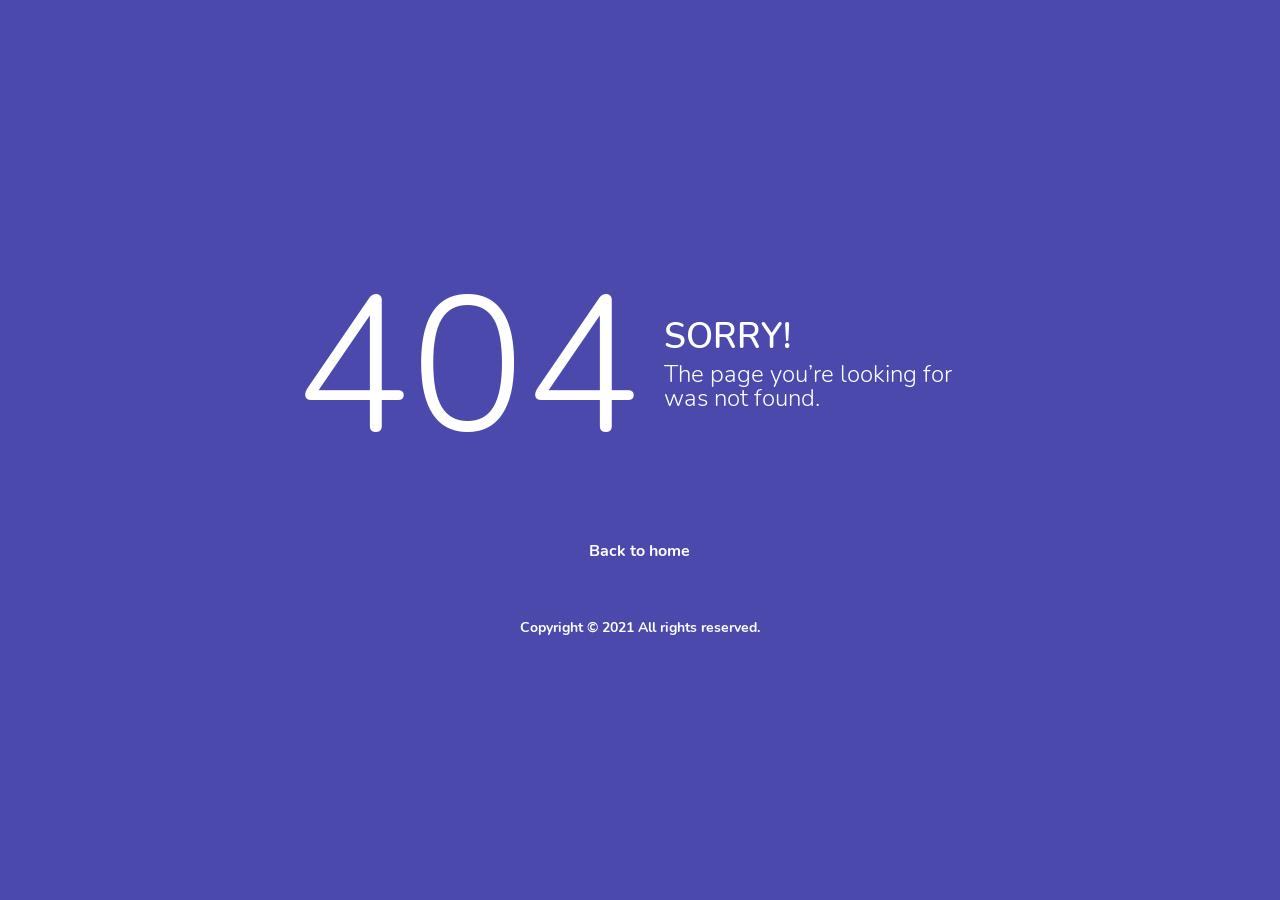
<file: Template/skydash/pages/samples/error-404.html>
<!DOCTYPE html>
<html lang="en">

<head>
  <!-- Required meta tags -->
  <meta charset="utf-8">
  <meta name="viewport" content="width=device-width, initial-scale=1, shrink-to-fit=no">
  <title>Skydash Admin</title>
  <!-- plugins:css -->
  <link rel="stylesheet" href="../../vendors/feather/feather.css">
  <link rel="stylesheet" href="../../vendors/ti-icons/css/themify-icons.css">
  <link rel="stylesheet" href="../../vendors/css/vendor.bundle.base.css">
  <!-- endinject -->
  <!-- Plugin css for this page -->
  <!-- End plugin css for this page -->
  <!-- inject:css -->
  <link rel="stylesheet" href="../../css/vertical-layout-light/style.css">
  <!-- endinject -->
  <link rel="shortcut icon" href="../../images/favicon.png" />
</head>

<body>
  <div class="container-scroller">
    <div class="container-fluid page-body-wrapper full-page-wrapper">
      <div class="content-wrapper d-flex align-items-center text-center error-page bg-primary">
        <div class="row flex-grow">
          <div class="col-lg-7 mx-auto text-white">
            <div class="row align-items-center d-flex flex-row">
              <div class="col-lg-6 text-lg-right pr-lg-4">
                <h1 class="display-1 mb-0">404</h1>
              </div>
              <div class="col-lg-6 error-page-divider text-lg-left pl-lg-4">
                <h2>SORRY!</h2>
                <h3 class="font-weight-light">The page you’re looking for was not found.</h3>
              </div>
            </div>
            <div class="row mt-5">
              <div class="col-12 text-center mt-xl-2">
                <a class="text-white font-weight-medium" href="../../index.html">Back to home</a>
              </div>
            </div>
            <div class="row mt-5">
              <div class="col-12 mt-xl-2">
                <p class="text-white font-weight-medium text-center">Copyright &copy; 2021  All rights reserved.</p>
              </div>
            </div>
          </div>
        </div>
      </div>
      <!-- content-wrapper ends -->
    </div>
    <!-- page-body-wrapper ends -->
  </div>
  <!-- container-scroller -->
  <!-- plugins:js -->
  <script src="../../vendors/js/vendor.bundle.base.js"></script>
  <!-- endinject -->
  <!-- Plugin js for this page -->
  <!-- End plugin js for this page -->
  <!-- inject:js -->
  <script src="../../js/off-canvas.js"></script>
  <script src="../../js/hoverable-collapse.js"></script>
  <script src="../../js/template.js"></script>
  <script src="../../js/settings.js"></script>
  <script src="../../js/todolist.js"></script>
  <!-- endinject -->
</body>

</html>
</file>
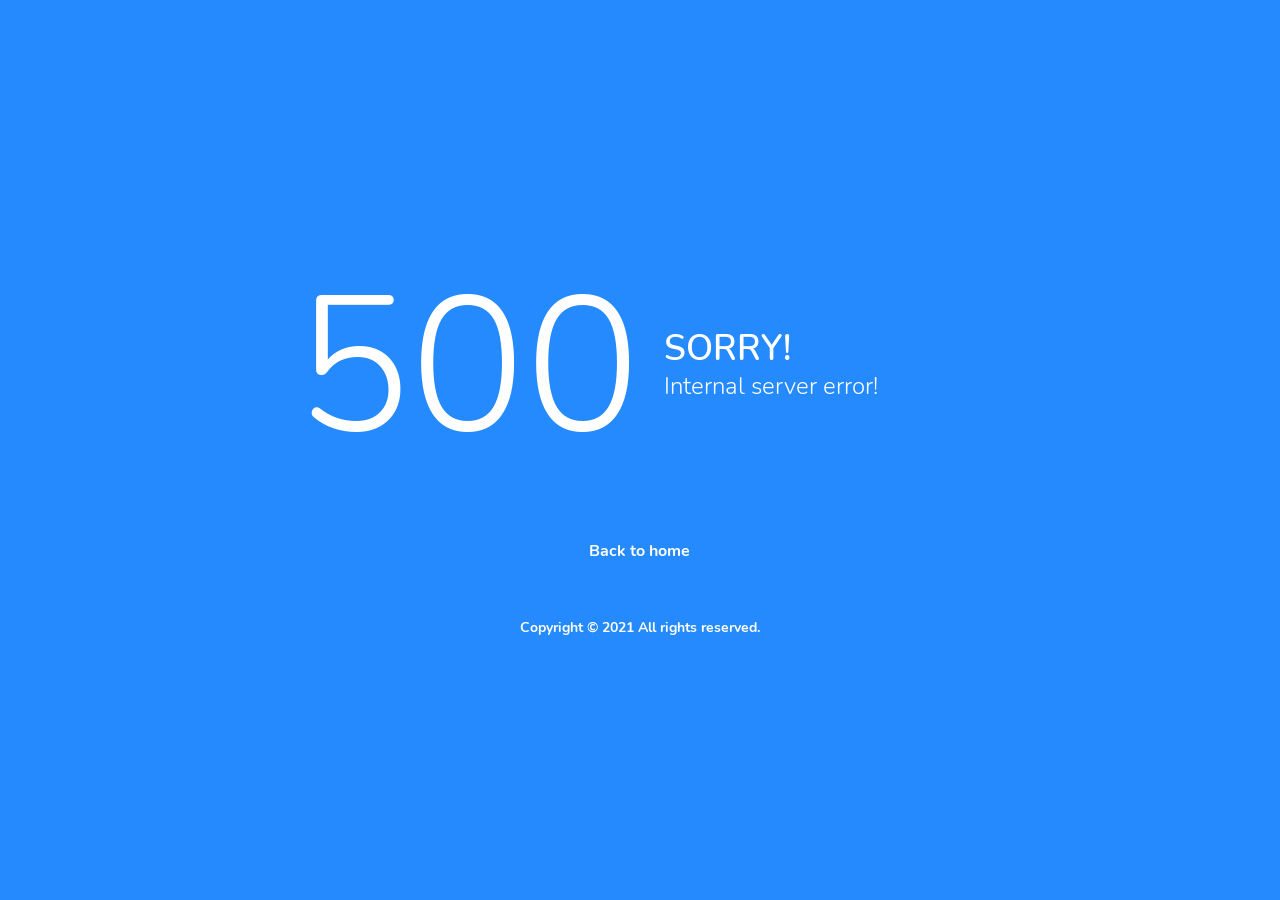
<file: Template/skydash/pages/samples/error-500.html>
<!DOCTYPE html>
<html lang="en">

<head>
  <!-- Required meta tags -->
  <meta charset="utf-8">
  <meta name="viewport" content="width=device-width, initial-scale=1, shrink-to-fit=no">
  <title>Skydash Admin</title>
  <!-- plugins:css -->
  <link rel="stylesheet" href="../../vendors/feather/feather.css">
  <link rel="stylesheet" href="../../vendors/ti-icons/css/themify-icons.css">
  <link rel="stylesheet" href="../../vendors/css/vendor.bundle.base.css">
  <!-- endinject -->
  <!-- Plugin css for this page -->
  <!-- End plugin css for this page -->
  <!-- inject:css -->
  <link rel="stylesheet" href="../../css/vertical-layout-light/style.css">
  <!-- endinject -->
  <link rel="shortcut icon" href="../../images/favicon.png" />
</head>

<body>
  <div class="container-scroller">
    <div class="container-fluid page-body-wrapper full-page-wrapper">
      <div class="content-wrapper d-flex align-items-center text-center error-page bg-info">
        <div class="row flex-grow">
          <div class="col-lg-7 mx-auto text-white">
            <div class="row align-items-center d-flex flex-row">
              <div class="col-lg-6 text-lg-right pr-lg-4">
                <h1 class="display-1 mb-0">500</h1>
              </div>
              <div class="col-lg-6 error-page-divider text-lg-left pl-lg-4">
                <h2>SORRY!</h2>
                <h3 class="font-weight-light">Internal server error!</h3>
              </div>
            </div>
            <div class="row mt-5">
              <div class="col-12 text-center mt-xl-2">
                <a class="text-white font-weight-medium" href="../../index.html">Back to home</a>
              </div>
            </div>
            <div class="row mt-5">
              <div class="col-12 mt-xl-2">
                <p class="text-white font-weight-medium text-center">Copyright &copy; 2021  All rights reserved.</p>
              </div>
            </div>
          </div>
        </div>
      </div>
      <!-- content-wrapper ends -->
    </div>
    <!-- page-body-wrapper ends -->
  </div>
  <!-- container-scroller -->
  <!-- plugins:js -->
  <script src="../../vendors/js/vendor.bundle.base.js"></script>
  <!-- endinject -->
  <!-- Plugin js for this page -->
  <!-- End plugin js for this page -->
  <!-- inject:js -->
  <script src="../../js/off-canvas.js"></script>
  <script src="../../js/hoverable-collapse.js"></script>
  <script src="../../js/template.js"></script>
  <script src="../../js/settings.js"></script>
  <script src="../../js/todolist.js"></script>
  <!-- endinject -->
</body>

</html>
</file>
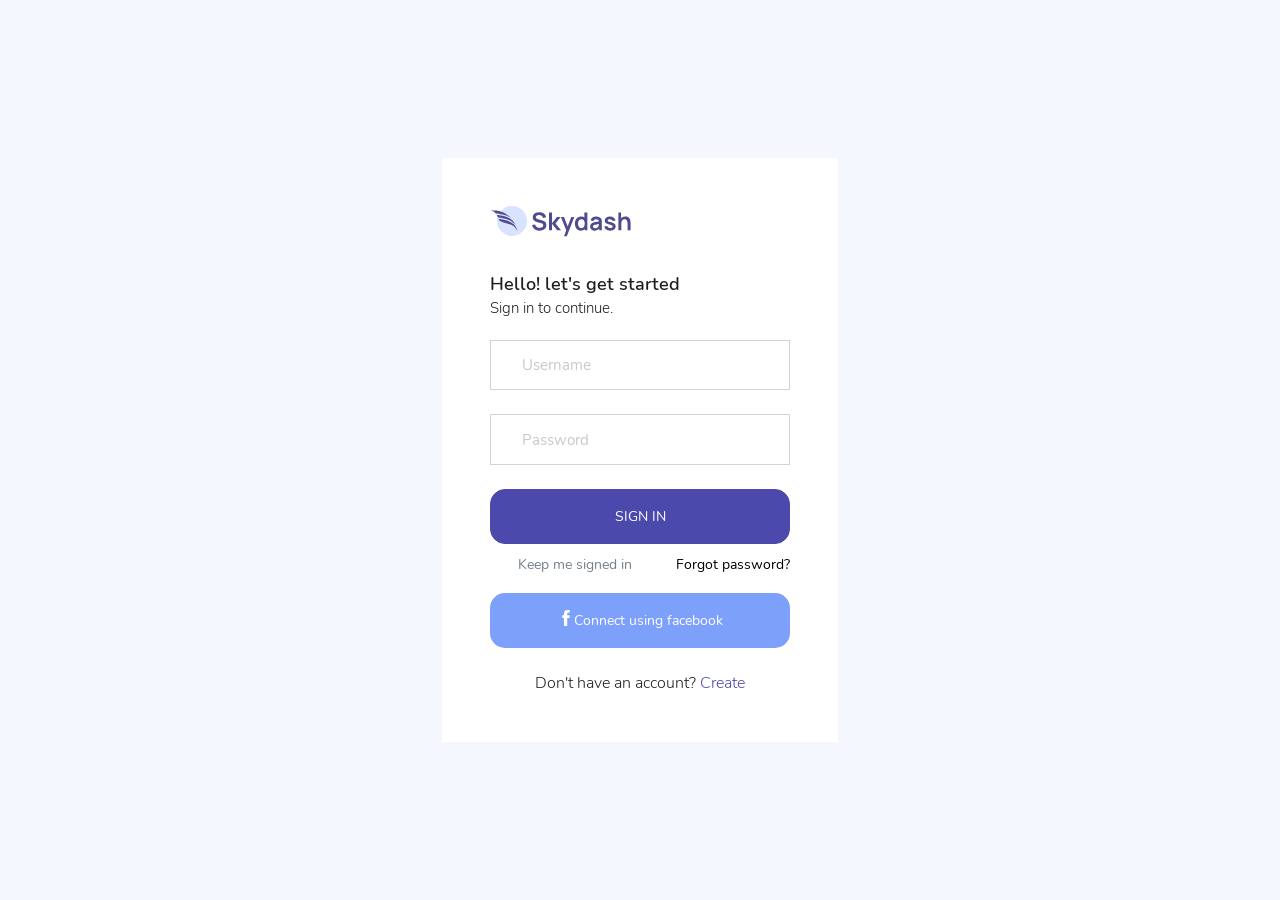
<file: Template/skydash/pages/samples/login.html>
<!DOCTYPE html>
<html lang="en">

<head>
  <!-- Required meta tags -->
  <meta charset="utf-8">
  <meta name="viewport" content="width=device-width, initial-scale=1, shrink-to-fit=no">
  <title>Skydash Admin</title>
  <!-- plugins:css -->
  <link rel="stylesheet" href="../../vendors/feather/feather.css">
  <link rel="stylesheet" href="../../vendors/ti-icons/css/themify-icons.css">
  <link rel="stylesheet" href="../../vendors/css/vendor.bundle.base.css">
  <!-- endinject -->
  <!-- Plugin css for this page -->
  <!-- End plugin css for this page -->
  <!-- inject:css -->
  <link rel="stylesheet" href="../../css/vertical-layout-light/style.css">
  <!-- endinject -->
  <link rel="shortcut icon" href="../../images/favicon.png" />
</head>

<body>
  <div class="container-scroller">
    <div class="container-fluid page-body-wrapper full-page-wrapper">
      <div class="content-wrapper d-flex align-items-center auth px-0">
        <div class="row w-100 mx-0">
          <div class="col-lg-4 mx-auto">
            <div class="auth-form-light text-left py-5 px-4 px-sm-5">
              <div class="brand-logo">
                <img src="../../images/logo.svg" alt="logo">
              </div>
              <h4>Hello! let's get started</h4>
              <h6 class="font-weight-light">Sign in to continue.</h6>
              <form class="pt-3">
                <div class="form-group">
                  <input type="email" class="form-control form-control-lg" id="exampleInputEmail1" placeholder="Username">
                </div>
                <div class="form-group">
                  <input type="password" class="form-control form-control-lg" id="exampleInputPassword1" placeholder="Password">
                </div>
                <div class="mt-3">
                  <a class="btn btn-block btn-primary btn-lg font-weight-medium auth-form-btn" href="../../index.html">SIGN IN</a>
                </div>
                <div class="my-2 d-flex justify-content-between align-items-center">
                  <div class="form-check">
                    <label class="form-check-label text-muted">
                      <input type="checkbox" class="form-check-input">
                      Keep me signed in
                    </label>
                  </div>
                  <a href="#" class="auth-link text-black">Forgot password?</a>
                </div>
                <div class="mb-2">
                  <button type="button" class="btn btn-block btn-facebook auth-form-btn">
                    <i class="ti-facebook mr-2"></i>Connect using facebook
                  </button>
                </div>
                <div class="text-center mt-4 font-weight-light">
                  Don't have an account? <a href="register.html" class="text-primary">Create</a>
                </div>
              </form>
            </div>
          </div>
        </div>
      </div>
      <!-- content-wrapper ends -->
    </div>
    <!-- page-body-wrapper ends -->
  </div>
  <!-- container-scroller -->
  <!-- plugins:js -->
  <script src="../../vendors/js/vendor.bundle.base.js"></script>
  <!-- endinject -->
  <!-- Plugin js for this page -->
  <!-- End plugin js for this page -->
  <!-- inject:js -->
  <script src="../../js/off-canvas.js"></script>
  <script src="../../js/hoverable-collapse.js"></script>
  <script src="../../js/template.js"></script>
  <script src="../../js/settings.js"></script>
  <script src="../../js/todolist.js"></script>
  <!-- endinject -->
</body>

</html>
</file>
<file: Template/skydash/vendors/feather/feather.css>
@charset "UTF-8";
 
@font-face {
  font-family: "feather";
  src:url("fonts/feather-webfont.eot");
  src:url("fonts/feather-webfont.eot?#iefix") format("embedded-opentype"),
    url("fonts/feather-webfont.woff") format("woff"),
    url("fonts/feather-webfont.ttf") format("truetype"),
    url("fonts/feather-webfont.svg#feather") format("svg");
  font-weight: normal;
  font-style: normal;
}

/* Character Mapping Method */
 
[data-icon]:before {
  display: inline-block;
  font-family: "feather";
  content: attr(data-icon);
  font-style: normal;
  font-weight: normal;
  font-variant: normal;
  text-transform: none;
  speak: none;
  line-height: 1;
  -webkit-font-smoothing: antialiased;
  -moz-osx-font-smoothing: grayscale;
}

/* CSS Class Mapping Method */
 
[class^="icon-"],
[class*=" icon-"] {
  display: inline-block;
  font-family: "feather";
  font-style: normal;
  font-weight: normal;
  font-variant: normal;
  text-transform: none;
  speak: none;
  line-height: 1;
  -webkit-font-smoothing: antialiased;
  -moz-osx-font-smoothing: grayscale;
}

.icon-eye:before {
  content: "\e000";
}

.icon-paper-clip:before {
  content: "\e001";
}

.icon-mail:before {
  content: "\e002";
}

.icon-mail:before {
  content: "\e002";
}

.icon-toggle:before {
  content: "\e003";
}

.icon-layout:before {
  content: "\e004";
}

.icon-link:before {
  content: "\e005";
}

.icon-bell:before {
  content: "\e006";
}

.icon-lock:before {
  content: "\e007";
}

.icon-unlock:before {
  content: "\e008";
}

.icon-ribbon:before {
  content: "\e009";
}

.icon-image:before {
  content: "\e010";
}

.icon-signal:before {
  content: "\e011";
}

.icon-target:before {
  content: "\e012";
}

.icon-clipboard:before {
  content: "\e013";
}

.icon-clock:before {
  content: "\e014";
}

.icon-clock:before {
  content: "\e014";
}

.icon-watch:before {
  content: "\e015";
}

.icon-air-play:before {
  content: "\e016";
}

.icon-camera:before {
  content: "\e017";
}

.icon-video:before {
  content: "\e018";
}

.icon-disc:before {
  content: "\e019";
}

.icon-printer:before {
  content: "\e020";
}

.icon-monitor:before {
  content: "\e021";
}

.icon-server:before {
  content: "\e022";
}

.icon-cog:before {
  content: "\e023";
}

.icon-heart:before {
  content: "\e024";
}

.icon-paragraph:before {
  content: "\e025";
}

.icon-align-justify:before {
  content: "\e026";
}

.icon-align-left:before {
  content: "\e027";
}

.icon-align-center:before {
  content: "\e028";
}

.icon-align-right:before {
  content: "\e029";
}

.icon-book:before {
  content: "\e030";
}

.icon-layers:before {
  content: "\e031";
}

.icon-stack:before {
  content: "\e032";
}

.icon-stack-2:before {
  content: "\e033";
}

.icon-paper:before {
  content: "\e034";
}

.icon-paper-stack:before {
  content: "\e035";
}

.icon-search:before {
  content: "\e036";
}

.icon-zoom-in:before {
  content: "\e037";
}

.icon-zoom-out:before {
  content: "\e038";
}

.icon-reply:before {
  content: "\e039";
}

.icon-circle-plus:before {
  content: "\e040";
}

.icon-circle-minus:before {
  content: "\e041";
}

.icon-circle-check:before {
  content: "\e042";
}

.icon-circle-cross:before {
  content: "\e043";
}

.icon-square-plus:before {
  content: "\e044";
}

.icon-square-minus:before {
  content: "\e045";
}

.icon-square-check:before {
  content: "\e046";
}

.icon-square-cross:before {
  content: "\e047";
}

.icon-microphone:before {
  content: "\e048";
}

.icon-record:before {
  content: "\e049";
}

.icon-skip-back:before {
  content: "\e050";
}

.icon-rewind:before {
  content: "\e051";
}

.icon-play:before {
  content: "\e052";
}

.icon-pause:before {
  content: "\e053";
}

.icon-stop:before {
  content: "\e054";
}

.icon-fast-forward:before {
  content: "\e055";
}

.icon-skip-forward:before {
  content: "\e056";
}

.icon-shuffle:before {
  content: "\e057";
}

.icon-repeat:before {
  content: "\e058";
}

.icon-folder:before {
  content: "\e059";
}

.icon-umbrella:before {
  content: "\e060";
}

.icon-moon:before {
  content: "\e061";
}

.icon-thermometer:before {
  content: "\e062";
}

.icon-drop:before {
  content: "\e063";
}

.icon-sun:before {
  content: "\e064";
}

.icon-cloud:before {
  content: "\e065";
}

.icon-cloud-upload:before {
  content: "\e066";
}

.icon-cloud-download:before {
  content: "\e067";
}

.icon-upload:before {
  content: "\e068";
}

.icon-download:before {
  content: "\e069";
}

.icon-location:before {
  content: "\e070";
}

.icon-location-2:before {
  content: "\e071";
}

.icon-map:before {
  content: "\e072";
}

.icon-battery:before {
  content: "\e073";
}

.icon-head:before {
  content: "\e074";
}

.icon-briefcase:before {
  content: "\e075";
}

.icon-speech-bubble:before {
  content: "\e076";
}

.icon-anchor:before {
  content: "\e077";
}

.icon-globe:before {
  content: "\e078";
}

.icon-box:before {
  content: "\e079";
}

.icon-reload:before {
  content: "\e080";
}

.icon-share:before {
  content: "\e081";
}

.icon-marquee:before {
  content: "\e082";
}

.icon-marquee-plus:before {
  content: "\e083";
}

.icon-marquee-minus:before {
  content: "\e084";
}

.icon-tag:before {
  content: "\e085";
}

.icon-power:before {
  content: "\e086";
}

.icon-command:before {
  content: "\e087";
}

.icon-alt:before {
  content: "\e088";
}

.icon-esc:before {
  content: "\e089";
}

.icon-bar-graph:before {
  content: "\e090";
}

.icon-bar-graph-2:before {
  content: "\e091";
}

.icon-pie-graph:before {
  content: "\e092";
}

.icon-star:before {
  content: "\e093";
}

.icon-arrow-left:before {
  content: "\e094";
}

.icon-arrow-right:before {
  content: "\e095";
}

.icon-arrow-up:before {
  content: "\e096";
}

.icon-arrow-down:before {
  content: "\e097";
}

.icon-volume:before {
  content: "\e098";
}

.icon-mute:before {
  content: "\e099";
}

.icon-content-right:before {
  content: "\e100";
}

.icon-content-left:before {
  content: "\e101";
}

.icon-grid:before {
  content: "\e102";
}

.icon-grid-2:before {
  content: "\e103";
}

.icon-columns:before {
  content: "\e104";
}

.icon-loader:before {
  content: "\e105";
}

.icon-bag:before {
  content: "\e106";
}

.icon-ban:before {
  content: "\e107";
}

.icon-flag:before {
  content: "\e108";
}

.icon-trash:before {
  content: "\e109";
}

.icon-expand:before {
  content: "\e110";
}

.icon-contract:before {
  content: "\e111";
}

.icon-maximize:before {
  content: "\e112";
}

.icon-minimize:before {
  content: "\e113";
}

.icon-plus:before {
  content: "\e114";
}

.icon-minus:before {
  content: "\e115";
}

.icon-check:before {
  content: "\e116";
}

.icon-cross:before {
  content: "\e117";
}

.icon-move:before {
  content: "\e118";
}

.icon-delete:before {
  content: "\e119";
}

.icon-menu:before {
  content: "\e120";
}

.icon-archive:before {
  content: "\e121";
}

.icon-inbox:before {
  content: "\e122";
}

.icon-outbox:before {
  content: "\e123";
}

.icon-file:before {
  content: "\e124";
}

.icon-file-add:before {
  content: "\e125";
}

.icon-file-subtract:before {
  content: "\e126";
}

.icon-help:before {
  content: "\e127";
}

.icon-open:before {
  content: "\e128";
}

.icon-ellipsis:before {
  content: "\e129";
}
</file>
<file: Template/skydash/vendors/ti-icons/css/themify-icons.css>
@font-face {
	font-family: 'themify';
	src:url('../fonts/themify.eot');
	src:url('../fonts/themify.eot?#iefix') format('embedded-opentype'),
		url('../fonts/themify.woff') format('woff'),
		url('../fonts/themify.ttf') format('truetype'),
		url('../fonts/themify.svg') format('svg');
	font-weight: normal;
	font-style: normal;
}

[class^="ti-"], [class*=" ti-"] {
	font-family: 'themify';
	speak: none;
	font-style: normal;
	font-weight: normal;
	font-variant: normal;
	text-transform: none;
	line-height: 1;

	/* Better Font Rendering =========== */
	-webkit-font-smoothing: antialiased;
	-moz-osx-font-smoothing: grayscale;
}

.ti-wand:before {
	content: "\e600";
}
.ti-volume:before {
	content: "\e601";
}
.ti-user:before {
	content: "\e602";
}
.ti-unlock:before {
	content: "\e603";
}
.ti-unlink:before {
	content: "\e604";
}
.ti-trash:before {
	content: "\e605";
}
.ti-thought:before {
	content: "\e606";
}
.ti-target:before {
	content: "\e607";
}
.ti-tag:before {
	content: "\e608";
}
.ti-tablet:before {
	content: "\e609";
}
.ti-star:before {
	content: "\e60a";
}
.ti-spray:before {
	content: "\e60b";
}
.ti-signal:before {
	content: "\e60c";
}
.ti-shopping-cart:before {
	content: "\e60d";
}
.ti-shopping-cart-full:before {
	content: "\e60e";
}
.ti-settings:before {
	content: "\e60f";
}
.ti-search:before {
	content: "\e610";
}
.ti-zoom-in:before {
	content: "\e611";
}
.ti-zoom-out:before {
	content: "\e612";
}
.ti-cut:before {
	content: "\e613";
}
.ti-ruler:before {
	content: "\e614";
}
.ti-ruler-pencil:before {
	content: "\e615";
}
.ti-ruler-alt:before {
	content: "\e616";
}
.ti-bookmark:before {
	content: "\e617";
}
.ti-bookmark-alt:before {
	content: "\e618";
}
.ti-reload:before {
	content: "\e619";
}
.ti-plus:before {
	content: "\e61a";
}
.ti-pin:before {
	content: "\e61b";
}
.ti-pencil:before {
	content: "\e61c";
}
.ti-pencil-alt:before {
	content: "\e61d";
}
.ti-paint-roller:before {
	content: "\e61e";
}
.ti-paint-bucket:before {
	content: "\e61f";
}
.ti-na:before {
	content: "\e620";
}
.ti-mobile:before {
	content: "\e621";
}
.ti-minus:before {
	content: "\e622";
}
.ti-medall:before {
	content: "\e623";
}
.ti-medall-alt:before {
	content: "\e624";
}
.ti-marker:before {
	content: "\e625";
}
.ti-marker-alt:before {
	content: "\e626";
}
.ti-arrow-up:before {
	content: "\e627";
}
.ti-arrow-right:before {
	content: "\e628";
}
.ti-arrow-left:before {
	content: "\e629";
}
.ti-arrow-down:before {
	content: "\e62a";
}
.ti-lock:before {
	content: "\e62b";
}
.ti-location-arrow:before {
	content: "\e62c";
}
.ti-link:before {
	content: "\e62d";
}
.ti-layout:before {
	content: "\e62e";
}
.ti-layers:before {
	content: "\e62f";
}
.ti-layers-alt:before {
	content: "\e630";
}
.ti-key:before {
	content: "\e631";
}
.ti-import:before {
	content: "\e632";
}
.ti-image:before {
	content: "\e633";
}
.ti-heart:before {
	content: "\e634";
}
.ti-heart-broken:before {
	content: "\e635";
}
.ti-hand-stop:before {
	content: "\e636";
}
.ti-hand-open:before {
	content: "\e637";
}
.ti-hand-drag:before {
	content: "\e638";
}
.ti-folder:before {
	content: "\e639";
}
.ti-flag:before {
	content: "\e63a";
}
.ti-flag-alt:before {
	content: "\e63b";
}
.ti-flag-alt-2:before {
	content: "\e63c";
}
.ti-eye:before {
	content: "\e63d";
}
.ti-export:before {
	content: "\e63e";
}
.ti-exchange-vertical:before {
	content: "\e63f";
}
.ti-desktop:before {
	content: "\e640";
}
.ti-cup:before {
	content: "\e641";
}
.ti-crown:before {
	content: "\e642";
}
.ti-comments:before {
	content: "\e643";
}
.ti-comment:before {
	content: "\e644";
}
.ti-comment-alt:before {
	content: "\e645";
}
.ti-close:before {
	content: "\e646";
}
.ti-clip:before {
	content: "\e647";
}
.ti-angle-up:before {
	content: "\e648";
}
.ti-angle-right:before {
	content: "\e649";
}
.ti-angle-left:before {
	content: "\e64a";
}
.ti-angle-down:before {
	content: "\e64b";
}
.ti-check:before {
	content: "\e64c";
}
.ti-check-box:before {
	content: "\e64d";
}
.ti-camera:before {
	content: "\e64e";
}
.ti-announcement:before {
	content: "\e64f";
}
.ti-brush:before {
	content: "\e650";
}
.ti-briefcase:before {
	content: "\e651";
}
.ti-bolt:before {
	content: "\e652";
}
.ti-bolt-alt:before {
	content: "\e653";
}
.ti-blackboard:before {
	content: "\e654";
}
.ti-bag:before {
	content: "\e655";
}
.ti-move:before {
	content: "\e656";
}
.ti-arrows-vertical:before {
	content: "\e657";
}
.ti-arrows-horizontal:before {
	content: "\e658";
}
.ti-fullscreen:before {
	content: "\e659";
}
.ti-arrow-top-right:before {
	content: "\e65a";
}
.ti-arrow-top-left:before {
	content: "\e65b";
}
.ti-arrow-circle-up:before {
	content: "\e65c";
}
.ti-arrow-circle-right:before {
	content: "\e65d";
}
.ti-arrow-circle-left:before {
	content: "\e65e";
}
.ti-arrow-circle-down:before {
	content: "\e65f";
}
.ti-angle-double-up:before {
	content: "\e660";
}
.ti-angle-double-right:before {
	content: "\e661";
}
.ti-angle-double-left:before {
	content: "\e662";
}
.ti-angle-double-down:before {
	content: "\e663";
}
.ti-zip:before {
	content: "\e664";
}
.ti-world:before {
	content: "\e665";
}
.ti-wheelchair:before {
	content: "\e666";
}
.ti-view-list:before {
	content: "\e667";
}
.ti-view-list-alt:before {
	content: "\e668";
}
.ti-view-grid:before {
	content: "\e669";
}
.ti-uppercase:before {
	content: "\e66a";
}
.ti-upload:before {
	content: "\e66b";
}
.ti-underline:before {
	content: "\e66c";
}
.ti-truck:before {
	content: "\e66d";
}
.ti-timer:before {
	content: "\e66e";
}
.ti-ticket:before {
	content: "\e66f";
}
.ti-thumb-up:before {
	content: "\e670";
}
.ti-thumb-down:before {
	content: "\e671";
}
.ti-text:before {
	content: "\e672";
}
.ti-stats-up:before {
	content: "\e673";
}
.ti-stats-down:before {
	content: "\e674";
}
.ti-split-v:before {
	content: "\e675";
}
.ti-split-h:before {
	content: "\e676";
}
.ti-smallcap:before {
	content: "\e677";
}
.ti-shine:before {
	content: "\e678";
}
.ti-shift-right:before {
	content: "\e679";
}
.ti-shift-left:before {
	content: "\e67a";
}
.ti-shield:before {
	content: "\e67b";
}
.ti-notepad:before {
	content: "\e67c";
}
.ti-server:before {
	content: "\e67d";
}
.ti-quote-right:before {
	content: "\e67e";
}
.ti-quote-left:before {
	content: "\e67f";
}
.ti-pulse:before {
	content: "\e680";
}
.ti-printer:before {
	content: "\e681";
}
.ti-power-off:before {
	content: "\e682";
}
.ti-plug:before {
	content: "\e683";
}
.ti-pie-chart:before {
	content: "\e684";
}
.ti-paragraph:before {
	content: "\e685";
}
.ti-panel:before {
	content: "\e686";
}
.ti-package:before {
	content: "\e687";
}
.ti-music:before {
	content: "\e688";
}
.ti-music-alt:before {
	content: "\e689";
}
.ti-mouse:before {
	content: "\e68a";
}
.ti-mouse-alt:before {
	content: "\e68b";
}
.ti-money:before {
	content: "\e68c";
}
.ti-microphone:before {
	content: "\e68d";
}
.ti-menu:before {
	content: "\e68e";
}
.ti-menu-alt:before {
	content: "\e68f";
}
.ti-map:before {
	content: "\e690";
}
.ti-map-alt:before {
	content: "\e691";
}
.ti-loop:before {
	content: "\e692";
}
.ti-location-pin:before {
	content: "\e693";
}
.ti-list:before {
	content: "\e694";
}
.ti-light-bulb:before {
	content: "\e695";
}
.ti-Italic:before {
	content: "\e696";
}
.ti-info:before {
	content: "\e697";
}
.ti-infinite:before {
	content: "\e698";
}
.ti-id-badge:before {
	content: "\e699";
}
.ti-hummer:before {
	content: "\e69a";
}
.ti-home:before {
	content: "\e69b";
}
.ti-help:before {
	content: "\e69c";
}
.ti-headphone:before {
	content: "\e69d";
}
.ti-harddrives:before {
	content: "\e69e";
}
.ti-harddrive:before {
	content: "\e69f";
}
.ti-gift:before {
	content: "\e6a0";
}
.ti-game:before {
	content: "\e6a1";
}
.ti-filter:before {
	content: "\e6a2";
}
.ti-files:before {
	content: "\e6a3";
}
.ti-file:before {
	content: "\e6a4";
}
.ti-eraser:before {
	content: "\e6a5";
}
.ti-envelope:before {
	content: "\e6a6";
}
.ti-download:before {
	content: "\e6a7";
}
.ti-direction:before {
	content: "\e6a8";
}
.ti-direction-alt:before {
	content: "\e6a9";
}
.ti-dashboard:before {
	content: "\e6aa";
}
.ti-control-stop:before {
	content: "\e6ab";
}
.ti-control-shuffle:before {
	content: "\e6ac";
}
.ti-control-play:before {
	content: "\e6ad";
}
.ti-control-pause:before {
	content: "\e6ae";
}
.ti-control-forward:before {
	content: "\e6af";
}
.ti-control-backward:before {
	content: "\e6b0";
}
.ti-cloud:before {
	content: "\e6b1";
}
.ti-cloud-up:before {
	content: "\e6b2";
}
.ti-cloud-down:before {
	content: "\e6b3";
}
.ti-clipboard:before {
	content: "\e6b4";
}
.ti-car:before {
	content: "\e6b5";
}
.ti-calendar:before {
	content: "\e6b6";
}
.ti-book:before {
	content: "\e6b7";
}
.ti-bell:before {
	content: "\e6b8";
}
.ti-basketball:before {
	content: "\e6b9";
}
.ti-bar-chart:before {
	content: "\e6ba";
}
.ti-bar-chart-alt:before {
	content: "\e6bb";
}
.ti-back-right:before {
	content: "\e6bc";
}
.ti-back-left:before {
	content: "\e6bd";
}
.ti-arrows-corner:before {
	content: "\e6be";
}
.ti-archive:before {
	content: "\e6bf";
}
.ti-anchor:before {
	content: "\e6c0";
}
.ti-align-right:before {
	content: "\e6c1";
}
.ti-align-left:before {
	content: "\e6c2";
}
.ti-align-justify:before {
	content: "\e6c3";
}
.ti-align-center:before {
	content: "\e6c4";
}
.ti-alert:before {
	content: "\e6c5";
}
.ti-alarm-clock:before {
	content: "\e6c6";
}
.ti-agenda:before {
	content: "\e6c7";
}
.ti-write:before {
	content: "\e6c8";
}
.ti-window:before {
	content: "\e6c9";
}
.ti-widgetized:before {
	content: "\e6ca";
}
.ti-widget:before {
	content: "\e6cb";
}
.ti-widget-alt:before {
	content: "\e6cc";
}
.ti-wallet:before {
	content: "\e6cd";
}
.ti-video-clapper:before {
	content: "\e6ce";
}
.ti-video-camera:before {
	content: "\e6cf";
}
.ti-vector:before {
	content: "\e6d0";
}
.ti-themify-logo:before {
	content: "\e6d1";
}
.ti-themify-favicon:before {
	content: "\e6d2";
}
.ti-themify-favicon-alt:before {
	content: "\e6d3";
}
.ti-support:before {
	content: "\e6d4";
}
.ti-stamp:before {
	content: "\e6d5";
}
.ti-split-v-alt:before {
	content: "\e6d6";
}
.ti-slice:before {
	content: "\e6d7";
}
.ti-shortcode:before {
	content: "\e6d8";
}
.ti-shift-right-alt:before {
	content: "\e6d9";
}
.ti-shift-left-alt:before {
	content: "\e6da";
}
.ti-ruler-alt-2:before {
	content: "\e6db";
}
.ti-receipt:before {
	content: "\e6dc";
}
.ti-pin2:before {
	content: "\e6dd";
}
.ti-pin-alt:before {
	content: "\e6de";
}
.ti-pencil-alt2:before {
	content: "\e6df";
}
.ti-palette:before {
	content: "\e6e0";
}
.ti-more:before {
	content: "\e6e1";
}
.ti-more-alt:before {
	content: "\e6e2";
}
.ti-microphone-alt:before {
	content: "\e6e3";
}
.ti-magnet:before {
	content: "\e6e4";
}
.ti-line-double:before {
	content: "\e6e5";
}
.ti-line-dotted:before {
	content: "\e6e6";
}
.ti-line-dashed:before {
	content: "\e6e7";
}
.ti-layout-width-full:before {
	content: "\e6e8";
}
.ti-layout-width-default:before {
	content: "\e6e9";
}
.ti-layout-width-default-alt:before {
	content: "\e6ea";
}
.ti-layout-tab:before {
	content: "\e6eb";
}
.ti-layout-tab-window:before {
	content: "\e6ec";
}
.ti-layout-tab-v:before {
	content: "\e6ed";
}
.ti-layout-tab-min:before {
	content: "\e6ee";
}
.ti-layout-slider:before {
	content: "\e6ef";
}
.ti-layout-slider-alt:before {
	content: "\e6f0";
}
.ti-layout-sidebar-right:before {
	content: "\e6f1";
}
.ti-layout-sidebar-none:before {
	content: "\e6f2";
}
.ti-layout-sidebar-left:before {
	content: "\e6f3";
}
.ti-layout-placeholder:before {
	content: "\e6f4";
}
.ti-layout-menu:before {
	content: "\e6f5";
}
.ti-layout-menu-v:before {
	content: "\e6f6";
}
.ti-layout-menu-separated:before {
	content: "\e6f7";
}
.ti-layout-menu-full:before {
	content: "\e6f8";
}
.ti-layout-media-right-alt:before {
	content: "\e6f9";
}
.ti-layout-media-right:before {
	content: "\e6fa";
}
.ti-layout-media-overlay:before {
	content: "\e6fb";
}
.ti-layout-media-overlay-alt:before {
	content: "\e6fc";
}
.ti-layout-media-overlay-alt-2:before {
	content: "\e6fd";
}
.ti-layout-media-left-alt:before {
	content: "\e6fe";
}
.ti-layout-media-left:before {
	content: "\e6ff";
}
.ti-layout-media-center-alt:before {
	content: "\e700";
}
.ti-layout-media-center:before {
	content: "\e701";
}
.ti-layout-list-thumb:before {
	content: "\e702";
}
.ti-layout-list-thumb-alt:before {
	content: "\e703";
}
.ti-layout-list-post:before {
	content: "\e704";
}
.ti-layout-list-large-image:before {
	content: "\e705";
}
.ti-layout-line-solid:before {
	content: "\e706";
}
.ti-layout-grid4:before {
	content: "\e707";
}
.ti-layout-grid3:before {
	content: "\e708";
}
.ti-layout-grid2:before {
	content: "\e709";
}
.ti-layout-grid2-thumb:before {
	content: "\e70a";
}
.ti-layout-cta-right:before {
	content: "\e70b";
}
.ti-layout-cta-left:before {
	content: "\e70c";
}
.ti-layout-cta-center:before {
	content: "\e70d";
}
.ti-layout-cta-btn-right:before {
	content: "\e70e";
}
.ti-layout-cta-btn-left:before {
	content: "\e70f";
}
.ti-layout-column4:before {
	content: "\e710";
}
.ti-layout-column3:before {
	content: "\e711";
}
.ti-layout-column2:before {
	content: "\e712";
}
.ti-layout-accordion-separated:before {
	content: "\e713";
}
.ti-layout-accordion-merged:before {
	content: "\e714";
}
.ti-layout-accordion-list:before {
	content: "\e715";
}
.ti-ink-pen:before {
	content: "\e716";
}
.ti-info-alt:before {
	content: "\e717";
}
.ti-help-alt:before {
	content: "\e718";
}
.ti-headphone-alt:before {
	content: "\e719";
}
.ti-hand-point-up:before {
	content: "\e71a";
}
.ti-hand-point-right:before {
	content: "\e71b";
}
.ti-hand-point-left:before {
	content: "\e71c";
}
.ti-hand-point-down:before {
	content: "\e71d";
}
.ti-gallery:before {
	content: "\e71e";
}
.ti-face-smile:before {
	content: "\e71f";
}
.ti-face-sad:before {
	content: "\e720";
}
.ti-credit-card:before {
	content: "\e721";
}
.ti-control-skip-forward:before {
	content: "\e722";
}
.ti-control-skip-backward:before {
	content: "\e723";
}
.ti-control-record:before {
	content: "\e724";
}
.ti-control-eject:before {
	content: "\e725";
}
.ti-comments-smiley:before {
	content: "\e726";
}
.ti-brush-alt:before {
	content: "\e727";
}
.ti-youtube:before {
	content: "\e728";
}
.ti-vimeo:before {
	content: "\e729";
}
.ti-twitter:before {
	content: "\e72a";
}
.ti-time:before {
	content: "\e72b";
}
.ti-tumblr:before {
	content: "\e72c";
}
.ti-skype:before {
	content: "\e72d";
}
.ti-share:before {
	content: "\e72e";
}
.ti-share-alt:before {
	content: "\e72f";
}
.ti-rocket:before {
	content: "\e730";
}
.ti-pinterest:before {
	content: "\e731";
}
.ti-new-window:before {
	content: "\e732";
}
.ti-microsoft:before {
	content: "\e733";
}
.ti-list-ol:before {
	content: "\e734";
}
.ti-linkedin:before {
	content: "\e735";
}
.ti-layout-sidebar-2:before {
	content: "\e736";
}
.ti-layout-grid4-alt:before {
	content: "\e737";
}
.ti-layout-grid3-alt:before {
	content: "\e738";
}
.ti-layout-grid2-alt:before {
	content: "\e739";
}
.ti-layout-column4-alt:before {
	content: "\e73a";
}
.ti-layout-column3-alt:before {
	content: "\e73b";
}
.ti-layout-column2-alt:before {
	content: "\e73c";
}
.ti-instagram:before {
	content: "\e73d";
}
.ti-google:before {
	content: "\e73e";
}
.ti-github:before {
	content: "\e73f";
}
.ti-flickr:before {
	content: "\e740";
}
.ti-facebook:before {
	content: "\e741";
}
.ti-dropbox:before {
	content: "\e742";
}
.ti-dribbble:before {
	content: "\e743";
}
.ti-apple:before {
	content: "\e744";
}
.ti-android:before {
	content: "\e745";
}
.ti-save:before {
	content: "\e746";
}
.ti-save-alt:before {
	content: "\e747";
}
.ti-yahoo:before {
	content: "\e748";
}
.ti-wordpress:before {
	content: "\e749";
}
.ti-vimeo-alt:before {
	content: "\e74a";
}
.ti-twitter-alt:before {
	content: "\e74b";
}
.ti-tumblr-alt:before {
	content: "\e74c";
}
.ti-trello:before {
	content: "\e74d";
}
.ti-stack-overflow:before {
	content: "\e74e";
}
.ti-soundcloud:before {
	content: "\e74f";
}
.ti-sharethis:before {
	content: "\e750";
}
.ti-sharethis-alt:before {
	content: "\e751";
}
.ti-reddit:before {
	content: "\e752";
}
.ti-pinterest-alt:before {
	content: "\e753";
}
.ti-microsoft-alt:before {
	content: "\e754";
}
.ti-linux:before {
	content: "\e755";
}
.ti-jsfiddle:before {
	content: "\e756";
}
.ti-joomla:before {
	content: "\e757";
}
.ti-html5:before {
	content: "\e758";
}
.ti-flickr-alt:before {
	content: "\e759";
}
.ti-email:before {
	content: "\e75a";
}
.ti-drupal:before {
	content: "\e75b";
}
.ti-dropbox-alt:before {
	content: "\e75c";
}
.ti-css3:before {
	content: "\e75d";
}
.ti-rss:before {
	content: "\e75e";
}
.ti-rss-alt:before {
	content: "\e75f";
}
</file>
<file: Template/skydash/vendors/css/vendor.bundle.base.css>
/*
 * Container style
 */
.ps {
  overflow: hidden !important;
  overflow-anchor: none;
  -ms-overflow-style: none;
  touch-action: auto;
  -ms-touch-action: auto;
}

/*
 * Scrollbar rail styles
 */
.ps__rail-x {
  display: none;
  opacity: 0;
  transition: background-color .2s linear, opacity .2s linear;
  -webkit-transition: background-color .2s linear, opacity .2s linear;
  height: 15px;
  /* there must be 'bottom' or 'top' for ps__rail-x */
  bottom: 0px;
  /* please don't change 'position' */
  position: absolute;
}

.ps__rail-y {
  display: none;
  opacity: 0;
  transition: background-color .2s linear, opacity .2s linear;
  -webkit-transition: background-color .2s linear, opacity .2s linear;
  width: 15px;
  /* there must be 'right' or 'left' for ps__rail-y */
  right: 0;
  /* please don't change 'position' */
  position: absolute;
}

.ps--active-x > .ps__rail-x,
.ps--active-y > .ps__rail-y {
  display: block;
  background-color: transparent;
}

.ps:hover > .ps__rail-x,
.ps:hover > .ps__rail-y,
.ps--focus > .ps__rail-x,
.ps--focus > .ps__rail-y,
.ps--scrolling-x > .ps__rail-x,
.ps--scrolling-y > .ps__rail-y {
  opacity: 0.6;
}

.ps .ps__rail-x:hover,
.ps .ps__rail-y:hover,
.ps .ps__rail-x:focus,
.ps .ps__rail-y:focus,
.ps .ps__rail-x.ps--clicking,
.ps .ps__rail-y.ps--clicking {
  background-color: #eee;
  opacity: 0.9;
}

/*
 * Scrollbar thumb styles
 */
.ps__thumb-x {
  background-color: #aaa;
  border-radius: 6px;
  transition: background-color .2s linear, height .2s ease-in-out;
  -webkit-transition: background-color .2s linear, height .2s ease-in-out;
  height: 6px;
  /* there must be 'bottom' for ps__thumb-x */
  bottom: 2px;
  /* please don't change 'position' */
  position: absolute;
}

.ps__thumb-y {
  background-color: #aaa;
  border-radius: 6px;
  transition: background-color .2s linear, width .2s ease-in-out;
  -webkit-transition: background-color .2s linear, width .2s ease-in-out;
  width: 6px;
  /* there must be 'right' for ps__thumb-y */
  right: 2px;
  /* please don't change 'position' */
  position: absolute;
}

.ps__rail-x:hover > .ps__thumb-x,
.ps__rail-x:focus > .ps__thumb-x,
.ps__rail-x.ps--clicking .ps__thumb-x {
  background-color: #999;
  height: 11px;
}

.ps__rail-y:hover > .ps__thumb-y,
.ps__rail-y:focus > .ps__thumb-y,
.ps__rail-y.ps--clicking .ps__thumb-y {
  background-color: #999;
  width: 11px;
}

/* MS supports */
@supports (-ms-overflow-style: none) {
  .ps {
    overflow: auto !important;
  }
}

@media screen and (-ms-high-contrast: active), (-ms-high-contrast: none) {
  .ps {
    overflow: auto !important;
  }
}
</file>
